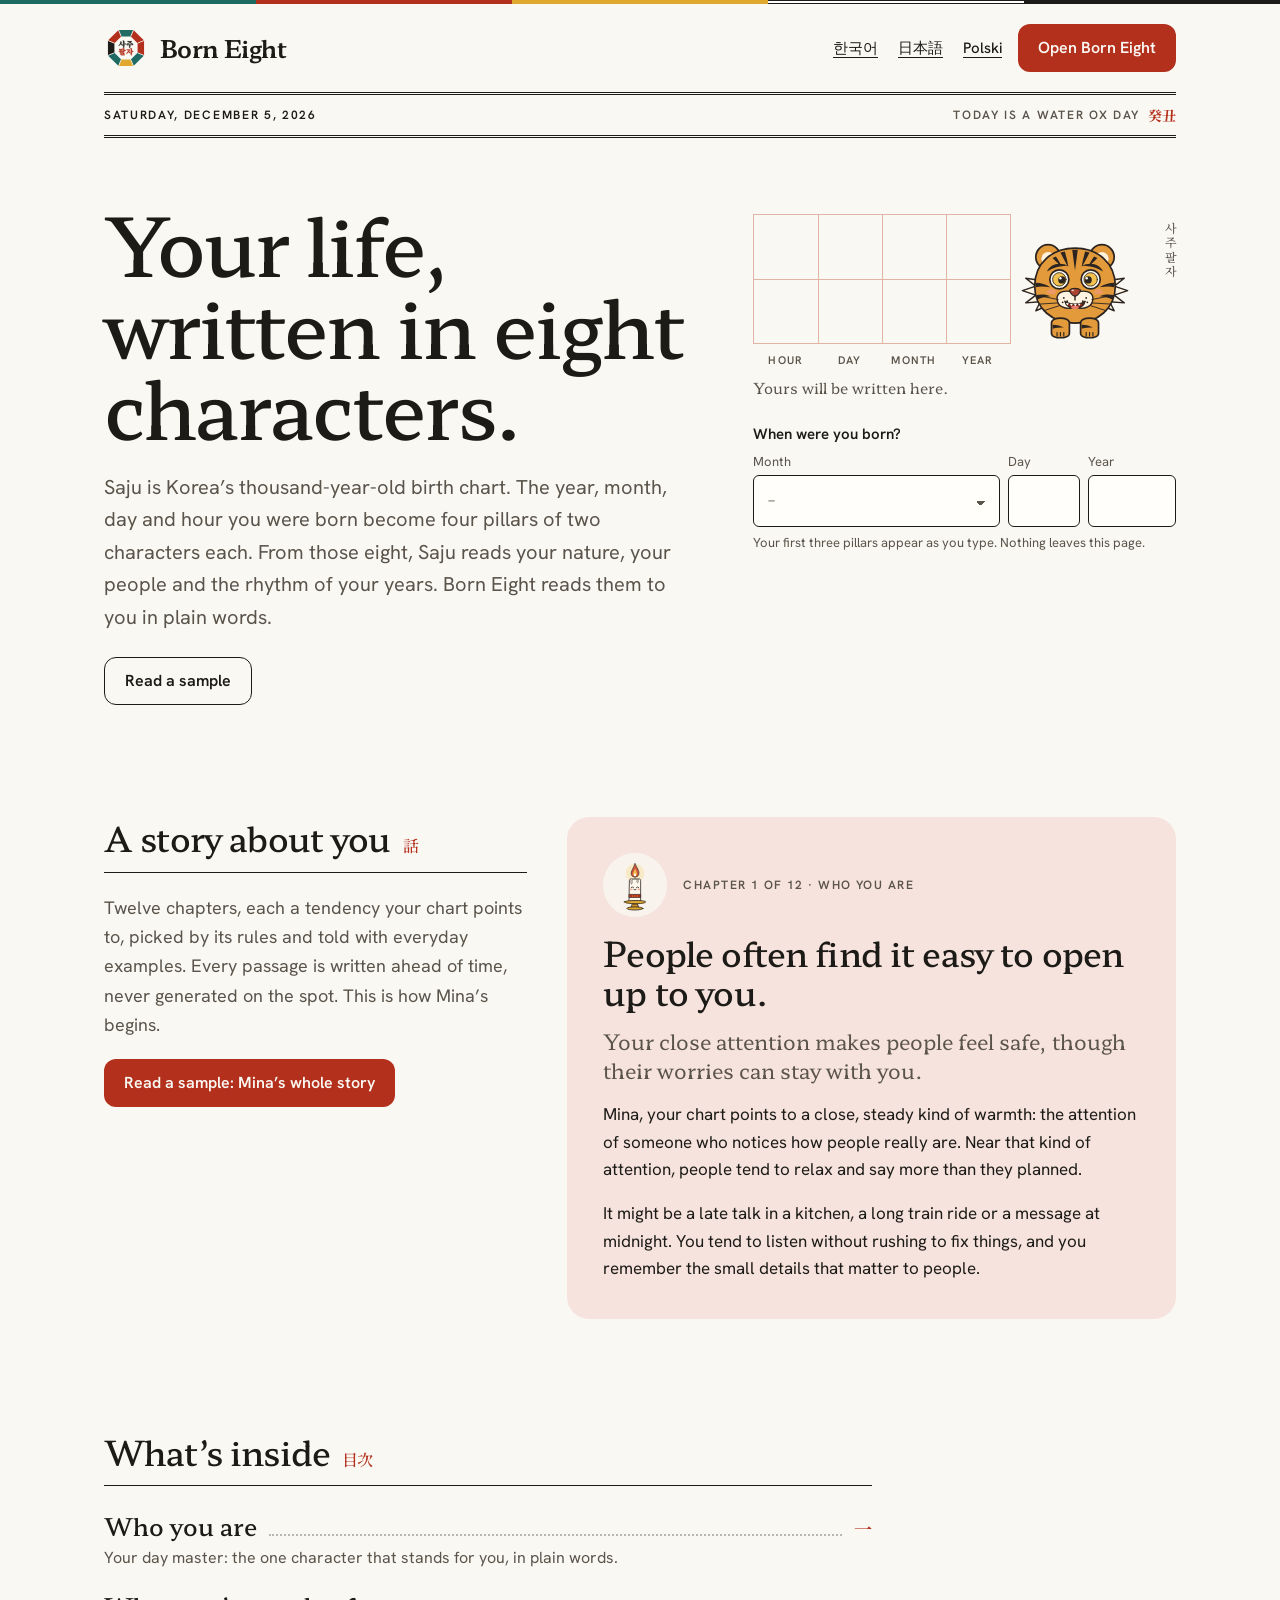
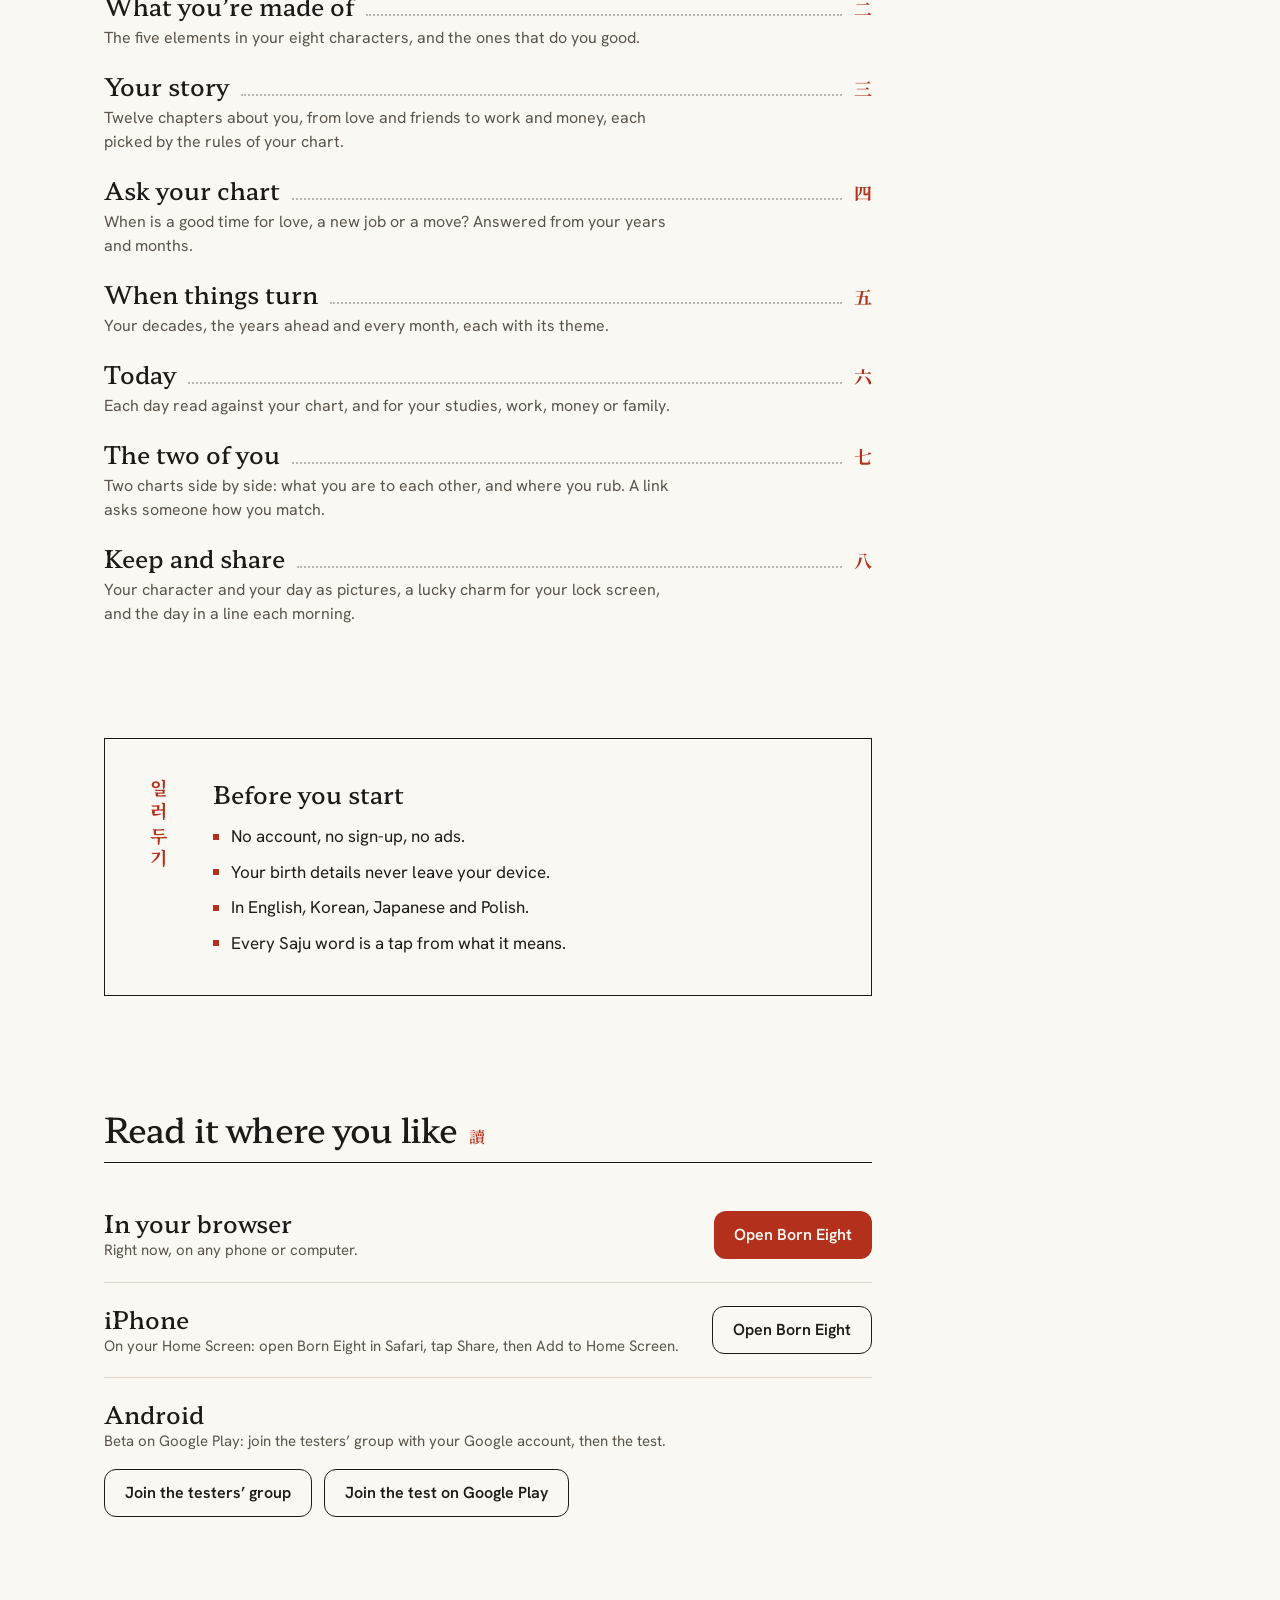
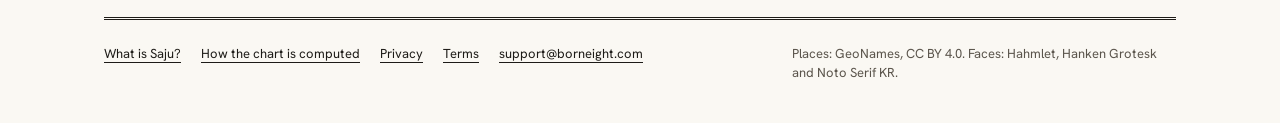
<file: index.html>
<!doctype html>
<html lang="en">
  <head>
    <meta charset="UTF-8" />
    <meta name="viewport" content="width=device-width, initial-scale=1.0, viewport-fit=cover" />
    <meta name="theme-color" content="#faf8f3" />
    <title>Born Eight · Your Korean birth chart, in plain words</title>
    <meta name="description" content="Born Eight reads Saju (사주), Korea’s traditional birth chart, in plain words. See your first pillars as you type your birthday, then read the whole chart in plain words, and a story about you in twelve chapters, in English, Korean, Japanese or Polish. No account; your birth details never leave your device." />
    <meta name="author" content="Vardius" />
    <meta property="og:title" content="Born Eight · Your life, written in eight characters" />
    <meta property="og:description" content="Korea’s traditional birth chart, read to you in plain words. No account; your birth details never leave your device." />
    <meta property="og:type" content="website" />
    <meta property="og:url" content="https://borneight.com/" />
    <link rel="icon" type="image/svg+xml" href="/icon.svg" />
    <link rel="apple-touch-icon" href="/apple-touch-icon.png" />
    <link rel="manifest" href="/manifest.json" />
    <script>
      // Old chart links (?d=…) and charts shared with a link (#chart…, #match…) open in the app.
      (function () {
        var q = location.search;
        var h = location.hash;
        if (/[?&]p?d=/.test(q) || /^#(chart|match)/.test(h)) location.replace('app/' + q + h);
      })();
    </script>
    <script type="module" crossorigin src="/assets/index-BvB__N6p.js"></script>
    <link rel="modulepreload" crossorigin href="/assets/index-ChXfZwgQ.js">
    <link rel="modulepreload" crossorigin href="/assets/textZoom-DqCVF7bj.js">
    <link rel="stylesheet" crossorigin href="/assets/index-DM0V3piI.css">
    <link rel="stylesheet" crossorigin href="/assets/textZoom-BVEE__nB.css">
  </head>
  <body>
    <div id="root"></div>
  </body>
</html>
</file>
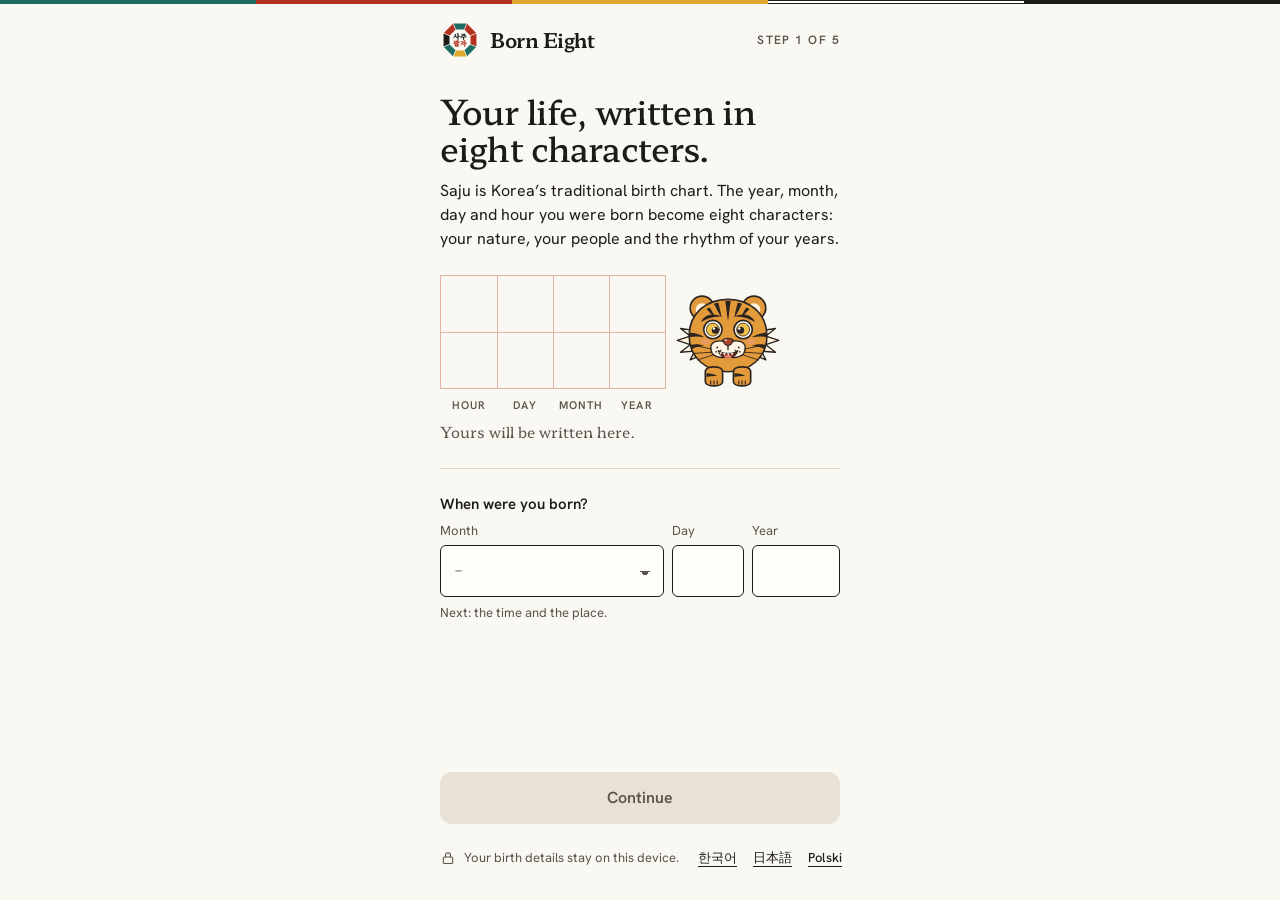
<file: app/index.html>
<!doctype html>
<html lang="en">
  <head>
    <meta charset="UTF-8" />
    <meta name="viewport" content="width=device-width, initial-scale=1.0, viewport-fit=cover" />
    <meta name="theme-color" content="#faf8f3" />
    <meta name="description" content="Your Korean four-pillar birth chart (사주), explained in plain words. Private: it never leaves your device." />
    <link rel="icon" type="image/svg+xml" href="/icon.svg" />
    <link rel="apple-touch-icon" href="/apple-touch-icon.png" />
    <link rel="manifest" href="/manifest.json" />
    <title>Born Eight</title>
    <script type="module" crossorigin src="/assets/app-DgrJyC-t.js"></script>
    <link rel="modulepreload" crossorigin href="/assets/index-ChXfZwgQ.js">
    <link rel="modulepreload" crossorigin href="/assets/textZoom-DqCVF7bj.js">
    <link rel="stylesheet" crossorigin href="/assets/index-DM0V3piI.css">
    <link rel="stylesheet" crossorigin href="/assets/textZoom-BVEE__nB.css">
  </head>
  <body>
    <div id="root"></div>
  </body>
</html>
</file>
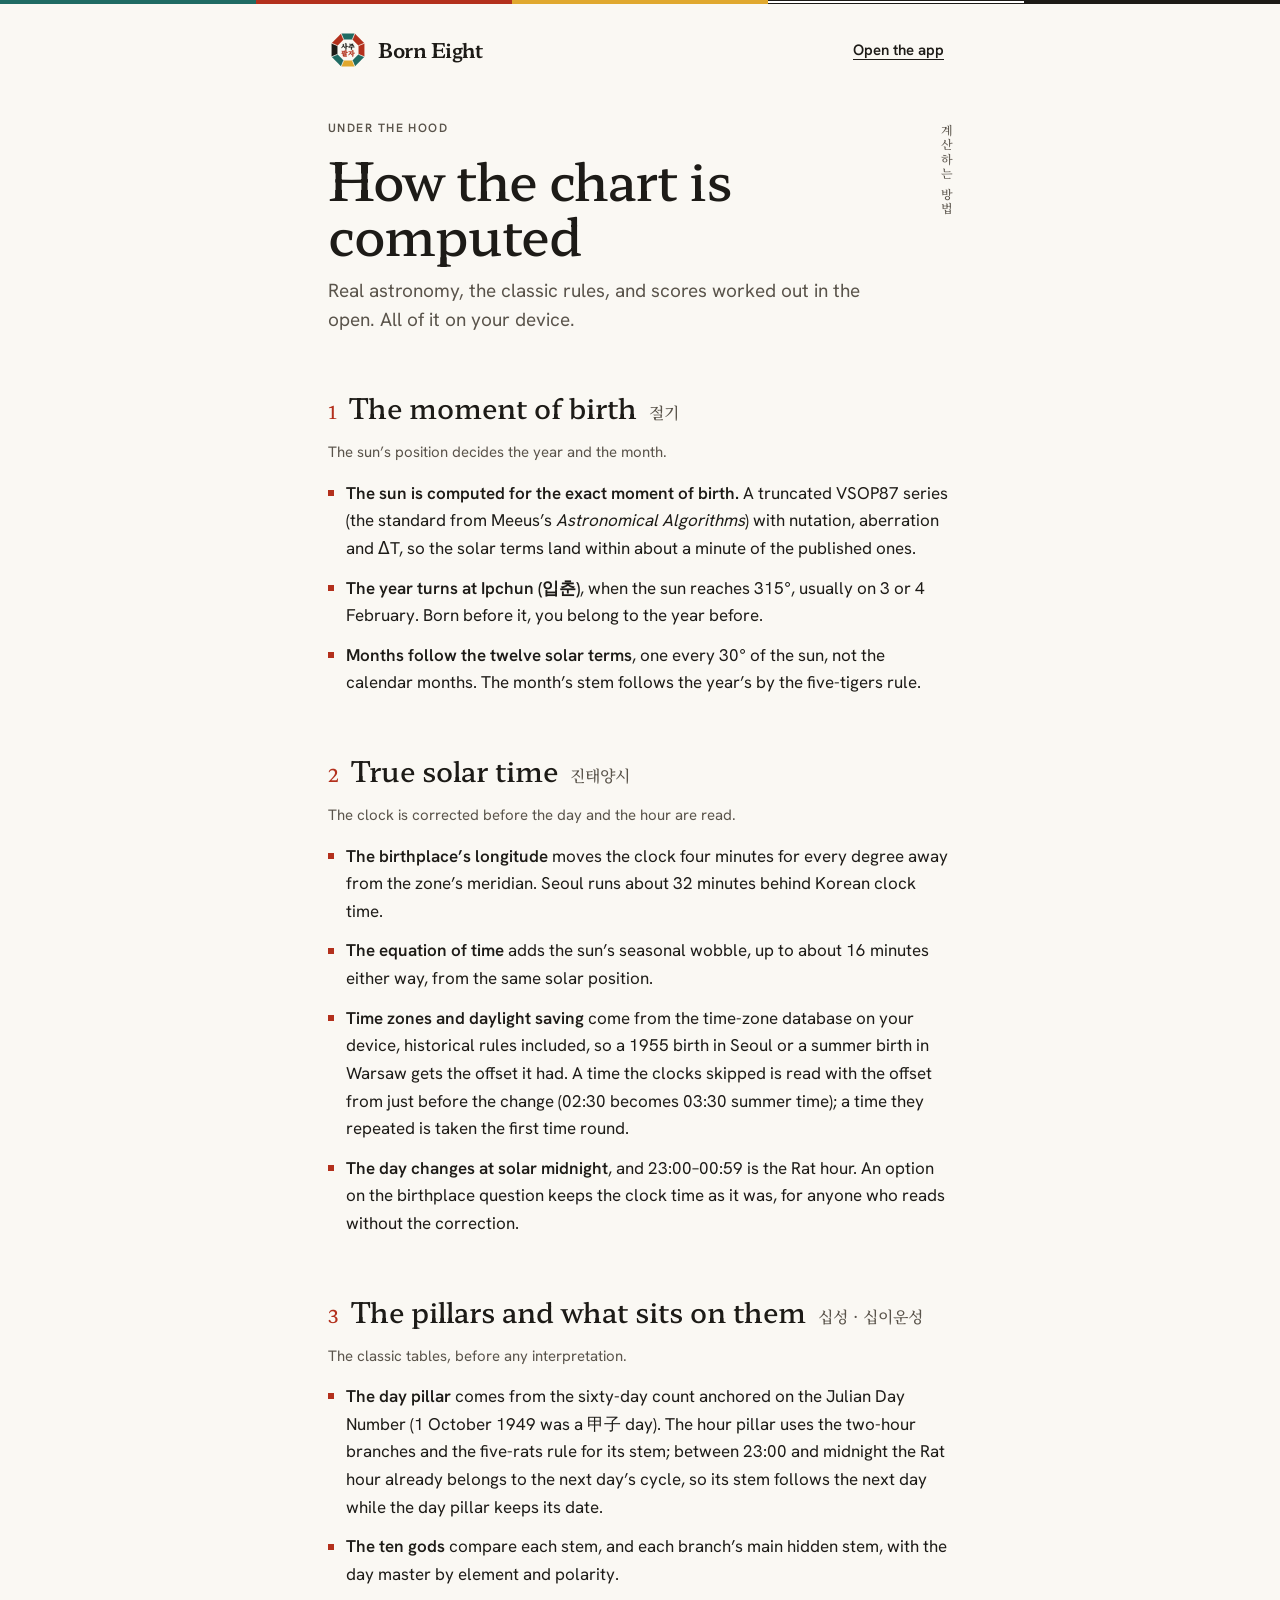
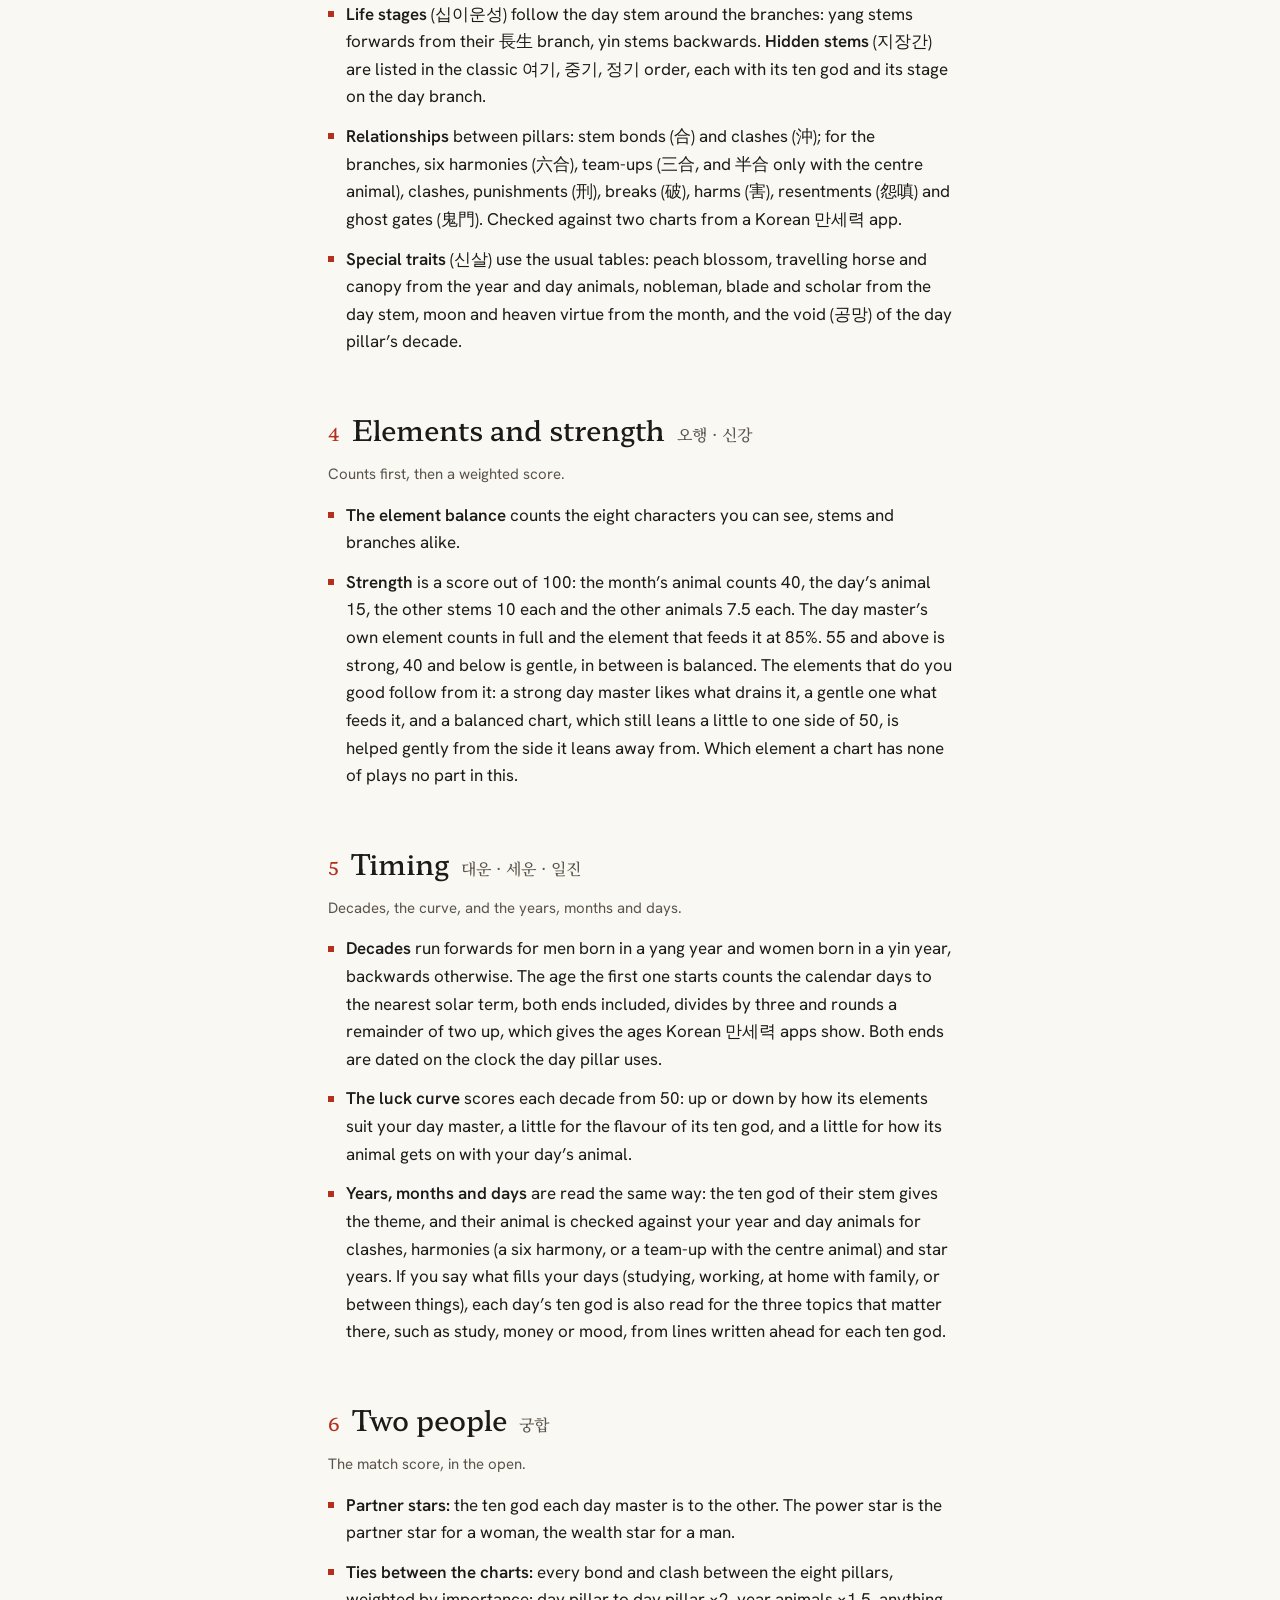
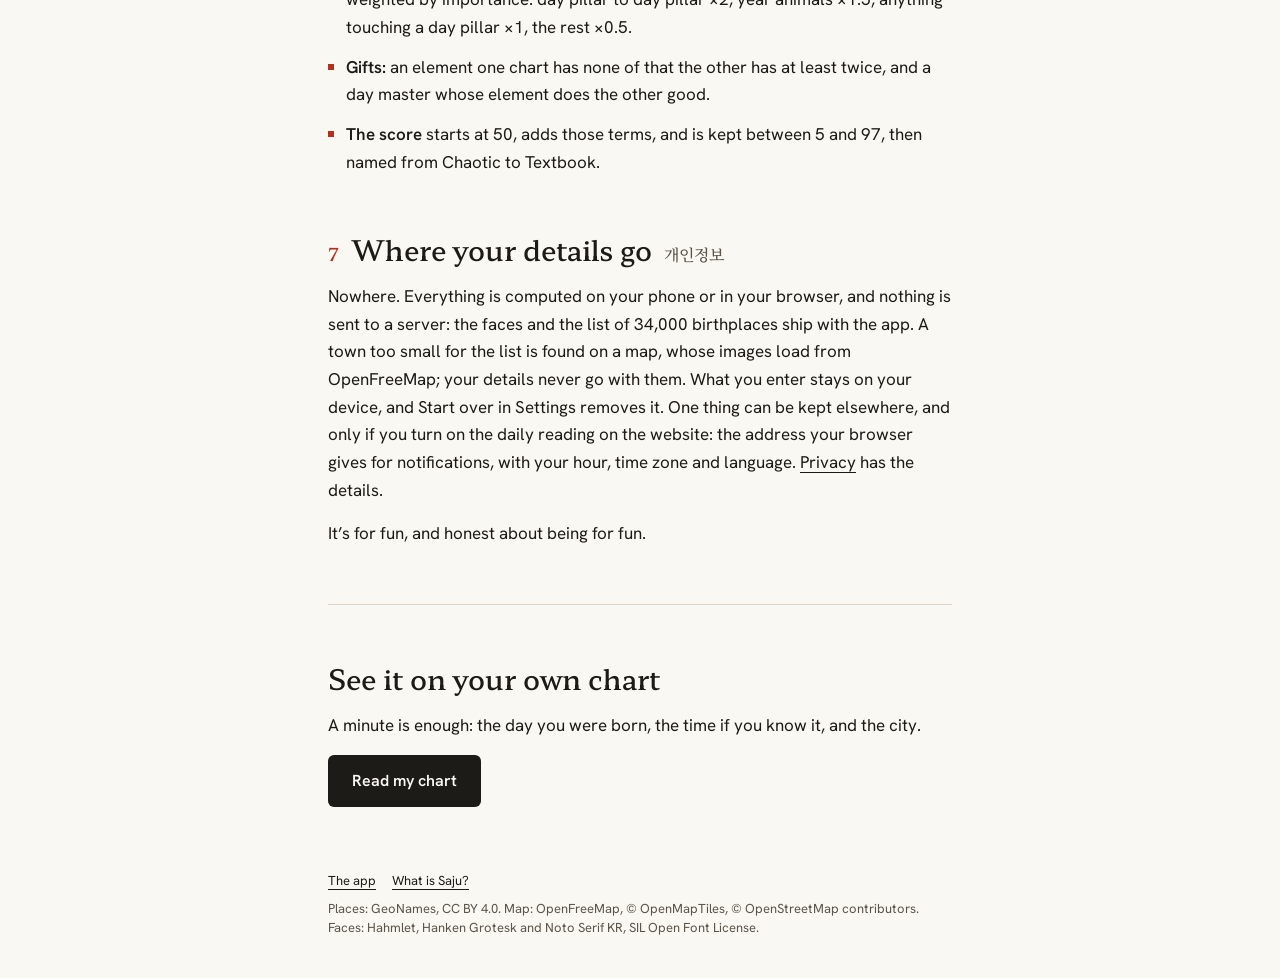
<file: how-it-works.html>
<!doctype html>
<html lang="en">
  <head>
    <meta charset="UTF-8" />
    <meta name="viewport" content="width=device-width, initial-scale=1.0, viewport-fit=cover" />
    <meta name="theme-color" content="#faf8f3" />
    <title>How the chart is computed · Born Eight</title>
    <meta name="description" content="How Born Eight computes a four-pillar chart: real solar terms, true solar time, the day count, the ten gods, strength, the decades, the luck curve and compatibility. All on your device." />
    <meta name="author" content="Vardius" />
    <meta property="og:title" content="How the chart is computed · Born Eight" />
    <meta property="og:description" content="Real astronomy, the classic rules, and scores worked out in the open. Your birth details never leave your device." />
    <meta property="og:type" content="article" />
    <meta property="og:url" content="https://borneight.com/how-it-works.html" />
    <link rel="icon" type="image/svg+xml" href="icon.svg" />
    <link rel="apple-touch-icon" href="apple-touch-icon.png" />
    <link rel="manifest" href="manifest.json" />
    <script type="module" crossorigin src="/assets/index-ChXfZwgQ.js"></script>
    <script type="module" crossorigin src="/assets/article-BxRd8bWj.js"></script>
    <link rel="stylesheet" crossorigin href="/assets/index-DM0V3piI.css">
  </head>
  <body>
    <div aria-hidden="true" class="pointer-events-none fixed inset-x-0 top-0 z-50 bg-paper" style="height: max(4px, var(--inset-top))">
      <div class="flex h-1 w-full"><span class="flex-1 bg-wood"></span><span class="flex-1 bg-fire"></span><span class="flex-1 bg-earth"></span><span class="box-border flex-1 border-y border-ink bg-metal"></span><span class="flex-1 bg-water"></span></div>
    </div>

    <header class="mx-auto flex max-w-2xl items-center justify-between gap-4 px-6 pt-[calc(var(--inset-top)+1.75rem)]">
      <a href="./" class="inline-flex items-center gap-2.5 rounded-md text-ink no-underline focus-visible:outline-2 focus-visible:outline-offset-4 focus-visible:outline-seal">
        <img src="/icon.svg" alt="" aria-hidden="true" width="40" height="40" class="shrink-0" />
        <span class="font-display text-xl font-semibold tracking-tight">Born Eight</span>
      </a>
      <a href="app/" class="inline-flex min-h-11 items-center gap-1 rounded-md px-2 text-[15px] font-semibold text-ink underline decoration-1 underline-offset-4 focus-visible:outline-2 focus-visible:outline-seal">Open the app</a>
    </header>

    <main class="mx-auto flex max-w-2xl flex-col gap-14 px-6 pt-12 pb-16">
      <div class="relative flex flex-col gap-4 pr-8">
        <p class="m-0 text-xs font-semibold tracking-[0.12em] text-ink-2 uppercase">Under the hood</p>
        <h1 class="m-0 font-display text-[40px] leading-[1.05] font-medium tracking-tight sm:text-[52px]">How the chart is computed</h1>
        <p class="m-0 max-w-[34rem] text-[19px] leading-normal text-ink-2">Real astronomy, the classic rules, and scores worked out in the open. All of it on your device.</p>
        <span aria-hidden="true" lang="ko" class="pointer-events-none absolute top-1 right-0 font-hanja text-xs leading-none font-medium tracking-[0.2em] text-ink-2 [writing-mode:vertical-rl]">계산하는 방법</span>
      </div>

      <section class="flex flex-col gap-4" aria-labelledby="moment">
        <h2 id="moment" class="m-0 flex flex-wrap items-baseline gap-x-3 font-display text-[28px] leading-tight font-medium"><span aria-hidden="true" class="text-lg text-seal">1</span>The moment of birth <span lang="ko" class="font-hanja text-base font-medium text-ink-2">절기</span></h2>
        <p class="m-0 text-[15px] text-ink-2">The sun’s position decides the year and the month.</p>
        <ul role="list" class="m-0 flex list-none flex-col gap-3 p-0">
          <li class="flex gap-3 text-[17px] leading-relaxed"><span aria-hidden="true" class="mt-[0.6em] size-1.5 shrink-0 bg-seal"></span><span><b class="font-semibold">The sun is computed for the exact moment of birth.</b> A truncated VSOP87 series (the standard from Meeus’s <em>Astronomical Algorithms</em>) with nutation, aberration and ΔT, so the solar terms land within about a minute of the published ones.</span></li>
          <li class="flex gap-3 text-[17px] leading-relaxed"><span aria-hidden="true" class="mt-[0.6em] size-1.5 shrink-0 bg-seal"></span><span><b class="font-semibold">The year turns at Ipchun (입춘)</b>, when the sun reaches 315°, usually on 3 or 4 February. Born before it, you belong to the year before.</span></li>
          <li class="flex gap-3 text-[17px] leading-relaxed"><span aria-hidden="true" class="mt-[0.6em] size-1.5 shrink-0 bg-seal"></span><span><b class="font-semibold">Months follow the twelve solar terms</b>, one every 30° of the sun, not the calendar months. The month’s stem follows the year’s by the five-tigers rule.</span></li>
        </ul>
      </section>

      <section class="flex flex-col gap-4" aria-labelledby="solar">
        <h2 id="solar" class="m-0 flex flex-wrap items-baseline gap-x-3 font-display text-[28px] leading-tight font-medium"><span aria-hidden="true" class="text-lg text-seal">2</span>True solar time <span lang="ko" class="font-hanja text-base font-medium text-ink-2">진태양시</span></h2>
        <p class="m-0 text-[15px] text-ink-2">The clock is corrected before the day and the hour are read.</p>
        <ul role="list" class="m-0 flex list-none flex-col gap-3 p-0">
          <li class="flex gap-3 text-[17px] leading-relaxed"><span aria-hidden="true" class="mt-[0.6em] size-1.5 shrink-0 bg-seal"></span><span><b class="font-semibold">The birthplace’s longitude</b> moves the clock four minutes for every degree away from the zone’s meridian. Seoul runs about 32 minutes behind Korean clock time.</span></li>
          <li class="flex gap-3 text-[17px] leading-relaxed"><span aria-hidden="true" class="mt-[0.6em] size-1.5 shrink-0 bg-seal"></span><span><b class="font-semibold">The equation of time</b> adds the sun’s seasonal wobble, up to about 16 minutes either way, from the same solar position.</span></li>
          <li class="flex gap-3 text-[17px] leading-relaxed"><span aria-hidden="true" class="mt-[0.6em] size-1.5 shrink-0 bg-seal"></span><span><b class="font-semibold">Time zones and daylight saving</b> come from the time-zone database on your device, historical rules included, so a 1955 birth in Seoul or a summer birth in Warsaw gets the offset it had. A time the clocks skipped is read with the offset from just before the change (02:30 becomes 03:30 summer time); a time they repeated is taken the first time round.</span></li>
          <li class="flex gap-3 text-[17px] leading-relaxed"><span aria-hidden="true" class="mt-[0.6em] size-1.5 shrink-0 bg-seal"></span><span><b class="font-semibold">The day changes at solar midnight</b>, and 23:00–00:59 is the Rat hour. An option on the birthplace question keeps the clock time as it was, for anyone who reads without the correction.</span></li>
        </ul>
      </section>

      <section class="flex flex-col gap-4" aria-labelledby="table">
        <h2 id="table" class="m-0 flex flex-wrap items-baseline gap-x-3 font-display text-[28px] leading-tight font-medium"><span aria-hidden="true" class="text-lg text-seal">3</span>The pillars and what sits on them <span lang="ko" class="font-hanja text-base font-medium text-ink-2">십성 · 십이운성</span></h2>
        <p class="m-0 text-[15px] text-ink-2">The classic tables, before any interpretation.</p>
        <ul role="list" class="m-0 flex list-none flex-col gap-3 p-0">
          <li class="flex gap-3 text-[17px] leading-relaxed"><span aria-hidden="true" class="mt-[0.6em] size-1.5 shrink-0 bg-seal"></span><span><b class="font-semibold">The day pillar</b> comes from the sixty-day count anchored on the Julian Day Number (1 October 1949 was a <span lang="ko">甲子</span> day). The hour pillar uses the two-hour branches and the five-rats rule for its stem; between 23:00 and midnight the Rat hour already belongs to the next day’s cycle, so its stem follows the next day while the day pillar keeps its date.</span></li>
          <li class="flex gap-3 text-[17px] leading-relaxed"><span aria-hidden="true" class="mt-[0.6em] size-1.5 shrink-0 bg-seal"></span><span><b class="font-semibold">The ten gods</b> compare each stem, and each branch’s main hidden stem, with the day master by element and polarity.</span></li>
          <li class="flex gap-3 text-[17px] leading-relaxed"><span aria-hidden="true" class="mt-[0.6em] size-1.5 shrink-0 bg-seal"></span><span><b class="font-semibold">Life stages</b> (십이운성) follow the day stem around the branches: yang stems forwards from their <span lang="ko">長生</span> branch, yin stems backwards. <b class="font-semibold">Hidden stems</b> (지장간) are listed in the classic 여기, 중기, 정기 order, each with its ten god and its stage on the day branch.</span></li>
          <li class="flex gap-3 text-[17px] leading-relaxed"><span aria-hidden="true" class="mt-[0.6em] size-1.5 shrink-0 bg-seal"></span><span><b class="font-semibold">Relationships</b> between pillars: stem bonds (<span lang="ko">合</span>) and clashes (<span lang="ko">沖</span>); for the branches, six harmonies (<span lang="ko">六合</span>), team-ups (<span lang="ko">三合</span>, and <span lang="ko">半合</span> only with the centre animal), clashes, punishments (<span lang="ko">刑</span>), breaks (<span lang="ko">破</span>), harms (<span lang="ko">害</span>), resentments (<span lang="ko">怨嗔</span>) and ghost gates (<span lang="ko">鬼門</span>). Checked against two charts from a Korean 만세력 app.</span></li>
          <li class="flex gap-3 text-[17px] leading-relaxed"><span aria-hidden="true" class="mt-[0.6em] size-1.5 shrink-0 bg-seal"></span><span><b class="font-semibold">Special traits</b> (신살) use the usual tables: peach blossom, travelling horse and canopy from the year and day animals, nobleman, blade and scholar from the day stem, moon and heaven virtue from the month, and the void (공망) of the day pillar’s decade.</span></li>
        </ul>
      </section>

      <section class="flex flex-col gap-4" aria-labelledby="strength">
        <h2 id="strength" class="m-0 flex flex-wrap items-baseline gap-x-3 font-display text-[28px] leading-tight font-medium"><span aria-hidden="true" class="text-lg text-seal">4</span>Elements and strength <span lang="ko" class="font-hanja text-base font-medium text-ink-2">오행 · 신강</span></h2>
        <p class="m-0 text-[15px] text-ink-2">Counts first, then a weighted score.</p>
        <ul role="list" class="m-0 flex list-none flex-col gap-3 p-0">
          <li class="flex gap-3 text-[17px] leading-relaxed"><span aria-hidden="true" class="mt-[0.6em] size-1.5 shrink-0 bg-seal"></span><span><b class="font-semibold">The element balance</b> counts the eight characters you can see, stems and branches alike.</span></li>
          <li class="flex gap-3 text-[17px] leading-relaxed"><span aria-hidden="true" class="mt-[0.6em] size-1.5 shrink-0 bg-seal"></span><span><b class="font-semibold">Strength</b> is a score out of 100: the month’s animal counts 40, the day’s animal 15, the other stems 10 each and the other animals 7.5 each. The day master’s own element counts in full and the element that feeds it at 85%. 55 and above is strong, 40 and below is gentle, in between is balanced. The elements that do you good follow from it: a strong day master likes what drains it, a gentle one what feeds it, and a balanced chart, which still leans a little to one side of 50, is helped gently from the side it leans away from. Which element a chart has none of plays no part in this.</span></li>
        </ul>
      </section>

      <section class="flex flex-col gap-4" aria-labelledby="timing">
        <h2 id="timing" class="m-0 flex flex-wrap items-baseline gap-x-3 font-display text-[28px] leading-tight font-medium"><span aria-hidden="true" class="text-lg text-seal">5</span>Timing <span lang="ko" class="font-hanja text-base font-medium text-ink-2">대운 · 세운 · 일진</span></h2>
        <p class="m-0 text-[15px] text-ink-2">Decades, the curve, and the years, months and days.</p>
        <ul role="list" class="m-0 flex list-none flex-col gap-3 p-0">
          <li class="flex gap-3 text-[17px] leading-relaxed"><span aria-hidden="true" class="mt-[0.6em] size-1.5 shrink-0 bg-seal"></span><span><b class="font-semibold">Decades</b> run forwards for men born in a yang year and women born in a yin year, backwards otherwise. The age the first one starts counts the calendar days to the nearest solar term, both ends included, divides by three and rounds a remainder of two up, which gives the ages Korean 만세력 apps show. Both ends are dated on the clock the day pillar uses.</span></li>
          <li class="flex gap-3 text-[17px] leading-relaxed"><span aria-hidden="true" class="mt-[0.6em] size-1.5 shrink-0 bg-seal"></span><span><b class="font-semibold">The luck curve</b> scores each decade from 50: up or down by how its elements suit your day master, a little for the flavour of its ten god, and a little for how its animal gets on with your day’s animal.</span></li>
          <li class="flex gap-3 text-[17px] leading-relaxed"><span aria-hidden="true" class="mt-[0.6em] size-1.5 shrink-0 bg-seal"></span><span><b class="font-semibold">Years, months and days</b> are read the same way: the ten god of their stem gives the theme, and their animal is checked against your year and day animals for clashes, harmonies (a six harmony, or a team-up with the centre animal) and star years. If you say what fills your days (studying, working, at home with family, or between things), each day’s ten god is also read for the three topics that matter there, such as study, money or mood, from lines written ahead for each ten god.</span></li>
        </ul>
      </section>

      <section class="flex flex-col gap-4" aria-labelledby="match">
        <h2 id="match" class="m-0 flex flex-wrap items-baseline gap-x-3 font-display text-[28px] leading-tight font-medium"><span aria-hidden="true" class="text-lg text-seal">6</span>Two people <span lang="ko" class="font-hanja text-base font-medium text-ink-2">궁합</span></h2>
        <p class="m-0 text-[15px] text-ink-2">The match score, in the open.</p>
        <ul role="list" class="m-0 flex list-none flex-col gap-3 p-0">
          <li class="flex gap-3 text-[17px] leading-relaxed"><span aria-hidden="true" class="mt-[0.6em] size-1.5 shrink-0 bg-seal"></span><span><b class="font-semibold">Partner stars:</b> the ten god each day master is to the other. The power star is the partner star for a woman, the wealth star for a man.</span></li>
          <li class="flex gap-3 text-[17px] leading-relaxed"><span aria-hidden="true" class="mt-[0.6em] size-1.5 shrink-0 bg-seal"></span><span><b class="font-semibold">Ties between the charts:</b> every bond and clash between the eight pillars, weighted by importance: day pillar to day pillar ×2, year animals ×1.5, anything touching a day pillar ×1, the rest ×0.5.</span></li>
          <li class="flex gap-3 text-[17px] leading-relaxed"><span aria-hidden="true" class="mt-[0.6em] size-1.5 shrink-0 bg-seal"></span><span><b class="font-semibold">Gifts:</b> an element one chart has none of that the other has at least twice, and a day master whose element does the other good.</span></li>
          <li class="flex gap-3 text-[17px] leading-relaxed"><span aria-hidden="true" class="mt-[0.6em] size-1.5 shrink-0 bg-seal"></span><span><b class="font-semibold">The score</b> starts at 50, adds those terms, and is kept between 5 and 97, then named from Chaotic to Textbook.</span></li>
        </ul>
      </section>

      <section class="flex flex-col gap-4" aria-labelledby="data">
        <h2 id="data" class="m-0 flex flex-wrap items-baseline gap-x-3 font-display text-[28px] leading-tight font-medium"><span aria-hidden="true" class="text-lg text-seal">7</span>Where your details go <span lang="ko" class="font-hanja text-base font-medium text-ink-2">개인정보</span></h2>
        <p class="m-0 text-[17px] leading-relaxed">Nowhere. Everything is computed on your phone or in your browser, and nothing is sent to a server: the faces and the list of 34,000 birthplaces ship with the app. A town too small for the list is found on a map, whose images load from OpenFreeMap; your details never go with them. What you enter stays on your device, and Start over in Settings removes it. One thing can be kept elsewhere, and only if you turn on the daily reading on the website: the address your browser gives for notifications, with your hour, time zone and language. <a href="privacy.html#daily" class="text-ink underline decoration-1 underline-offset-4">Privacy</a> has the details.</p>
        <p class="m-0 text-[17px] leading-relaxed">It’s for fun, and honest about being for fun.</p>
      </section>

      <hr class="m-0 border-0 border-t border-hairline" />

      <section class="flex flex-col items-start gap-4" aria-labelledby="yours">
        <h2 id="yours" class="m-0 font-display text-[28px] leading-tight font-medium">See it on your own chart</h2>
        <p class="m-0 text-[17px] leading-relaxed">A minute is enough: the day you were born, the time if you know it, and the city.</p>
        <a href="app/" class="inline-flex min-h-13 items-center justify-center rounded-md bg-ink px-6 text-base font-semibold text-paper no-underline active:bg-ink/85 focus-visible:outline-2 focus-visible:outline-offset-2 focus-visible:outline-seal">Read my chart</a>
      </section>
    </main>

    <footer class="mx-auto flex max-w-2xl flex-col gap-2 px-6 pb-[calc(var(--inset-bottom)+2.5rem)] text-[13px] leading-normal text-ink-2">
      <nav aria-label="Born Eight pages" class="flex flex-wrap gap-x-4 gap-y-1">
        <a href="app/" class="text-ink underline decoration-1 underline-offset-4">The app</a>
        <a href="what-is-saju.html" class="text-ink underline decoration-1 underline-offset-4">What is Saju?</a>
      </nav>
      <p class="m-0">Places: GeoNames, CC BY 4.0. Map: OpenFreeMap, © OpenMapTiles, © OpenStreetMap contributors. Faces: Hahmlet, Hanken Grotesk and Noto Serif KR, SIL Open Font License.</p>
    </footer>
  </body>
</html>
</file>
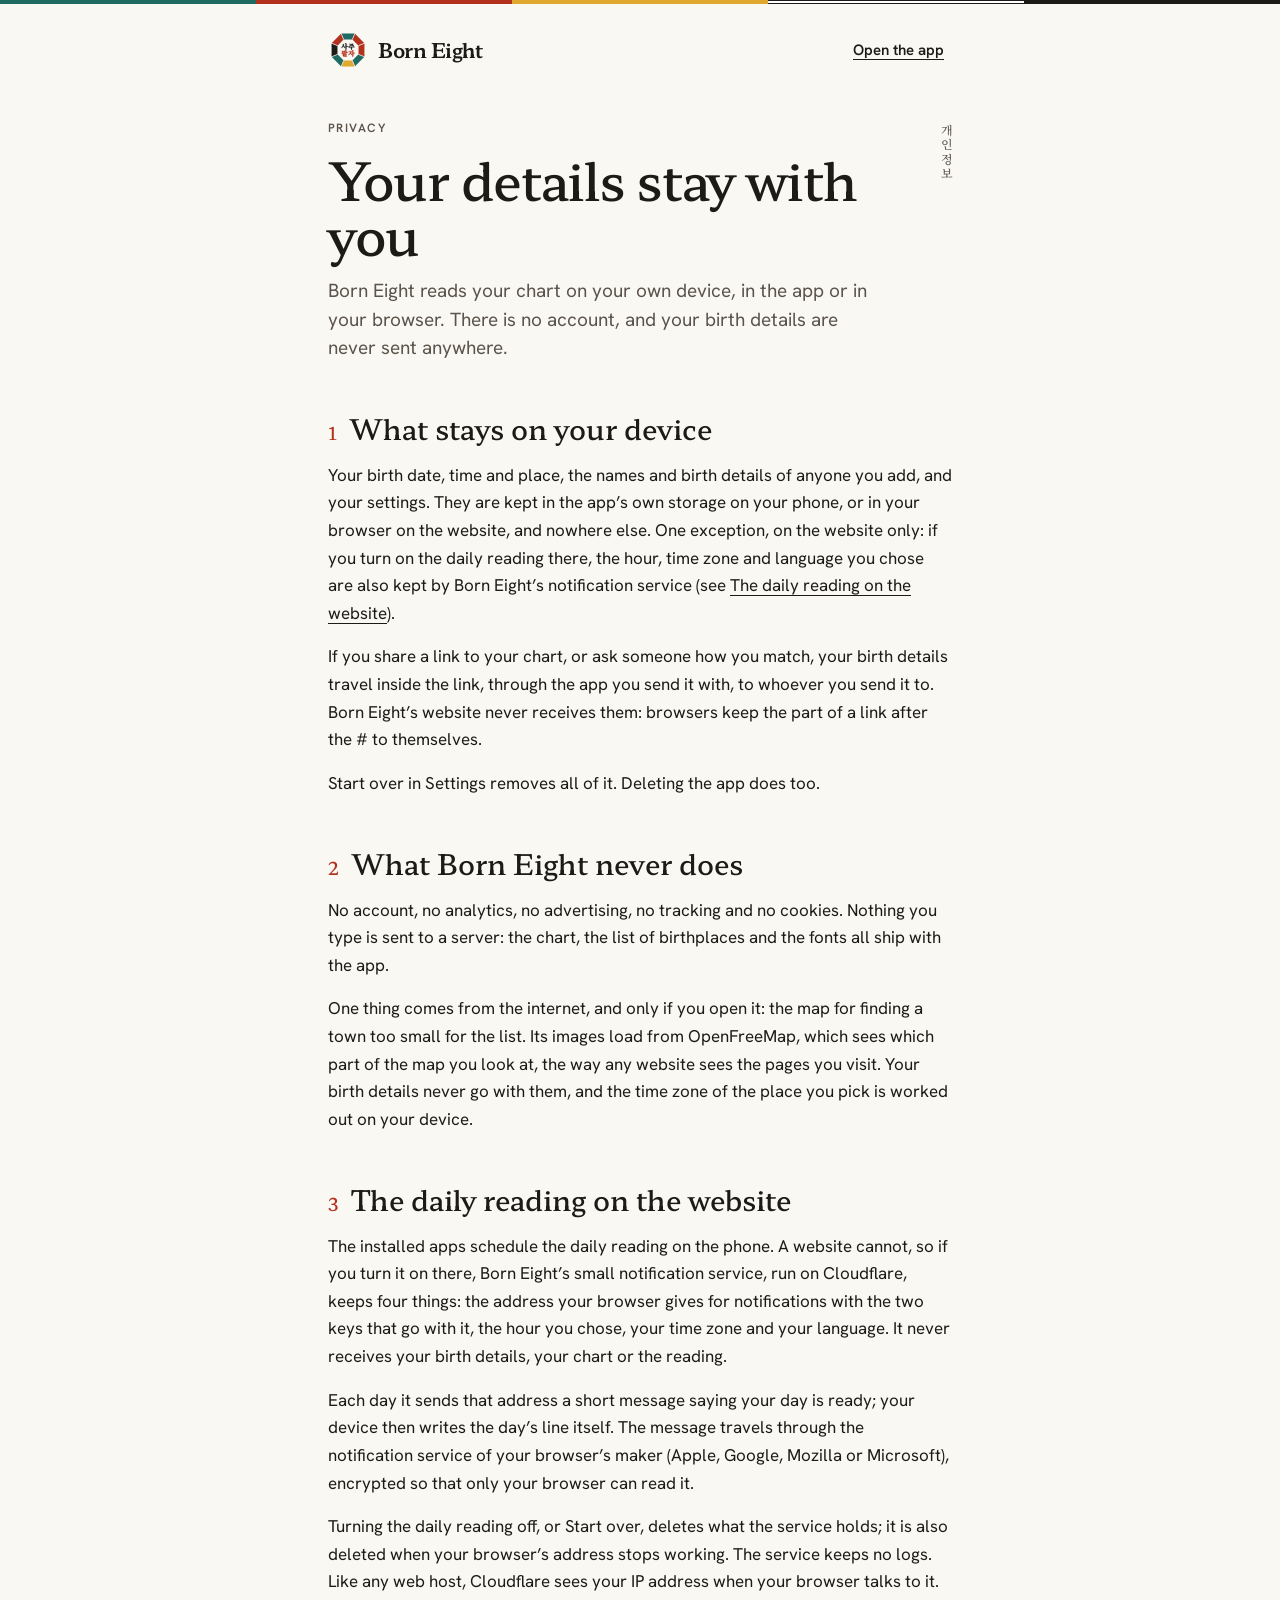
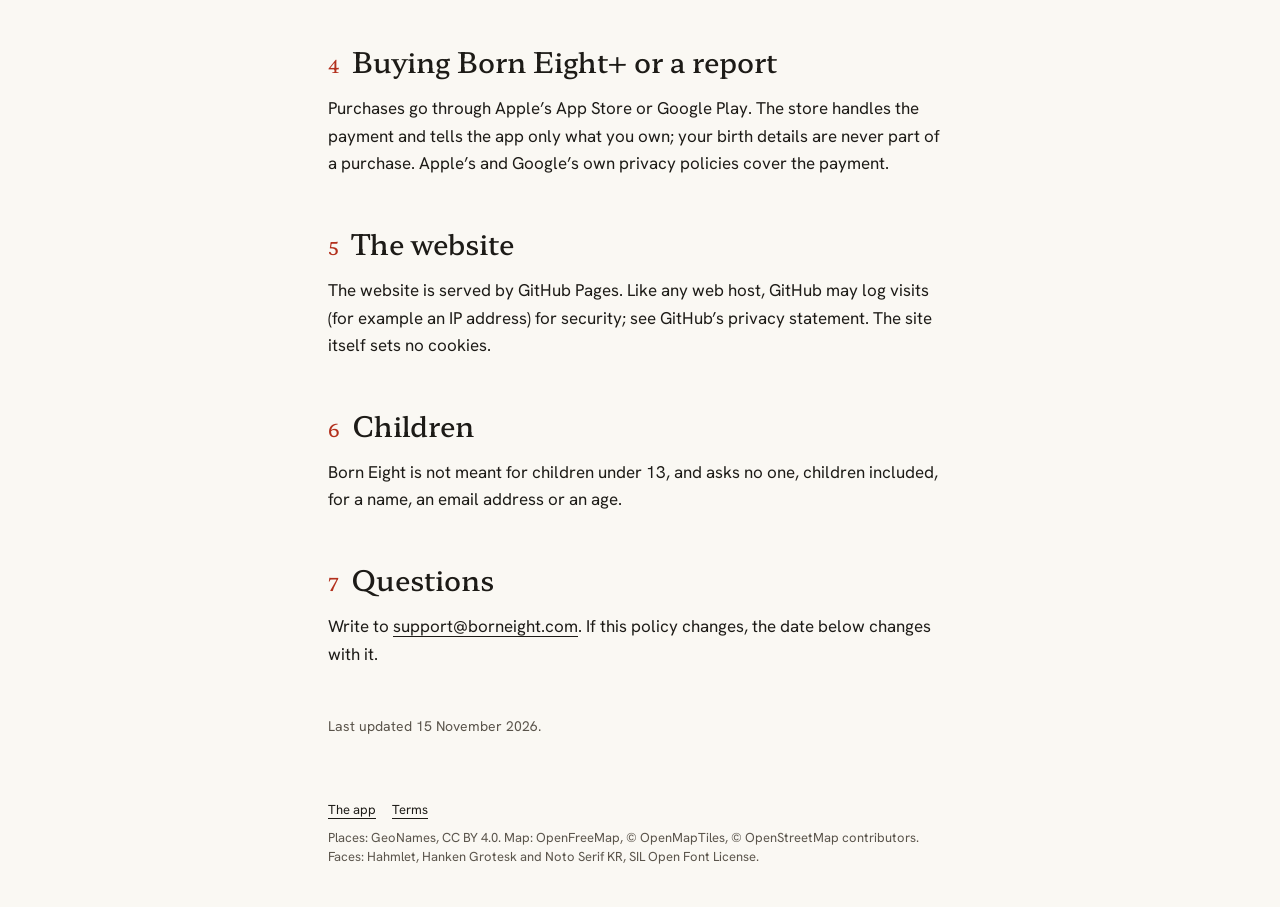
<file: privacy.html>
<!doctype html>
<html lang="en">
  <head>
    <meta charset="UTF-8" />
    <meta name="viewport" content="width=device-width, initial-scale=1.0, viewport-fit=cover" />
    <meta name="theme-color" content="#faf8f3" />
    <title>Privacy · Born Eight</title>
    <meta name="description" content="What Born Eight keeps, where, and what it never sends anywhere." />
    <meta name="author" content="Vardius" />
    <meta property="og:title" content="Privacy · Born Eight" />
    <meta property="og:description" content="What Born Eight keeps, where, and what it never sends anywhere." />
    <meta property="og:type" content="website" />
    <meta property="og:url" content="https://borneight.com/privacy.html" />
    <link rel="icon" type="image/svg+xml" href="icon.svg" />
    <link rel="apple-touch-icon" href="apple-touch-icon.png" />
    <link rel="manifest" href="manifest.json" />
    <script type="module" crossorigin src="/assets/index-ChXfZwgQ.js"></script>
    <script type="module" crossorigin src="/assets/article-BxRd8bWj.js"></script>
    <link rel="stylesheet" crossorigin href="/assets/index-DM0V3piI.css">
  </head>
  <body>
    <div aria-hidden="true" class="pointer-events-none fixed inset-x-0 top-0 z-50 bg-paper" style="height: max(4px, var(--inset-top))">
      <div class="flex h-1 w-full"><span class="flex-1 bg-wood"></span><span class="flex-1 bg-fire"></span><span class="flex-1 bg-earth"></span><span class="box-border flex-1 border-y border-ink bg-metal"></span><span class="flex-1 bg-water"></span></div>
    </div>

    <header class="mx-auto flex max-w-2xl items-center justify-between gap-4 px-6 pt-[calc(var(--inset-top)+1.75rem)]">
      <a href="./" class="inline-flex items-center gap-2.5 rounded-md text-ink no-underline focus-visible:outline-2 focus-visible:outline-offset-4 focus-visible:outline-seal">
        <img src="/icon.svg" alt="" aria-hidden="true" width="40" height="40" class="shrink-0" />
        <span class="font-display text-xl font-semibold tracking-tight">Born Eight</span>
      </a>
      <a href="app/" class="inline-flex min-h-11 items-center gap-1 rounded-md px-2 text-[15px] font-semibold text-ink underline decoration-1 underline-offset-4 focus-visible:outline-2 focus-visible:outline-seal">Open the app</a>
    </header>

    <main class="mx-auto flex max-w-2xl flex-col gap-12 px-6 pt-12 pb-16">
      <div class="relative flex flex-col gap-4 pr-8">
        <p class="m-0 text-xs font-semibold tracking-[0.12em] text-ink-2 uppercase">Privacy</p>
        <h1 class="m-0 font-display text-[40px] leading-[1.05] font-medium tracking-tight sm:text-[52px]">Your details stay with you</h1>
        <p class="m-0 max-w-[34rem] text-[19px] leading-normal text-ink-2">Born Eight reads your chart on your own device, in the app or in your browser. There is no account, and your birth details are never sent anywhere.</p>
        <span aria-hidden="true" lang="ko" class="pointer-events-none absolute top-1 right-0 font-hanja text-xs leading-none font-medium tracking-[0.2em] text-ink-2 [writing-mode:vertical-rl]">개인정보</span>
      </div>

      <section class="flex flex-col gap-4" aria-labelledby="device">
        <h2 id="device" class="m-0 flex flex-wrap items-baseline gap-x-3 font-display text-[28px] leading-tight font-medium"><span aria-hidden="true" class="text-lg text-seal">1</span>What stays on your device</h2>
        <p class="m-0 text-[17px] leading-relaxed">Your birth date, time and place, the names and birth details of anyone you add, and your settings. They are kept in the app’s own storage on your phone, or in your browser on the website, and nowhere else. One exception, on the website only: if you turn on the daily reading there, the hour, time zone and language you chose are also kept by Born Eight’s notification service (see <a href="#daily" class="text-ink underline decoration-1 underline-offset-4">The daily reading on the website</a>).</p>
        <p class="m-0 text-[17px] leading-relaxed">If you share a link to your chart, or ask someone how you match, your birth details travel inside the link, through the app you send it with, to whoever you send it to. Born Eight’s website never receives them: browsers keep the part of a link after the # to themselves.</p>
        <p class="m-0 text-[17px] leading-relaxed">Start over in Settings removes all of it. Deleting the app does too.</p>
      </section>

      <section class="flex flex-col gap-4" aria-labelledby="never">
        <h2 id="never" class="m-0 flex flex-wrap items-baseline gap-x-3 font-display text-[28px] leading-tight font-medium"><span aria-hidden="true" class="text-lg text-seal">2</span>What Born Eight never does</h2>
        <p class="m-0 text-[17px] leading-relaxed">No account, no analytics, no advertising, no tracking and no cookies. Nothing you type is sent to a server: the chart, the list of birthplaces and the fonts all ship with the app.</p>
        <p class="m-0 text-[17px] leading-relaxed">One thing comes from the internet, and only if you open it: the map for finding a town too small for the list. Its images load from OpenFreeMap, which sees which part of the map you look at, the way any website sees the pages you visit. Your birth details never go with them, and the time zone of the place you pick is worked out on your device.</p>
      </section>

      
      <section class="flex flex-col gap-4" aria-labelledby="daily">
        <h2 id="daily" class="m-0 flex flex-wrap items-baseline gap-x-3 font-display text-[28px] leading-tight font-medium"><span aria-hidden="true" class="text-lg text-seal">3</span>The daily reading on the website</h2>
        <p class="m-0 text-[17px] leading-relaxed">The installed apps schedule the daily reading on the phone. A website cannot, so if you turn it on there, Born Eight’s small notification service, run on Cloudflare, keeps four things: the address your browser gives for notifications with the two keys that go with it, the hour you chose, your time zone and your language. It never receives your birth details, your chart or the reading.</p>
        <p class="m-0 text-[17px] leading-relaxed">Each day it sends that address a short message saying your day is ready; your device then writes the day’s line itself. The message travels through the notification service of your browser’s maker (Apple, Google, Mozilla or Microsoft), encrypted so that only your browser can read it.</p>
        <p class="m-0 text-[17px] leading-relaxed">Turning the daily reading off, or Start over, deletes what the service holds; it is also deleted when your browser’s address stops working. The service keeps no logs. Like any web host, Cloudflare sees your IP address when your browser talks to it.</p>
      </section>
      

      <section class="flex flex-col gap-4" aria-labelledby="buying">
        <h2 id="buying" class="m-0 flex flex-wrap items-baseline gap-x-3 font-display text-[28px] leading-tight font-medium"><span aria-hidden="true" class="text-lg text-seal">4</span>Buying Born Eight+ or a report</h2>
        <p class="m-0 text-[17px] leading-relaxed">Purchases go through Apple’s App Store or Google Play. The store handles the payment and tells the app only what you own; your birth details are never part of a purchase. Apple’s and Google’s own privacy policies cover the payment.</p>
        </section>

      <section class="flex flex-col gap-4" aria-labelledby="site">
        <h2 id="site" class="m-0 flex flex-wrap items-baseline gap-x-3 font-display text-[28px] leading-tight font-medium"><span aria-hidden="true" class="text-lg text-seal">5</span>The website</h2>
        <p class="m-0 text-[17px] leading-relaxed">The website is served by GitHub Pages. Like any web host, GitHub may log visits (for example an IP address) for security; see GitHub’s privacy statement. The site itself sets no cookies.</p>
      </section>

      <section class="flex flex-col gap-4" aria-labelledby="children">
        <h2 id="children" class="m-0 flex flex-wrap items-baseline gap-x-3 font-display text-[28px] leading-tight font-medium"><span aria-hidden="true" class="text-lg text-seal">6</span>Children</h2>
        <p class="m-0 text-[17px] leading-relaxed">Born Eight is not meant for children under 13, and asks no one, children included, for a name, an email address or an age.</p>
      </section>

      <section class="flex flex-col gap-4" aria-labelledby="contact">
        <h2 id="contact" class="m-0 flex flex-wrap items-baseline gap-x-3 font-display text-[28px] leading-tight font-medium"><span aria-hidden="true" class="text-lg text-seal">7</span>Questions</h2>
        <p class="m-0 text-[17px] leading-relaxed">Write to <a href="mailto:support@borneight.com" class="text-ink underline decoration-1 underline-offset-4">support@borneight.com</a>. If this policy changes, the date below changes with it.</p>
      </section>

      <p class="m-0 text-sm text-ink-2">Last updated 15 November 2026.</p>
    </main>

    <footer class="mx-auto flex max-w-2xl flex-col gap-2 px-6 pb-[calc(var(--inset-bottom)+2.5rem)] text-[13px] leading-normal text-ink-2">
      <nav aria-label="Born Eight pages" class="flex flex-wrap gap-x-4 gap-y-1">
        <a href="app/" class="text-ink underline decoration-1 underline-offset-4">The app</a>
        <a href="terms.html" class="text-ink underline decoration-1 underline-offset-4">Terms</a></nav>
      <p class="m-0">Places: GeoNames, CC BY 4.0. Map: OpenFreeMap, © OpenMapTiles, © OpenStreetMap contributors. Faces: Hahmlet, Hanken Grotesk and Noto Serif KR, SIL Open Font License.</p>
    </footer>
  </body>
</html>
</file>
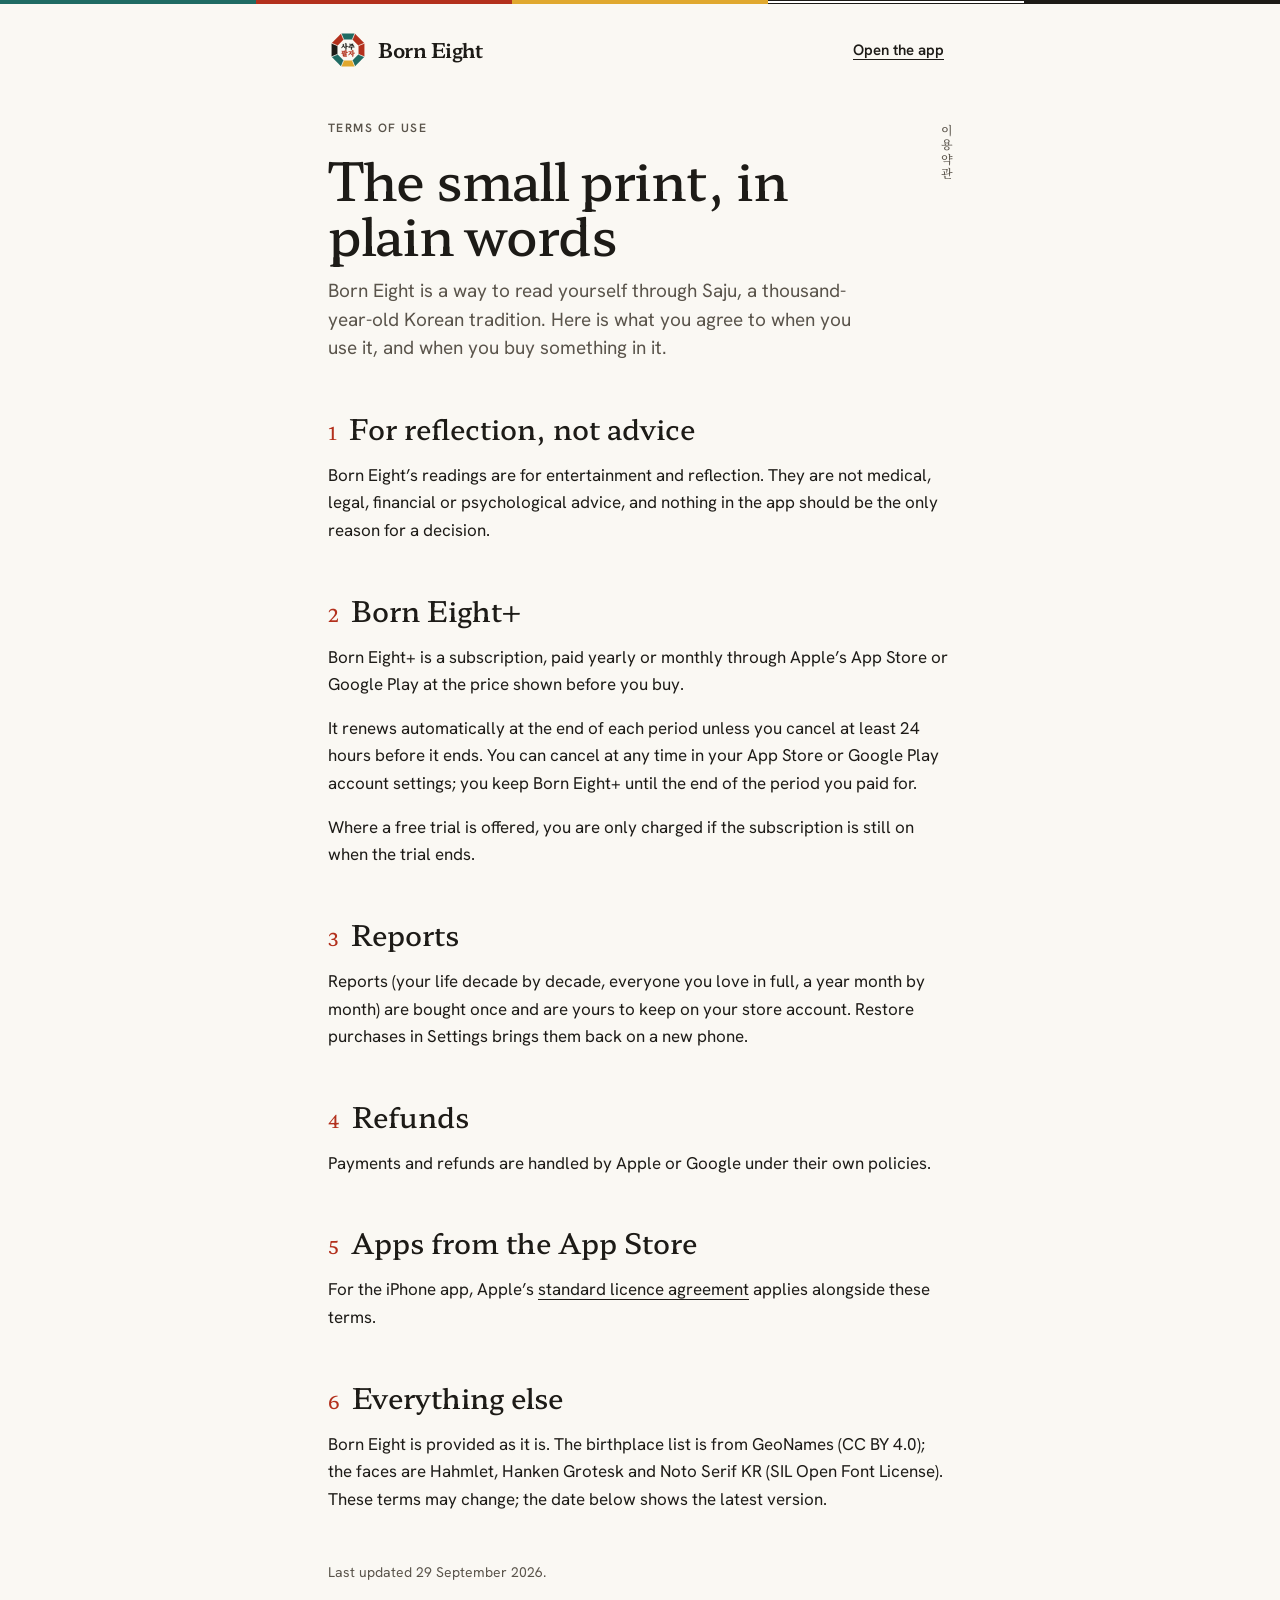
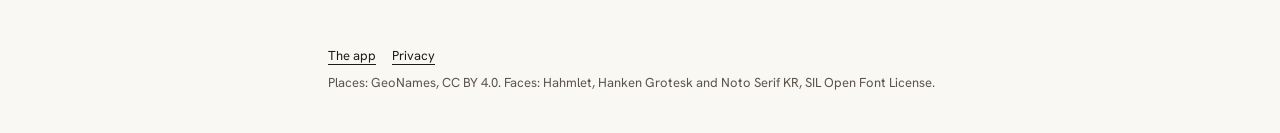
<file: terms.html>
<!doctype html>
<html lang="en">
  <head>
    <meta charset="UTF-8" />
    <meta name="viewport" content="width=device-width, initial-scale=1.0, viewport-fit=cover" />
    <meta name="theme-color" content="#faf8f3" />
    <title>Terms · Born Eight</title>
    <meta name="description" content="The terms for using Born Eight, Born Eight+ and the reports." />
    <meta name="author" content="Vardius" />
    <meta property="og:title" content="Terms · Born Eight" />
    <meta property="og:description" content="The terms for using Born Eight, Born Eight+ and the reports." />
    <meta property="og:type" content="website" />
    <meta property="og:url" content="https://borneight.com/terms.html" />
    <link rel="icon" type="image/svg+xml" href="icon.svg" />
    <link rel="apple-touch-icon" href="apple-touch-icon.png" />
    <link rel="manifest" href="manifest.json" />
    <script type="module" crossorigin src="/assets/index-ChXfZwgQ.js"></script>
    <script type="module" crossorigin src="/assets/article-BxRd8bWj.js"></script>
    <link rel="stylesheet" crossorigin href="/assets/index-DM0V3piI.css">
  </head>
  <body>
    <div aria-hidden="true" class="pointer-events-none fixed inset-x-0 top-0 z-50 bg-paper" style="height: max(4px, var(--inset-top))">
      <div class="flex h-1 w-full"><span class="flex-1 bg-wood"></span><span class="flex-1 bg-fire"></span><span class="flex-1 bg-earth"></span><span class="box-border flex-1 border-y border-ink bg-metal"></span><span class="flex-1 bg-water"></span></div>
    </div>

    <header class="mx-auto flex max-w-2xl items-center justify-between gap-4 px-6 pt-[calc(var(--inset-top)+1.75rem)]">
      <a href="./" class="inline-flex items-center gap-2.5 rounded-md text-ink no-underline focus-visible:outline-2 focus-visible:outline-offset-4 focus-visible:outline-seal">
        <img src="/icon.svg" alt="" aria-hidden="true" width="40" height="40" class="shrink-0" />
        <span class="font-display text-xl font-semibold tracking-tight">Born Eight</span>
      </a>
      <a href="app/" class="inline-flex min-h-11 items-center gap-1 rounded-md px-2 text-[15px] font-semibold text-ink underline decoration-1 underline-offset-4 focus-visible:outline-2 focus-visible:outline-seal">Open the app</a>
    </header>

    <main class="mx-auto flex max-w-2xl flex-col gap-12 px-6 pt-12 pb-16">
      <div class="relative flex flex-col gap-4 pr-8">
        <p class="m-0 text-xs font-semibold tracking-[0.12em] text-ink-2 uppercase">Terms of use</p>
        <h1 class="m-0 font-display text-[40px] leading-[1.05] font-medium tracking-tight sm:text-[52px]">The small print, in plain words</h1>
        <p class="m-0 max-w-[34rem] text-[19px] leading-normal text-ink-2">Born Eight is a way to read yourself through Saju, a thousand-year-old Korean tradition. Here is what you agree to when you use it, and when you buy something in it.</p>
        <span aria-hidden="true" lang="ko" class="pointer-events-none absolute top-1 right-0 font-hanja text-xs leading-none font-medium tracking-[0.2em] text-ink-2 [writing-mode:vertical-rl]">이용약관</span>
      </div>

      <section class="flex flex-col gap-4" aria-labelledby="fun">
        <h2 id="fun" class="m-0 flex flex-wrap items-baseline gap-x-3 font-display text-[28px] leading-tight font-medium"><span aria-hidden="true" class="text-lg text-seal">1</span>For reflection, not advice</h2>
        <p class="m-0 text-[17px] leading-relaxed">Born Eight’s readings are for entertainment and reflection. They are not medical, legal, financial or psychological advice, and nothing in the app should be the only reason for a decision.</p>
      </section>

      <section class="flex flex-col gap-4" aria-labelledby="plus">
        <h2 id="plus" class="m-0 flex flex-wrap items-baseline gap-x-3 font-display text-[28px] leading-tight font-medium"><span aria-hidden="true" class="text-lg text-seal">2</span>Born Eight+</h2>
        <p class="m-0 text-[17px] leading-relaxed">Born Eight+ is a subscription, paid yearly or monthly through Apple’s App Store or Google Play at the price shown before you buy.</p>
        <p class="m-0 text-[17px] leading-relaxed">It renews automatically at the end of each period unless you cancel at least 24 hours before it ends. You can cancel at any time in your App Store or Google Play account settings; you keep Born Eight+ until the end of the period you paid for.</p>
        <p class="m-0 text-[17px] leading-relaxed">Where a free trial is offered, you are only charged if the subscription is still on when the trial ends.</p>
        </section>

      <section class="flex flex-col gap-4" aria-labelledby="reports">
        <h2 id="reports" class="m-0 flex flex-wrap items-baseline gap-x-3 font-display text-[28px] leading-tight font-medium"><span aria-hidden="true" class="text-lg text-seal">3</span>Reports</h2>
        <p class="m-0 text-[17px] leading-relaxed">Reports (your life decade by decade, everyone you love in full, a year month by month) are bought once and are yours to keep on your store account. Restore purchases in Settings brings them back on a new phone.</p>
        </section>

      <section class="flex flex-col gap-4" aria-labelledby="refunds">
        <h2 id="refunds" class="m-0 flex flex-wrap items-baseline gap-x-3 font-display text-[28px] leading-tight font-medium"><span aria-hidden="true" class="text-lg text-seal">4</span>Refunds</h2>
        <p class="m-0 text-[17px] leading-relaxed">Payments and refunds are handled by Apple or Google under their own policies.</p>
        </section>

      <section class="flex flex-col gap-4" aria-labelledby="apple">
        <h2 id="apple" class="m-0 flex flex-wrap items-baseline gap-x-3 font-display text-[28px] leading-tight font-medium"><span aria-hidden="true" class="text-lg text-seal">5</span>Apps from the App Store</h2>
        <p class="m-0 text-[17px] leading-relaxed">For the iPhone app, Apple’s <a href="https://www.apple.com/legal/internet-services/itunes/dev/stdeula/" class="text-ink underline decoration-1 underline-offset-4">standard licence agreement</a> applies alongside these terms.</p>
      </section>

      <section class="flex flex-col gap-4" aria-labelledby="rest">
        <h2 id="rest" class="m-0 flex flex-wrap items-baseline gap-x-3 font-display text-[28px] leading-tight font-medium"><span aria-hidden="true" class="text-lg text-seal">6</span>Everything else</h2>
        <p class="m-0 text-[17px] leading-relaxed">Born Eight is provided as it is. The birthplace list is from GeoNames (CC BY 4.0); the faces are Hahmlet, Hanken Grotesk and Noto Serif KR (SIL Open Font License). These terms may change; the date below shows the latest version.</p>
      </section>

      <p class="m-0 text-sm text-ink-2">Last updated 29 September 2026.</p>
    </main>

    <footer class="mx-auto flex max-w-2xl flex-col gap-2 px-6 pb-[calc(var(--inset-bottom)+2.5rem)] text-[13px] leading-normal text-ink-2">
      <nav aria-label="Born Eight pages" class="flex flex-wrap gap-x-4 gap-y-1">
        <a href="app/" class="text-ink underline decoration-1 underline-offset-4">The app</a>
        <a href="privacy.html" class="text-ink underline decoration-1 underline-offset-4">Privacy</a></nav>
      <p class="m-0">Places: GeoNames, CC BY 4.0. Faces: Hahmlet, Hanken Grotesk and Noto Serif KR, SIL Open Font License.</p>
    </footer>
  </body>
</html>
</file>
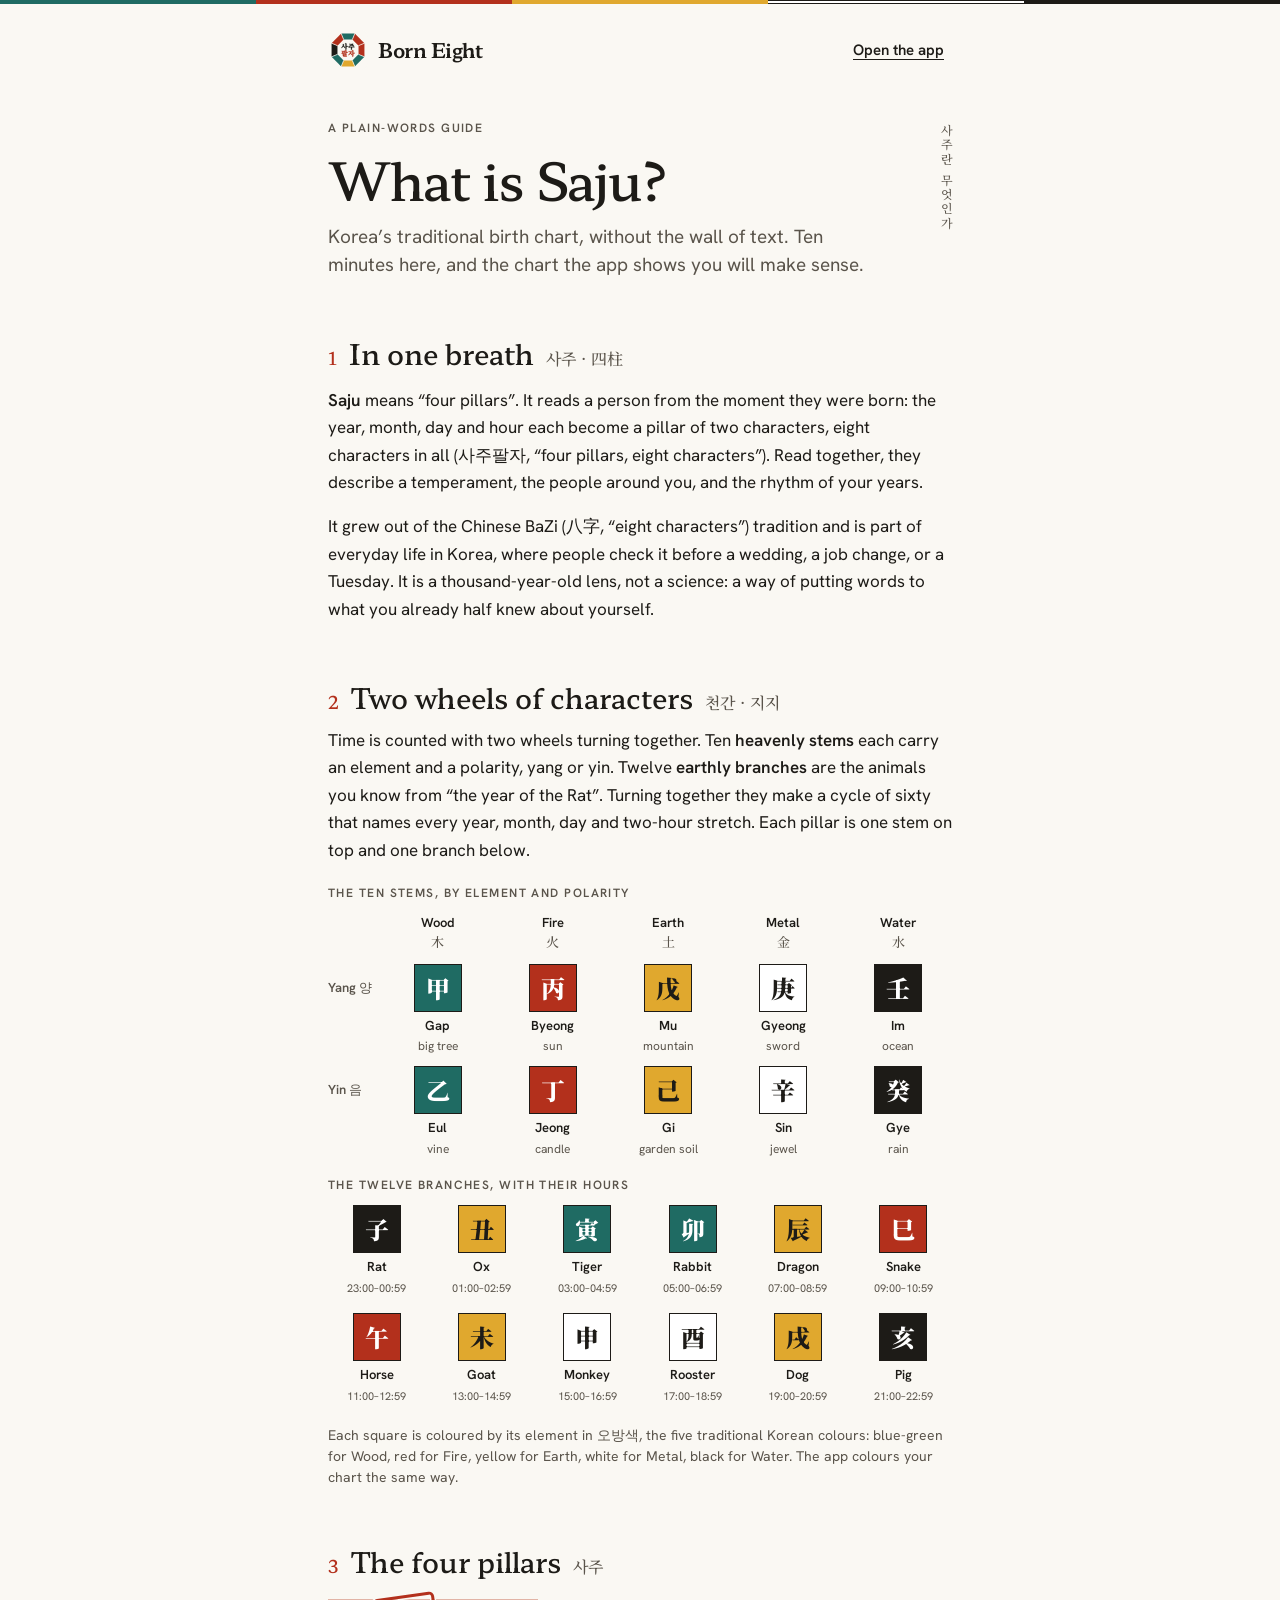
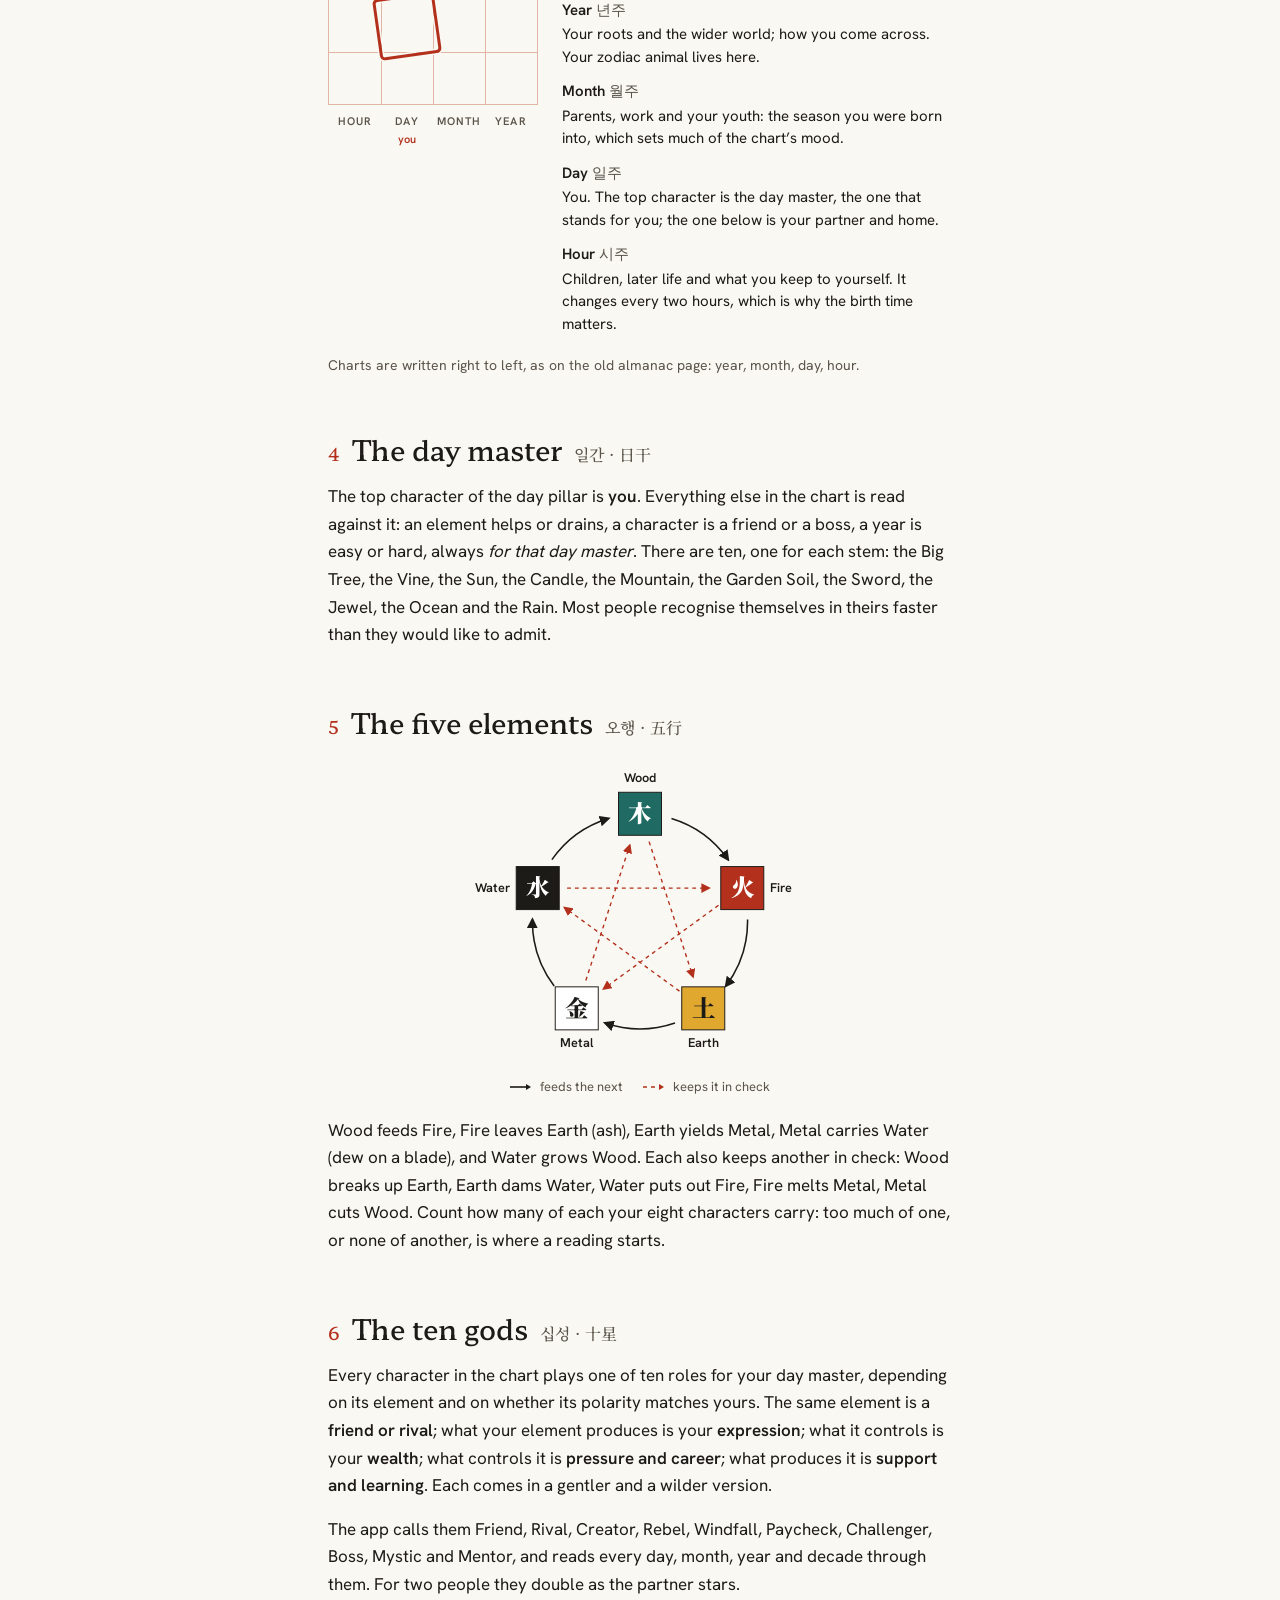
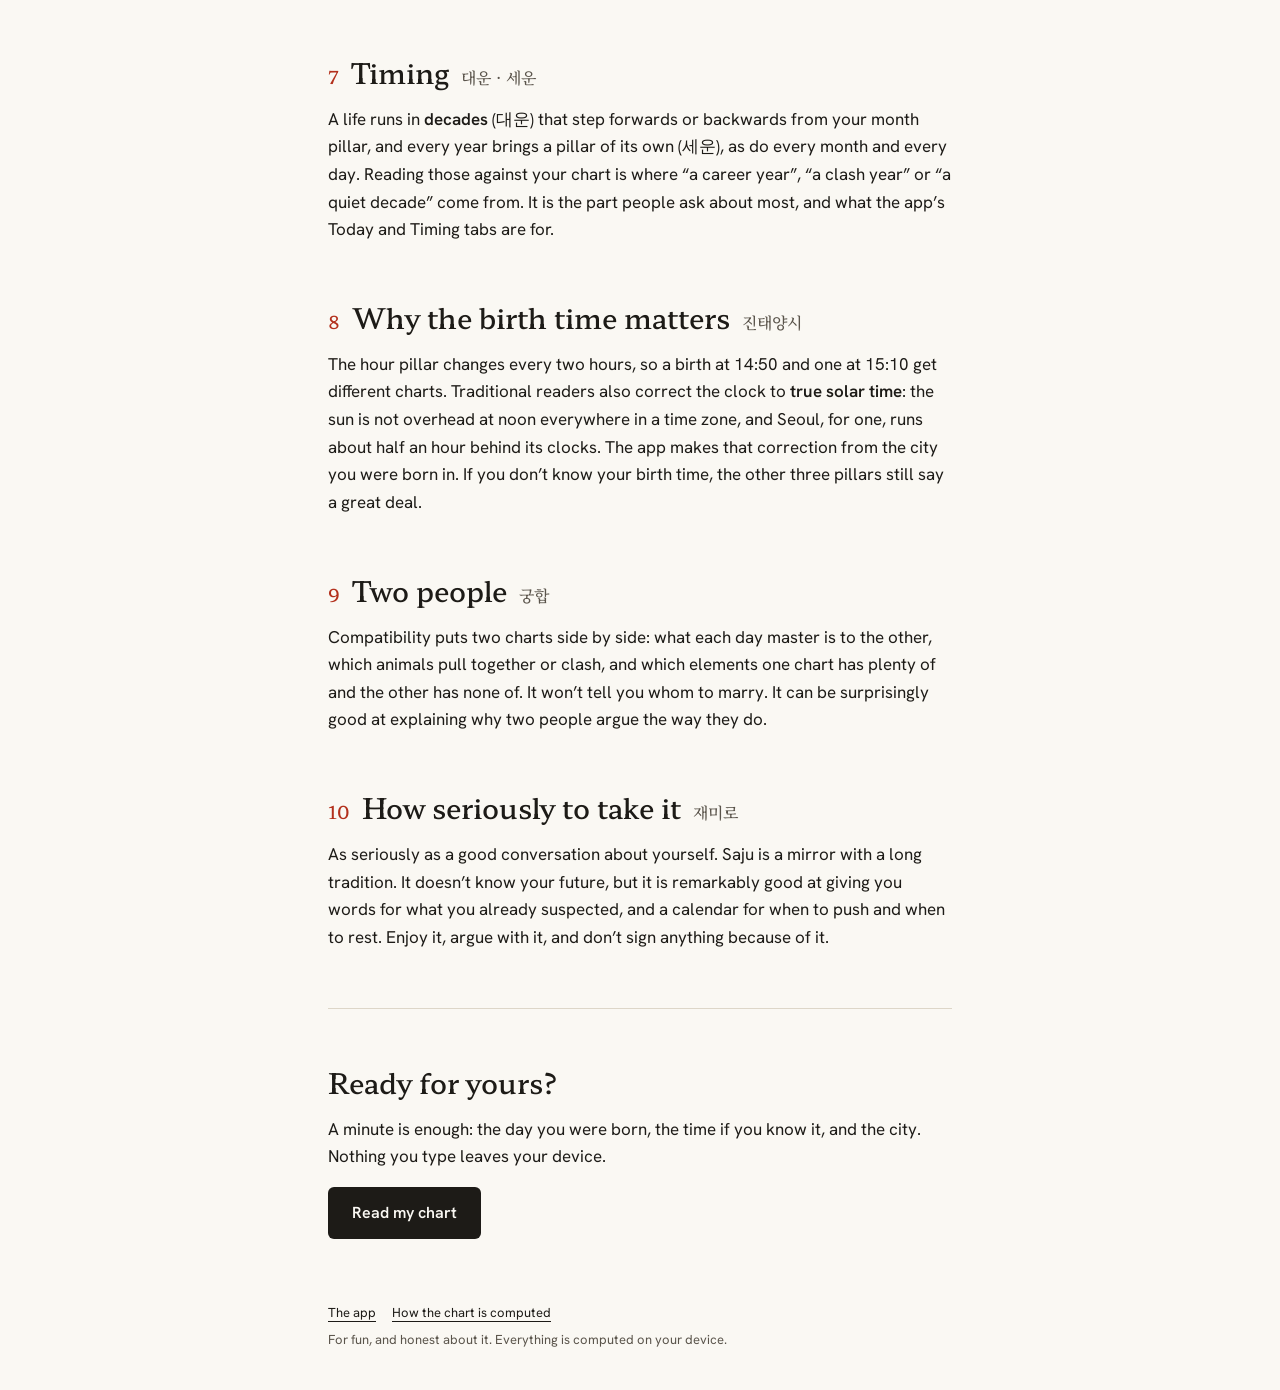
<file: what-is-saju.html>
<!doctype html>
<html lang="en">
  <head>
    <meta charset="UTF-8" />
    <meta name="viewport" content="width=device-width, initial-scale=1.0, viewport-fit=cover" />
    <meta name="theme-color" content="#faf8f3" />
    <title>What is Saju? · Born Eight</title>
    <meta name="description" content="Saju (사주, the four pillars) explained in plain words: the eight characters, the day master, the five elements, the ten gods, the decades, and why the birth hour matters." />
    <meta name="author" content="Vardius" />
    <meta property="og:title" content="What is Saju?" />
    <meta property="og:description" content="Korea's traditional birth chart, explained in plain words." />
    <meta property="og:type" content="article" />
    <meta property="og:url" content="https://borneight.com/what-is-saju.html" />
    <link rel="icon" type="image/svg+xml" href="icon.svg" />
    <link rel="apple-touch-icon" href="apple-touch-icon.png" />
    <link rel="manifest" href="manifest.json" />
    <script type="module" crossorigin src="/assets/index-ChXfZwgQ.js"></script>
    <script type="module" crossorigin src="/assets/article-BxRd8bWj.js"></script>
    <link rel="stylesheet" crossorigin href="/assets/index-DM0V3piI.css">
  </head>
  <body>
    <div aria-hidden="true" class="pointer-events-none fixed inset-x-0 top-0 z-50 bg-paper" style="height: max(4px, var(--inset-top))">
      <div class="flex h-1 w-full"><span class="flex-1 bg-wood"></span><span class="flex-1 bg-fire"></span><span class="flex-1 bg-earth"></span><span class="box-border flex-1 border-y border-ink bg-metal"></span><span class="flex-1 bg-water"></span></div>
    </div>

    <header class="mx-auto flex max-w-2xl items-center justify-between gap-4 px-6 pt-[calc(var(--inset-top)+1.75rem)]">
      <a href="./" class="inline-flex items-center gap-2.5 rounded-md text-ink no-underline focus-visible:outline-2 focus-visible:outline-offset-4 focus-visible:outline-seal">
        <img src="/icon.svg" alt="" aria-hidden="true" width="40" height="40" class="shrink-0" />
        <span class="font-display text-xl font-semibold tracking-tight">Born Eight</span>
      </a>
      <a href="app/" class="inline-flex min-h-11 items-center gap-1 rounded-md px-2 text-[15px] font-semibold text-ink underline decoration-1 underline-offset-4 focus-visible:outline-2 focus-visible:outline-seal">Open the app</a>
    </header>

    <main class="mx-auto flex max-w-2xl flex-col gap-14 px-6 pt-12 pb-16">
      <div class="relative flex flex-col gap-4 pr-8">
        <p class="m-0 text-xs font-semibold tracking-[0.12em] text-ink-2 uppercase">A plain-words guide</p>
        <h1 class="m-0 font-display text-[40px] leading-[1.05] font-medium tracking-tight sm:text-[52px]">What is Saju?</h1>
        <p class="m-0 max-w-[34rem] text-[19px] leading-normal text-ink-2">Korea’s traditional birth chart, without the wall of text. Ten minutes here, and the chart the app shows you will make sense.</p>
        <span aria-hidden="true" lang="ko" class="pointer-events-none absolute top-1 right-0 font-hanja text-xs leading-none font-medium tracking-[0.2em] text-ink-2 [writing-mode:vertical-rl]">사주란 무엇인가</span>
      </div>

      <section class="flex flex-col gap-4" aria-labelledby="breath">
        <h2 id="breath" class="m-0 flex flex-wrap items-baseline gap-x-3 font-display text-[28px] leading-tight font-medium"><span aria-hidden="true" class="text-lg text-seal">1</span>In one breath <span lang="ko" class="font-hanja text-base font-medium text-ink-2">사주 · 四柱</span></h2>
        <p class="m-0 text-[17px] leading-relaxed"><b class="font-semibold">Saju</b> means “four pillars”. It reads a person from the moment they were born: the year, month, day and hour each become a pillar of two characters, eight characters in all (사주팔자, “four pillars, eight characters”). Read together, they describe a temperament, the people around you, and the rhythm of your years.</p>
        <p class="m-0 text-[17px] leading-relaxed">It grew out of the Chinese BaZi (八字, “eight characters”) tradition and is part of everyday life in Korea, where people check it before a wedding, a job change, or a Tuesday. It is a thousand-year-old lens, not a science: a way of putting words to what you already half knew about yourself.</p>
      </section>

      <section class="flex flex-col gap-5" aria-labelledby="wheels">
        <div class="flex flex-col gap-3">
          <h2 id="wheels" class="m-0 flex flex-wrap items-baseline gap-x-3 font-display text-[28px] leading-tight font-medium"><span aria-hidden="true" class="text-lg text-seal">2</span>Two wheels of characters <span lang="ko" class="font-hanja text-base font-medium text-ink-2">천간 · 지지</span></h2>
          <p class="m-0 text-[17px] leading-relaxed">Time is counted with two wheels turning together. Ten <b class="font-semibold">heavenly stems</b> each carry an element and a polarity, yang or yin. Twelve <b class="font-semibold">earthly branches</b> are the animals you know from “the year of the Rat”. Turning together they make a cycle of sixty that names every year, month, day and two-hour stretch. Each pillar is one stem on top and one branch below.</p>
        </div>

        <figure class="m-0 flex flex-col gap-3">
          <figcaption class="text-xs font-semibold tracking-[0.12em] text-ink-2 uppercase">The ten stems, by element and polarity</figcaption>
          <div class="grid items-start gap-x-2 gap-y-3" style="grid-template-columns: auto repeat(5, minmax(0, 1fr))">
            <span></span>
            <span class="flex flex-col items-center text-[13px] font-semibold">Wood<span lang="ko" class="font-hanja font-medium text-ink-2">木</span></span>
            <span class="flex flex-col items-center text-[13px] font-semibold">Fire<span lang="ko" class="font-hanja font-medium text-ink-2">火</span></span>
            <span class="flex flex-col items-center text-[13px] font-semibold">Earth<span lang="ko" class="font-hanja font-medium text-ink-2">土</span></span>
            <span class="flex flex-col items-center text-[13px] font-semibold">Metal<span lang="ko" class="font-hanja font-medium text-ink-2">金</span></span>
            <span class="flex flex-col items-center text-[13px] font-semibold">Water<span lang="ko" class="font-hanja font-medium text-ink-2">水</span></span>

            <span class="pt-3.5 pr-1 text-[13px] font-semibold text-ink-2">Yang <span lang="ko" class="font-medium">양</span></span>
            <span class="flex flex-col items-center gap-1 text-center"><span lang="ko" class="grid size-12 place-items-center border border-ink bg-wood font-hanja text-2xl font-black text-white">甲</span><span class="text-[13px] font-semibold">Gap</span><span class="text-xs leading-tight text-ink-2">big tree</span></span>
            <span class="flex flex-col items-center gap-1 text-center"><span lang="ko" class="grid size-12 place-items-center border border-ink bg-fire font-hanja text-2xl font-black text-white">丙</span><span class="text-[13px] font-semibold">Byeong</span><span class="text-xs leading-tight text-ink-2">sun</span></span>
            <span class="flex flex-col items-center gap-1 text-center"><span lang="ko" class="grid size-12 place-items-center border border-ink bg-earth font-hanja text-2xl font-black text-ink">戊</span><span class="text-[13px] font-semibold">Mu</span><span class="text-xs leading-tight text-ink-2">mountain</span></span>
            <span class="flex flex-col items-center gap-1 text-center"><span lang="ko" class="grid size-12 place-items-center border border-ink bg-metal font-hanja text-2xl font-black text-ink">庚</span><span class="text-[13px] font-semibold">Gyeong</span><span class="text-xs leading-tight text-ink-2">sword</span></span>
            <span class="flex flex-col items-center gap-1 text-center"><span lang="ko" class="grid size-12 place-items-center border border-ink bg-water font-hanja text-2xl font-black text-white">壬</span><span class="text-[13px] font-semibold">Im</span><span class="text-xs leading-tight text-ink-2">ocean</span></span>

            <span class="pt-3.5 pr-1 text-[13px] font-semibold text-ink-2">Yin <span lang="ko" class="font-medium">음</span></span>
            <span class="flex flex-col items-center gap-1 text-center"><span lang="ko" class="grid size-12 place-items-center border border-ink bg-wood font-hanja text-2xl font-black text-white">乙</span><span class="text-[13px] font-semibold">Eul</span><span class="text-xs leading-tight text-ink-2">vine</span></span>
            <span class="flex flex-col items-center gap-1 text-center"><span lang="ko" class="grid size-12 place-items-center border border-ink bg-fire font-hanja text-2xl font-black text-white">丁</span><span class="text-[13px] font-semibold">Jeong</span><span class="text-xs leading-tight text-ink-2">candle</span></span>
            <span class="flex flex-col items-center gap-1 text-center"><span lang="ko" class="grid size-12 place-items-center border border-ink bg-earth font-hanja text-2xl font-black text-ink">己</span><span class="text-[13px] font-semibold">Gi</span><span class="text-xs leading-tight text-ink-2">garden soil</span></span>
            <span class="flex flex-col items-center gap-1 text-center"><span lang="ko" class="grid size-12 place-items-center border border-ink bg-metal font-hanja text-2xl font-black text-ink">辛</span><span class="text-[13px] font-semibold">Sin</span><span class="text-xs leading-tight text-ink-2">jewel</span></span>
            <span class="flex flex-col items-center gap-1 text-center"><span lang="ko" class="grid size-12 place-items-center border border-ink bg-water font-hanja text-2xl font-black text-white">癸</span><span class="text-[13px] font-semibold">Gye</span><span class="text-xs leading-tight text-ink-2">rain</span></span>
          </div>
        </figure>

        <figure class="m-0 flex flex-col gap-3">
          <figcaption class="text-xs font-semibold tracking-[0.12em] text-ink-2 uppercase">The twelve branches, with their hours</figcaption>
          <ul role="list" class="m-0 grid list-none grid-cols-4 gap-x-2 gap-y-4 p-0 sm:grid-cols-6">
            <li class="flex flex-col items-center gap-1 text-center"><span lang="ko" class="grid size-12 place-items-center border border-ink bg-water font-hanja text-2xl font-black text-white">子</span><span class="text-[13px] font-semibold">Rat</span><span class="text-[11px] text-ink-2 tabular-nums">23:00–00:59</span></li>
            <li class="flex flex-col items-center gap-1 text-center"><span lang="ko" class="grid size-12 place-items-center border border-ink bg-earth font-hanja text-2xl font-black text-ink">丑</span><span class="text-[13px] font-semibold">Ox</span><span class="text-[11px] text-ink-2 tabular-nums">01:00–02:59</span></li>
            <li class="flex flex-col items-center gap-1 text-center"><span lang="ko" class="grid size-12 place-items-center border border-ink bg-wood font-hanja text-2xl font-black text-white">寅</span><span class="text-[13px] font-semibold">Tiger</span><span class="text-[11px] text-ink-2 tabular-nums">03:00–04:59</span></li>
            <li class="flex flex-col items-center gap-1 text-center"><span lang="ko" class="grid size-12 place-items-center border border-ink bg-wood font-hanja text-2xl font-black text-white">卯</span><span class="text-[13px] font-semibold">Rabbit</span><span class="text-[11px] text-ink-2 tabular-nums">05:00–06:59</span></li>
            <li class="flex flex-col items-center gap-1 text-center"><span lang="ko" class="grid size-12 place-items-center border border-ink bg-earth font-hanja text-2xl font-black text-ink">辰</span><span class="text-[13px] font-semibold">Dragon</span><span class="text-[11px] text-ink-2 tabular-nums">07:00–08:59</span></li>
            <li class="flex flex-col items-center gap-1 text-center"><span lang="ko" class="grid size-12 place-items-center border border-ink bg-fire font-hanja text-2xl font-black text-white">巳</span><span class="text-[13px] font-semibold">Snake</span><span class="text-[11px] text-ink-2 tabular-nums">09:00–10:59</span></li>
            <li class="flex flex-col items-center gap-1 text-center"><span lang="ko" class="grid size-12 place-items-center border border-ink bg-fire font-hanja text-2xl font-black text-white">午</span><span class="text-[13px] font-semibold">Horse</span><span class="text-[11px] text-ink-2 tabular-nums">11:00–12:59</span></li>
            <li class="flex flex-col items-center gap-1 text-center"><span lang="ko" class="grid size-12 place-items-center border border-ink bg-earth font-hanja text-2xl font-black text-ink">未</span><span class="text-[13px] font-semibold">Goat</span><span class="text-[11px] text-ink-2 tabular-nums">13:00–14:59</span></li>
            <li class="flex flex-col items-center gap-1 text-center"><span lang="ko" class="grid size-12 place-items-center border border-ink bg-metal font-hanja text-2xl font-black text-ink">申</span><span class="text-[13px] font-semibold">Monkey</span><span class="text-[11px] text-ink-2 tabular-nums">15:00–16:59</span></li>
            <li class="flex flex-col items-center gap-1 text-center"><span lang="ko" class="grid size-12 place-items-center border border-ink bg-metal font-hanja text-2xl font-black text-ink">酉</span><span class="text-[13px] font-semibold">Rooster</span><span class="text-[11px] text-ink-2 tabular-nums">17:00–18:59</span></li>
            <li class="flex flex-col items-center gap-1 text-center"><span lang="ko" class="grid size-12 place-items-center border border-ink bg-earth font-hanja text-2xl font-black text-ink">戌</span><span class="text-[13px] font-semibold">Dog</span><span class="text-[11px] text-ink-2 tabular-nums">19:00–20:59</span></li>
            <li class="flex flex-col items-center gap-1 text-center"><span lang="ko" class="grid size-12 place-items-center border border-ink bg-water font-hanja text-2xl font-black text-white">亥</span><span class="text-[13px] font-semibold">Pig</span><span class="text-[11px] text-ink-2 tabular-nums">21:00–22:59</span></li>
          </ul>
        </figure>
        <p class="m-0 text-sm leading-normal text-ink-2">Each square is coloured by its element in <span lang="ko">오방색</span>, the five traditional Korean colours: blue-green for Wood, red for Fire, yellow for Earth, white for Metal, black for Water. The app colours your chart the same way.</p>
      </section>

      <section class="flex flex-col gap-5" aria-labelledby="pillars">
        <h2 id="pillars" class="m-0 flex flex-wrap items-baseline gap-x-3 font-display text-[28px] leading-tight font-medium"><span aria-hidden="true" class="text-lg text-seal">3</span>The four pillars <span lang="ko" class="font-hanja text-base font-medium text-ink-2">사주</span></h2>
        <div class="flex flex-col gap-6 sm:flex-row sm:items-start">
          <figure class="m-0 inline-flex shrink-0 flex-col gap-2 self-start" aria-label="A chart: four columns of two squares, hour, day, month and year, with the day's top square sealed as you.">
            <div aria-hidden="true" class="relative grid w-max border border-grid" style="grid-template-columns: repeat(4, 52px); grid-template-rows: repeat(2, 52px)">
              <span></span><span class="border-l border-grid"></span><span class="border-l border-grid"></span><span class="border-l border-grid"></span>
              <span class="border-t border-grid"></span><span class="border-t border-l border-grid"></span><span class="border-t border-l border-grid"></span><span class="border-t border-l border-grid"></span>
              <span class="pointer-events-none absolute -rotate-8 rounded-[5px] border-[3px] border-seal" style="width: 62px; height: 62px; left: 47px; top: -5px; box-shadow: 0 0 0 1.5px #faf8f3, inset 0 0 0 1.5px #faf8f3"></span>
            </div>
            <div aria-hidden="true" class="grid w-max" style="grid-template-columns: repeat(4, 52px); padding-left: 1px">
              <span class="text-center text-[11px] font-semibold tracking-[0.1em] text-ink-2 uppercase">Hour</span>
              <span class="flex flex-col items-center gap-0.5 text-center"><span class="text-[11px] font-semibold tracking-[0.1em] text-ink-2 uppercase">Day</span><span class="text-[11px] font-semibold text-seal">you</span></span>
              <span class="text-center text-[11px] font-semibold tracking-[0.1em] text-ink-2 uppercase">Month</span>
              <span class="text-center text-[11px] font-semibold tracking-[0.1em] text-ink-2 uppercase">Year</span>
            </div>
          </figure>
          <dl class="m-0 flex flex-col gap-3">
            <div class="flex flex-col gap-0.5"><dt class="text-[15px] font-semibold">Year <span lang="ko" class="font-medium text-ink-2">년주</span></dt><dd class="m-0 text-[15px] leading-normal">Your roots and the wider world; how you come across. Your zodiac animal lives here.</dd></div>
            <div class="flex flex-col gap-0.5"><dt class="text-[15px] font-semibold">Month <span lang="ko" class="font-medium text-ink-2">월주</span></dt><dd class="m-0 text-[15px] leading-normal">Parents, work and your youth: the season you were born into, which sets much of the chart’s mood.</dd></div>
            <div class="flex flex-col gap-0.5"><dt class="text-[15px] font-semibold">Day <span lang="ko" class="font-medium text-ink-2">일주</span></dt><dd class="m-0 text-[15px] leading-normal">You. The top character is the day master, the one that stands for you; the one below is your partner and home.</dd></div>
            <div class="flex flex-col gap-0.5"><dt class="text-[15px] font-semibold">Hour <span lang="ko" class="font-medium text-ink-2">시주</span></dt><dd class="m-0 text-[15px] leading-normal">Children, later life and what you keep to yourself. It changes every two hours, which is why the birth time matters.</dd></div>
          </dl>
        </div>
        <p class="m-0 text-sm leading-normal text-ink-2">Charts are written right to left, as on the old almanac page: year, month, day, hour.</p>
      </section>

      <section class="flex flex-col gap-4" aria-labelledby="daymaster">
        <h2 id="daymaster" class="m-0 flex flex-wrap items-baseline gap-x-3 font-display text-[28px] leading-tight font-medium"><span aria-hidden="true" class="text-lg text-seal">4</span>The day master <span lang="ko" class="font-hanja text-base font-medium text-ink-2">일간 · 日干</span></h2>
        <p class="m-0 text-[17px] leading-relaxed">The top character of the day pillar is <b class="font-semibold">you</b>. Everything else in the chart is read against it: an element helps or drains, a character is a friend or a boss, a year is easy or hard, always <em>for that day master</em>. There are ten, one for each stem: the Big Tree, the Vine, the Sun, the Candle, the Mountain, the Garden Soil, the Sword, the Jewel, the Ocean and the Rain. Most people recognise themselves in theirs faster than they would like to admit.</p>
      </section>

      <section class="flex flex-col gap-5" aria-labelledby="elements">
        <h2 id="elements" class="m-0 flex flex-wrap items-baseline gap-x-3 font-display text-[28px] leading-tight font-medium"><span aria-hidden="true" class="text-lg text-seal">5</span>The five elements <span lang="ko" class="font-hanja text-base font-medium text-ink-2">오행 · 五行</span></h2>
        <figure class="m-0 flex flex-col items-center gap-3">
          <svg viewBox="0 0 360 312" class="w-full max-w-[22rem]" role="img" aria-label="The five elements in a circle. Around the outside, each feeds the next: Wood feeds Fire, Fire feeds Earth, Earth feeds Metal, Metal feeds Water, Water feeds Wood. Across the middle, each keeps one in check: Wood checks Earth, Earth checks Water, Water checks Fire, Fire checks Metal, Metal checks Wood.">
            <defs>
              <marker id="feeds" viewBox="0 0 10 10" refX="8" refY="5" markerWidth="7" markerHeight="7" orient="auto"><path d="M0 0L10 5L0 10z" fill="#1d1b17" /></marker>
              <marker id="checks" viewBox="0 0 10 10" refX="8" refY="5" markerWidth="7" markerHeight="7" orient="auto"><path d="M0 0L10 5L0 10z" fill="#b3301c" /></marker>
            </defs>
            <g fill="none" stroke="#1d1b17" stroke-width="1.6" marker-end="url(#feeds)">
              <path d="M212.2 59.8A110 110 0 0 1 270.1 101.9" />
              <path d="M290 163.1A110 110 0 0 1 267.8 231.2" />
              <path d="M215.8 269A110 110 0 0 1 144.2 269" />
              <path d="M92.2 231.2A110 110 0 0 1 70 163.1" />
              <path d="M89.9 101.9A110 110 0 0 1 147.8 59.8" />
            </g>
            <g fill="none" stroke="#b3301c" stroke-width="1.4" stroke-dasharray="4 4" marker-end="url(#checks)">
              <path d="M189.3 83.5L234.2 221.7" />
              <path d="M220.4 236.4L102.9 151" />
              <path d="M105.4 131L250.6 131" />
              <path d="M260.3 148.6L142.8 234" />
              <path d="M124.6 225.5L169.5 87.3" />
            </g>
            <g class="font-hanja" font-weight="900" font-size="24" text-anchor="middle" lang="ko">
              <rect x="158" y="33" width="44" height="44" fill="#1f6b63" stroke="#1d1b17" /><text x="180" y="63.5" fill="#fff">木</text>
              <rect x="262.6" y="109" width="44" height="44" fill="#b3301c" stroke="#1d1b17" /><text x="284.6" y="139.5" fill="#fff">火</text>
              <rect x="222.7" y="232" width="44" height="44" fill="#e0a82e" stroke="#1d1b17" /><text x="244.7" y="262.5" fill="#1d1b17">土</text>
              <rect x="93.3" y="232" width="44" height="44" fill="#fff" stroke="#1d1b17" /><text x="115.3" y="262.5" fill="#1d1b17">金</text>
              <rect x="53.4" y="109" width="44" height="44" fill="#1d1b17" stroke="#1d1b17" /><text x="75.4" y="139.5" fill="#fff">水</text>
            </g>
            <g class="font-sans" font-size="13" font-weight="600" fill="#1d1b17">
              <text x="180" y="22" text-anchor="middle">Wood</text>
              <text x="313" y="135.5" text-anchor="start">Fire</text>
              <text x="244.7" y="294" text-anchor="middle">Earth</text>
              <text x="115.3" y="294" text-anchor="middle">Metal</text>
              <text x="47" y="135.5" text-anchor="end">Water</text>
            </g>
          </svg>
          <figcaption class="flex flex-wrap justify-center gap-x-5 gap-y-1 text-[13px] text-ink-2">
            <span class="inline-flex items-center gap-2"><svg aria-hidden="true" width="22" height="8" viewBox="0 0 22 8"><path d="M0 4H18" stroke="#1d1b17" stroke-width="1.6" /><path d="M16 1L21 4L16 7z" fill="#1d1b17" /></svg>feeds the next</span>
            <span class="inline-flex items-center gap-2"><svg aria-hidden="true" width="22" height="8" viewBox="0 0 22 8"><path d="M0 4H18" stroke="#b3301c" stroke-width="1.4" stroke-dasharray="4 4" /><path d="M16 1L21 4L16 7z" fill="#b3301c" /></svg>keeps it in check</span>
          </figcaption>
        </figure>
        <p class="m-0 text-[17px] leading-relaxed">Wood feeds Fire, Fire leaves Earth (ash), Earth yields Metal, Metal carries Water (dew on a blade), and Water grows Wood. Each also keeps another in check: Wood breaks up Earth, Earth dams Water, Water puts out Fire, Fire melts Metal, Metal cuts Wood. Count how many of each your eight characters carry: too much of one, or none of another, is where a reading starts.</p>
      </section>

      <section class="flex flex-col gap-4" aria-labelledby="gods">
        <h2 id="gods" class="m-0 flex flex-wrap items-baseline gap-x-3 font-display text-[28px] leading-tight font-medium"><span aria-hidden="true" class="text-lg text-seal">6</span>The ten gods <span lang="ko" class="font-hanja text-base font-medium text-ink-2">십성 · 十星</span></h2>
        <p class="m-0 text-[17px] leading-relaxed">Every character in the chart plays one of ten roles for your day master, depending on its element and on whether its polarity matches yours. The same element is a <b class="font-semibold">friend or rival</b>; what your element produces is your <b class="font-semibold">expression</b>; what it controls is your <b class="font-semibold">wealth</b>; what controls it is <b class="font-semibold">pressure and career</b>; what produces it is <b class="font-semibold">support and learning</b>. Each comes in a gentler and a wilder version.</p>
        <p class="m-0 text-[17px] leading-relaxed">The app calls them Friend, Rival, Creator, Rebel, Windfall, Paycheck, Challenger, Boss, Mystic and Mentor, and reads every day, month, year and decade through them. For two people they double as the partner stars.</p>
      </section>

      <section class="flex flex-col gap-4" aria-labelledby="timing">
        <h2 id="timing" class="m-0 flex flex-wrap items-baseline gap-x-3 font-display text-[28px] leading-tight font-medium"><span aria-hidden="true" class="text-lg text-seal">7</span>Timing <span lang="ko" class="font-hanja text-base font-medium text-ink-2">대운 · 세운</span></h2>
        <p class="m-0 text-[17px] leading-relaxed">A life runs in <b class="font-semibold">decades</b> (대운) that step forwards or backwards from your month pillar, and every year brings a pillar of its own (세운), as do every month and every day. Reading those against your chart is where “a career year”, “a clash year” or “a quiet decade” come from. It is the part people ask about most, and what the app’s Today and Timing tabs are for.</p>
      </section>

      <section class="flex flex-col gap-4" aria-labelledby="hour">
        <h2 id="hour" class="m-0 flex flex-wrap items-baseline gap-x-3 font-display text-[28px] leading-tight font-medium"><span aria-hidden="true" class="text-lg text-seal">8</span>Why the birth time matters <span lang="ko" class="font-hanja text-base font-medium text-ink-2">진태양시</span></h2>
        <p class="m-0 text-[17px] leading-relaxed">The hour pillar changes every two hours, so a birth at 14:50 and one at 15:10 get different charts. Traditional readers also correct the clock to <b class="font-semibold">true solar time</b>: the sun is not overhead at noon everywhere in a time zone, and Seoul, for one, runs about half an hour behind its clocks. The app makes that correction from the city you were born in. If you don’t know your birth time, the other three pillars still say a great deal.</p>
      </section>

      <section class="flex flex-col gap-4" aria-labelledby="two">
        <h2 id="two" class="m-0 flex flex-wrap items-baseline gap-x-3 font-display text-[28px] leading-tight font-medium"><span aria-hidden="true" class="text-lg text-seal">9</span>Two people <span lang="ko" class="font-hanja text-base font-medium text-ink-2">궁합</span></h2>
        <p class="m-0 text-[17px] leading-relaxed">Compatibility puts two charts side by side: what each day master is to the other, which animals pull together or clash, and which elements one chart has plenty of and the other has none of. It won’t tell you whom to marry. It can be surprisingly good at explaining why two people argue the way they do.</p>
      </section>

      <section class="flex flex-col gap-4" aria-labelledby="serious">
        <h2 id="serious" class="m-0 flex flex-wrap items-baseline gap-x-3 font-display text-[28px] leading-tight font-medium"><span aria-hidden="true" class="text-lg text-seal">10</span>How seriously to take it <span lang="ko" class="font-hanja text-base font-medium text-ink-2">재미로</span></h2>
        <p class="m-0 text-[17px] leading-relaxed">As seriously as a good conversation about yourself. Saju is a mirror with a long tradition. It doesn’t know your future, but it is remarkably good at giving you words for what you already suspected, and a calendar for when to push and when to rest. Enjoy it, argue with it, and don’t sign anything because of it.</p>
      </section>

      <hr class="m-0 border-0 border-t border-hairline" />

      <section class="flex flex-col items-start gap-4" aria-labelledby="yours">
        <h2 id="yours" class="m-0 font-display text-[28px] leading-tight font-medium">Ready for yours?</h2>
        <p class="m-0 text-[17px] leading-relaxed">A minute is enough: the day you were born, the time if you know it, and the city. Nothing you type leaves your device.</p>
        <a href="app/" class="inline-flex min-h-13 items-center justify-center rounded-md bg-ink px-6 text-base font-semibold text-paper no-underline active:bg-ink/85 focus-visible:outline-2 focus-visible:outline-offset-2 focus-visible:outline-seal">Read my chart</a>
      </section>
    </main>

    <footer class="mx-auto flex max-w-2xl flex-col gap-2 px-6 pb-[calc(var(--inset-bottom)+2.5rem)] text-[13px] leading-normal text-ink-2">
      <nav aria-label="Born Eight pages" class="flex flex-wrap gap-x-4 gap-y-1">
        <a href="app/" class="text-ink underline decoration-1 underline-offset-4">The app</a>
        <a href="how-it-works.html" class="text-ink underline decoration-1 underline-offset-4">How the chart is computed</a>
      </nav>
      <p class="m-0">For fun, and honest about it. Everything is computed on your device.</p>
    </footer>
  </body>
</html>
</file>
<file: assets/index-DM0V3piI.css>
@font-face{font-family:Hahmlet Variable;font-style:normal;font-display:swap;font-weight:100 900;src:url(/assets/hahmlet-2-wght-normal-dvwkzWsk.woff2) format("woff2-variations");unicode-range:U+d723-d728,U+d72a-d733,U+d735-d748,U+d74a-d74f,U+d752-d753,U+d755-d757,U+d75a-d75f,U+d762-d764,U+d766-d768,U+d76a-d76b,U+d76d-d76f,U+d771-d787,U+d789-d78b,U+d78d-d78f,U+d791-d797,U+d79a,U+d79c,U+d79e-d7a3,U+f900-f909,U+f90b-f92e}@font-face{font-family:Hahmlet Variable;font-style:normal;font-display:swap;font-weight:100 900;src:url(/assets/hahmlet-3-wght-normal-DerNkb9i.woff2) format("woff2-variations");unicode-range:U+d679-d68b,U+d68e-d69e,U+d6a0,U+d6a2-d6a7,U+d6a9-d6c3,U+d6c6-d6c7,U+d6c9-d6cb,U+d6cd-d6d3,U+d6d5-d6d6,U+d6d8-d6e3,U+d6e5-d6e7,U+d6e9-d6fb,U+d6fd-d717,U+d719-d71f,U+d721-d722}@font-face{font-family:Hahmlet Variable;font-style:normal;font-display:swap;font-weight:100 900;src:url(/assets/hahmlet-4-wght-normal-BKp5SRSY.woff2) format("woff2-variations");unicode-range:U+d5bc-d5c7,U+d5ca-d5cb,U+d5cd-d5cf,U+d5d1-d5d7,U+d5d9-d5da,U+d5dc,U+d5de-d5e3,U+d5e6-d5e7,U+d5e9-d5eb,U+d5ed-d5f6,U+d5f8,U+d5fa-d5ff,U+d602-d603,U+d605-d607,U+d609-d60f,U+d612-d613,U+d616-d61b,U+d61d-d637,U+d63a-d63b,U+d63d-d63f,U+d641-d647,U+d64a-d64c,U+d64e-d653,U+d656-d657,U+d659-d65b,U+d65d-d666,U+d668,U+d66a-d678}@font-face{font-family:Hahmlet Variable;font-style:normal;font-display:swap;font-weight:100 900;src:url(/assets/hahmlet-5-wght-normal-BYKsVG4a.woff2) format("woff2-variations");unicode-range:U+d507,U+d509-d50b,U+d50d-d513,U+d515-d53b,U+d53e-d53f,U+d541-d543,U+d545-d54c,U+d54e,U+d550,U+d552-d557,U+d55a-d55b,U+d55d-d55f,U+d561-d564,U+d566-d567,U+d56a,U+d56c,U+d56e-d573,U+d576-d577,U+d579-d583,U+d585-d586,U+d58a-d5a4,U+d5a6-d5bb}@font-face{font-family:Hahmlet Variable;font-style:normal;font-display:swap;font-weight:100 900;src:url(/assets/hahmlet-6-wght-normal-T-2DT_xF.woff2) format("woff2-variations");unicode-range:U+d464-d477,U+d47a-d47b,U+d47d-d47f,U+d481-d487,U+d489-d48a,U+d48c,U+d48e-d4e7,U+d4e9-d503,U+d505-d506}@font-face{font-family:Hahmlet Variable;font-style:normal;font-display:swap;font-weight:100 900;src:url(/assets/hahmlet-7-wght-normal-BNYW21md.woff2) format("woff2-variations");unicode-range:U+d3bf-d3c7,U+d3ca-d3cf,U+d3d1-d3eb,U+d3ee-d3ef,U+d3f1-d3f3,U+d3f5-d3fb,U+d3fd-d400,U+d402-d45b,U+d45d-d463}@font-face{font-family:Hahmlet Variable;font-style:normal;font-display:swap;font-weight:100 900;src:url(/assets/hahmlet-8-wght-normal-D4p2pwwk.woff2) format("woff2-variations");unicode-range:U+d2ff,U+d302-d304,U+d306-d30b,U+d30f,U+d311-d313,U+d315-d31b,U+d31e,U+d322-d324,U+d326-d327,U+d32a-d32b,U+d32d-d32f,U+d331-d337,U+d339-d33c,U+d33e-d37b,U+d37e-d37f,U+d381-d383,U+d385-d38b,U+d38e-d390,U+d392-d397,U+d39a-d39b,U+d39d-d39f,U+d3a1-d3a7,U+d3a9-d3aa,U+d3ac,U+d3ae-d3b3,U+d3b5-d3b7,U+d3b9-d3bb,U+d3bd-d3be}@font-face{font-family:Hahmlet Variable;font-style:normal;font-display:swap;font-weight:100 900;src:url(/assets/hahmlet-9-wght-normal-k_Z3DCe7.woff2) format("woff2-variations");unicode-range:U+d257-d27f,U+d281-d29b,U+d29d-d29f,U+d2a1-d2ab,U+d2ad-d2b7,U+d2ba-d2bb,U+d2bd-d2bf,U+d2c1-d2c7,U+d2c9-d2ef,U+d2f2-d2f3,U+d2f5-d2f7,U+d2f9-d2fe}@font-face{font-family:Hahmlet Variable;font-style:normal;font-display:swap;font-weight:100 900;src:url(/assets/hahmlet-10-wght-normal-ByguBLXH.woff2) format("woff2-variations");unicode-range:U+d1b4,U+d1b6-d1f3,U+d1f5-d22b,U+d22e-d22f,U+d231-d233,U+d235-d23b,U+d23d-d240,U+d242-d256}@font-face{font-family:Hahmlet Variable;font-style:normal;font-display:swap;font-weight:100 900;src:url(/assets/hahmlet-11-wght-normal-CjEj-vQC.woff2) format("woff2-variations");unicode-range:U+d105-d12f,U+d132-d133,U+d135-d137,U+d139-d13f,U+d141-d142,U+d144,U+d146-d14b,U+d14e-d14f,U+d151-d153,U+d155-d15b,U+d15e-d187,U+d189-d19f,U+d1a2-d1a3,U+d1a5-d1a7,U+d1a9-d1af,U+d1b2-d1b3}@font-face{font-family:Hahmlet Variable;font-style:normal;font-display:swap;font-weight:100 900;src:url(/assets/hahmlet-12-wght-normal-CMdc4vuV.woff2) format("woff2-variations");unicode-range:U+d04b-d04f,U+d051-d057,U+d059-d06b,U+d06d-d06f,U+d071-d073,U+d075-d07b,U+d07e-d0a3,U+d0a6-d0a7,U+d0a9-d0ab,U+d0ad-d0b3,U+d0b6,U+d0b8,U+d0ba-d0bf,U+d0c2-d0c3,U+d0c5-d0c7,U+d0c9-d0cf,U+d0d2,U+d0d6-d0db,U+d0de-d0df,U+d0e1-d0e3,U+d0e5-d0eb,U+d0ee-d0f0,U+d0f2-d104}@font-face{font-family:Hahmlet Variable;font-style:normal;font-display:swap;font-weight:100 900;src:url(/assets/hahmlet-13-wght-normal-DNAnLK2c.woff2) format("woff2-variations");unicode-range:U+cfa2-cfc3,U+cfc5-cfdf,U+cfe2-cfe3,U+cfe5-cfe7,U+cfe9-cff4,U+cff6-cffb,U+cffd-cfff,U+d001-d003,U+d005-d017,U+d019-d033,U+d036-d037,U+d039-d03b,U+d03d-d04a}@font-face{font-family:Hahmlet Variable;font-style:normal;font-display:swap;font-weight:100 900;src:url(/assets/hahmlet-14-wght-normal-EjstiYC_.woff2) format("woff2-variations");unicode-range:U+cef0-cef3,U+cef6,U+cef9-ceff,U+cf01-cf03,U+cf05-cf07,U+cf09-cf0f,U+cf11-cf12,U+cf14-cf1b,U+cf1d-cf1f,U+cf21-cf2f,U+cf31-cf53,U+cf56-cf57,U+cf59-cf5b,U+cf5d-cf63,U+cf66,U+cf68,U+cf6a-cf6f,U+cf71-cf84,U+cf86-cf8b,U+cf8d-cfa1}@font-face{font-family:Hahmlet Variable;font-style:normal;font-display:swap;font-weight:100 900;src:url(/assets/hahmlet-15-wght-normal-DP61H6Zq.woff2) format("woff2-variations");unicode-range:U+ce3c-ce57,U+ce5a-ce5b,U+ce5d-ce5f,U+ce61-ce67,U+ce6a,U+ce6c,U+ce6e-ce73,U+ce76-ce77,U+ce79-ce7b,U+ce7d-ce83,U+ce85-ce88,U+ce8a-ce8f,U+ce91-ce93,U+ce95-ce97,U+ce99-ce9f,U+cea2,U+cea4-ceab,U+cead-cee3,U+cee6-cee7,U+cee9-ceeb,U+ceed-ceef}@font-face{font-family:Hahmlet Variable;font-style:normal;font-display:swap;font-weight:100 900;src:url(/assets/hahmlet-16-wght-normal-CrYYoKYs.woff2) format("woff2-variations");unicode-range:U+cd92-cd93,U+cd96-cd97,U+cd99-cd9b,U+cd9d-cda3,U+cda6-cda8,U+cdaa-cdaf,U+cdb1-cdc3,U+cdc5-cdcb,U+cdcd-cde7,U+cde9-ce03,U+ce05-ce1f,U+ce22-ce34,U+ce36-ce3b}@font-face{font-family:Hahmlet Variable;font-style:normal;font-display:swap;font-weight:100 900;src:url(/assets/hahmlet-17-wght-normal-q_-CKcx6.woff2) format("woff2-variations");unicode-range:U+ccef-cd07,U+cd0a-cd0b,U+cd0d-cd1a,U+cd1c,U+cd1e-cd2b,U+cd2d-cd5b,U+cd5d-cd77,U+cd79-cd91}@font-face{font-family:Hahmlet Variable;font-style:normal;font-display:swap;font-weight:100 900;src:url(/assets/hahmlet-18-wght-normal-BLCbfjIf.woff2) format("woff2-variations");unicode-range:U+cc3f-cc43,U+cc46-cc47,U+cc49-cc4b,U+cc4d-cc53,U+cc55-cc58,U+cc5a-cc5f,U+cc61-cc97,U+cc9a-cc9b,U+cc9d-cc9f,U+cca1-cca7,U+ccaa,U+ccac,U+ccae-ccb3,U+ccb6-ccb7,U+ccb9-ccbb,U+ccbd-cccf,U+ccd1-cce3,U+cce5-ccee}@font-face{font-family:Hahmlet Variable;font-style:normal;font-display:swap;font-weight:100 900;src:url(/assets/hahmlet-19-wght-normal-DNss3m_s.woff2) format("woff2-variations");unicode-range:U+cb91-cbd3,U+cbd5-cbe3,U+cbe5-cc0b,U+cc0e-cc0f,U+cc11-cc13,U+cc15-cc1b,U+cc1d-cc20,U+cc23-cc27,U+cc2a-cc2b,U+cc2d,U+cc2f,U+cc31-cc37,U+cc3a,U+cc3c}@font-face{font-family:Hahmlet Variable;font-style:normal;font-display:swap;font-weight:100 900;src:url(/assets/hahmlet-20-wght-normal-BoeyyDt5.woff2) format("woff2-variations");unicode-range:U+caf4-cb47,U+cb4a-cb90}@font-face{font-family:Hahmlet Variable;font-style:normal;font-display:swap;font-weight:100 900;src:url(/assets/hahmlet-21-wght-normal-BmuxceT0.woff2) format("woff2-variations");unicode-range:U+ca4a-ca4b,U+ca4e-ca4f,U+ca51-ca53,U+ca55-ca5b,U+ca5d-ca60,U+ca62-ca83,U+ca85-cabb,U+cabe-cabf,U+cac1-cac3,U+cac5-cacb,U+cacd-cad0,U+cad2,U+cad4-cad8,U+cada-caf3}@font-face{font-family:Hahmlet Variable;font-style:normal;font-display:swap;font-weight:100 900;src:url(/assets/hahmlet-22-wght-normal-DK2iRHut.woff2) format("woff2-variations");unicode-range:U+c996-c997,U+c99a-c99c,U+c99e-c9bf,U+c9c2-c9c3,U+c9c5-c9c7,U+c9c9-c9cf,U+c9d2,U+c9d4,U+c9d7-c9d8,U+c9db,U+c9de-c9df,U+c9e1-c9e3,U+c9e5-c9e6,U+c9e8-c9eb,U+c9ee-c9f0,U+c9f2-c9f7,U+c9f9-ca0b,U+ca0d-ca28,U+ca2a-ca49}@font-face{font-family:Hahmlet Variable;font-style:normal;font-display:swap;font-weight:100 900;src:url(/assets/hahmlet-23-wght-normal-BndvK2bW.woff2) format("woff2-variations");unicode-range:U+c8e9-c8f4,U+c8f6-c8fb,U+c8fe-c8ff,U+c901-c903,U+c905-c90b,U+c90e-c910,U+c912-c917,U+c919-c92b,U+c92d-c94f,U+c951-c953,U+c955-c96b,U+c96d-c973,U+c975-c987,U+c98a-c98b,U+c98d-c98f,U+c991-c995}@font-face{font-family:Hahmlet Variable;font-style:normal;font-display:swap;font-weight:100 900;src:url(/assets/hahmlet-24-wght-normal-BQ8epJJo.woff2) format("woff2-variations");unicode-range:U+c841-c84b,U+c84d-c86f,U+c872-c873,U+c875-c877,U+c879-c87f,U+c882-c884,U+c887-c88a,U+c88d-c8c3,U+c8c5-c8df,U+c8e1-c8e8}@font-face{font-family:Hahmlet Variable;font-style:normal;font-display:swap;font-weight:100 900;src:url(/assets/hahmlet-25-wght-normal-CNAf6qbj.woff2) format("woff2-variations");unicode-range:U+c779-c77b,U+c77e-c782,U+c786,U+c78b,U+c78d,U+c78f,U+c792-c793,U+c795,U+c797,U+c799-c79f,U+c7a2,U+c7a7-c7ab,U+c7ae-c7bb,U+c7bd-c7c0,U+c7c2-c7c7,U+c7c9-c7dc,U+c7de-c7ff,U+c802-c803,U+c805-c807,U+c809,U+c80b-c80f,U+c812,U+c814,U+c817-c81b,U+c81e-c81f,U+c821-c823,U+c825-c82e,U+c830-c837,U+c839-c83b,U+c83d-c840}@font-face{font-family:Hahmlet Variable;font-style:normal;font-display:swap;font-weight:100 900;src:url(/assets/hahmlet-26-wght-normal-CSA0MQ0M.woff2) format("woff2-variations");unicode-range:U+c6bb-c6bf,U+c6c2,U+c6c4,U+c6c6-c6cb,U+c6ce-c6cf,U+c6d1-c6d3,U+c6d5-c6db,U+c6dd-c6df,U+c6e1-c6e7,U+c6e9-c6eb,U+c6ed-c6ef,U+c6f1-c6f8,U+c6fa-c703,U+c705-c707,U+c709-c70b,U+c70d-c716,U+c718,U+c71a-c71f,U+c722-c723,U+c725-c727,U+c729-c734,U+c736-c73b,U+c73e-c73f,U+c741-c743,U+c745-c74b,U+c74e-c750,U+c752-c757,U+c759-c773,U+c776-c777}@font-face{font-family:Hahmlet Variable;font-style:normal;font-display:swap;font-weight:100 900;src:url(/assets/hahmlet-27-wght-normal-e6T0NXEY.woff2) format("woff2-variations");unicode-range:U+c5f5-c5fb,U+c5fe,U+c602-c605,U+c607,U+c609-c60f,U+c611-c61a,U+c61c-c623,U+c626-c627,U+c629-c62b,U+c62d,U+c62f-c632,U+c636,U+c638,U+c63a-c63f,U+c642-c643,U+c645-c647,U+c649-c652,U+c656-c65b,U+c65d-c65f,U+c661-c663,U+c665-c677,U+c679-c67b,U+c67d-c693,U+c696-c697,U+c699-c69b,U+c69d-c6a3,U+c6a6,U+c6a8,U+c6aa-c6af,U+c6b2-c6b3,U+c6b5-c6b7,U+c6b9-c6ba}@font-face{font-family:Hahmlet Variable;font-style:normal;font-display:swap;font-weight:100 900;src:url(/assets/hahmlet-28-wght-normal-N0hS2Rna.woff2) format("woff2-variations");unicode-range:U+c517-c527,U+c52a-c52b,U+c52d-c52f,U+c531-c538,U+c53a,U+c53c,U+c53e-c543,U+c546-c547,U+c54b,U+c54d-c552,U+c556,U+c55a-c55b,U+c55d,U+c55f,U+c562-c563,U+c565-c567,U+c569-c56f,U+c572,U+c574,U+c576-c57b,U+c57e-c57f,U+c581-c583,U+c585-c586,U+c588-c58b,U+c58e,U+c590,U+c592-c596,U+c599-c5b3,U+c5b6-c5b7,U+c5ba,U+c5be-c5c3,U+c5ca-c5cb,U+c5cd,U+c5cf,U+c5d2-c5d3,U+c5d5-c5d7,U+c5d9-c5df,U+c5e1-c5e2,U+c5e4,U+c5e6-c5eb,U+c5ef,U+c5f1-c5f3}@font-face{font-family:Hahmlet Variable;font-style:normal;font-display:swap;font-weight:100 900;src:url(/assets/hahmlet-29-wght-normal-DylLelti.woff2) format("woff2-variations");unicode-range:U+c475-c4ef,U+c4f2-c4f3,U+c4f5-c4f7,U+c4f9-c4ff,U+c502-c50b,U+c50d-c516}@font-face{font-family:Hahmlet Variable;font-style:normal;font-display:swap;font-weight:100 900;src:url(/assets/hahmlet-30-wght-normal-BrB5DUXj.woff2) format("woff2-variations");unicode-range:U+c3d0-c3d7,U+c3da-c3db,U+c3dd-c3de,U+c3e1-c3ec,U+c3ee-c3f3,U+c3f5-c42b,U+c42d-c463,U+c466-c474}@font-face{font-family:Hahmlet Variable;font-style:normal;font-display:swap;font-weight:100 900;src:url(/assets/hahmlet-31-wght-normal-Bg0yKvEj.woff2) format("woff2-variations");unicode-range:U+c32b-c367,U+c36a-c36b,U+c36d-c36f,U+c371-c377,U+c37a-c37b,U+c37e-c383,U+c385-c387,U+c389-c3cf}@font-face{font-family:Hahmlet Variable;font-style:normal;font-display:swap;font-weight:100 900;src:url(/assets/hahmlet-32-wght-normal-b2_WM187.woff2) format("woff2-variations");unicode-range:U+c26a-c26b,U+c26d-c26f,U+c271-c273,U+c275-c27b,U+c27e-c287,U+c289-c28f,U+c291-c297,U+c299-c29a,U+c29c-c2a3,U+c2a5-c2a7,U+c2a9-c2ab,U+c2ad-c2b3,U+c2b6,U+c2b8,U+c2ba-c2bb,U+c2bd-c2db,U+c2de-c2df,U+c2e1-c2e2,U+c2e5-c2ea,U+c2ee,U+c2f0,U+c2f2-c2f5,U+c2f7,U+c2fa-c2fb,U+c2fd-c2ff,U+c301-c307,U+c309-c30c,U+c30e-c312,U+c315-c323,U+c325-c328,U+c32a}@font-face{font-family:Hahmlet Variable;font-style:normal;font-display:swap;font-weight:100 900;src:url(/assets/hahmlet-33-wght-normal-BIv3pFrf.woff2) format("woff2-variations");unicode-range:U+c1bc-c1c3,U+c1c5-c1df,U+c1e1-c1fb,U+c1fd-c203,U+c205-c20c,U+c20e,U+c210-c217,U+c21a-c21b,U+c21d-c21e,U+c221-c227,U+c229-c22a,U+c22c,U+c22e,U+c230,U+c233-c24f,U+c251-c257,U+c259-c269}@font-face{font-family:Hahmlet Variable;font-style:normal;font-display:swap;font-weight:100 900;src:url(/assets/hahmlet-34-wght-normal-zZwlEyRN.woff2) format("woff2-variations");unicode-range:U+c101-c11b,U+c11f,U+c121-c123,U+c125-c12b,U+c12e,U+c132-c137,U+c13a-c13b,U+c13d-c13f,U+c141-c147,U+c14a,U+c14c-c153,U+c155-c157,U+c159-c15b,U+c15d-c166,U+c169-c16f,U+c171-c177,U+c179-c18b,U+c18e-c18f,U+c191-c193,U+c195-c19b,U+c19d-c19e,U+c1a0,U+c1a2-c1a4,U+c1a6-c1bb}@font-face{font-family:Hahmlet Variable;font-style:normal;font-display:swap;font-weight:100 900;src:url(/assets/hahmlet-35-wght-normal-BJ5oj5Ee.woff2) format("woff2-variations");unicode-range:U+c049-c057,U+c059-c05b,U+c05d-c05f,U+c061-c067,U+c069-c08f,U+c091-c0ab,U+c0ae-c0af,U+c0b1-c0b3,U+c0b5,U+c0b7-c0bb,U+c0be,U+c0c2-c0c7,U+c0ca-c0cb,U+c0cd-c0cf,U+c0d1-c0d7,U+c0d9-c0da,U+c0dc,U+c0de-c0e3,U+c0e5-c0eb,U+c0ed-c0f3,U+c0f6,U+c0f8,U+c0fa-c0ff}@font-face{font-family:Hahmlet Variable;font-style:normal;font-display:swap;font-weight:100 900;src:url(/assets/hahmlet-36-wght-normal-B3AtvpEN.woff2) format("woff2-variations");unicode-range:U+bfa7-bfaf,U+bfb1-bfc4,U+bfc6-bfcb,U+bfce-bfcf,U+bfd1-bfd3,U+bfd5-bfdb,U+bfdd-c048}@font-face{font-family:Hahmlet Variable;font-style:normal;font-display:swap;font-weight:100 900;src:url(/assets/hahmlet-37-wght-normal-l-dyPZZv.woff2) format("woff2-variations");unicode-range:U+bf07,U+bf09-bf3f,U+bf41-bf4f,U+bf52-bf54,U+bf56-bfa6}@font-face{font-family:Hahmlet Variable;font-style:normal;font-display:swap;font-weight:100 900;src:url(/assets/hahmlet-38-wght-normal-Dwkcn5Cp.woff2) format("woff2-variations");unicode-range:U+be56,U+be58,U+be5c-be5f,U+be62-be63,U+be65-be67,U+be69-be74,U+be76-be7b,U+be7e-be7f,U+be81-be8e,U+be90,U+be92-bea7,U+bea9-becf,U+bed2-bed3,U+bed5-bed6,U+bed9-bee3,U+bee6-bf06}@font-face{font-family:Hahmlet Variable;font-style:normal;font-display:swap;font-weight:100 900;src:url(/assets/hahmlet-39-wght-normal-CGkgidyS.woff2) format("woff2-variations");unicode-range:U+bdb0-bdd3,U+bdd5-bdef,U+bdf1-be0b,U+be0d-be0f,U+be11-be13,U+be15-be43,U+be46-be47,U+be49-be4b,U+be4d-be53}@font-face{font-family:Hahmlet Variable;font-style:normal;font-display:swap;font-weight:100 900;src:url(/assets/hahmlet-40-wght-normal-BAqIE5B7.woff2) format("woff2-variations");unicode-range:U+bd03,U+bd06,U+bd08,U+bd0a-bd0f,U+bd11-bd22,U+bd25-bd47,U+bd49-bd58,U+bd5a-bd7f,U+bd82-bd83,U+bd85-bd87,U+bd8a-bd8f,U+bd91-bd92,U+bd94,U+bd96-bd98,U+bd9a-bdaf}@font-face{font-family:Hahmlet Variable;font-style:normal;font-display:swap;font-weight:100 900;src:url(/assets/hahmlet-41-wght-normal-YYDavDas.woff2) format("woff2-variations");unicode-range:U+bc4e-bc83,U+bc86-bc87,U+bc89-bc8b,U+bc8d-bc93,U+bc96,U+bc98,U+bc9b-bc9f,U+bca2-bca3,U+bca5-bca7,U+bca9-bcb2,U+bcb4-bcbb,U+bcbe-bcbf,U+bcc1-bcc3,U+bcc5-bccc,U+bcce-bcd0,U+bcd2-bcd4,U+bcd6-bcf3,U+bcf7,U+bcf9-bcfb,U+bcfd-bd02}@font-face{font-family:Hahmlet Variable;font-style:normal;font-display:swap;font-weight:100 900;src:url(/assets/hahmlet-42-wght-normal-CGUNtRdl.woff2) format("woff2-variations");unicode-range:U+bb90-bba3,U+bba5-bbab,U+bbad-bbbf,U+bbc1-bbf7,U+bbfa-bbfb,U+bbfd-bbfe,U+bc01-bc07,U+bc09-bc0a,U+bc0e,U+bc10,U+bc12-bc13,U+bc17,U+bc19-bc1a,U+bc1e,U+bc20-bc23,U+bc26,U+bc28,U+bc2a-bc2c,U+bc2e-bc2f,U+bc32-bc33,U+bc35-bc37,U+bc39-bc3f,U+bc41-bc42,U+bc44,U+bc46-bc48,U+bc4a-bc4d}@font-face{font-family:Hahmlet Variable;font-style:normal;font-display:swap;font-weight:100 900;src:url(/assets/hahmlet-43-wght-normal-BMDozne9.woff2) format("woff2-variations");unicode-range:U+bae6-bafb,U+bafd-bb17,U+bb19-bb33,U+bb37,U+bb39-bb3a,U+bb3d-bb43,U+bb45-bb46,U+bb48,U+bb4a-bb4f,U+bb51-bb53,U+bb55-bb57,U+bb59-bb62,U+bb64-bb8f}@font-face{font-family:Hahmlet Variable;font-style:normal;font-display:swap;font-weight:100 900;src:url(/assets/hahmlet-44-wght-normal-DzYH5GfT.woff2) format("woff2-variations");unicode-range:U+ba30-ba37,U+ba3a-ba3b,U+ba3d-ba3f,U+ba41-ba47,U+ba49-ba4a,U+ba4c,U+ba4e-ba53,U+ba56-ba57,U+ba59-ba5b,U+ba5d-ba63,U+ba65-ba66,U+ba68-ba6f,U+ba71-ba73,U+ba75-ba77,U+ba79-ba84,U+ba86,U+ba88-baa7,U+baaa,U+baad-baaf,U+bab1-bab7,U+baba,U+babc,U+babe-bae5}@font-face{font-family:Hahmlet Variable;font-style:normal;font-display:swap;font-weight:100 900;src:url(/assets/hahmlet-45-wght-normal-DG7HikrP.woff2) format("woff2-variations");unicode-range:U+b96e-b973,U+b976-b977,U+b979-b97b,U+b97d-b983,U+b986,U+b988,U+b98a-b98d,U+b98f-b9ab,U+b9ae-b9af,U+b9b1-b9b3,U+b9b5-b9bb,U+b9be,U+b9c0,U+b9c2-b9c7,U+b9ca-b9cb,U+b9cd,U+b9d2-b9d7,U+b9da,U+b9dc,U+b9df-b9e0,U+b9e2,U+b9e6-b9e7,U+b9e9-b9f3,U+b9f6,U+b9f8,U+b9fb-ba2f}@font-face{font-family:Hahmlet Variable;font-style:normal;font-display:swap;font-weight:100 900;src:url(/assets/hahmlet-46-wght-normal-DHGnex_8.woff2) format("woff2-variations");unicode-range:U+b8bf-b8cb,U+b8cd-b8e0,U+b8e2-b8e7,U+b8ea-b8eb,U+b8ed-b8ef,U+b8f1-b8f7,U+b8fa,U+b8fc,U+b8fe-b903,U+b905-b917,U+b919-b91f,U+b921-b93b,U+b93d-b957,U+b95a-b95b,U+b95d-b95f,U+b961-b967,U+b969-b96c}@font-face{font-family:Hahmlet Variable;font-style:normal;font-display:swap;font-weight:100 900;src:url(/assets/hahmlet-47-wght-normal-BKmuK3ka.woff2) format("woff2-variations");unicode-range:U+b80d-b80f,U+b811-b817,U+b81a,U+b81c-b823,U+b826-b827,U+b829-b82b,U+b82d-b833,U+b836,U+b83a-b83f,U+b841-b85b,U+b85e-b85f,U+b861-b863,U+b865-b86b,U+b86e,U+b870,U+b872-b8af,U+b8b1-b8be}@font-face{font-family:Hahmlet Variable;font-style:normal;font-display:swap;font-weight:100 900;src:url(/assets/hahmlet-48-wght-normal-w3rH95Sa.woff2) format("woff2-variations");unicode-range:U+b74d-b75f,U+b761-b763,U+b765-b774,U+b776-b77b,U+b77e-b77f,U+b781-b783,U+b785-b78b,U+b78e,U+b792-b796,U+b79a-b79b,U+b79d-b7a7,U+b7aa,U+b7ae-b7b3,U+b7b6-b7c8,U+b7ca-b7eb,U+b7ee-b7ef,U+b7f1-b7f3,U+b7f5-b7fb,U+b7fe,U+b802-b806,U+b80a-b80b}@font-face{font-family:Hahmlet Variable;font-style:normal;font-display:swap;font-weight:100 900;src:url(/assets/hahmlet-49-wght-normal-428PZnSa.woff2) format("woff2-variations");unicode-range:U+b6a7-b6aa,U+b6ac-b6b0,U+b6b2-b6ef,U+b6f1-b727,U+b72a-b72b,U+b72d-b72e,U+b731-b737,U+b739-b73a,U+b73c-b743,U+b745-b74c}@font-face{font-family:Hahmlet Variable;font-style:normal;font-display:swap;font-weight:100 900;src:url(/assets/hahmlet-50-wght-normal-gSQxxw0I.woff2) format("woff2-variations");unicode-range:U+b605-b60f,U+b612-b617,U+b619-b624,U+b626-b69b,U+b69e-b6a3,U+b6a5-b6a6}@font-face{font-family:Hahmlet Variable;font-style:normal;font-display:swap;font-weight:100 900;src:url(/assets/hahmlet-51-wght-normal-BG1P9LkE.woff2) format("woff2-variations");unicode-range:U+b55f,U+b562-b583,U+b585-b59f,U+b5a2-b5a3,U+b5a5-b5a7,U+b5a9-b5b2,U+b5b5-b5ba,U+b5bd-b604}@font-face{font-family:Hahmlet Variable;font-style:normal;font-display:swap;font-weight:100 900;src:url(/assets/hahmlet-52-wght-normal-DcVIWChE.woff2) format("woff2-variations");unicode-range:U+b4a5-b4b6,U+b4b8-b4bf,U+b4c1-b4c7,U+b4c9-b4db,U+b4de-b4df,U+b4e1-b4e2,U+b4e5-b4eb,U+b4ee,U+b4f0,U+b4f2-b513,U+b516-b517,U+b519-b51a,U+b51d-b523,U+b526,U+b528,U+b52b-b52f,U+b532-b533,U+b535-b537,U+b539-b53f,U+b541-b544,U+b546-b54b,U+b54d-b54f,U+b551-b55b,U+b55d-b55e}@font-face{font-family:Hahmlet Variable;font-style:normal;font-display:swap;font-weight:100 900;src:url(/assets/hahmlet-53-wght-normal-BIb8pOoO.woff2) format("woff2-variations");unicode-range:U+b3f8-b3fb,U+b3fd-b40f,U+b411-b417,U+b419-b41b,U+b41d-b41f,U+b421-b427,U+b42a-b42b,U+b42d-b44f,U+b452-b453,U+b455-b457,U+b459-b45f,U+b462-b464,U+b466-b46b,U+b46d-b47f,U+b481-b4a3}@font-face{font-family:Hahmlet Variable;font-style:normal;font-display:swap;font-weight:100 900;src:url(/assets/hahmlet-54-wght-normal-DW7-QG1U.woff2) format("woff2-variations");unicode-range:U+b342-b353,U+b356-b357,U+b359-b35b,U+b35d-b35e,U+b360-b363,U+b366,U+b368,U+b36a-b36d,U+b36f,U+b372-b373,U+b375-b377,U+b379-b37f,U+b381-b382,U+b384,U+b386-b38b,U+b38d-b3c3,U+b3c6-b3c7,U+b3c9-b3ca,U+b3cd-b3d3,U+b3d6,U+b3d8,U+b3da-b3f7}@font-face{font-family:Hahmlet Variable;font-style:normal;font-display:swap;font-weight:100 900;src:url(/assets/hahmlet-55-wght-normal-CwdkrpUd.woff2) format("woff2-variations");unicode-range:U+b27c-b283,U+b285-b28f,U+b292-b293,U+b295-b297,U+b29a-b29f,U+b2a1-b2a4,U+b2a7-b2a9,U+b2ab,U+b2ad-b2c7,U+b2ca-b2cb,U+b2cd-b2cf,U+b2d1-b2d7,U+b2da,U+b2dc,U+b2de-b2e3,U+b2e7,U+b2e9-b2ea,U+b2ef-b2f3,U+b2f6,U+b2f8,U+b2fa-b2fb,U+b2fd-b2fe,U+b302-b303,U+b305-b307,U+b309-b30f,U+b312,U+b316-b31b,U+b31d-b341}@font-face{font-family:Hahmlet Variable;font-style:normal;font-display:swap;font-weight:100 900;src:url(/assets/hahmlet-56-wght-normal-CG8i2wXG.woff2) format("woff2-variations");unicode-range:U+b1d6-b1e7,U+b1e9-b1fc,U+b1fe-b203,U+b206-b207,U+b209-b20b,U+b20d-b213,U+b216-b21f,U+b221-b257,U+b259-b273,U+b275-b27b}@font-face{font-family:Hahmlet Variable;font-style:normal;font-display:swap;font-weight:100 900;src:url(/assets/hahmlet-57-wght-normal-CknrACs1.woff2) format("woff2-variations");unicode-range:U+b120-b122,U+b126-b127,U+b129-b12b,U+b12d-b133,U+b136,U+b138,U+b13a-b13f,U+b142-b143,U+b145-b14f,U+b151-b153,U+b156-b157,U+b159-b177,U+b17a-b17b,U+b17d-b17f,U+b181-b187,U+b189-b18c,U+b18e-b191,U+b195-b1a7,U+b1a9-b1cb,U+b1cd-b1d5}@font-face{font-family:Hahmlet Variable;font-style:normal;font-display:swap;font-weight:100 900;src:url(/assets/hahmlet-58-wght-normal-CPBHmzEZ.woff2) format("woff2-variations");unicode-range:U+b05f-b07b,U+b07e-b07f,U+b081-b083,U+b085-b08b,U+b08d-b097,U+b09b,U+b09d-b09f,U+b0a2-b0a7,U+b0aa,U+b0b0,U+b0b2,U+b0b6-b0b7,U+b0b9-b0bb,U+b0bd-b0c3,U+b0c6-b0c7,U+b0ca-b0cf,U+b0d1-b0df,U+b0e1-b0e4,U+b0e6-b107,U+b10a-b10b,U+b10d-b10f,U+b111-b112,U+b114-b117,U+b119-b11a,U+b11c-b11f}@font-face{font-family:Hahmlet Variable;font-style:normal;font-display:swap;font-weight:100 900;src:url(/assets/hahmlet-59-wght-normal-ULTQbdBU.woff2) format("woff2-variations");unicode-range:U+afac-afb7,U+afba-afbb,U+afbd-afbf,U+afc1-afc6,U+afca-afcc,U+afce-afd3,U+afd5-afe7,U+afe9-afef,U+aff1-b00b,U+b00d-b00f,U+b011-b013,U+b015-b01b,U+b01d-b027,U+b029-b043,U+b045-b047,U+b049,U+b04b,U+b04d-b052,U+b055-b056,U+b058-b05c,U+b05e}@font-face{font-family:Hahmlet Variable;font-style:normal;font-display:swap;font-weight:100 900;src:url(/assets/hahmlet-60-wght-normal-BAXe02Jg.woff2) format("woff2-variations");unicode-range:U+af03-af07,U+af09-af2b,U+af2e-af33,U+af35-af3b,U+af3e-af40,U+af44-af47,U+af4a-af5c,U+af5e-af63,U+af65-af7f,U+af81-afab}@font-face{font-family:Hahmlet Variable;font-style:normal;font-display:swap;font-weight:100 900;src:url(/assets/hahmlet-61-wght-normal-DdBeIQ_Y.woff2) format("woff2-variations");unicode-range:U+ae56-ae5b,U+ae5e-ae60,U+ae62-ae64,U+ae66-ae67,U+ae69-ae6b,U+ae6d-ae83,U+ae85-aebb,U+aebf,U+aec1-aec3,U+aec5-aecb,U+aece,U+aed0,U+aed2-aed7,U+aed9-aef3,U+aef5-af02}@font-face{font-family:Hahmlet Variable;font-style:normal;font-display:swap;font-weight:100 900;src:url(/assets/hahmlet-62-wght-normal-CGWMlRoh.woff2) format("woff2-variations");unicode-range:U+ad9c-ada3,U+ada5-adbf,U+adc1-adc3,U+adc5-adc7,U+adc9-add2,U+add4-addb,U+addd-addf,U+ade1-ade3,U+ade5-adf7,U+adfa-adfb,U+adfd-adff,U+ae02-ae07,U+ae0a,U+ae0c,U+ae0e-ae13,U+ae15-ae2f,U+ae31-ae33,U+ae35-ae37,U+ae39-ae3f,U+ae42,U+ae44,U+ae46-ae49,U+ae4b,U+ae4f,U+ae51-ae53,U+ae55}@font-face{font-family:Hahmlet Variable;font-style:normal;font-display:swap;font-weight:100 900;src:url(/assets/hahmlet-63-wght-normal-C_nJmQxu.woff2) format("woff2-variations");unicode-range:U+ace2-ace3,U+ace5-ace6,U+ace9-acef,U+acf2,U+acf4,U+acf7-acfb,U+acfe-acff,U+ad01-ad03,U+ad05-ad0b,U+ad0d-ad10,U+ad12-ad1b,U+ad1d-ad33,U+ad35-ad48,U+ad4a-ad4f,U+ad51-ad6b,U+ad6e-ad6f,U+ad71-ad72,U+ad77-ad7c,U+ad7e,U+ad80,U+ad82-ad87,U+ad89-ad8b,U+ad8d-ad8f,U+ad91-ad9b}@font-face{font-family:Hahmlet Variable;font-style:normal;font-display:swap;font-weight:100 900;src:url(/assets/hahmlet-64-wght-normal-B97-Vdnv.woff2) format("woff2-variations");unicode-range:U+ac25-ac2c,U+ac2e,U+ac30,U+ac32-ac37,U+ac39-ac3f,U+ac41-ac4c,U+ac4e-ac6f,U+ac72-ac73,U+ac75-ac76,U+ac79-ac7f,U+ac82,U+ac84-ac88,U+ac8a-ac8b,U+ac8d-ac8f,U+ac91-ac93,U+ac95-ac9b,U+ac9d-ac9e,U+aca1-aca7,U+acab,U+acad-acaf,U+acb1-acb7,U+acba-acbb,U+acbe-acc0,U+acc2-acc3,U+acc5-acdf}@font-face{font-family:Hahmlet Variable;font-style:normal;font-display:swap;font-weight:100 900;src:url(/assets/hahmlet-65-wght-normal-pdvf8tol.woff2) format("woff2-variations");unicode-range:U+99df,U+99ed,U+99f1,U+99ff,U+9a01,U+9a08,U+9a0e-9a0f,U+9a19,U+9a2b,U+9a30,U+9a36-9a37,U+9a40,U+9a43,U+9a45,U+9a4d,U+9a55,U+9a57,U+9a5a-9a5b,U+9a5f,U+9a62,U+9a65,U+9a69-9a6a,U+9aa8,U+9ab8,U+9ad3,U+9ae5,U+9aee,U+9b1a,U+9b27,U+9b2a,U+9b31,U+9b3c,U+9b41-9b45,U+9b4f,U+9b54,U+9b5a,U+9b6f,U+9b8e,U+9b91,U+9b9f,U+9bab,U+9bae,U+9bc9,U+9bd6,U+9be4,U+9be8,U+9c0d,U+9c10,U+9c12,U+9c15,U+9c25,U+9c32,U+9c3b,U+9c47,U+9c49,U+9c57,U+9ce5,U+9ce7,U+9ce9,U+9cf3-9cf4,U+9cf6,U+9d09,U+9d1b,U+9d26,U+9d28,U+9d3b,U+9d51,U+9d5d,U+9d60-9d61,U+9d6c,U+9d72,U+9da9,U+9daf,U+9db4,U+9dc4,U+9dd7,U+9df2,U+9df8-9dfa,U+9e1a,U+9e1e,U+9e75,U+9e79,U+9e7d,U+9e7f,U+9e92-9e93,U+9e97,U+9e9d,U+9e9f,U+9ea5,U+9eb4-9eb5,U+9ebb,U+9ebe,U+9ec3,U+9ecd-9ece,U+9ed4,U+9ed8,U+9edb-9edc,U+9ede,U+9ee8,U+9ef4,U+9f07-9f08,U+9f0e,U+9f13,U+9f20,U+9f3b,U+9f4a-9f4b,U+9f4e,U+9f52,U+9f5f,U+9f61,U+9f67,U+9f6a,U+9f6c,U+9f77,U+9f8d,U+9f90,U+9f95,U+9f9c,U+ac02-ac03,U+ac05-ac06,U+ac09-ac0f,U+ac17-ac18,U+ac1b,U+ac1e-ac1f,U+ac21-ac23}@font-face{font-family:Hahmlet Variable;font-style:normal;font-display:swap;font-weight:100 900;src:url(/assets/hahmlet-94-wght-normal-Cm1YbUHc.woff2) format("woff2-variations");unicode-range:U+3136,U+3138,U+313a-3140,U+3143-3144,U+3150,U+3152,U+3154-3156,U+3158-315b,U+315d-315f,U+3162,U+3164-318c,U+318e,U+3200-321b,U+3231,U+3239,U+3251-325a,U+3260-327b,U+327e-327f,U+328a-3290,U+3294,U+329e,U+32a5,U+3380-3384,U+3388-338b}@font-face{font-family:Hahmlet Variable;font-style:normal;font-display:swap;font-weight:100 900;src:url([data-uri]) format("woff2-variations");unicode-range:U+2f7d,U+2f7f-2f8b,U+2f8e-2f90,U+2f92-2f97,U+2f99-2fa0,U+2fa2-2fa3,U+2fa5-2fa9,U+2fac-2fb1,U+2fb3-2fbc,U+2fc1-2fca,U+2fcd-2fd4,U+3003,U+3012-3019,U+301c,U+301e-3020,U+3036,U+3041,U+3043,U+3045,U+3047,U+3049,U+304e,U+3050,U+3052,U+3056,U+305a,U+305c,U+305e,U+3062,U+3065,U+306c,U+3070-307d,U+3080,U+3085,U+3087,U+308e,U+3090-3091,U+30a1,U+30a5,U+30a9,U+30ae,U+30b1-30b2,U+30b4,U+30b6,U+30bc-30be,U+30c2,U+30c5,U+30cc,U+30d2,U+30d4,U+30d8-30dd,U+30e4,U+30e6,U+30e8,U+30ee,U+30f0-30f2,U+30f4-30f6,U+3133,U+3135}@font-face{font-family:Hahmlet Variable;font-style:normal;font-display:swap;font-weight:100 900;src:url([data-uri]) format("woff2-variations");unicode-range:U+2541-254b,U+25a4-25a9,U+25b1,U+25b5,U+25b9,U+25bf,U+25c1,U+25c3,U+25c9-25ca,U+25cc,U+25ce,U+25d0-25d1,U+25e6,U+25ef,U+260f,U+261d,U+261f,U+262f,U+2660,U+2664,U+2667-2669,U+266d,U+266f,U+2716,U+271a,U+273d,U+2756,U+2776-277f,U+278a-2793,U+2963,U+2965,U+2ac5-2ac6,U+2acb-2acc,U+2f00,U+2f04,U+2f06,U+2f08,U+2f0a-2f0b,U+2f11-2f12,U+2f14,U+2f17-2f18,U+2f1c-2f1d,U+2f1f-2f20,U+2f23-2f26,U+2f28-2f29,U+2f2b,U+2f2d,U+2f2f-2f32,U+2f38,U+2f3c-2f40,U+2f42-2f4c,U+2f4f-2f52,U+2f54-2f58,U+2f5a-2f66,U+2f69-2f70,U+2f72-2f76,U+2f78,U+2f7a-2f7c}@font-face{font-family:Hahmlet Variable;font-style:normal;font-display:swap;font-weight:100 900;src:url(/assets/hahmlet-98-wght-normal-B0kPf6_M.woff2) format("woff2-variations");unicode-range:U+215b-215e,U+2162-2169,U+2170-2179,U+2195-2199,U+21b0-21b4,U+21bc,U+21c0,U+21c4-21c5,U+21cd,U+21cf-21d4,U+21e0-21e3,U+21e6-21e9,U+2200,U+2202-2203,U+2206-2209,U+220b-220c,U+220f,U+2211,U+2213,U+221a,U+221d-2220,U+2222,U+2225-2227,U+2229-222c,U+222e,U+2234-2237,U+223d,U+2243,U+2245,U+2248,U+2250-2253,U+225a,U+2260-2262,U+2264-2267,U+226a-226b,U+226e-2273,U+2276-2277,U+2279-227b,U+2280-2287,U+228a-228b,U+2295-2297,U+22a3-22a5,U+22bb-22bc,U+22ce-22cf,U+22da-22db,U+22ee-22ef,U+2306,U+2312,U+2314,U+2467-2478}@font-face{font-family:Hahmlet Variable;font-style:normal;font-display:swap;font-weight:100 900;src:url(/assets/hahmlet-99-wght-normal-Cz5hGCM4.woff2) format("woff2-variations");unicode-range:U+81-82,U+84,U+a2-a5,U+a7-a8,U+aa,U+ac-ad,U+b1-b3,U+b6,U+b8-ba,U+bc-be,U+c0,U+c2,U+c6-cb,U+ce-d0,U+d4,U+d8-d9,U+db-dc,U+de-df,U+e6,U+eb,U+ee-f0,U+f4,U+f7-f9,U+fb,U+fe-ff,U+111,U+126-127,U+132-133,U+138,U+13f-142,U+149-14b,U+152-153,U+166-167,U+2bc,U+2c7,U+2d0,U+2d8-2d9,U+2db-2dd,U+391-394,U+396-3a1,U+3a3-3a9,U+3b2-3b6,U+3b8,U+3bc,U+3be-3c1,U+3c3-3c9,U+2010,U+2015-2016,U+2018-2019,U+201b,U+201f-2021,U+2025,U+2030,U+2033-2036,U+203c,U+203e,U+2042,U+2074,U+207a-207f,U+2081-2084,U+2109,U+2113,U+2116,U+2121,U+2126,U+212b,U+2153-2154}@font-face{font-family:Hahmlet Variable;font-style:normal;font-display:swap;font-weight:100 900;src:url(/assets/hahmlet-100-wght-normal-BfXYqq7Q.woff2) format("woff2-variations");unicode-range:U+e8,U+2da,U+2160,U+2194,U+3054,U+3058,U+306d,U+3086,U+308d,U+30ac,U+30bb,U+30c4,U+30cd-30ce,U+30e2,U+3132,U+3146,U+3149,U+339d,U+4e3b,U+4f0a,U+4fdd,U+4fe1,U+5409,U+540c,U+5834,U+592a-592b,U+5b9a,U+5dde,U+5e0c,U+5e73,U+5f0f,U+60f3,U+653f,U+661f,U+662f,U+667a,U+683c,U+6b4c,U+6c11,U+767c,U+76ee,U+76f4,U+77f3,U+79d1,U+7a7a,U+7b2c,U+7d22,U+8207,U+8a00,U+8a71,U+9280,U+9580,U+958b,U+96c6,U+9762,U+98df,U+9ed1,U+ac2d,U+adc8,U+add3,U+af48,U+b014,U+b134-b135,U+b158,U+b2aa,U+b35f,U+b6a4,U+b9cf,U+bb63,U+bd23,U+be91,U+c29b,U+c3f4,U+c42c,U+c55c,U+c573,U+c58f,U+c78c,U+c7dd,U+c8f5,U+cad1,U+cc48,U+cf10,U+cf20,U+d03c,U+d07d,U+d2a0,U+d30e,U+d38d,U+d3a8,U+d3c8,U+d5e5,U+d5f9,U+d6e4,U+f90a,U+ff02,U+ff1c}@font-face{font-family:Hahmlet Variable;font-style:normal;font-display:swap;font-weight:100 900;src:url(/assets/hahmlet-101-wght-normal-BtOV3k-N.woff2) format("woff2-variations");unicode-range:U+3b1,U+2466,U+25a1,U+25a3,U+261c,U+3008-3009,U+305b,U+305d,U+3069,U+30a7,U+30ba,U+30cf,U+30ef,U+3151,U+3157,U+4e4b,U+4e5f,U+4e8c,U+4eca,U+4ed6,U+4f5b,U+50cf,U+5149,U+5165,U+5171,U+5229,U+529b,U+5316,U+539f,U+53f2,U+571f,U+5728,U+58eb,U+591c,U+5b78,U+5c11,U+5c55,U+5ddd,U+5e02,U+5fb7,U+60c5,U+610f,U+611f,U+6625,U+66f8,U+6797,U+679c,U+682a,U+6d2a,U+706b,U+7406,U+767b,U+76f8,U+77e5,U+7acb,U+898b,U+8a69,U+8def,U+8fd1,U+901a,U+90e8,U+91cd,U+975e,U+ae14,U+ae6c,U+aec0,U+afc7,U+afc9,U+b01c,U+b028,U+b308,U+b311,U+b314,U+b31c,U+b524,U+b560,U+b764,U+b920,U+b9e3,U+bd48,U+be7d,U+c0db,U+c231,U+c270,U+c2e3,U+c37d,U+c3ed,U+c530,U+c6a5,U+c6dc,U+c7a4,U+c954,U+c974,U+d000,U+d565,U+d667,U+d6c5,U+d79d,U+ff1e}@font-face{font-family:Hahmlet Variable;font-style:normal;font-display:swap;font-weight:100 900;src:url(/assets/hahmlet-102-wght-normal-DfbHKv1s.woff2) format("woff2-variations");unicode-range:U+131,U+2032,U+2465,U+2642,U+3048,U+3051,U+3083-3084,U+308f,U+30c0,U+30d1,U+30d3,U+30d6,U+30df,U+30e7,U+3153,U+4e16,U+4e8b,U+4ee5,U+5206,U+52a0,U+52d5,U+53e4,U+53ef,U+54c1,U+57ce,U+597d,U+5b8c,U+5ea6,U+5f8c,U+5f97,U+6210,U+6240,U+624b,U+6728,U+6bd4,U+7236,U+7269,U+7279,U+738b,U+7528,U+7530,U+767e,U+798f,U+8005,U+8a18,U+90fd,U+91cc,U+9577,U+9593,U+98a8,U+ac20,U+acf6,U+ad90,U+af5d,U+af80,U+afcd,U+aff0,U+b0a1,U+b0b5,U+b1fd,U+b2fc,U+b380,U+b51b,U+b584,U+b5b3,U+b8fd,U+b93c,U+b9f4,U+bb44,U+bc08,U+bc27,U+bc49,U+be55,U+be64,U+bfb0,U+bfc5,U+c178,U+c21f,U+c314,U+c4f1,U+c58d,U+c664,U+c698,U+c6a7,U+c6c1,U+c9ed,U+cac0,U+cacc,U+cad9,U+ccb5,U+cdcc,U+d0e4,U+d143,U+d320,U+d330,U+d54d,U+ff06,U+ff1f,U+ff5e}@font-face{font-family:Hahmlet Variable;font-style:normal;font-display:swap;font-weight:100 900;src:url(/assets/hahmlet-103-wght-normal-DEQfAPxJ.woff2) format("woff2-variations");unicode-range:U+b4,U+20a9,U+20ac,U+2190,U+24d8,U+2502,U+2514,U+2592,U+25c7-25c8,U+2663,U+3060,U+3064,U+3081,U+3088,U+30a3,U+30a6,U+30aa,U+30b5,U+30c7,U+30ca-30cb,U+30d0,U+30e3,U+30e5,U+339e,U+4e09,U+4eac,U+4f5c,U+5167-5168,U+516c,U+51fa,U+5408,U+540d,U+591a,U+5b57,U+6211,U+65b9,U+660e,U+6642,U+6700,U+6b63,U+6e2f,U+7063,U+7532,U+793e,U+81ea,U+8272,U+82b1,U+897f,U+8eca,U+91ce,U+ac38,U+ad76,U+ae84,U+aecc,U+b07d,U+b0b1,U+b215,U+b2a0,U+b310,U+b3d7,U+b52a,U+b618,U+b775,U+b797,U+bcd5,U+bd59,U+be80,U+bea8,U+bed1,U+bee4-bee5,U+c060,U+c2ef,U+c329,U+c3dc,U+c597,U+c5bd,U+c5e5,U+c69c,U+c9d6,U+ca29,U+ca5c,U+ca84,U+cc39,U+cc3b,U+ce89,U+cee5,U+cf65,U+cf85,U+d058,U+d145,U+d22d,U+d325,U+d37d,U+d3ad,U+d769,U+ff0c}@font-face{font-family:Hahmlet Variable;font-style:normal;font-display:swap;font-weight:100 900;src:url(/assets/hahmlet-104-wght-normal-BApTTYKX.woff2) format("woff2-variations");unicode-range:U+2161,U+2228,U+2299,U+2464,U+2517,U+2640,U+3042,U+304a,U+3053,U+3061,U+307f,U+3082,U+308c,U+3092,U+30a8,U+30ab,U+30ad,U+30b0,U+30b3,U+30b7,U+30c1,U+30c6,U+30c9,U+30d5,U+30d7,U+30de,U+30e0-30e1,U+30ec-30ed,U+4e0b,U+4e0d,U+4ee3,U+53f0,U+548c,U+5b89,U+5bb6,U+5c0f,U+611b,U+6771,U+6aa2,U+6bcd,U+6c34,U+6cd5,U+6d77,U+767d,U+795e,U+8ecd,U+9999,U+9ad8,U+ac07,U+ac1a,U+ac40,U+ad0c,U+ad88,U+ada4,U+ae01,U+ae65,U+aebd,U+aec4,U+afe8,U+b139,U+b205,U+b383,U+b38c,U+b42c,U+b461,U+b55c,U+b78f,U+b8fb,U+b9f7,U+bafc,U+bc99,U+bed8,U+bfcd,U+c0bf,U+c0f9,U+c167,U+c204,U+c20f,U+c22f,U+c258,U+c298,U+c2bc,U+c388,U+c501,U+c50c,U+c5b9,U+c5ce,U+c641,U+c648,U+c73d,U+ca50,U+ca61,U+cc4c,U+ceac,U+d0d4,U+d5f7,U+d6d7,U+ff1a}@font-face{font-family:Hahmlet Variable;font-style:normal;font-display:swap;font-weight:100 900;src:url(/assets/hahmlet-105-wght-normal-2l-cVJfD.woff2) format("woff2-variations");unicode-range:U+2103,U+2463,U+25c6,U+25cb,U+266c,U+3001,U+300a,U+3046,U+304c-304d,U+304f,U+3055,U+3059,U+3063,U+3066-3068,U+306f,U+3089,U+30b8,U+30bf,U+314f,U+4e0a,U+570b,U+5730,U+5916,U+5929,U+5c71,U+5e74,U+5fc3,U+601d,U+6027,U+63d0,U+6709,U+6734,U+751f,U+7684,U+82f1,U+9053,U+91d1,U+97f3,U+ac2f,U+ac4d,U+adc4,U+ade4,U+ae41,U+ae4d-ae4e,U+aed1,U+afb9,U+b0e0,U+b299,U+b365,U+b46c,U+b480,U+b4c8,U+b7b4,U+b819,U+b918,U+baab,U+bab9,U+be8f,U+bed7,U+c0ec,U+c19f,U+c1a5,U+c3d9,U+c464,U+c53d,U+c553,U+c570,U+c5cc,U+c633,U+c6a4,U+c7a3,U+c7a6,U+c886,U+c9d9-c9da,U+c9ec,U+ca0c,U+cc21,U+cd1b,U+cd78,U+cdc4,U+cef8,U+cfe4,U+d0a5,U+d0b5,U+d0ec,U+d15d,U+d188,U+d23c,U+d2ac,U+d729,U+d79b,U+ff01,U+ff08-ff09,U+ff5c}@font-face{font-family:Hahmlet Variable;font-style:normal;font-display:swap;font-weight:100 900;src:url(/assets/hahmlet-106-wght-normal-DNeRlpRw.woff2) format("woff2-variations");unicode-range:U+2039-203a,U+223c,U+25b3,U+25b7,U+25bd,U+25cf,U+266a,U+3002,U+300b,U+304b,U+3057,U+305f,U+306a-306b,U+307e,U+308a-308b,U+3093,U+30a2,U+30af,U+30b9,U+30c3,U+30c8,U+30e9-30eb,U+33a1,U+4e00,U+524d,U+5357,U+5b50,U+7121,U+884c,U+9751,U+ac94,U+aebe,U+aecd,U+af08,U+af41,U+af49,U+b010,U+b053,U+b109,U+b11b,U+b128,U+b154,U+b291,U+b2e6,U+b301,U+b385,U+b525,U+b5b4,U+b729,U+b72f,U+b738,U+b7ff,U+b837,U+b975,U+ba67,U+bb47,U+bc1f,U+bd90,U+bfd4,U+c27c,U+c324,U+c379,U+c3e0,U+c465,U+c53b,U+c58c,U+c610,U+c653,U+c6cd,U+c813,U+c82f,U+c999,U+c9e0,U+cac4,U+cad3,U+cbd4,U+cc10,U+cc22,U+ccb8,U+ccbc,U+cda5,U+ce84,U+cea3,U+cf67,U+cfe1,U+d241,U+d30d,U+d31c,U+d391,U+d401,U+d479,U+d5c9,U+d5db,U+d649,U+d6d4}@font-face{font-family:Hahmlet Variable;font-style:normal;font-display:swap;font-weight:100 900;src:url(/assets/hahmlet-107-wght-normal-Ddjne9y7.woff2) format("woff2-variations");unicode-range:U+b0,U+e9,U+2193,U+2462,U+260e,U+261e,U+300e-300f,U+3044,U+30a4,U+30fb-30fc,U+314d,U+5973,U+6545,U+6708,U+7537,U+ac89,U+ac9c,U+acc1,U+ad04,U+ad75,U+ad7d,U+ae45,U+ae61,U+af42,U+b0ab,U+b0af,U+b0b3,U+b12c,U+b194,U+b1a8,U+b220,U+b258,U+b284,U+b2ff,U+b315,U+b371,U+b3d4-b3d5,U+b460,U+b527,U+b534,U+b810,U+b818,U+b98e,U+ba55,U+bbac,U+bc0b,U+bc40,U+bca1,U+bccd,U+bd93,U+be54,U+be5a,U+bf08,U+bf50,U+bf55,U+bfdc,U+c0c0,U+c0d0,U+c0f4,U+c100,U+c11e,U+c170,U+c20d,U+c274,U+c290,U+c308,U+c369,U+c539,U+c587,U+c5ff,U+c6ec,U+c70c,U+c7ad,U+c7c8,U+c83c,U+c881,U+cb48,U+cc60,U+ce69,U+ce6b,U+ce75,U+cf04,U+cf08,U+cf55,U+cf70,U+cffc,U+d0b7,U+d1a8,U+d2c8,U+d384,U+d47c,U+d48b,U+d5dd,U+d5e8,U+d720,U+d759,U+f981}@font-face{font-family:Hahmlet Variable;font-style:normal;font-display:swap;font-weight:100 900;src:url(/assets/hahmlet-108-wght-normal-Bk1aWjrl.woff2) format("woff2-variations");unicode-range:U+e0,U+e2,U+395,U+3b7,U+3ba,U+2460-2461,U+25a0,U+3010-3011,U+306e,U+30f3,U+314a,U+314c,U+5927,U+65b0,U+7e41,U+97d3,U+9ad4,U+ad49,U+ae0b,U+ae0d,U+ae43,U+ae5d,U+aecf,U+af3c,U+af64,U+afd4,U+b080,U+b084,U+b0c5,U+b10c,U+b1e8,U+b2ac,U+b36e,U+b451,U+b515,U+b540,U+b561,U+b6ab,U+b6b1,U+b72c,U+b730,U+b744,U+b800,U+b8ec,U+b8f0,U+b904,U+b968,U+b96d,U+b987,U+b9d9,U+bb36,U+bb49,U+bc2d,U+bc43,U+bcf6,U+bd89,U+be57,U+be61,U+bed4,U+c090,U+c130,U+c148,U+c19c,U+c2f9,U+c36c,U+c37c,U+c384,U+c3df,U+c575,U+c584,U+c660,U+c719,U+c816,U+ca4d,U+ca54,U+cabc,U+cb49,U+cc14,U+cff5,U+d004,U+d038,U+d0b4,U+d0d3,U+d0e0,U+d0ed,U+d131,U+d1b0,U+d31f,U+d33d,U+d3a0,U+d3ab,U+d514,U+d584,U+d6a1,U+d6cc,U+d749,U+d760,U+d799}@font-face{font-family:Hahmlet Variable;font-style:normal;font-display:swap;font-weight:100 900;src:url(/assets/hahmlet-109-wght-normal-I47vCzcp.woff2) format("woff2-variations");unicode-range:U+24,U+60,U+3b9,U+3bb,U+3bd,U+2191,U+2606,U+300c-300d,U+3131,U+3134,U+3139,U+3141-3142,U+3148,U+3161,U+3163,U+321c,U+4eba,U+5317,U+ac31,U+ac77,U+ac9f,U+acb9,U+acf0-acf1,U+acfd,U+ad73,U+af3d,U+b00c,U+b04a,U+b057,U+b0c4,U+b188,U+b1cc,U+b214,U+b2db,U+b2ee,U+b304,U+b4ed,U+b518,U+b5bc,U+b625,U+b69c-b69d,U+b7ac,U+b801,U+b86c,U+b959,U+b95c,U+b985,U+ba48,U+bb58,U+bc0c,U+bc38,U+bc85,U+bc9a,U+bf40,U+c068,U+c0bd,U+c0cc,U+c12f,U+c149,U+c1e0,U+c22b,U+c22d,U+c250,U+c2fc,U+c300,U+c313,U+c370,U+c3d8,U+c557,U+c580,U+c5e3,U+c62e,U+c634,U+c6f0,U+c74d,U+c783,U+c78e,U+c796,U+c7bc,U+c92c,U+ca4c,U+cc1c,U+cc54,U+cc59,U+ce04,U+cf30,U+cfc4,U+d140,U+d321,U+d38c,U+d399,U+d54f,U+d587,U+d5d0,U+d6e8,U+d770}@font-face{font-family:Hahmlet Variable;font-style:normal;font-display:swap;font-weight:100 900;src:url(/assets/hahmlet-110-wght-normal-BIfAfjpu.woff2) format("woff2-variations");unicode-range:U+d7,U+ea,U+fc,U+2192,U+25bc,U+3000,U+3137,U+3145,U+315c,U+7f8e,U+ac13,U+ac71,U+ac90,U+acb8,U+ace7,U+ad7f,U+ae50,U+aef4,U+af34,U+afbc,U+b048,U+b09a,U+b0ad,U+b0bc,U+b113,U+b125,U+b141,U+b20c,U+b2d9,U+b2ed,U+b367,U+b369,U+b374,U+b3cb,U+b4ec,U+b611,U+b760,U+b81b,U+b834,U+b8b0,U+b8e1,U+b989,U+b9d1,U+b9e1,U+b9fa,U+ba4d,U+ba78,U+bb35,U+bb54,U+bbf9,U+bc11,U+bcb3,U+bd05,U+bd95,U+bdd4,U+be10,U+bed0,U+bf51,U+c0d8,U+c232,U+c2b7,U+c2eb,U+c378,U+c500,U+c52c,U+c549,U+c568,U+c598,U+c5c9,U+c61b,U+c639,U+c67c,U+c717,U+c78a,U+c80a,U+c90c-c90d,U+c950,U+c9e7,U+cbe4,U+cca9,U+cce4,U+cdb0,U+ce78,U+ce94,U+ce98,U+cf8c,U+d018,U+d034,U+d0f1,U+d1b1,U+d280,U+d2f8,U+d338,U+d380,U+d3b4,U+d610,U+d69f,U+d6fc,U+d758}@font-face{font-family:Hahmlet Variable;font-style:normal;font-display:swap;font-weight:100 900;src:url(/assets/hahmlet-111-wght-normal-BhTpaLkt.woff2) format("woff2-variations");unicode-range:U+e7,U+2022,U+203b,U+25c0,U+2605,U+2661,U+3147,U+318d,U+672c,U+8a9e,U+acaa,U+acbc,U+ad1c,U+ae4a,U+ae5c,U+b044,U+b054,U+b0c8-b0c9,U+b2a6,U+b2d0,U+b35c,U+b364,U+b428,U+b454,U+b465,U+b4b7,U+b4e3,U+b51c,U+b5a1,U+b784,U+b790,U+b7ab,U+b7f4,U+b82c,U+b835,U+b8e9,U+b8f8,U+b9d8,U+b9f9,U+ba5c,U+ba64,U+babd,U+bb18,U+bb3b,U+bbff,U+bc0d,U+bc45,U+bc97,U+bcbc,U+be45,U+be75,U+be7c,U+bfcc,U+c0b6,U+c0f7,U+c14b,U+c2b4,U+c30d,U+c4f8,U+c5bb,U+c5d1,U+c5e0,U+c5ee,U+c5fd,U+c606,U+c6c5,U+c6e0,U+c708,U+c81d,U+c820,U+c824,U+c878,U+c918,U+c96c,U+c9e4,U+c9f1,U+cc2e,U+cd09,U+cea1,U+cef5,U+cef7,U+cf64,U+cf69,U+cfe8,U+d035,U+d0ac,U+d230,U+d234,U+d2f4,U+d31d,U+d575,U+d578,U+d608,U+d614,U+d718,U+d751,U+d761,U+d78c,U+d790}@font-face{font-family:Hahmlet Variable;font-style:normal;font-display:swap;font-weight:100 900;src:url(/assets/hahmlet-112-wght-normal-DNFVjqFs.woff2) format("woff2-variations");unicode-range:U+2665,U+3160,U+4e2d,U+6587,U+65e5,U+ac12,U+ac14,U+ac16,U+ac81,U+ad34,U+ade0,U+ae54,U+aebc,U+af2c,U+afc0,U+afc8,U+b04c,U+b08c,U+b099,U+b0a9,U+b0ac,U+b0ae,U+b0b8,U+b123,U+b179,U+b2e5,U+b2f7,U+b4c0,U+b531,U+b538,U+b545,U+b550,U+b5a8,U+b6f0,U+b728,U+b73b,U+b7ad,U+b7ed,U+b809,U+b864,U+b86d,U+b871,U+b9bf,U+b9f5,U+ba40,U+ba4b,U+ba58,U+ba87,U+baac,U+bbc0,U+bc16,U+bc34,U+bd07,U+bd99,U+be59,U+bfd0,U+c058,U+c0e4,U+c0f5,U+c12d,U+c139,U+c228,U+c529,U+c5c7,U+c635,U+c637,U+c735,U+c77d,U+c787,U+c789,U+c8c4,U+c989,U+c98c,U+c9d0,U+c9d3,U+cc0c,U+cc99,U+cd0c,U+cd2c,U+cd98,U+cda4,U+ce59,U+ce60,U+ce6d,U+cea0,U+d0d0-d0d1,U+d0d5,U+d14d,U+d1a4,U+d29c,U+d2f1,U+d301,U+d39c,U+d3bc,U+d4e8,U+d540,U+d5ec,U+d640,U+d750}@font-face{font-family:Hahmlet Variable;font-style:normal;font-display:swap;font-weight:100 900;src:url(/assets/hahmlet-113-wght-normal-DD1hkxN8.woff2) format("woff2-variations");unicode-range:U+5e,U+25b2,U+25b6,U+314e,U+ac24,U+ace1,U+ace4,U+ae68,U+af2d,U+b0d0,U+b0e5,U+b150,U+b155,U+b193,U+b2c9,U+b2dd,U+b3c8,U+b3fc,U+b410,U+b458,U+b4dd,U+b5a0,U+b5a4,U+b5bb,U+b7b5,U+b838,U+b840,U+b86f,U+b8f9,U+b960,U+b9e5,U+bab8,U+bb50,U+bc1d,U+bc24-bc25,U+bca8,U+bcbd,U+bd04,U+bd10,U+bd24,U+be48,U+be5b,U+be68,U+c05c,U+c12c,U+c140,U+c15c,U+c168,U+c194,U+c219,U+c27d,U+c2a8,U+c2f1,U+c2f8,U+c368,U+c554-c555,U+c559,U+c564,U+c5d8,U+c5fc,U+c625,U+c65c,U+c6b1,U+c728,U+c794,U+c84c,U+c88c,U+c8e0,U+c8fd,U+c998,U+c9dd,U+cc0d,U+cc30,U+ceec,U+cf13,U+cf1c,U+cf5c,U+d050,U+d07c,U+d0a8,U+d134,U+d138,U+d154,U+d1f4,U+d2bc,U+d329,U+d32c,U+d3d0,U+d3f4,U+d3fc,U+d56b,U+d5cc,U+d600-d601,U+d639,U+d6c8,U+d754,U+d765}@font-face{font-family:Hahmlet Variable;font-style:normal;font-display:swap;font-weight:100 900;src:url(/assets/hahmlet-114-wght-normal-C7m8EPe2.woff2) format("woff2-variations");unicode-range:U+3c-3d,U+2026,U+24d2,U+314b,U+ac11,U+acf3,U+ad74,U+ad81,U+adf9,U+ae34,U+af43,U+afb8,U+b05d,U+b07c,U+b110,U+b118,U+b17c,U+b180,U+b18d,U+b192,U+b2cc,U+b355,U+b378,U+b4a4,U+b4ef,U+b78d,U+b799,U+b7a9,U+b7fd,U+b807,U+b80c,U+b839,U+b9b4,U+b9db,U+ba3c,U+bab0,U+bba4,U+bc94,U+be4c,U+c154,U+c1c4,U+c26c,U+c2ac,U+c2ed,U+c4f4,U+c55e,U+c561,U+c571,U+c5b5,U+c5c4,U+c654-c655,U+c695,U+c6e8,U+c6f9,U+c724,U+c751,U+c775,U+c7a0,U+c7c1,U+c874,U+c880,U+c9d5,U+c9f8,U+cabd,U+cc29,U+cc2c,U+cca8,U+ccab,U+ccd0,U+ce21,U+ce35,U+ce7c,U+ce90,U+cee8,U+cef4,U+cfe0,U+d070,U+d0b9,U+d0c1,U+d0c4,U+d0c8,U+d15c,U+d1a1,U+d2c0,U+d300,U+d314,U+d3ed,U+d478,U+d480,U+d48d,U+d508,U+d53d,U+d5e4,U+d611,U+d61c,U+d68d,U+d6a8,U+d798}@font-face{font-family:Hahmlet Variable;font-style:normal;font-display:swap;font-weight:100 900;src:url(/assets/hahmlet-115-wght-normal-h4Frdr0t.woff2) format("woff2-variations");unicode-range:U+23,U+25,U+5f,U+a9,U+ac08,U+ac78,U+aca8,U+acac,U+ace8,U+ad70,U+adc0,U+addc,U+b137,U+b140,U+b208,U+b290,U+b2f5,U+b3c5,U+b3cc,U+b420,U+b429,U+b529,U+b530,U+b77d,U+b79c,U+b7a8,U+b7c9,U+b7f0,U+b7fc,U+b828,U+b860,U+b9ad,U+b9c1,U+b9c9,U+b9dd-b9de,U+b9e8,U+ba38-ba39,U+babb,U+bc00,U+bc8c,U+bca0,U+bca4,U+bcd1,U+bcfc,U+bd09,U+bdf0,U+be60,U+c0ad,U+c0b4,U+c0bc,U+c190,U+c1fc,U+c220,U+c288,U+c2b9,U+c2f6,U+c528,U+c545,U+c558,U+c5bc,U+c5d4,U+c600,U+c644,U+c6c0,U+c6c3,U+c721,U+c798,U+c7a1,U+c811,U+c838,U+c871,U+c904,U+c990,U+c9dc,U+cc38,U+cc44,U+cca0,U+cd1d,U+cd95,U+cda9,U+ce5c,U+cf00,U+cf58,U+d150,U+d22c,U+d305,U+d328,U+d37c,U+d3f0,U+d551,U+d5a5,U+d5c8,U+d5d8,U+d63c,U+d64d,U+d669,U+d734,U+d76c}@font-face{font-family:Hahmlet Variable;font-style:normal;font-display:swap;font-weight:100 900;src:url(/assets/hahmlet-116-wght-normal-CfMS-4Iu.woff2) format("woff2-variations");unicode-range:U+26,U+2b,U+3e,U+40,U+7e,U+ac01,U+ac19,U+ac1d,U+aca0,U+aca9,U+acb0,U+ad8c,U+ae09,U+ae38,U+ae40,U+aed8,U+b09c,U+b0a0,U+b108,U+b204,U+b298,U+b2d8,U+b2eb-b2ec,U+b2f4,U+b313,U+b358,U+b450,U+b4e0,U+b54c,U+b610,U+b780,U+b78c,U+b791,U+b8e8,U+b958,U+b974,U+b984,U+b9b0,U+b9bc-b9bd,U+b9ce,U+ba70,U+bbfc,U+bc0f,U+bc15,U+bc1b,U+bc31,U+bc95,U+bcc0,U+bcc4,U+bd81,U+bd88,U+c0c8,U+c11d,U+c13c,U+c158,U+c18d,U+c1a1,U+c21c,U+c4f0,U+c54a,U+c560,U+c5b8,U+c5c8,U+c5f4,U+c628,U+c62c,U+c678,U+c6cc,U+c808,U+c810,U+c885,U+c88b,U+c900,U+c988,U+c99d,U+c9c8,U+cc3d-cc3e,U+cc45,U+cd08,U+ce20,U+cee4,U+d074,U+d0a4,U+d0dd,U+d2b9,U+d3b8,U+d3c9,U+d488,U+d544,U+d559,U+d56d,U+d588,U+d615,U+d648,U+d655,U+d658,U+d65c}@font-face{font-family:Hahmlet Variable;font-style:normal;font-display:swap;font-weight:100 900;src:url(/assets/hahmlet-117-wght-normal-Vurv3L75.woff2) format("woff2-variations");unicode-range:U+d,U+48,U+7c,U+ac10,U+ac15,U+ac74,U+ac80,U+ac83,U+acc4,U+ad11,U+ad50,U+ad6d,U+adfc,U+ae00,U+ae08,U+ae4c,U+b0a8,U+b124,U+b144,U+b178,U+b274,U+b2a5,U+b2e8,U+b2f9,U+b354,U+b370,U+b418,U+b41c,U+b4f1,U+b514,U+b798,U+b808,U+b824-b825,U+b8cc,U+b978,U+b9d0,U+b9e4,U+baa9,U+bb3c,U+bc18,U+bc1c,U+bc30,U+bc84,U+bcf5,U+bcf8,U+bd84,U+be0c,U+be14,U+c0b0,U+c0c9,U+c0dd,U+c124,U+c2dd,U+c2e4,U+c2ec,U+c54c,U+c57c-c57d,U+c591,U+c5c5-c5c6,U+c5ed,U+c608,U+c640,U+c6b8,U+c6d4,U+c784,U+c7ac,U+c800-c801,U+c9c1,U+c9d1,U+cc28,U+cc98,U+cc9c,U+ccad,U+cd5c,U+cd94,U+cd9c,U+cde8,U+ce68,U+cf54,U+d0dc,U+d14c,U+d1a0,U+d1b5,U+d2f0,U+d30c,U+d310,U+d398,U+d45c,U+d50c,U+d53c,U+d560,U+d568,U+d589,U+d604,U+d6c4,U+d788}@font-face{font-family:Hahmlet Variable;font-style:normal;font-display:swap;font-weight:100 900;src:url(/assets/hahmlet-118-wght-normal-CsEdSVwd.woff2) format("woff2-variations");unicode-range:U+39,U+49,U+4d-4e,U+a0,U+ac04,U+ac1c,U+ac70,U+ac8c,U+acbd,U+acf5,U+acfc,U+ad00,U+ad6c,U+adf8,U+b098,U+b0b4,U+b294,U+b2c8,U+b300,U+b3c4,U+b3d9,U+b4dc,U+b4e4,U+b77c,U+b7ec,U+b85d,U+b97c,U+b9c8,U+b9cc,U+ba54,U+ba74,U+ba85,U+baa8,U+bb34,U+bb38,U+bbf8,U+bc14,U+bc29,U+bc88,U+bcf4,U+bd80,U+be44,U+c0c1,U+c11c,U+c120,U+c131,U+c138,U+c18c,U+c218,U+c2b5,U+c2e0,U+c544,U+c548,U+c5b4,U+c5d0,U+c5ec,U+c5f0,U+c601,U+c624,U+c694,U+c6a9,U+c6b0,U+c6b4,U+c6d0,U+c704,U+c720,U+c73c,U+c740,U+c744,U+c74c,U+c758,U+c77c,U+c785,U+c788,U+c790-c791,U+c7a5,U+c804,U+c815,U+c81c,U+c870,U+c8fc,U+c911,U+c9c4,U+ccb4,U+ce58,U+ce74,U+d06c,U+d0c0,U+d130,U+d2b8,U+d3ec,U+d504,U+d55c,U+d569,U+d574,U+d638,U+d654,U+d68c}@font-face{font-family:Hahmlet Variable;font-style:normal;font-display:swap;font-weight:100 900;src:url(/assets/hahmlet-119-wght-normal-cnyROT3B.woff2) format("woff2-variations");unicode-range:U+20-22,U+27-2a,U+2c-38,U+3a-3b,U+3f,U+41-47,U+4a-4c,U+4f-5d,U+61-7b,U+7d,U+a1,U+ab,U+ae,U+b7,U+bb,U+bf,U+2013-2014,U+201c-201d,U+2122,U+ac00,U+ace0,U+ae30,U+b2e4,U+b85c,U+b9ac,U+c0ac,U+c2a4,U+c2dc,U+c774,U+c778,U+c9c0,U+d558}@font-face{font-family:Hahmlet Variable;font-style:normal;font-display:swap;font-weight:100 900;src:url(/assets/hahmlet-vietnamese-wght-normal-Ch4zzuln.woff2) format("woff2-variations");unicode-range:U+0102-0103,U+0110-0111,U+0128-0129,U+0168-0169,U+01A0-01A1,U+01AF-01B0,U+0300-0301,U+0303-0304,U+0308-0309,U+0323,U+0329,U+1EA0-1EF9,U+20AB}@font-face{font-family:Hahmlet Variable;font-style:normal;font-display:swap;font-weight:100 900;src:url(/assets/hahmlet-latin-ext-wght-normal-CGUhJPv6.woff2) format("woff2-variations");unicode-range:U+0100-02BA,U+02BD-02C5,U+02C7-02CC,U+02CE-02D7,U+02DD-02FF,U+0304,U+0308,U+0329,U+1D00-1DBF,U+1E00-1E9F,U+1EF2-1EFF,U+2020,U+20A0-20AB,U+20AD-20C0,U+2113,U+2C60-2C7F,U+A720-A7FF}@font-face{font-family:Hahmlet Variable;font-style:normal;font-display:swap;font-weight:100 900;src:url(/assets/hahmlet-latin-wght-normal-C4EdSHpc.woff2) format("woff2-variations");unicode-range:U+0000-00FF,U+0131,U+0152-0153,U+02BB-02BC,U+02C6,U+02DA,U+02DC,U+0304,U+0308,U+0329,U+2000-206F,U+20AC,U+2122,U+2191,U+2193,U+2212,U+2215,U+FEFF,U+FFFD}@font-face{font-family:Hanken Grotesk Variable;font-style:normal;font-display:swap;font-weight:100 900;src:url([data-uri]) format("woff2-variations");unicode-range:U+0460-052F,U+1C80-1C8A,U+20B4,U+2DE0-2DFF,U+A640-A69F,U+FE2E-FE2F}@font-face{font-family:Hanken Grotesk Variable;font-style:normal;font-display:swap;font-weight:100 900;src:url(/assets/hanken-grotesk-vietnamese-wght-normal-CHiFlh_0.woff2) format("woff2-variations");unicode-range:U+0102-0103,U+0110-0111,U+0128-0129,U+0168-0169,U+01A0-01A1,U+01AF-01B0,U+0300-0301,U+0303-0304,U+0308-0309,U+0323,U+0329,U+1EA0-1EF9,U+20AB}@font-face{font-family:Hanken Grotesk Variable;font-style:normal;font-display:swap;font-weight:100 900;src:url(/assets/hanken-grotesk-latin-ext-wght-normal-Dg-wlmqe.woff2) format("woff2-variations");unicode-range:U+0100-02BA,U+02BD-02C5,U+02C7-02CC,U+02CE-02D7,U+02DD-02FF,U+0304,U+0308,U+0329,U+1D00-1DBF,U+1E00-1E9F,U+1EF2-1EFF,U+2020,U+20A0-20AB,U+20AD-20C0,U+2113,U+2C60-2C7F,U+A720-A7FF}@font-face{font-family:Hanken Grotesk Variable;font-style:normal;font-display:swap;font-weight:100 900;src:url(/assets/hanken-grotesk-latin-wght-normal-CaVRRdDk.woff2) format("woff2-variations");unicode-range:U+0000-00FF,U+0131,U+0152-0153,U+02BB-02BC,U+02C6,U+02DA,U+02DC,U+0304,U+0308,U+0329,U+2000-206F,U+20AC,U+2122,U+2191,U+2193,U+2212,U+2215,U+FEFF,U+FFFD}@font-face{font-family:"Noto Serif KR";font-style:normal;font-display:swap;font-weight:500;src:url(/assets/noto-serif-kr-0-500-normal-CIgfWbzZ.woff2) format("woff2");unicode-range:U+f9ca-fa0b,U+ff03-ff05,U+ff07,U+ff0a-ff0b,U+ff0d-ff19,U+ff1b,U+ff1d,U+ff20-ff5b,U+ff5d,U+ffe0-ffe3,U+ffe5-ffe6}@font-face{font-family:"Noto Serif KR";font-style:normal;font-display:swap;font-weight:500;src:url(/assets/noto-serif-kr-5-500-normal-CGB5A4Ub.woff2) format("woff2");unicode-range:U+d507,U+d509-d50b,U+d50d-d513,U+d515-d53b,U+d53e-d53f,U+d541-d543,U+d545-d54c,U+d54e,U+d550,U+d552-d557,U+d55a-d55b,U+d55d-d55f,U+d561-d564,U+d566-d567,U+d56a,U+d56c,U+d56e-d573,U+d576-d577,U+d579-d583,U+d585-d586,U+d58a-d5a4,U+d5a6-d5bb}@font-face{font-family:"Noto Serif KR";font-style:normal;font-display:swap;font-weight:500;src:url(/assets/noto-serif-kr-14-500-normal-B1KjpMjd.woff2) format("woff2");unicode-range:U+cef0-cef3,U+cef6,U+cef9-ceff,U+cf01-cf03,U+cf05-cf07,U+cf09-cf0f,U+cf11-cf12,U+cf14-cf1b,U+cf1d-cf1f,U+cf21-cf2f,U+cf31-cf53,U+cf56-cf57,U+cf59-cf5b,U+cf5d-cf63,U+cf66,U+cf68,U+cf6a-cf6f,U+cf71-cf84,U+cf86-cf8b,U+cf8d-cfa1}@font-face{font-family:"Noto Serif KR";font-style:normal;font-display:swap;font-weight:500;src:url(/assets/noto-serif-kr-20-500-normal-BFm8vMdF.woff2) format("woff2");unicode-range:U+caf4-cb47,U+cb4a-cb90}@font-face{font-family:"Noto Serif KR";font-style:normal;font-display:swap;font-weight:500;src:url(/assets/noto-serif-kr-27-500-normal-CJ8eoojv.woff2) format("woff2");unicode-range:U+c5f5-c5fb,U+c5fe,U+c602-c605,U+c607,U+c609-c60f,U+c611-c61a,U+c61c-c623,U+c626-c627,U+c629-c62b,U+c62d,U+c62f-c632,U+c636,U+c638,U+c63a-c63f,U+c642-c643,U+c645-c647,U+c649-c652,U+c656-c65b,U+c65d-c65f,U+c661-c663,U+c665-c677,U+c679-c67b,U+c67d-c693,U+c696-c697,U+c699-c69b,U+c69d-c6a3,U+c6a6,U+c6a8,U+c6aa-c6af,U+c6b2-c6b3,U+c6b5-c6b7,U+c6b9-c6ba}@font-face{font-family:"Noto Serif KR";font-style:normal;font-display:swap;font-weight:500;src:url(/assets/noto-serif-kr-30-500-normal-CcCsKRae.woff2) format("woff2");unicode-range:U+c3d0-c3d7,U+c3da-c3db,U+c3dd-c3de,U+c3e1-c3ec,U+c3ee-c3f3,U+c3f5-c42b,U+c42d-c463,U+c466-c474}@font-face{font-family:"Noto Serif KR";font-style:normal;font-display:swap;font-weight:500;src:url(/assets/noto-serif-kr-60-500-normal--hK5qp7o.woff2) format("woff2");unicode-range:U+af03-af07,U+af09-af2b,U+af2e-af33,U+af35-af3b,U+af3e-af40,U+af44-af47,U+af4a-af5c,U+af5e-af63,U+af65-af7f,U+af81-afab}@font-face{font-family:"Noto Serif KR";font-style:normal;font-display:swap;font-weight:500;src:url(/assets/noto-serif-kr-65-500-normal-BzLu89wn.woff2) format("woff2");unicode-range:U+99df,U+99ed,U+99f1,U+99ff,U+9a01,U+9a08,U+9a0e-9a0f,U+9a19,U+9a2b,U+9a30,U+9a36-9a37,U+9a40,U+9a43,U+9a45,U+9a4d,U+9a55,U+9a57,U+9a5a-9a5b,U+9a5f,U+9a62,U+9a65,U+9a69-9a6a,U+9aa8,U+9ab8,U+9ad3,U+9ae5,U+9aee,U+9b1a,U+9b27,U+9b2a,U+9b31,U+9b3c,U+9b41-9b45,U+9b4f,U+9b54,U+9b5a,U+9b6f,U+9b8e,U+9b91,U+9b9f,U+9bab,U+9bae,U+9bc9,U+9bd6,U+9be4,U+9be8,U+9c0d,U+9c10,U+9c12,U+9c15,U+9c25,U+9c32,U+9c3b,U+9c47,U+9c49,U+9c57,U+9ce5,U+9ce7,U+9ce9,U+9cf3-9cf4,U+9cf6,U+9d09,U+9d1b,U+9d26,U+9d28,U+9d3b,U+9d51,U+9d5d,U+9d60-9d61,U+9d6c,U+9d72,U+9da9,U+9daf,U+9db4,U+9dc4,U+9dd7,U+9df2,U+9df8-9dfa,U+9e1a,U+9e1e,U+9e75,U+9e79,U+9e7d,U+9e7f,U+9e92-9e93,U+9e97,U+9e9d,U+9e9f,U+9ea5,U+9eb4-9eb5,U+9ebb,U+9ebe,U+9ec3,U+9ecd-9ece,U+9ed4,U+9ed8,U+9edb-9edc,U+9ede,U+9ee8,U+9ef4,U+9f07-9f08,U+9f0e,U+9f13,U+9f20,U+9f3b,U+9f4a-9f4b,U+9f4e,U+9f52,U+9f5f,U+9f61,U+9f67,U+9f6a,U+9f6c,U+9f77,U+9f8d,U+9f90,U+9f95,U+9f9c,U+ac02-ac03,U+ac05-ac06,U+ac09-ac0f,U+ac17-ac18,U+ac1b,U+ac1e-ac1f,U+ac21-ac23}@font-face{font-family:"Noto Serif KR";font-style:normal;font-display:swap;font-weight:500;src:url(/assets/noto-serif-kr-66-500-normal-C7-CQJWx.woff2) format("woff2");unicode-range:U+96a7-96a8,U+96aa,U+96b1,U+96b7,U+96bb,U+96c0-96c1,U+96c4-96c5,U+96c7,U+96c9,U+96cb-96ce,U+96d5-96d6,U+96d9,U+96db-96dc,U+96e2-96e3,U+96e8-96ea,U+96ef-96f0,U+96f2,U+96f6-96f7,U+96f9,U+96fb,U+9700,U+9706-9707,U+9711,U+9713,U+9716,U+9719,U+971c,U+971e,U+9727,U+9730,U+9732,U+9739,U+973d,U+9742,U+9744,U+9748,U+9756,U+975c,U+9761,U+9769,U+976d,U+9774,U+9777,U+977a,U+978b,U+978d,U+978f,U+97a0,U+97a8,U+97ab,U+97ad,U+97c6,U+97cb,U+97dc,U+97f6,U+97fb,U+97ff-9803,U+9805-9806,U+9808,U+980a,U+980c,U+9810-9813,U+9817-9818,U+982d,U+9830,U+9838-9839,U+983b,U+9846,U+984c-984e,U+9854,U+9858,U+985a,U+985e,U+9865,U+9867,U+986b,U+986f,U+98af,U+98b1,U+98c4,U+98c7,U+98db-98dc,U+98e1-98e2,U+98ed-98ef,U+98f4,U+98fc-98fe,U+9903,U+9909-990a,U+990c,U+9910,U+9913,U+9918,U+991e,U+9920,U+9928,U+9945,U+9949,U+994b-994d,U+9951-9952,U+9954,U+9957,U+9996,U+999d,U+99a5,U+99a8,U+99ac-99ae,U+99b1,U+99b3-99b4,U+99b9,U+99c1,U+99d0-99d2,U+99d5,U+99d9,U+99dd}@font-face{font-family:"Noto Serif KR";font-style:normal;font-display:swap;font-weight:500;src:url(/assets/noto-serif-kr-67-500-normal-BeWlQCFc.woff2) format("woff2");unicode-range:U+920d,U+9210-9212,U+9217,U+921e,U+9234,U+923a,U+923f-9240,U+9245,U+9249,U+9257,U+925b,U+925e,U+9262,U+9264-9266,U+9283,U+9285,U+9291,U+9293,U+9296,U+9298,U+929c,U+92b3,U+92b6-92b7,U+92b9,U+92cc,U+92cf,U+92d2,U+92e4,U+92ea,U+92f8,U+92fc,U+9304,U+9310,U+9318,U+931a,U+931e-9322,U+9324,U+9326,U+9328,U+932b,U+932e-932f,U+9348,U+934a-934b,U+934d,U+9354,U+935b,U+936e,U+9375,U+937c,U+937e,U+938c,U+9394,U+9396,U+939a,U+93a3,U+93a7,U+93ac-93ad,U+93b0,U+93c3,U+93d1,U+93de,U+93e1,U+93e4,U+93f6,U+9404,U+9418,U+9425,U+942b,U+9435,U+9438,U+9444,U+9451-9452,U+945b,U+947d,U+947f,U+9583,U+9589,U+958f,U+9591-9592,U+9594,U+9598,U+95a3-95a5,U+95a8,U+95ad,U+95b1,U+95bb-95bc,U+95c7,U+95ca,U+95d4-95d6,U+95dc,U+95e1-95e2,U+961c,U+9621,U+962a,U+962e,U+9632,U+963b,U+963f-9640,U+9642,U+9644,U+964b-964d,U+9650,U+965b-965f,U+9662-9664,U+966a,U+9670,U+9673,U+9675-9678,U+967d,U+9685-9686,U+968a-968b,U+968d-968e,U+9694-9695,U+9698-9699,U+969b-969c,U+96a3}@font-face{font-family:"Noto Serif KR";font-style:normal;font-display:swap;font-weight:500;src:url(/assets/noto-serif-kr-68-500-normal-8imh--NU.woff2) format("woff2");unicode-range:U+8fa8,U+8fad,U+8faf-8fb2,U+8fc2,U+8fc5,U+8fce,U+8fd4,U+8fe6,U+8fea-8feb,U+8fed,U+8ff0,U+8ff2,U+8ff7,U+8ff9,U+8ffd,U+9000-9003,U+9005-9006,U+9008,U+900b,U+900d,U+900f-9011,U+9014-9015,U+9017,U+9019,U+901d-9023,U+902e,U+9031-9032,U+9035,U+9038,U+903c,U+903e,U+9041-9042,U+9047,U+904a-904b,U+904d-904e,U+9050-9051,U+9054-9055,U+9059,U+905c-905e,U+9060-9061,U+9063,U+9069,U+906d-906f,U+9072,U+9075,U+9077-9078,U+907a,U+907c-907d,U+907f-9084,U+9087-9088,U+908a,U+908f,U+9091,U+9095,U+9099,U+90a2-90a3,U+90a6,U+90a8,U+90aa,U+90af-90b1,U+90b5,U+90b8,U+90c1,U+90ca,U+90de,U+90e1,U+90ed,U+90f5,U+9102,U+9112,U+9115,U+9119,U+9127,U+912d,U+9132,U+9149-914e,U+9152,U+9162,U+9169-916a,U+916c,U+9175,U+9177-9178,U+9187,U+9189,U+918b,U+918d,U+9192,U+919c,U+91ab-91ac,U+91ae-91af,U+91b1,U+91b4-91b5,U+91c0,U+91c7,U+91c9,U+91cb,U+91cf-91d0,U+91d7-91d8,U+91dc-91dd,U+91e3,U+91e7,U+91ea,U+91f5}@font-face{font-family:"Noto Serif KR";font-style:normal;font-display:swap;font-weight:500;src:url(/assets/noto-serif-kr-69-500-normal-CX30hhuc.woff2) format("woff2");unicode-range:U+8c6a-8c6b,U+8c79-8c7a,U+8c82,U+8c8a,U+8c8c,U+8c9d-8c9e,U+8ca0-8ca2,U+8ca7-8cac,U+8caf-8cb0,U+8cb3-8cb4,U+8cb6-8cb8,U+8cbb-8cbd,U+8cbf-8cc4,U+8cc7-8cc8,U+8cca,U+8cd1,U+8cd3,U+8cda,U+8cdc,U+8cde,U+8ce0,U+8ce2-8ce4,U+8ce6,U+8cea,U+8ced,U+8cf4,U+8cfb-8cfd,U+8d04-8d05,U+8d07-8d08,U+8d0a,U+8d0d,U+8d13,U+8d16,U+8d64,U+8d66,U+8d6b,U+8d70,U+8d73-8d74,U+8d77,U+8d85,U+8d8a,U+8d99,U+8da3,U+8da8,U+8db3,U+8dba,U+8dbe,U+8dc6,U+8dcb-8dcc,U+8dcf,U+8ddb,U+8ddd,U+8de1,U+8de3,U+8de8,U+8df3,U+8e0a,U+8e0f-8e10,U+8e1e,U+8e2a,U+8e30,U+8e35,U+8e42,U+8e44,U+8e47-8e4a,U+8e59,U+8e5f-8e60,U+8e74,U+8e76,U+8e81,U+8e87,U+8e8a,U+8e8d,U+8eaa-8eac,U+8ec0,U+8ecb-8ecc,U+8ed2,U+8edf,U+8eeb,U+8ef8,U+8efb,U+8efe,U+8f03,U+8f05,U+8f09,U+8f12-8f15,U+8f1b-8f1f,U+8f26-8f27,U+8f29-8f2a,U+8f2f,U+8f33,U+8f38-8f39,U+8f3b,U+8f3e-8f3f,U+8f44-8f45,U+8f49,U+8f4d-8f4e,U+8f5d,U+8f5f,U+8f62,U+8f9b-8f9c,U+8fa3,U+8fa6}@font-face{font-family:"Noto Serif KR";font-style:normal;font-display:swap;font-weight:500;src:url(/assets/noto-serif-kr-70-500-normal-D9-xHxr8.woff2) format("woff2");unicode-range:U+8941,U+8944,U+895f,U+8964,U+896a,U+8972,U+8981,U+8983,U+8986-8987,U+898f,U+8993,U+8996,U+89a1,U+89a9-89aa,U+89b2,U+89ba,U+89bd,U+89c0,U+89d2,U+89e3,U+89f4,U+89f8,U+8a02-8a03,U+8a08,U+8a0a,U+8a0c,U+8a0e,U+8a13,U+8a16-8a17,U+8a1b,U+8a1d,U+8a1f,U+8a23,U+8a25,U+8a2a,U+8a2d,U+8a31,U+8a34,U+8a36,U+8a3a-8a3b,U+8a50,U+8a54-8a55,U+8a5b,U+8a5e,U+8a60,U+8a62-8a63,U+8a66,U+8a6d-8a6e,U+8a70,U+8a72-8a73,U+8a75,U+8a79,U+8a85,U+8a87,U+8a8c-8a8d,U+8a93,U+8a95,U+8a98,U+8aa0-8aa1,U+8aa3-8aa6,U+8aa8,U+8aaa,U+8ab0,U+8ab2,U+8ab9,U+8abc,U+8abe-8abf,U+8ac2,U+8ac4,U+8ac7,U+8acb,U+8acd,U+8acf,U+8ad2,U+8ad6,U+8adb-8adc,U+8ae1,U+8ae6-8ae7,U+8aea-8aeb,U+8aed-8aee,U+8af1,U+8af6-8af8,U+8afa,U+8afe,U+8b00-8b02,U+8b04,U+8b0e,U+8b10,U+8b14,U+8b16-8b17,U+8b19-8b1b,U+8b1d,U+8b20,U+8b28,U+8b2b-8b2c,U+8b33,U+8b39,U+8b41,U+8b49,U+8b4e-8b4f,U+8b58,U+8b5a,U+8b5c,U+8b66,U+8b6c,U+8b6f-8b70,U+8b74,U+8b77,U+8b7d,U+8b80,U+8b8a,U+8b90,U+8b92-8b93,U+8b96,U+8b9a,U+8c37,U+8c3f,U+8c41,U+8c46,U+8c48,U+8c4a,U+8c4c,U+8c55,U+8c5a,U+8c61}@font-face{font-family:"Noto Serif KR";font-style:normal;font-display:swap;font-weight:500;src:url(/assets/noto-serif-kr-71-500-normal-CenZnRuR.woff2) format("woff2");unicode-range:U+858f,U+8591,U+8594,U+859b,U+85a6,U+85a8-85aa,U+85af-85b0,U+85ba,U+85c1,U+85c9,U+85cd-85cf,U+85d5,U+85dc-85dd,U+85e4-85e5,U+85e9-85ea,U+85f7,U+85fa-85fb,U+85ff,U+8602,U+8606-8607,U+860a,U+8616-8617,U+861a,U+862d,U+863f,U+864e,U+8650,U+8654-8655,U+865b-865c,U+865e-865f,U+8667,U+8679,U+868a,U+868c,U+8693,U+86a3-86a4,U+86a9,U+86c7,U+86cb,U+86d4,U+86d9,U+86db,U+86df,U+86e4,U+86ed,U+86fe,U+8700,U+8702-8703,U+8708,U+8718,U+871a,U+871c,U+874e,U+8755,U+8757,U+875f,U+8766,U+8768,U+8774,U+8776,U+8778,U+8782,U+878d,U+879f,U+87a2,U+87b3,U+87ba,U+87c4,U+87e0,U+87ec,U+87ef,U+87f2,U+87f9,U+87fb,U+87fe,U+8805,U+881f,U+8822-8823,U+8831,U+8836,U+883b,U+8840,U+8846,U+884d,U+8852-8853,U+8857,U+8859,U+885b,U+885d,U+8861-8863,U+8868,U+886b,U+8870,U+8872,U+8877,U+887e-887f,U+8881-8882,U+8888,U+888b,U+888d,U+8892,U+8896-8897,U+889e,U+88ab,U+88b4,U+88c1-88c2,U+88cf,U+88d4-88d5,U+88d9,U+88dc-88dd,U+88df,U+88e1,U+88e8,U+88f3-88f5,U+88f8,U+88fd,U+8907,U+8910,U+8912-8913,U+8918-8919,U+8925,U+892a,U+8936,U+8938,U+893b}@font-face{font-family:"Noto Serif KR";font-style:normal;font-display:swap;font-weight:500;src:url(/assets/noto-serif-kr-72-500-normal-DKm5msGX.woff2) format("woff2");unicode-range:U+82a6,U+82a9,U+82ac-82af,U+82b3,U+82b7-82b9,U+82bb-82bd,U+82bf,U+82d1-82d2,U+82d4-82d5,U+82d7,U+82db,U+82de-82df,U+82e1,U+82e5-82e7,U+82fd-82fe,U+8301-8305,U+8309,U+8317,U+8328,U+832b,U+832f,U+8331,U+8334-8336,U+8338-8339,U+8340,U+8347,U+8349-834a,U+834f,U+8351-8352,U+8373,U+8377,U+837b,U+8389-838a,U+838e,U+8396,U+8398,U+839e,U+83a2,U+83a9-83ab,U+83bd,U+83c1,U+83c5,U+83c9-83ca,U+83cc,U+83d3,U+83d6,U+83dc,U+83e9,U+83eb,U+83ef-83f2,U+83f4,U+83f9,U+83fd,U+8403-8404,U+840a,U+840c-840e,U+8429,U+842c,U+8431,U+8438,U+843d,U+8449,U+8457,U+845b,U+8461,U+8463,U+8466,U+846b-846c,U+846f,U+8475,U+847a,U+8490,U+8494,U+8499,U+849c,U+84a1,U+84b2,U+84b8,U+84bb-84bc,U+84bf-84c0,U+84c2,U+84c4,U+84c6,U+84c9,U+84cb,U+84cd,U+84d1,U+84da,U+84ec,U+84ee,U+84f4,U+84fc,U+8511,U+8513-8514,U+8517-8518,U+851a,U+851e,U+8521,U+8523,U+8525,U+852c-852d,U+852f,U+853d,U+853f,U+8541,U+8543,U+8549,U+854e,U+8553,U+8559,U+8563,U+8568-856a,U+856d,U+8584,U+8587}@font-face{font-family:"Noto Serif KR";font-style:normal;font-display:swap;font-weight:500;src:url(/assets/noto-serif-kr-73-500-normal-BbEWM8dA.woff2) format("woff2");unicode-range:U+8033,U+8036,U+803d,U+803f,U+8043,U+8046,U+804a,U+8056,U+8058,U+805a,U+805e,U+806f-8070,U+8072-8073,U+8077,U+807d-807f,U+8084-8087,U+8089,U+808b-808c,U+8096,U+809b,U+809d,U+80a1-80a2,U+80a5,U+80a9-80aa,U+80af,U+80b1-80b2,U+80b4,U+80ba,U+80c3-80c4,U+80cc,U+80ce,U+80da-80db,U+80de,U+80e1,U+80e4-80e5,U+80f1,U+80f4,U+80f8,U+80fd,U+8102,U+8105-8108,U+810a,U+8118,U+811a-811b,U+8123,U+8129,U+812b,U+812f,U+8139,U+813e,U+814b,U+814e,U+8150-8151,U+8154-8155,U+8165-8166,U+816b,U+8170-8171,U+8178-817a,U+817f-8180,U+8188,U+818a,U+818f,U+819a,U+819c-819d,U+81a0,U+81a3,U+81a8,U+81b3,U+81b5,U+81ba,U+81bd-81c0,U+81c2,U+81c6,U+81cd,U+81d8,U+81df,U+81e3,U+81e5,U+81e7-81e8,U+81ed,U+81f3-81f4,U+81fa-81fc,U+81fe,U+8205,U+8208,U+820a,U+820c-820d,U+8212,U+821b-821c,U+821e-821f,U+8221,U+822a-822c,U+8235-8237,U+8239,U+8240,U+8245,U+8247,U+8259,U+8264,U+8266,U+826e-826f,U+8271,U+8276,U+8278,U+827e,U+828b,U+828d-828e,U+8292,U+8299-829a,U+829d,U+829f,U+82a5}@font-face{font-family:"Noto Serif KR";font-style:normal;font-display:swap;font-weight:500;src:url(/assets/noto-serif-kr-74-500-normal-CpEjsW_1.woff2) format("woff2");unicode-range:U+7d2f-7d30,U+7d33,U+7d35,U+7d39-7d3a,U+7d42-7d46,U+7d50,U+7d5e,U+7d61-7d62,U+7d66,U+7d68,U+7d6a,U+7d6e,U+7d71-7d73,U+7d76,U+7d79,U+7d7f,U+7d8e-7d8f,U+7d93,U+7d9c,U+7da0,U+7da2,U+7dac-7dad,U+7db1-7db2,U+7db4-7db5,U+7db8,U+7dba-7dbb,U+7dbd-7dbf,U+7dc7,U+7dca-7dcb,U+7dd6,U+7dd8,U+7dda,U+7ddd-7dde,U+7de0-7de1,U+7de3,U+7de8-7de9,U+7dec,U+7def,U+7df4,U+7dfb,U+7e09-7e0a,U+7e15,U+7e1b,U+7e1d-7e1f,U+7e21,U+7e23,U+7e2b,U+7e2e-7e2f,U+7e31,U+7e37,U+7e3d-7e3e,U+7e43,U+7e46-7e47,U+7e52,U+7e54-7e55,U+7e5e,U+7e61,U+7e69-7e6b,U+7e6d,U+7e70,U+7e79,U+7e7c,U+7e82,U+7e8c,U+7e8f,U+7e93,U+7e96,U+7e98,U+7e9b-7e9c,U+7f36,U+7f38,U+7f3a,U+7f4c,U+7f50,U+7f54-7f55,U+7f6a-7f6b,U+7f6e,U+7f70,U+7f72,U+7f75,U+7f77,U+7f79,U+7f85,U+7f88,U+7f8a,U+7f8c,U+7f94,U+7f9a,U+7f9e,U+7fa4,U+7fa8-7fa9,U+7fb2,U+7fb8-7fb9,U+7fbd,U+7fc1,U+7fc5,U+7fca,U+7fcc,U+7fce,U+7fd2,U+7fd4-7fd5,U+7fdf-7fe1,U+7fe9,U+7feb,U+7ff0,U+7ff9,U+7ffc,U+8000-8001,U+8003,U+8006,U+8009,U+800c,U+8010,U+8015,U+8017-8018,U+802d}@font-face{font-family:"Noto Serif KR";font-style:normal;font-display:swap;font-weight:500;src:url(/assets/noto-serif-kr-75-500-normal-BQsSdeEl.woff2) format("woff2");unicode-range:U+7a49,U+7a4d-7a4e,U+7a57,U+7a61-7a62,U+7a69,U+7a6b,U+7a70,U+7a74,U+7a76,U+7a79,U+7a7d,U+7a7f,U+7a81,U+7a84,U+7a88,U+7a92-7a93,U+7a95,U+7a98,U+7a9f,U+7aa9-7aaa,U+7aae-7aaf,U+7aba,U+7ac4-7ac5,U+7ac7,U+7aca,U+7ad7,U+7ad9,U+7add,U+7adf-7ae0,U+7ae3,U+7ae5,U+7aea,U+7aed,U+7aef,U+7af6,U+7af9-7afa,U+7aff,U+7b0f,U+7b11,U+7b19,U+7b1b,U+7b1e,U+7b20,U+7b26,U+7b2d,U+7b39,U+7b46,U+7b49,U+7b4b-7b4d,U+7b4f-7b52,U+7b54,U+7b56,U+7b60,U+7b6c,U+7b6e,U+7b75,U+7b7d,U+7b87,U+7b8b,U+7b8f,U+7b94-7b95,U+7b97,U+7b9a,U+7b9d,U+7ba1,U+7bad,U+7bb1,U+7bb4,U+7bb8,U+7bc0-7bc1,U+7bc4,U+7bc6-7bc7,U+7bc9,U+7bd2,U+7be0,U+7be4,U+7be9,U+7c07,U+7c12,U+7c1e,U+7c21,U+7c27,U+7c2a-7c2b,U+7c3d-7c3f,U+7c43,U+7c4c-7c4d,U+7c60,U+7c64,U+7c6c,U+7c73,U+7c83,U+7c89,U+7c92,U+7c95,U+7c97-7c98,U+7c9f,U+7ca5,U+7ca7,U+7cae,U+7cb1-7cb3,U+7cb9,U+7cbe,U+7cca,U+7cd6,U+7cde-7ce0,U+7ce7,U+7cfb,U+7cfe,U+7d00,U+7d02,U+7d04-7d08,U+7d0a-7d0b,U+7d0d,U+7d10,U+7d14,U+7d17-7d1b,U+7d20-7d21,U+7d2b-7d2c,U+7d2e}@font-face{font-family:"Noto Serif KR";font-style:normal;font-display:swap;font-weight:500;src:url(/assets/noto-serif-kr-76-500-normal-GwStfkNK.woff2) format("woff2");unicode-range:U+7704,U+7708-7709,U+770b,U+771e,U+7720,U+7729,U+7737-7738,U+773a,U+773c,U+7740,U+774d,U+775b,U+7761,U+7763,U+7766,U+776b,U+7779,U+777e-777f,U+778b,U+7791,U+779e,U+77a5,U+77ac-77ad,U+77b0,U+77b3,U+77bb-77bc,U+77bf,U+77d7,U+77db-77dc,U+77e2-77e3,U+77e9,U+77ed-77ef,U+7802,U+7812,U+7825-7827,U+782c,U+7832,U+7834,U+7845,U+784f,U+785d,U+786b-786c,U+786f,U+787c,U+7881,U+7887,U+788c-788e,U+7891,U+7897,U+78a3,U+78a7,U+78a9,U+78ba-78bc,U+78c1,U+78c5,U+78ca-78cb,U+78ce,U+78d0,U+78e8,U+78ec,U+78ef,U+78f5,U+78fb,U+7901,U+790e,U+7916,U+792a-792c,U+793a,U+7940-7941,U+7947-7949,U+7950,U+7956-7957,U+795a-795d,U+7960,U+7965,U+7968,U+796d,U+797a,U+797f,U+7981,U+798d-798e,U+7991,U+79a6-79a7,U+79aa,U+79ae,U+79b1,U+79b3,U+79b9,U+79bd-79c1,U+79c9-79cb,U+79d2,U+79d5,U+79d8,U+79df,U+79e4,U+79e6-79e7,U+79e9,U+79fb,U+7a00,U+7a05,U+7a08,U+7a0b,U+7a0d,U+7a14,U+7a17,U+7a19-7a1a,U+7a1c,U+7a1f-7a20,U+7a2e,U+7a31,U+7a36-7a37,U+7a3b-7a3d,U+7a3f-7a40,U+7a46}@font-face{font-family:"Noto Serif KR";font-style:normal;font-display:swap;font-weight:500;src:url(/assets/noto-serif-kr-77-500-normal-CkZ7WuCX.woff2) format("woff2");unicode-range:U+7482-7483,U+7487,U+7489,U+748b,U+7498,U+749c,U+749e-749f,U+74a1,U+74a3,U+74a5,U+74a7-74a8,U+74aa,U+74b0,U+74b2,U+74b5,U+74b9,U+74bd,U+74bf,U+74c6,U+74ca,U+74cf,U+74d4,U+74d8,U+74da,U+74dc,U+74e0,U+74e2-74e3,U+74e6,U+74ee,U+74f7,U+7501,U+7504,U+7511,U+7515,U+7518,U+751a-751b,U+7523,U+7525-7526,U+752b-752c,U+7531,U+7533,U+7538,U+753a,U+7547,U+754c,U+754f,U+7551,U+7553-7554,U+7559,U+755b-755d,U+7562,U+7565-7566,U+756a,U+756f-7570,U+7575-7576,U+7578,U+757a,U+757f,U+7586-7587,U+758a-758b,U+758e-758f,U+7591,U+759d,U+75a5,U+75ab,U+75b1-75b3,U+75b5,U+75b8-75b9,U+75bc-75be,U+75c2,U+75c5,U+75c7,U+75cd,U+75d2,U+75d4-75d5,U+75d8-75d9,U+75db,U+75e2,U+75f0,U+75f2,U+75f4,U+75fa,U+75fc,U+7600,U+760d,U+7619,U+761f-7622,U+7624,U+7626,U+763b,U+7642,U+764c,U+764e,U+7652,U+7656,U+7661,U+7664,U+7669,U+766c,U+7670,U+7672,U+7678,U+7686-7687,U+768e,U+7690,U+7693,U+76ae,U+76ba,U+76bf,U+76c2-76c3,U+76c6,U+76c8,U+76ca,U+76d2,U+76d6,U+76db-76dc,U+76de-76df,U+76e1,U+76e3-76e4,U+76e7,U+76f2,U+76fc,U+76fe,U+7701}@font-face{font-family:"Noto Serif KR";font-style:normal;font-display:swap;font-weight:500;src:url(/assets/noto-serif-kr-80-500-normal-_LzPjERe.woff2) format("woff2");unicode-range:U+6d5a,U+6d5c,U+6d63,U+6d66,U+6d69-6d6a,U+6d6c,U+6d6e,U+6d74,U+6d78-6d79,U+6d7f,U+6d85,U+6d87-6d89,U+6d8c-6d8e,U+6d91,U+6d93,U+6d95,U+6daf,U+6db2,U+6db5,U+6dc0,U+6dc3-6dc7,U+6dcb,U+6dcf,U+6dd1,U+6dd8-6dda,U+6dde,U+6de1,U+6de8,U+6dea-6deb,U+6dee,U+6df1,U+6df3,U+6df5,U+6df7-6dfb,U+6e17,U+6e19-6e1b,U+6e1f-6e21,U+6e23-6e26,U+6e2b-6e2d,U+6e32,U+6e34,U+6e36,U+6e38,U+6e3a,U+6e3c-6e3e,U+6e43-6e44,U+6e4a,U+6e4d,U+6e56,U+6e58,U+6e5b-6e5c,U+6e5e-6e5f,U+6e67,U+6e6b,U+6e6e-6e6f,U+6e72-6e73,U+6e7a,U+6e90,U+6e96,U+6e9c-6e9d,U+6e9f,U+6ea2,U+6ea5,U+6eaa-6eab,U+6eaf,U+6eb1,U+6eb6,U+6eba,U+6ec2,U+6ec4-6ec5,U+6ec9,U+6ecb-6ecc,U+6ece,U+6ed1,U+6ed3-6ed4,U+6eef,U+6ef4,U+6ef8,U+6efe-6eff,U+6f01-6f02,U+6f06,U+6f0f,U+6f11,U+6f14-6f15,U+6f20,U+6f22-6f23,U+6f2b-6f2c,U+6f31-6f32,U+6f38,U+6f3f,U+6f41,U+6f51,U+6f54,U+6f57-6f58,U+6f5a-6f5b,U+6f5e-6f5f,U+6f62,U+6f64,U+6f6d-6f6e,U+6f70,U+6f7a,U+6f7c-6f7e,U+6f81,U+6f84,U+6f88}@font-face{font-family:"Noto Serif KR";font-style:normal;font-display:swap;font-weight:500;src:url(/assets/noto-serif-kr-81-500-normal-DQJNalOZ.woff2) format("woff2");unicode-range:U+6ada-6adb,U+6af6,U+6afb,U+6b04,U+6b0a,U+6b0c,U+6b12,U+6b16,U+6b20-6b21,U+6b23,U+6b32,U+6b3a,U+6b3d-6b3e,U+6b46-6b47,U+6b4e,U+6b50,U+6b5f,U+6b61-6b62,U+6b64-6b66,U+6b6a,U+6b72,U+6b77-6b78,U+6b7b,U+6b7f,U+6b83-6b84,U+6b86,U+6b89-6b8a,U+6b96,U+6b98,U+6b9e,U+6bae-6baf,U+6bb2,U+6bb5,U+6bb7,U+6bba,U+6bbc,U+6bbf,U+6bc1,U+6bc5-6bc6,U+6bcb,U+6bcf,U+6bd2-6bd3,U+6bd6-6bd8,U+6bdb,U+6beb-6bec,U+6c08,U+6c0f,U+6c13,U+6c23,U+6c37-6c38,U+6c3e,U+6c40-6c42,U+6c4e,U+6c50,U+6c55,U+6c57,U+6c5a,U+6c5d-6c60,U+6c68,U+6c6a,U+6c6d,U+6c70,U+6c72,U+6c76,U+6c7a,U+6c7d-6c7e,U+6c81-6c83,U+6c85-6c88,U+6c8c,U+6c90,U+6c92-6c96,U+6c99-6c9b,U+6cab,U+6cae,U+6cb3,U+6cb8-6cb9,U+6cbb-6cbf,U+6cc1-6cc2,U+6cc4,U+6cc9-6cca,U+6ccc,U+6cd3,U+6cd7,U+6cdb,U+6ce1-6ce3,U+6ce5,U+6ce8,U+6ceb,U+6cee-6cf0,U+6cf3,U+6d0b-6d0c,U+6d11,U+6d17,U+6d19,U+6d1b,U+6d1e,U+6d25,U+6d27,U+6d29,U+6d32,U+6d35-6d36,U+6d38-6d39,U+6d3b,U+6d3d-6d3e,U+6d41,U+6d59}@font-face{font-family:"Noto Serif KR";font-style:normal;font-display:swap;font-weight:500;src:url(/assets/noto-serif-kr-82-500-normal-C3EYKj5r.woff2) format("woff2");unicode-range:U+67f0-67f1,U+67f3-67f6,U+67fb,U+67fe,U+6812-6813,U+6816-6817,U+6821-6822,U+682f,U+6838-6839,U+683d,U+6840-6843,U+6848,U+684e,U+6850-6851,U+6853-6854,U+686d,U+6876,U+687f,U+6881,U+6885,U+688f,U+6893-6894,U+6897,U+689d,U+689f,U+68a1-68a2,U+68a7-68a8,U+68ad,U+68af-68b1,U+68b3,U+68b5-68b6,U+68c4-68c5,U+68c9,U+68cb,U+68cd,U+68d2,U+68d5,U+68d7-68d8,U+68da,U+68df-68e0,U+68e7-68e8,U+68ee,U+68f2,U+68f9-68fa,U+6900,U+6905,U+690d-690e,U+6912,U+6927,U+6930,U+693d,U+693f,U+694a,U+6953-6955,U+6957,U+6959-695a,U+695e,U+6960-6963,U+6968,U+696b,U+696d-696f,U+6975,U+6977-6979,U+6995,U+699b-699c,U+69a5,U+69a7,U+69ae,U+69b4,U+69bb,U+69c1,U+69c3,U+69cb-69cd,U+69d0,U+69e8,U+69ea,U+69fb,U+69fd,U+69ff,U+6a02,U+6a0a,U+6a11,U+6a13,U+6a17,U+6a19,U+6a1e-6a1f,U+6a21,U+6a23,U+6a35,U+6a38-6a3a,U+6a3d,U+6a44,U+6a48,U+6a4b,U+6a52-6a53,U+6a58-6a59,U+6a5f,U+6a61,U+6a6b,U+6a80,U+6a84,U+6a89,U+6a8d-6a8e,U+6a97,U+6a9c,U+6aa3,U+6ab3,U+6abb,U+6ac2-6ac3,U+6ad3}@font-face{font-family:"Noto Serif KR";font-style:normal;font-display:swap;font-weight:500;src:url(/assets/noto-serif-kr-83-500-normal-wZTnSDWx.woff2) format("woff2");unicode-range:U+6607,U+6609-660a,U+660c,U+660f-6611,U+6613-6615,U+661e,U+6620,U+6627-6628,U+662d,U+6630-6631,U+6634,U+6636,U+663a-663b,U+6641,U+6643-6644,U+6649,U+664b,U+664f,U+6659,U+665b,U+665d-665f,U+6664-6669,U+666b,U+666e-666f,U+6673-6674,U+6676-6678,U+6684,U+6687-6689,U+668e,U+6690-6691,U+6696-6698,U+669d,U+66a0,U+66a2,U+66ab,U+66ae,U+66b2-66b4,U+66b9,U+66bb,U+66be,U+66c4,U+66c6-66c7,U+66c9,U+66d6,U+66d9,U+66dc-66dd,U+66e0,U+66e6,U+66f0,U+66f2-66f4,U+66f7,U+66f9-66fa,U+66fc,U+66fe-66ff,U+6703,U+670b,U+670d,U+6714-6715,U+6717,U+671b,U+671d-671f,U+6726-6727,U+672a-672b,U+672d-672e,U+6731,U+6736,U+673a,U+673d,U+6746,U+6749,U+674e-6751,U+6753,U+6756,U+675c,U+675e-675f,U+676d,U+676f-6770,U+6773,U+6775,U+6777,U+677b,U+677e-677f,U+6787,U+6789,U+678b,U+678f-6790,U+6793,U+6795,U+679a,U+679d,U+67af-67b0,U+67b3,U+67b6-67b8,U+67be,U+67c4,U+67cf-67d4,U+67da,U+67dd,U+67e9,U+67ec,U+67ef}@font-face{font-family:"Noto Serif KR";font-style:normal;font-display:swap;font-weight:500;src:url(/assets/noto-serif-kr-84-500-normal-lE3Pt-Xt.woff2) format("woff2");unicode-range:U+6392,U+6396,U+6398,U+639b,U+63a0-63a2,U+63a5,U+63a7-63aa,U+63c0,U+63c4,U+63c6,U+63cf,U+63d6,U+63da-63db,U+63e1,U+63ed-63ee,U+63f4,U+63f6-63f7,U+640d,U+640f,U+6414,U+6416-6417,U+641c,U+6422,U+642c-642d,U+643a,U+643e,U+6458,U+6460,U+6469,U+646f,U+6478-647a,U+6488,U+6491-6493,U+649a,U+649e,U+64a4-64a5,U+64ab,U+64ad-64ae,U+64b0,U+64b2,U+64bb,U+64c1,U+64c4-64c5,U+64c7,U+64ca,U+64cd-64ce,U+64d2,U+64d4,U+64d8,U+64da,U+64e1-64e2,U+64e5-64e7,U+64ec,U+64f2,U+64f4,U+64fa,U+64fe,U+6500,U+6504,U+6518,U+651d,U+6523,U+652a-652c,U+652f,U+6536-6539,U+653b,U+653e,U+6548,U+654d-654f,U+6551,U+6556-6557,U+655e,U+6562-6563,U+6566,U+656c-656d,U+6572,U+6574-6575,U+6577-6578,U+657e,U+6582-6583,U+6585,U+658c,U+6590-6591,U+6597,U+6599,U+659b-659c,U+659f,U+65a1,U+65a4-65a5,U+65a7,U+65ab-65ac,U+65af,U+65b7,U+65bc-65bd,U+65c1,U+65c5,U+65cb-65cc,U+65cf,U+65d2,U+65d7,U+65e0,U+65e3,U+65e6,U+65e8-65e9,U+65ec-65ed,U+65f1,U+65f4,U+65fa-65fd,U+65ff,U+6606}@font-face{font-family:"Noto Serif KR";font-style:normal;font-display:swap;font-weight:500;src:url(/assets/noto-serif-kr-85-500-normal-SZVN4LXQ.woff2) format("woff2");unicode-range:U+614c,U+6153,U+6155,U+6158-6159,U+615d,U+615f,U+6162-6164,U+6167-6168,U+616b,U+616e,U+6170,U+6176-6177,U+617d-617e,U+6181-6182,U+618a,U+618e,U+6190-6191,U+6194,U+6198-619a,U+61a4,U+61a7,U+61a9,U+61ab-61ac,U+61ae,U+61b2,U+61b6,U+61ba,U+61be,U+61c3,U+61c7-61cb,U+61e6,U+61f2,U+61f6-61f8,U+61fa,U+61fc,U+61ff-6200,U+6207-6208,U+620a,U+620c-620e,U+6212,U+6216,U+621a,U+621f,U+6221,U+622a,U+622e,U+6230-6231,U+6234,U+6236,U+623e-623f,U+6241,U+6247-6249,U+624d,U+6253,U+6258,U+626e,U+6271,U+6276,U+6279,U+627c,U+627f-6280,U+6284,U+6289-628a,U+6291-6292,U+6295,U+6297-6298,U+629b,U+62ab,U+62b1,U+62b5,U+62b9,U+62bc-62bd,U+62c2,U+62c7-62c9,U+62cc-62cd,U+62cf-62d0,U+62d2-62d4,U+62d6-62d9,U+62db-62dc,U+62ec-62ef,U+62f1,U+62f3,U+62f7,U+62fe-62ff,U+6301,U+6307,U+6309,U+6311,U+632b,U+632f,U+633a-633b,U+633d-633e,U+6349,U+634c,U+634f-6350,U+6355,U+6367-6368,U+636e,U+6372,U+6377,U+637a-637b,U+637f,U+6383,U+6388-6389,U+638c}@font-face{font-family:"Noto Serif KR";font-style:normal;font-display:swap;font-weight:500;src:url(/assets/noto-serif-kr-86-500-normal-a4ckyScw.woff2) format("woff2");unicode-range:U+5f11,U+5f13-5f15,U+5f17-5f18,U+5f1b,U+5f1f,U+5f26-5f27,U+5f29,U+5f31,U+5f35,U+5f3a,U+5f3c,U+5f48,U+5f4a,U+5f4c,U+5f4e,U+5f56-5f57,U+5f59,U+5f5b,U+5f62,U+5f66-5f67,U+5f69-5f6d,U+5f70-5f71,U+5f77,U+5f79,U+5f7c,U+5f7f-5f81,U+5f85,U+5f87,U+5f8a-5f8b,U+5f90-5f92,U+5f98-5f99,U+5f9e,U+5fa0-5fa1,U+5fa8-5faa,U+5fae,U+5fb5,U+5fb9,U+5fbd,U+5fc5,U+5fcc-5fcd,U+5fd6-5fd9,U+5fe0,U+5feb,U+5ff5,U+5ffd,U+5fff,U+600f,U+6012,U+6016,U+601c,U+6020-6021,U+6025,U+6028,U+602a,U+602f,U+6041-6043,U+604d,U+6050,U+6052,U+6055,U+6059,U+605d,U+6062-6065,U+6068-606a,U+606c-606d,U+606f-6070,U+6085,U+6089,U+608c-608d,U+6094,U+6096,U+609a-609b,U+609f-60a0,U+60a3-60a4,U+60a7,U+60b0,U+60b2-60b4,U+60b6,U+60b8,U+60bc-60bd,U+60c7,U+60d1,U+60da,U+60dc,U+60df-60e1,U+60f0-60f1,U+60f6,U+60f9-60fb,U+6101,U+6106,U+6108-6109,U+610d-610e,U+6115,U+611a,U+6127,U+6130,U+6134,U+6137,U+613c,U+613e-613f,U+6142,U+6144,U+6147-6148,U+614a-614b}@font-face{font-family:"Noto Serif KR";font-style:normal;font-display:swap;font-weight:500;src:url(/assets/noto-serif-kr-87-500-normal-meeOnJQU.woff2) format("woff2");unicode-range:U+5c40,U+5c45-5c46,U+5c48,U+5c4b,U+5c4d-5c4e,U+5c51,U+5c5b,U+5c60,U+5c62,U+5c64-5c65,U+5c6c,U+5c6f,U+5c79,U+5c90-5c91,U+5ca1,U+5ca9,U+5cab-5cac,U+5cb1,U+5cb3,U+5cb5,U+5cb7-5cb8,U+5cba,U+5cbe,U+5cc0,U+5cd9,U+5ce0,U+5ce8,U+5cef-5cf0,U+5cf4,U+5cf6,U+5cfb,U+5cfd,U+5d07,U+5d0d-5d0e,U+5d11,U+5d14,U+5d16-5d17,U+5d19,U+5d27,U+5d29,U+5d4b-5d4c,U+5d50,U+5d69,U+5d6c,U+5d6f,U+5d87,U+5d8b,U+5d9d,U+5da0,U+5da2,U+5daa,U+5db8,U+5dba,U+5dbc-5dbd,U+5dcd,U+5dd2,U+5dd6,U+5de1-5de2,U+5de5-5de8,U+5deb,U+5dee,U+5df1-5df4,U+5df7,U+5dfd-5dfe,U+5e03,U+5e06,U+5e11,U+5e16,U+5e19,U+5e1b,U+5e1d,U+5e25,U+5e2b,U+5e2d,U+5e33,U+5e36,U+5e38,U+5e3d,U+5e3f-5e40,U+5e44-5e45,U+5e47,U+5e4c,U+5e55,U+5e5f,U+5e61-5e63,U+5e72,U+5e77-5e79,U+5e7b-5e7e,U+5e84,U+5e87,U+5e8a,U+5e8f,U+5e95,U+5e97,U+5e9a,U+5e9c,U+5ea0,U+5ea7,U+5eab,U+5ead,U+5eb5-5eb8,U+5ebe,U+5ec2,U+5ec8-5eca,U+5ed0,U+5ed3,U+5ed6,U+5eda-5edb,U+5edf-5ee0,U+5ee2-5ee3,U+5eec,U+5ef3,U+5ef6-5ef7,U+5efa-5efb,U+5f01,U+5f04,U+5f0a}@font-face{font-family:"Noto Serif KR";font-style:normal;font-display:swap;font-weight:500;src:url(/assets/noto-serif-kr-88-500-normal-DLN9h8uI.woff2) format("woff2");unicode-range:U+59be,U+59c3,U+59c6,U+59c9,U+59cb,U+59d0-59d1,U+59d3-59d4,U+59d9-59da,U+59dc-59dd,U+59e6,U+59e8,U+59ea,U+59ec,U+59ee,U+59f8,U+59fb,U+59ff,U+5a01,U+5a03,U+5a11,U+5a18,U+5a1b-5a1c,U+5a1f-5a20,U+5a25,U+5a29,U+5a36,U+5a3c,U+5a41,U+5a46,U+5a49,U+5a5a,U+5a62,U+5a66,U+5a92,U+5a9a-5a9b,U+5aa4,U+5ac1-5ac2,U+5ac4,U+5ac9,U+5acc,U+5ae1,U+5ae6,U+5ae9,U+5b05,U+5b09,U+5b0b-5b0c,U+5b16,U+5b2a,U+5b40,U+5b43,U+5b51,U+5b54-5b55,U+5b58,U+5b5a,U+5b5c-5b5d,U+5b5f,U+5b63-5b64,U+5b69,U+5b6b,U+5b70-5b71,U+5b75,U+5b7a,U+5b7c,U+5b85,U+5b87-5b88,U+5b8b,U+5b8f,U+5b93,U+5b95-5b99,U+5b9b-5b9c,U+5ba2-5ba6,U+5bac,U+5bae,U+5bb0,U+5bb3-5bb5,U+5bb8-5bb9,U+5bbf-5bc0,U+5bc2-5bc7,U+5bcc,U+5bd0,U+5bd2-5bd4,U+5bd7,U+5bde-5bdf,U+5be1-5be2,U+5be4-5be9,U+5beb-5bec,U+5bee-5bef,U+5bf5-5bf6,U+5bf8,U+5bfa,U+5c01,U+5c04,U+5c07-5c0b,U+5c0d-5c0e,U+5c16,U+5c19,U+5c24,U+5c28,U+5c31,U+5c38-5c3c,U+5c3e-5c3f}@font-face{font-family:"Noto Serif KR";font-style:normal;font-display:swap;font-weight:500;src:url(/assets/noto-serif-kr-89-500-normal-Ds9gz2jQ.woff2) format("woff2");unicode-range:U+5703-5704,U+5708,U+570d,U+5712-5713,U+5716,U+5718,U+572d,U+573b,U+5740,U+5742,U+5747,U+574a,U+574d-574e,U+5750-5751,U+5761,U+5764,U+5766,U+576a,U+576e,U+5770,U+5775,U+577c,U+5782,U+5788,U+578b,U+5793,U+57a0,U+57a2-57a3,U+57c3,U+57c7-57c8,U+57cb,U+57df-57e0,U+57f0,U+57f4,U+57f7,U+57f9-57fa,U+57fc,U+5800,U+5802,U+5805-5806,U+5808-580a,U+581e,U+5821,U+5824,U+5827,U+582a,U+582f-5831,U+5835,U+583a,U+584a-584b,U+584f,U+5851,U+5854,U+5857-5858,U+585a,U+585e,U+5861-5862,U+5864,U+5875,U+5879,U+587c,U+587e,U+5883,U+5885,U+5889,U+5893,U+589c,U+589e-589f,U+58a8-58a9,U+58ae,U+58b3,U+58ba-58bb,U+58be,U+58c1,U+58c5,U+58c7,U+58ce,U+58d1,U+58d3,U+58d5,U+58d8-58d9,U+58de-58df,U+58e4,U+58ec,U+58ef,U+58f9-58fb,U+58fd,U+590f,U+5914-5915,U+5919,U+5922,U+592d-592e,U+5931,U+5937,U+593e,U+5944,U+5947-5949,U+594e-5951,U+5954-5955,U+5957,U+595a,U+5960,U+5962,U+5967,U+596a-596e,U+5974,U+5978,U+5982-5984,U+598a,U+5993,U+5996-5997,U+5999,U+59a5,U+59a8,U+59ac,U+59b9,U+59bb}@font-face{font-family:"Noto Serif KR";font-style:normal;font-display:swap;font-weight:500;src:url(/assets/noto-serif-kr-90-500-normal-BJUnYxOc.woff2) format("woff2");unicode-range:U+539a,U+53a0,U+53a5-53a6,U+53ad,U+53bb,U+53c3,U+53c8-53cb,U+53cd,U+53d4,U+53d6-53d7,U+53db,U+53e1-53e3,U+53e5,U+53e9-53ed,U+53f1,U+53f3,U+53f8,U+5403-5404,U+540a,U+540e-5411,U+541b,U+541d,U+541f-5420,U+5426,U+5429,U+542b,U+5433,U+5438-5439,U+543b-543c,U+543e,U+5442,U+5448,U+544a,U+5451,U+5468,U+546a,U+5471,U+5473,U+5475,U+547b-547d,U+5480,U+5486,U+548e,U+5490,U+54a4,U+54a8,U+54ab-54ac,U+54b3,U+54b8,U+54bd,U+54c0,U+54c4,U+54c8-54c9,U+54e1,U+54e5,U+54e8,U+54ed-54ee,U+54f2,U+54fa,U+5504,U+5506-5507,U+550e,U+5510,U+551c,U+552f,U+5531,U+5535,U+553e,U+5544,U+5546,U+554f,U+5553,U+5556,U+555e,U+5563,U+557c,U+5580,U+5584,U+5586-5587,U+5589-558a,U+5598-559a,U+559c-559d,U+55a7,U+55a9-55ac,U+55ae,U+55c5,U+55c7,U+55d4,U+55da,U+55dc,U+55df,U+55e3-55e4,U+55fd-55fe,U+5606,U+5609,U+5614,U+5617,U+562f,U+5632,U+5634,U+5636,U+5653,U+5668,U+566b,U+5674,U+5686,U+56a5,U+56ac,U+56ae,U+56b4,U+56bc,U+56ca,U+56cd,U+56d1,U+56da-56db,U+56de,U+56e0,U+56f0,U+56f9-56fa}@font-face{font-family:"Noto Serif KR";font-style:normal;font-display:swap;font-weight:500;src:url(/assets/noto-serif-kr-91-500-normal-D4iTVDS1.woff2) format("woff2");unicode-range:U+516e,U+5175-5178,U+517c,U+5180,U+5186,U+518a,U+518d,U+5192,U+5195,U+5197,U+51a0,U+51a5,U+51aa,U+51ac,U+51b6-51b7,U+51bd,U+51c4,U+51c6,U+51c9,U+51cb-51cd,U+51dc-51de,U+51e1,U+51f0-51f1,U+51f6,U+51f8-51f9,U+51fd,U+5200,U+5203,U+5207-5208,U+520a,U+520e,U+5211,U+5217,U+521d,U+5224-5225,U+522a,U+522e,U+5230,U+5236-523b,U+5243,U+5247,U+524a-524c,U+5254,U+5256,U+525b,U+525d,U+5261,U+5269-526a,U+526f,U+5272,U+5275,U+527d,U+527f,U+5283,U+5287-5289,U+528d,U+5291-5292,U+529f,U+52a3-52a4,U+52a9-52ab,U+52be,U+52c1,U+52c3,U+52c5,U+52c7,U+52c9,U+52cd,U+52d2,U+52d6,U+52d8-52d9,U+52db,U+52dd-52df,U+52e2-52e4,U+52f3,U+52f5,U+52f8,U+52fa-52fb,U+52fe-52ff,U+5305,U+5308,U+530d,U+530f-5310,U+5315,U+5319,U+5320-5321,U+5323,U+532a,U+532f,U+5339,U+533f-5341,U+5343-5344,U+5347-534a,U+534d,U+5351-5354,U+535a,U+535c,U+535e,U+5360,U+5366,U+5368,U+536f-5371,U+5374-5375,U+5377,U+537d,U+537f,U+5384,U+5393,U+5398}@font-face{font-family:"Noto Serif KR";font-style:normal;font-display:swap;font-weight:500;src:url(/assets/noto-serif-kr-92-500-normal-DSD8wajc.woff2) format("woff2");unicode-range:U+4f43,U+4f46-4f48,U+4f4d-4f51,U+4f55,U+4f59-4f5a,U+4f69,U+4f6f-4f70,U+4f73,U+4f76,U+4f7a,U+4f7e-4f7f,U+4f81,U+4f83-4f84,U+4f86,U+4f88,U+4f8a-4f8b,U+4f8d,U+4f8f,U+4f91,U+4f96,U+4f98,U+4f9b,U+4f9d,U+4fae-4faf,U+4fb5-4fb6,U+4fbf,U+4fc2-4fc4,U+4fc9-4fca,U+4fce,U+4fd1,U+4fd3-4fd4,U+4fd7,U+4fda,U+4fdf-4fe0,U+4fee-4fef,U+4ff1,U+4ff3,U+4ff5,U+4ff8,U+4ffa,U+5002,U+5006,U+5009,U+500b,U+500d,U+5011-5012,U+5016,U+5019-501a,U+501c,U+501e-501f,U+5021,U+5023-5024,U+5026-5028,U+502a-502d,U+503b,U+5043,U+5047-5049,U+504f,U+5055,U+505a,U+505c,U+5065,U+5074-5076,U+5078,U+5080,U+5085,U+508d,U+5091,U+5098-5099,U+50ac-50ad,U+50b2-50b3,U+50b5,U+50b7,U+50be,U+50c5,U+50c9-50ca,U+50d1,U+50d5-50d6,U+50da,U+50de,U+50e5,U+50e7,U+50ed,U+50f9,U+50fb,U+50ff-5101,U+5104,U+5106,U+5109,U+5112,U+511f,U+5121,U+512a,U+5132,U+5137,U+513a,U+513c,U+5140-5141,U+5143-5148,U+514b-514e,U+5152,U+515c,U+5162,U+5169-516b,U+516d}@font-face{font-family:"Noto Serif KR";font-style:normal;font-display:swap;font-weight:500;src:url(/assets/noto-serif-kr-93-500-normal-BKDMegdT.woff2) format("woff2");unicode-range:U+338c-339c,U+339f-33a0,U+33a2-33cb,U+33cf-33d0,U+33d3,U+33d6,U+33d8,U+33db-33dd,U+4e01,U+4e03,U+4e07-4e08,U+4e11,U+4e14-4e15,U+4e18-4e19,U+4e1e,U+4e32,U+4e38-4e39,U+4e42-4e43,U+4e45,U+4e4d-4e4f,U+4e56,U+4e58-4e59,U+4e5d-4e5e,U+4e6b,U+4e6d,U+4e73,U+4e76-4e77,U+4e7e,U+4e82,U+4e86,U+4e88,U+4e8e,U+4e90-4e92,U+4e94-4e95,U+4e98,U+4e9b,U+4e9e,U+4ea1-4ea2,U+4ea4-4ea6,U+4ea8,U+4eab,U+4ead-4eae,U+4eb6,U+4ec0-4ec1,U+4ec4,U+4ec7,U+4ecb,U+4ecd,U+4ed4-4ed5,U+4ed7-4ed9,U+4edd,U+4edf,U+4ee4,U+4ef0,U+4ef2,U+4ef6-4ef7,U+4efb,U+4f01,U+4f09,U+4f0b,U+4f0d-4f11,U+4f2f,U+4f34,U+4f36,U+4f38,U+4f3a,U+4f3c-4f3d}@font-face{font-family:"Noto Serif KR";font-style:normal;font-display:swap;font-weight:500;src:url(/assets/noto-serif-kr-94-500-normal-DqNcbUOU.woff2) format("woff2");unicode-range:U+3136,U+3138,U+313a-3140,U+3143-3144,U+3150,U+3152,U+3154-3156,U+3158-315b,U+315d-315f,U+3162,U+3164-318c,U+318e,U+3200-321b,U+3231,U+3239,U+3251-325a,U+3260-327b,U+327e-327f,U+328a-3290,U+3294,U+329e,U+32a5,U+3380-3384,U+3388-338b}@font-face{font-family:"Noto Serif KR";font-style:normal;font-display:swap;font-weight:500;src:url(/assets/noto-serif-kr-95-500-normal-CY8ATVht.woff2) format("woff2");unicode-range:U+2f7d,U+2f7f-2f8b,U+2f8e-2f90,U+2f92-2f97,U+2f99-2fa0,U+2fa2-2fa3,U+2fa5-2fa9,U+2fac-2fb1,U+2fb3-2fbc,U+2fc1-2fca,U+2fcd-2fd4,U+3003,U+3012-3019,U+301c,U+301e-3020,U+3036,U+3041,U+3043,U+3045,U+3047,U+3049,U+304e,U+3050,U+3052,U+3056,U+305a,U+305c,U+305e,U+3062,U+3065,U+306c,U+3070-307d,U+3080,U+3085,U+3087,U+308e,U+3090-3091,U+30a1,U+30a5,U+30a9,U+30ae,U+30b1-30b2,U+30b4,U+30b6,U+30bc-30be,U+30c2,U+30c5,U+30cc,U+30d2,U+30d4,U+30d8-30dd,U+30e4,U+30e6,U+30e8,U+30ee,U+30f0-30f2,U+30f4-30f6,U+3133,U+3135}@font-face{font-family:"Noto Serif KR";font-style:normal;font-display:swap;font-weight:500;src:url(/assets/noto-serif-kr-96-500-normal-D6PIFzQ7.woff2) format("woff2");unicode-range:U+2541-254b,U+25a4-25a9,U+25b1,U+25b5,U+25b9,U+25bf,U+25c1,U+25c3,U+25c9-25ca,U+25cc,U+25ce,U+25d0-25d1,U+25e6,U+25ef,U+260f,U+261d,U+261f,U+262f,U+2660,U+2664,U+2667-2669,U+266d,U+266f,U+2716,U+271a,U+273d,U+2756,U+2776-277f,U+278a-2793,U+2963,U+2965,U+2ac5-2ac6,U+2acb-2acc,U+2f00,U+2f04,U+2f06,U+2f08,U+2f0a-2f0b,U+2f11-2f12,U+2f14,U+2f17-2f18,U+2f1c-2f1d,U+2f1f-2f20,U+2f23-2f26,U+2f28-2f29,U+2f2b,U+2f2d,U+2f2f-2f32,U+2f38,U+2f3c-2f40,U+2f42-2f4c,U+2f4f-2f52,U+2f54-2f58,U+2f5a-2f66,U+2f69-2f70,U+2f72-2f76,U+2f78,U+2f7a-2f7c}@font-face{font-family:"Noto Serif KR";font-style:normal;font-display:swap;font-weight:500;src:url(/assets/noto-serif-kr-97-500-normal-C91COc0w.woff2) format("woff2");unicode-range:U+2479-2487,U+249c-24d1,U+24d3-24d7,U+24d9-24e9,U+24eb-24f4,U+2500-2501,U+2503,U+250c-2513,U+2515-2516,U+2518-2540}@font-face{font-family:"Noto Serif KR";font-style:normal;font-display:swap;font-weight:500;src:url(/assets/noto-serif-kr-98-500-normal-TknZB6ul.woff2) format("woff2");unicode-range:U+215b-215e,U+2162-2169,U+2170-2179,U+2195-2199,U+21b0-21b4,U+21bc,U+21c0,U+21c4-21c5,U+21cd,U+21cf-21d4,U+21e0-21e3,U+21e6-21e9,U+2200,U+2202-2203,U+2206-2209,U+220b-220c,U+220f,U+2211,U+2213,U+221a,U+221d-2220,U+2222,U+2225-2227,U+2229-222c,U+222e,U+2234-2237,U+223d,U+2243,U+2245,U+2248,U+2250-2253,U+225a,U+2260-2262,U+2264-2267,U+226a-226b,U+226e-2273,U+2276-2277,U+2279-227b,U+2280-2287,U+228a-228b,U+2295-2297,U+22a3-22a5,U+22bb-22bc,U+22ce-22cf,U+22da-22db,U+22ee-22ef,U+2306,U+2312,U+2314,U+2467-2478}@font-face{font-family:"Noto Serif KR";font-style:normal;font-display:swap;font-weight:500;src:url(/assets/noto-serif-kr-99-500-normal-BsDhM3tb.woff2) format("woff2");unicode-range:U+81-82,U+84,U+a2-a5,U+a7-a8,U+aa,U+ac-ad,U+b1-b3,U+b6,U+b8-ba,U+bc-be,U+c0,U+c2,U+c6-cb,U+ce-d0,U+d4,U+d8-d9,U+db-dc,U+de-df,U+e6,U+eb,U+ee-f0,U+f4,U+f7-f9,U+fb,U+fe-ff,U+111,U+126-127,U+132-133,U+138,U+13f-142,U+149-14b,U+152-153,U+166-167,U+2bc,U+2c7,U+2d0,U+2d8-2d9,U+2db-2dd,U+391-394,U+396-3a1,U+3a3-3a9,U+3b2-3b6,U+3b8,U+3bc,U+3be-3c1,U+3c3-3c9,U+2010,U+2015-2016,U+2018-2019,U+201b,U+201f-2021,U+2025,U+2030,U+2033-2036,U+203c,U+203e,U+2042,U+2074,U+207a-207f,U+2081-2084,U+2109,U+2113,U+2116,U+2121,U+2126,U+212b,U+2153-2154}@font-face{font-family:"Noto Serif KR";font-style:normal;font-display:swap;font-weight:500;src:url(/assets/noto-serif-kr-100-500-normal-xguFCeoQ.woff2) format("woff2");unicode-range:U+e8,U+2da,U+2160,U+2194,U+3054,U+3058,U+306d,U+3086,U+308d,U+30ac,U+30bb,U+30c4,U+30cd-30ce,U+30e2,U+3132,U+3146,U+3149,U+339d,U+4e3b,U+4f0a,U+4fdd,U+4fe1,U+5409,U+540c,U+5834,U+592a-592b,U+5b9a,U+5dde,U+5e0c,U+5e73,U+5f0f,U+60f3,U+653f,U+661f,U+662f,U+667a,U+683c,U+6b4c,U+6c11,U+767c,U+76ee,U+76f4,U+77f3,U+79d1,U+7a7a,U+7b2c,U+7d22,U+8207,U+8a00,U+8a71,U+9280,U+9580,U+958b,U+96c6,U+9762,U+98df,U+9ed1,U+ac2d,U+adc8,U+add3,U+af48,U+b014,U+b134-b135,U+b158,U+b2aa,U+b35f,U+b6a4,U+b9cf,U+bb63,U+bd23,U+be91,U+c29b,U+c3f4,U+c42c,U+c55c,U+c573,U+c58f,U+c78c,U+c7dd,U+c8f5,U+cad1,U+cc48,U+cf10,U+cf20,U+d03c,U+d07d,U+d2a0,U+d30e,U+d38d,U+d3a8,U+d3c8,U+d5e5,U+d5f9,U+d6e4,U+f90a,U+ff02,U+ff1c}@font-face{font-family:"Noto Serif KR";font-style:normal;font-display:swap;font-weight:500;src:url(/assets/noto-serif-kr-101-500-normal-CKyDKc2W.woff2) format("woff2");unicode-range:U+3b1,U+2466,U+25a1,U+25a3,U+261c,U+3008-3009,U+305b,U+305d,U+3069,U+30a7,U+30ba,U+30cf,U+30ef,U+3151,U+3157,U+4e4b,U+4e5f,U+4e8c,U+4eca,U+4ed6,U+4f5b,U+50cf,U+5149,U+5165,U+5171,U+5229,U+529b,U+5316,U+539f,U+53f2,U+571f,U+5728,U+58eb,U+591c,U+5b78,U+5c11,U+5c55,U+5ddd,U+5e02,U+5fb7,U+60c5,U+610f,U+611f,U+6625,U+66f8,U+6797,U+679c,U+682a,U+6d2a,U+706b,U+7406,U+767b,U+76f8,U+77e5,U+7acb,U+898b,U+8a69,U+8def,U+8fd1,U+901a,U+90e8,U+91cd,U+975e,U+ae14,U+ae6c,U+aec0,U+afc7,U+afc9,U+b01c,U+b028,U+b308,U+b311,U+b314,U+b31c,U+b524,U+b560,U+b764,U+b920,U+b9e3,U+bd48,U+be7d,U+c0db,U+c231,U+c270,U+c2e3,U+c37d,U+c3ed,U+c530,U+c6a5,U+c6dc,U+c7a4,U+c954,U+c974,U+d000,U+d565,U+d667,U+d6c5,U+d79d,U+ff1e}@font-face{font-family:"Noto Serif KR";font-style:normal;font-display:swap;font-weight:500;src:url(/assets/noto-serif-kr-102-500-normal-D-B_zgzh.woff2) format("woff2");unicode-range:U+131,U+2032,U+2465,U+2642,U+3048,U+3051,U+3083-3084,U+308f,U+30c0,U+30d1,U+30d3,U+30d6,U+30df,U+30e7,U+3153,U+4e16,U+4e8b,U+4ee5,U+5206,U+52a0,U+52d5,U+53e4,U+53ef,U+54c1,U+57ce,U+597d,U+5b8c,U+5ea6,U+5f8c,U+5f97,U+6210,U+6240,U+624b,U+6728,U+6bd4,U+7236,U+7269,U+7279,U+738b,U+7528,U+7530,U+767e,U+798f,U+8005,U+8a18,U+90fd,U+91cc,U+9577,U+9593,U+98a8,U+ac20,U+acf6,U+ad90,U+af5d,U+af80,U+afcd,U+aff0,U+b0a1,U+b0b5,U+b1fd,U+b2fc,U+b380,U+b51b,U+b584,U+b5b3,U+b8fd,U+b93c,U+b9f4,U+bb44,U+bc08,U+bc27,U+bc49,U+be55,U+be64,U+bfb0,U+bfc5,U+c178,U+c21f,U+c314,U+c4f1,U+c58d,U+c664,U+c698,U+c6a7,U+c6c1,U+c9ed,U+cac0,U+cacc,U+cad9,U+ccb5,U+cdcc,U+d0e4,U+d143,U+d320,U+d330,U+d54d,U+ff06,U+ff1f,U+ff5e}@font-face{font-family:"Noto Serif KR";font-style:normal;font-display:swap;font-weight:500;src:url(/assets/noto-serif-kr-103-500-normal-N9xzxSox.woff2) format("woff2");unicode-range:U+b4,U+20a9,U+20ac,U+2190,U+24d8,U+2502,U+2514,U+2592,U+25c7-25c8,U+2663,U+3060,U+3064,U+3081,U+3088,U+30a3,U+30a6,U+30aa,U+30b5,U+30c7,U+30ca-30cb,U+30d0,U+30e3,U+30e5,U+339e,U+4e09,U+4eac,U+4f5c,U+5167-5168,U+516c,U+51fa,U+5408,U+540d,U+591a,U+5b57,U+6211,U+65b9,U+660e,U+6642,U+6700,U+6b63,U+6e2f,U+7063,U+7532,U+793e,U+81ea,U+8272,U+82b1,U+897f,U+8eca,U+91ce,U+ac38,U+ad76,U+ae84,U+aecc,U+b07d,U+b0b1,U+b215,U+b2a0,U+b310,U+b3d7,U+b52a,U+b618,U+b775,U+b797,U+bcd5,U+bd59,U+be80,U+bea8,U+bed1,U+bee4-bee5,U+c060,U+c2ef,U+c329,U+c3dc,U+c597,U+c5bd,U+c5e5,U+c69c,U+c9d6,U+ca29,U+ca5c,U+ca84,U+cc39,U+cc3b,U+ce89,U+cee5,U+cf65,U+cf85,U+d058,U+d145,U+d22d,U+d325,U+d37d,U+d3ad,U+d769,U+ff0c}@font-face{font-family:"Noto Serif KR";font-style:normal;font-display:swap;font-weight:500;src:url(/assets/noto-serif-kr-104-500-normal-DYNUYO7x.woff2) format("woff2");unicode-range:U+2161,U+2228,U+2299,U+2464,U+2517,U+2640,U+3042,U+304a,U+3053,U+3061,U+307f,U+3082,U+308c,U+3092,U+30a8,U+30ab,U+30ad,U+30b0,U+30b3,U+30b7,U+30c1,U+30c6,U+30c9,U+30d5,U+30d7,U+30de,U+30e0-30e1,U+30ec-30ed,U+4e0b,U+4e0d,U+4ee3,U+53f0,U+548c,U+5b89,U+5bb6,U+5c0f,U+611b,U+6771,U+6aa2,U+6bcd,U+6c34,U+6cd5,U+6d77,U+767d,U+795e,U+8ecd,U+9999,U+9ad8,U+ac07,U+ac1a,U+ac40,U+ad0c,U+ad88,U+ada4,U+ae01,U+ae65,U+aebd,U+aec4,U+afe8,U+b139,U+b205,U+b383,U+b38c,U+b42c,U+b461,U+b55c,U+b78f,U+b8fb,U+b9f7,U+bafc,U+bc99,U+bed8,U+bfcd,U+c0bf,U+c0f9,U+c167,U+c204,U+c20f,U+c22f,U+c258,U+c298,U+c2bc,U+c388,U+c501,U+c50c,U+c5b9,U+c5ce,U+c641,U+c648,U+c73d,U+ca50,U+ca61,U+cc4c,U+ceac,U+d0d4,U+d5f7,U+d6d7,U+ff1a}@font-face{font-family:"Noto Serif KR";font-style:normal;font-display:swap;font-weight:500;src:url(/assets/noto-serif-kr-105-500-normal-D1xk9fMU.woff2) format("woff2");unicode-range:U+2103,U+2463,U+25c6,U+25cb,U+266c,U+3001,U+300a,U+3046,U+304c-304d,U+304f,U+3055,U+3059,U+3063,U+3066-3068,U+306f,U+3089,U+30b8,U+30bf,U+314f,U+4e0a,U+570b,U+5730,U+5916,U+5929,U+5c71,U+5e74,U+5fc3,U+601d,U+6027,U+63d0,U+6709,U+6734,U+751f,U+7684,U+82f1,U+9053,U+91d1,U+97f3,U+ac2f,U+ac4d,U+adc4,U+ade4,U+ae41,U+ae4d-ae4e,U+aed1,U+afb9,U+b0e0,U+b299,U+b365,U+b46c,U+b480,U+b4c8,U+b7b4,U+b819,U+b918,U+baab,U+bab9,U+be8f,U+bed7,U+c0ec,U+c19f,U+c1a5,U+c3d9,U+c464,U+c53d,U+c553,U+c570,U+c5cc,U+c633,U+c6a4,U+c7a3,U+c7a6,U+c886,U+c9d9-c9da,U+c9ec,U+ca0c,U+cc21,U+cd1b,U+cd78,U+cdc4,U+cef8,U+cfe4,U+d0a5,U+d0b5,U+d0ec,U+d15d,U+d188,U+d23c,U+d2ac,U+d729,U+d79b,U+ff01,U+ff08-ff09,U+ff5c}@font-face{font-family:"Noto Serif KR";font-style:normal;font-display:swap;font-weight:500;src:url(/assets/noto-serif-kr-106-500-normal-k6CoNw_1.woff2) format("woff2");unicode-range:U+2039-203a,U+223c,U+25b3,U+25b7,U+25bd,U+25cf,U+266a,U+3002,U+300b,U+304b,U+3057,U+305f,U+306a-306b,U+307e,U+308a-308b,U+3093,U+30a2,U+30af,U+30b9,U+30c3,U+30c8,U+30e9-30eb,U+33a1,U+4e00,U+524d,U+5357,U+5b50,U+7121,U+884c,U+9751,U+ac94,U+aebe,U+aecd,U+af08,U+af41,U+af49,U+b010,U+b053,U+b109,U+b11b,U+b128,U+b154,U+b291,U+b2e6,U+b301,U+b385,U+b525,U+b5b4,U+b729,U+b72f,U+b738,U+b7ff,U+b837,U+b975,U+ba67,U+bb47,U+bc1f,U+bd90,U+bfd4,U+c27c,U+c324,U+c379,U+c3e0,U+c465,U+c53b,U+c58c,U+c610,U+c653,U+c6cd,U+c813,U+c82f,U+c999,U+c9e0,U+cac4,U+cad3,U+cbd4,U+cc10,U+cc22,U+ccb8,U+ccbc,U+cda5,U+ce84,U+cea3,U+cf67,U+cfe1,U+d241,U+d30d,U+d31c,U+d391,U+d401,U+d479,U+d5c9,U+d5db,U+d649,U+d6d4}@font-face{font-family:"Noto Serif KR";font-style:normal;font-display:swap;font-weight:500;src:url(/assets/noto-serif-kr-107-500-normal-B0SEJZX8.woff2) format("woff2");unicode-range:U+b0,U+e9,U+2193,U+2462,U+260e,U+261e,U+300e-300f,U+3044,U+30a4,U+30fb-30fc,U+314d,U+5973,U+6545,U+6708,U+7537,U+ac89,U+ac9c,U+acc1,U+ad04,U+ad75,U+ad7d,U+ae45,U+ae61,U+af42,U+b0ab,U+b0af,U+b0b3,U+b12c,U+b194,U+b1a8,U+b220,U+b258,U+b284,U+b2ff,U+b315,U+b371,U+b3d4-b3d5,U+b460,U+b527,U+b534,U+b810,U+b818,U+b98e,U+ba55,U+bbac,U+bc0b,U+bc40,U+bca1,U+bccd,U+bd93,U+be54,U+be5a,U+bf08,U+bf50,U+bf55,U+bfdc,U+c0c0,U+c0d0,U+c0f4,U+c100,U+c11e,U+c170,U+c20d,U+c274,U+c290,U+c308,U+c369,U+c539,U+c587,U+c5ff,U+c6ec,U+c70c,U+c7ad,U+c7c8,U+c83c,U+c881,U+cb48,U+cc60,U+ce69,U+ce6b,U+ce75,U+cf04,U+cf08,U+cf55,U+cf70,U+cffc,U+d0b7,U+d1a8,U+d2c8,U+d384,U+d47c,U+d48b,U+d5dd,U+d5e8,U+d720,U+d759,U+f981}@font-face{font-family:"Noto Serif KR";font-style:normal;font-display:swap;font-weight:500;src:url(/assets/noto-serif-kr-108-500-normal-Bif6tEsG.woff2) format("woff2");unicode-range:U+e0,U+e2,U+395,U+3b7,U+3ba,U+2460-2461,U+25a0,U+3010-3011,U+306e,U+30f3,U+314a,U+314c,U+5927,U+65b0,U+7e41,U+97d3,U+9ad4,U+ad49,U+ae0b,U+ae0d,U+ae43,U+ae5d,U+aecf,U+af3c,U+af64,U+afd4,U+b080,U+b084,U+b0c5,U+b10c,U+b1e8,U+b2ac,U+b36e,U+b451,U+b515,U+b540,U+b561,U+b6ab,U+b6b1,U+b72c,U+b730,U+b744,U+b800,U+b8ec,U+b8f0,U+b904,U+b968,U+b96d,U+b987,U+b9d9,U+bb36,U+bb49,U+bc2d,U+bc43,U+bcf6,U+bd89,U+be57,U+be61,U+bed4,U+c090,U+c130,U+c148,U+c19c,U+c2f9,U+c36c,U+c37c,U+c384,U+c3df,U+c575,U+c584,U+c660,U+c719,U+c816,U+ca4d,U+ca54,U+cabc,U+cb49,U+cc14,U+cff5,U+d004,U+d038,U+d0b4,U+d0d3,U+d0e0,U+d0ed,U+d131,U+d1b0,U+d31f,U+d33d,U+d3a0,U+d3ab,U+d514,U+d584,U+d6a1,U+d6cc,U+d749,U+d760,U+d799}@font-face{font-family:"Noto Serif KR";font-style:normal;font-display:swap;font-weight:500;src:url(/assets/noto-serif-kr-109-500-normal-C4MUfKAe.woff2) format("woff2");unicode-range:U+24,U+60,U+3b9,U+3bb,U+3bd,U+2191,U+2606,U+300c-300d,U+3131,U+3134,U+3139,U+3141-3142,U+3148,U+3161,U+3163,U+321c,U+4eba,U+5317,U+ac31,U+ac77,U+ac9f,U+acb9,U+acf0-acf1,U+acfd,U+ad73,U+af3d,U+b00c,U+b04a,U+b057,U+b0c4,U+b188,U+b1cc,U+b214,U+b2db,U+b2ee,U+b304,U+b4ed,U+b518,U+b5bc,U+b625,U+b69c-b69d,U+b7ac,U+b801,U+b86c,U+b959,U+b95c,U+b985,U+ba48,U+bb58,U+bc0c,U+bc38,U+bc85,U+bc9a,U+bf40,U+c068,U+c0bd,U+c0cc,U+c12f,U+c149,U+c1e0,U+c22b,U+c22d,U+c250,U+c2fc,U+c300,U+c313,U+c370,U+c3d8,U+c557,U+c580,U+c5e3,U+c62e,U+c634,U+c6f0,U+c74d,U+c783,U+c78e,U+c796,U+c7bc,U+c92c,U+ca4c,U+cc1c,U+cc54,U+cc59,U+ce04,U+cf30,U+cfc4,U+d140,U+d321,U+d38c,U+d399,U+d54f,U+d587,U+d5d0,U+d6e8,U+d770}@font-face{font-family:"Noto Serif KR";font-style:normal;font-display:swap;font-weight:500;src:url(/assets/noto-serif-kr-110-500-normal-B3B36ddr.woff2) format("woff2");unicode-range:U+d7,U+ea,U+fc,U+2192,U+25bc,U+3000,U+3137,U+3145,U+315c,U+7f8e,U+ac13,U+ac71,U+ac90,U+acb8,U+ace7,U+ad7f,U+ae50,U+aef4,U+af34,U+afbc,U+b048,U+b09a,U+b0ad,U+b0bc,U+b113,U+b125,U+b141,U+b20c,U+b2d9,U+b2ed,U+b367,U+b369,U+b374,U+b3cb,U+b4ec,U+b611,U+b760,U+b81b,U+b834,U+b8b0,U+b8e1,U+b989,U+b9d1,U+b9e1,U+b9fa,U+ba4d,U+ba78,U+bb35,U+bb54,U+bbf9,U+bc11,U+bcb3,U+bd05,U+bd95,U+bdd4,U+be10,U+bed0,U+bf51,U+c0d8,U+c232,U+c2b7,U+c2eb,U+c378,U+c500,U+c52c,U+c549,U+c568,U+c598,U+c5c9,U+c61b,U+c639,U+c67c,U+c717,U+c78a,U+c80a,U+c90c-c90d,U+c950,U+c9e7,U+cbe4,U+cca9,U+cce4,U+cdb0,U+ce78,U+ce94,U+ce98,U+cf8c,U+d018,U+d034,U+d0f1,U+d1b1,U+d280,U+d2f8,U+d338,U+d380,U+d3b4,U+d610,U+d69f,U+d6fc,U+d758}@font-face{font-family:"Noto Serif KR";font-style:normal;font-display:swap;font-weight:500;src:url(/assets/noto-serif-kr-111-500-normal--Knj8DnJ.woff2) format("woff2");unicode-range:U+e7,U+2022,U+203b,U+25c0,U+2605,U+2661,U+3147,U+318d,U+672c,U+8a9e,U+acaa,U+acbc,U+ad1c,U+ae4a,U+ae5c,U+b044,U+b054,U+b0c8-b0c9,U+b2a6,U+b2d0,U+b35c,U+b364,U+b428,U+b454,U+b465,U+b4b7,U+b4e3,U+b51c,U+b5a1,U+b784,U+b790,U+b7ab,U+b7f4,U+b82c,U+b835,U+b8e9,U+b8f8,U+b9d8,U+b9f9,U+ba5c,U+ba64,U+babd,U+bb18,U+bb3b,U+bbff,U+bc0d,U+bc45,U+bc97,U+bcbc,U+be45,U+be75,U+be7c,U+bfcc,U+c0b6,U+c0f7,U+c14b,U+c2b4,U+c30d,U+c4f8,U+c5bb,U+c5d1,U+c5e0,U+c5ee,U+c5fd,U+c606,U+c6c5,U+c6e0,U+c708,U+c81d,U+c820,U+c824,U+c878,U+c918,U+c96c,U+c9e4,U+c9f1,U+cc2e,U+cd09,U+cea1,U+cef5,U+cef7,U+cf64,U+cf69,U+cfe8,U+d035,U+d0ac,U+d230,U+d234,U+d2f4,U+d31d,U+d575,U+d578,U+d608,U+d614,U+d718,U+d751,U+d761,U+d78c,U+d790}@font-face{font-family:"Noto Serif KR";font-style:normal;font-display:swap;font-weight:500;src:url(/assets/noto-serif-kr-112-500-normal-DJZFjwh-.woff2) format("woff2");unicode-range:U+2665,U+3160,U+4e2d,U+6587,U+65e5,U+ac12,U+ac14,U+ac16,U+ac81,U+ad34,U+ade0,U+ae54,U+aebc,U+af2c,U+afc0,U+afc8,U+b04c,U+b08c,U+b099,U+b0a9,U+b0ac,U+b0ae,U+b0b8,U+b123,U+b179,U+b2e5,U+b2f7,U+b4c0,U+b531,U+b538,U+b545,U+b550,U+b5a8,U+b6f0,U+b728,U+b73b,U+b7ad,U+b7ed,U+b809,U+b864,U+b86d,U+b871,U+b9bf,U+b9f5,U+ba40,U+ba4b,U+ba58,U+ba87,U+baac,U+bbc0,U+bc16,U+bc34,U+bd07,U+bd99,U+be59,U+bfd0,U+c058,U+c0e4,U+c0f5,U+c12d,U+c139,U+c228,U+c529,U+c5c7,U+c635,U+c637,U+c735,U+c77d,U+c787,U+c789,U+c8c4,U+c989,U+c98c,U+c9d0,U+c9d3,U+cc0c,U+cc99,U+cd0c,U+cd2c,U+cd98,U+cda4,U+ce59,U+ce60,U+ce6d,U+cea0,U+d0d0-d0d1,U+d0d5,U+d14d,U+d1a4,U+d29c,U+d2f1,U+d301,U+d39c,U+d3bc,U+d4e8,U+d540,U+d5ec,U+d640,U+d750}@font-face{font-family:"Noto Serif KR";font-style:normal;font-display:swap;font-weight:500;src:url(/assets/noto-serif-kr-113-500-normal-DaIiXtGk.woff2) format("woff2");unicode-range:U+5e,U+25b2,U+25b6,U+314e,U+ac24,U+ace1,U+ace4,U+ae68,U+af2d,U+b0d0,U+b0e5,U+b150,U+b155,U+b193,U+b2c9,U+b2dd,U+b3c8,U+b3fc,U+b410,U+b458,U+b4dd,U+b5a0,U+b5a4,U+b5bb,U+b7b5,U+b838,U+b840,U+b86f,U+b8f9,U+b960,U+b9e5,U+bab8,U+bb50,U+bc1d,U+bc24-bc25,U+bca8,U+bcbd,U+bd04,U+bd10,U+bd24,U+be48,U+be5b,U+be68,U+c05c,U+c12c,U+c140,U+c15c,U+c168,U+c194,U+c219,U+c27d,U+c2a8,U+c2f1,U+c2f8,U+c368,U+c554-c555,U+c559,U+c564,U+c5d8,U+c5fc,U+c625,U+c65c,U+c6b1,U+c728,U+c794,U+c84c,U+c88c,U+c8e0,U+c8fd,U+c998,U+c9dd,U+cc0d,U+cc30,U+ceec,U+cf13,U+cf1c,U+cf5c,U+d050,U+d07c,U+d0a8,U+d134,U+d138,U+d154,U+d1f4,U+d2bc,U+d329,U+d32c,U+d3d0,U+d3f4,U+d3fc,U+d56b,U+d5cc,U+d600-d601,U+d639,U+d6c8,U+d754,U+d765}@font-face{font-family:"Noto Serif KR";font-style:normal;font-display:swap;font-weight:500;src:url(/assets/noto-serif-kr-114-500-normal-CDOuwyj6.woff2) format("woff2");unicode-range:U+3c-3d,U+2026,U+24d2,U+314b,U+ac11,U+acf3,U+ad74,U+ad81,U+adf9,U+ae34,U+af43,U+afb8,U+b05d,U+b07c,U+b110,U+b118,U+b17c,U+b180,U+b18d,U+b192,U+b2cc,U+b355,U+b378,U+b4a4,U+b4ef,U+b78d,U+b799,U+b7a9,U+b7fd,U+b807,U+b80c,U+b839,U+b9b4,U+b9db,U+ba3c,U+bab0,U+bba4,U+bc94,U+be4c,U+c154,U+c1c4,U+c26c,U+c2ac,U+c2ed,U+c4f4,U+c55e,U+c561,U+c571,U+c5b5,U+c5c4,U+c654-c655,U+c695,U+c6e8,U+c6f9,U+c724,U+c751,U+c775,U+c7a0,U+c7c1,U+c874,U+c880,U+c9d5,U+c9f8,U+cabd,U+cc29,U+cc2c,U+cca8,U+ccab,U+ccd0,U+ce21,U+ce35,U+ce7c,U+ce90,U+cee8,U+cef4,U+cfe0,U+d070,U+d0b9,U+d0c1,U+d0c4,U+d0c8,U+d15c,U+d1a1,U+d2c0,U+d300,U+d314,U+d3ed,U+d478,U+d480,U+d48d,U+d508,U+d53d,U+d5e4,U+d611,U+d61c,U+d68d,U+d6a8,U+d798}@font-face{font-family:"Noto Serif KR";font-style:normal;font-display:swap;font-weight:500;src:url(/assets/noto-serif-kr-115-500-normal-BXtaBH6x.woff2) format("woff2");unicode-range:U+23,U+25,U+5f,U+a9,U+ac08,U+ac78,U+aca8,U+acac,U+ace8,U+ad70,U+adc0,U+addc,U+b137,U+b140,U+b208,U+b290,U+b2f5,U+b3c5,U+b3cc,U+b420,U+b429,U+b529,U+b530,U+b77d,U+b79c,U+b7a8,U+b7c9,U+b7f0,U+b7fc,U+b828,U+b860,U+b9ad,U+b9c1,U+b9c9,U+b9dd-b9de,U+b9e8,U+ba38-ba39,U+babb,U+bc00,U+bc8c,U+bca0,U+bca4,U+bcd1,U+bcfc,U+bd09,U+bdf0,U+be60,U+c0ad,U+c0b4,U+c0bc,U+c190,U+c1fc,U+c220,U+c288,U+c2b9,U+c2f6,U+c528,U+c545,U+c558,U+c5bc,U+c5d4,U+c600,U+c644,U+c6c0,U+c6c3,U+c721,U+c798,U+c7a1,U+c811,U+c838,U+c871,U+c904,U+c990,U+c9dc,U+cc38,U+cc44,U+cca0,U+cd1d,U+cd95,U+cda9,U+ce5c,U+cf00,U+cf58,U+d150,U+d22c,U+d305,U+d328,U+d37c,U+d3f0,U+d551,U+d5a5,U+d5c8,U+d5d8,U+d63c,U+d64d,U+d669,U+d734,U+d76c}@font-face{font-family:"Noto Serif KR";font-style:normal;font-display:swap;font-weight:500;src:url(/assets/noto-serif-kr-116-500-normal-BgCdckvX.woff2) format("woff2");unicode-range:U+26,U+2b,U+3e,U+40,U+7e,U+ac01,U+ac19,U+ac1d,U+aca0,U+aca9,U+acb0,U+ad8c,U+ae09,U+ae38,U+ae40,U+aed8,U+b09c,U+b0a0,U+b108,U+b204,U+b298,U+b2d8,U+b2eb-b2ec,U+b2f4,U+b313,U+b358,U+b450,U+b4e0,U+b54c,U+b610,U+b780,U+b78c,U+b791,U+b8e8,U+b958,U+b974,U+b984,U+b9b0,U+b9bc-b9bd,U+b9ce,U+ba70,U+bbfc,U+bc0f,U+bc15,U+bc1b,U+bc31,U+bc95,U+bcc0,U+bcc4,U+bd81,U+bd88,U+c0c8,U+c11d,U+c13c,U+c158,U+c18d,U+c1a1,U+c21c,U+c4f0,U+c54a,U+c560,U+c5b8,U+c5c8,U+c5f4,U+c628,U+c62c,U+c678,U+c6cc,U+c808,U+c810,U+c885,U+c88b,U+c900,U+c988,U+c99d,U+c9c8,U+cc3d-cc3e,U+cc45,U+cd08,U+ce20,U+cee4,U+d074,U+d0a4,U+d0dd,U+d2b9,U+d3b8,U+d3c9,U+d488,U+d544,U+d559,U+d56d,U+d588,U+d615,U+d648,U+d655,U+d658,U+d65c}@font-face{font-family:"Noto Serif KR";font-style:normal;font-display:swap;font-weight:500;src:url(/assets/noto-serif-kr-117-500-normal-Dy4HapQ2.woff2) format("woff2");unicode-range:U+d,U+48,U+7c,U+ac10,U+ac15,U+ac74,U+ac80,U+ac83,U+acc4,U+ad11,U+ad50,U+ad6d,U+adfc,U+ae00,U+ae08,U+ae4c,U+b0a8,U+b124,U+b144,U+b178,U+b274,U+b2a5,U+b2e8,U+b2f9,U+b354,U+b370,U+b418,U+b41c,U+b4f1,U+b514,U+b798,U+b808,U+b824-b825,U+b8cc,U+b978,U+b9d0,U+b9e4,U+baa9,U+bb3c,U+bc18,U+bc1c,U+bc30,U+bc84,U+bcf5,U+bcf8,U+bd84,U+be0c,U+be14,U+c0b0,U+c0c9,U+c0dd,U+c124,U+c2dd,U+c2e4,U+c2ec,U+c54c,U+c57c-c57d,U+c591,U+c5c5-c5c6,U+c5ed,U+c608,U+c640,U+c6b8,U+c6d4,U+c784,U+c7ac,U+c800-c801,U+c9c1,U+c9d1,U+cc28,U+cc98,U+cc9c,U+ccad,U+cd5c,U+cd94,U+cd9c,U+cde8,U+ce68,U+cf54,U+d0dc,U+d14c,U+d1a0,U+d1b5,U+d2f0,U+d30c,U+d310,U+d398,U+d45c,U+d50c,U+d53c,U+d560,U+d568,U+d589,U+d604,U+d6c4,U+d788}@font-face{font-family:"Noto Serif KR";font-style:normal;font-display:swap;font-weight:500;src:url(/assets/noto-serif-kr-118-500-normal-CzVu35wo.woff2) format("woff2");unicode-range:U+39,U+49,U+4d-4e,U+a0,U+ac04,U+ac1c,U+ac70,U+ac8c,U+acbd,U+acf5,U+acfc,U+ad00,U+ad6c,U+adf8,U+b098,U+b0b4,U+b294,U+b2c8,U+b300,U+b3c4,U+b3d9,U+b4dc,U+b4e4,U+b77c,U+b7ec,U+b85d,U+b97c,U+b9c8,U+b9cc,U+ba54,U+ba74,U+ba85,U+baa8,U+bb34,U+bb38,U+bbf8,U+bc14,U+bc29,U+bc88,U+bcf4,U+bd80,U+be44,U+c0c1,U+c11c,U+c120,U+c131,U+c138,U+c18c,U+c218,U+c2b5,U+c2e0,U+c544,U+c548,U+c5b4,U+c5d0,U+c5ec,U+c5f0,U+c601,U+c624,U+c694,U+c6a9,U+c6b0,U+c6b4,U+c6d0,U+c704,U+c720,U+c73c,U+c740,U+c744,U+c74c,U+c758,U+c77c,U+c785,U+c788,U+c790-c791,U+c7a5,U+c804,U+c815,U+c81c,U+c870,U+c8fc,U+c911,U+c9c4,U+ccb4,U+ce58,U+ce74,U+d06c,U+d0c0,U+d130,U+d2b8,U+d3ec,U+d504,U+d55c,U+d569,U+d574,U+d638,U+d654,U+d68c}@font-face{font-family:"Noto Serif KR";font-style:normal;font-display:swap;font-weight:500;src:url(/assets/noto-serif-kr-119-500-normal-BItxIWpU.woff2) format("woff2");unicode-range:U+20-22,U+27-2a,U+2c-38,U+3a-3b,U+3f,U+41-47,U+4a-4c,U+4f-5d,U+61-7b,U+7d,U+a1,U+ab,U+ae,U+b7,U+bb,U+bf,U+2013-2014,U+201c-201d,U+2122,U+ac00,U+ace0,U+ae30,U+b2e4,U+b85c,U+b9ac,U+c0ac,U+c2a4,U+c2dc,U+c774,U+c778,U+c9c0,U+d558}@font-face{font-family:"Noto Serif KR";font-style:normal;font-display:swap;font-weight:500;src:url(/assets/noto-serif-kr-cyrillic-500-normal-BaLRy35o.woff2) format("woff2");unicode-range:U+0301,U+0400-045F,U+0490-0491,U+04B0-04B1,U+2116}@font-face{font-family:"Noto Serif KR";font-style:normal;font-display:swap;font-weight:500;src:url(/assets/noto-serif-kr-vietnamese-500-normal-DEwLFQMH.woff2) format("woff2");unicode-range:U+0102-0103,U+0110-0111,U+0128-0129,U+0168-0169,U+01A0-01A1,U+01AF-01B0,U+0300-0301,U+0303-0304,U+0308-0309,U+0323,U+0329,U+1EA0-1EF9,U+20AB}@font-face{font-family:"Noto Serif KR";font-style:normal;font-display:swap;font-weight:500;src:url(/assets/noto-serif-kr-latin-ext-500-normal-Byx0bT3I.woff2) format("woff2");unicode-range:U+0100-02BA,U+02BD-02C5,U+02C7-02CC,U+02CE-02D7,U+02DD-02FF,U+0304,U+0308,U+0329,U+1D00-1DBF,U+1E00-1E9F,U+1EF2-1EFF,U+2020,U+20A0-20AB,U+20AD-20C0,U+2113,U+2C60-2C7F,U+A720-A7FF}@font-face{font-family:"Noto Serif KR";font-style:normal;font-display:swap;font-weight:500;src:url(/assets/noto-serif-kr-latin-500-normal-dra8f4za.woff2) format("woff2");unicode-range:U+0000-00FF,U+0131,U+0152-0153,U+02BB-02BC,U+02C6,U+02DA,U+02DC,U+0304,U+0308,U+0329,U+2000-206F,U+20AC,U+2122,U+2191,U+2193,U+2212,U+2215,U+FEFF,U+FFFD}@font-face{font-family:"Noto Serif KR";font-style:normal;font-display:swap;font-weight:900;src:url(/assets/noto-serif-kr-0-900-normal-xY87OuIl.woff2) format("woff2");unicode-range:U+f9ca-fa0b,U+ff03-ff05,U+ff07,U+ff0a-ff0b,U+ff0d-ff19,U+ff1b,U+ff1d,U+ff20-ff5b,U+ff5d,U+ffe0-ffe3,U+ffe5-ffe6}@font-face{font-family:"Noto Serif KR";font-style:normal;font-display:swap;font-weight:900;src:url(/assets/noto-serif-kr-5-900-normal-co44XSmc.woff2) format("woff2");unicode-range:U+d507,U+d509-d50b,U+d50d-d513,U+d515-d53b,U+d53e-d53f,U+d541-d543,U+d545-d54c,U+d54e,U+d550,U+d552-d557,U+d55a-d55b,U+d55d-d55f,U+d561-d564,U+d566-d567,U+d56a,U+d56c,U+d56e-d573,U+d576-d577,U+d579-d583,U+d585-d586,U+d58a-d5a4,U+d5a6-d5bb}@font-face{font-family:"Noto Serif KR";font-style:normal;font-display:swap;font-weight:900;src:url(/assets/noto-serif-kr-14-900-normal-DLbHqw6b.woff2) format("woff2");unicode-range:U+cef0-cef3,U+cef6,U+cef9-ceff,U+cf01-cf03,U+cf05-cf07,U+cf09-cf0f,U+cf11-cf12,U+cf14-cf1b,U+cf1d-cf1f,U+cf21-cf2f,U+cf31-cf53,U+cf56-cf57,U+cf59-cf5b,U+cf5d-cf63,U+cf66,U+cf68,U+cf6a-cf6f,U+cf71-cf84,U+cf86-cf8b,U+cf8d-cfa1}@font-face{font-family:"Noto Serif KR";font-style:normal;font-display:swap;font-weight:900;src:url(/assets/noto-serif-kr-20-900-normal-DbV_5Aba.woff2) format("woff2");unicode-range:U+caf4-cb47,U+cb4a-cb90}@font-face{font-family:"Noto Serif KR";font-style:normal;font-display:swap;font-weight:900;src:url(/assets/noto-serif-kr-27-900-normal-eMJuh6oO.woff2) format("woff2");unicode-range:U+c5f5-c5fb,U+c5fe,U+c602-c605,U+c607,U+c609-c60f,U+c611-c61a,U+c61c-c623,U+c626-c627,U+c629-c62b,U+c62d,U+c62f-c632,U+c636,U+c638,U+c63a-c63f,U+c642-c643,U+c645-c647,U+c649-c652,U+c656-c65b,U+c65d-c65f,U+c661-c663,U+c665-c677,U+c679-c67b,U+c67d-c693,U+c696-c697,U+c699-c69b,U+c69d-c6a3,U+c6a6,U+c6a8,U+c6aa-c6af,U+c6b2-c6b3,U+c6b5-c6b7,U+c6b9-c6ba}@font-face{font-family:"Noto Serif KR";font-style:normal;font-display:swap;font-weight:900;src:url(/assets/noto-serif-kr-30-900-normal-B6pOGtay.woff2) format("woff2");unicode-range:U+c3d0-c3d7,U+c3da-c3db,U+c3dd-c3de,U+c3e1-c3ec,U+c3ee-c3f3,U+c3f5-c42b,U+c42d-c463,U+c466-c474}@font-face{font-family:"Noto Serif KR";font-style:normal;font-display:swap;font-weight:900;src:url(/assets/noto-serif-kr-60-900-normal-B0g0EvIY.woff2) format("woff2");unicode-range:U+af03-af07,U+af09-af2b,U+af2e-af33,U+af35-af3b,U+af3e-af40,U+af44-af47,U+af4a-af5c,U+af5e-af63,U+af65-af7f,U+af81-afab}@font-face{font-family:"Noto Serif KR";font-style:normal;font-display:swap;font-weight:900;src:url(/assets/noto-serif-kr-65-900-normal-LOHaCSKr.woff2) format("woff2");unicode-range:U+99df,U+99ed,U+99f1,U+99ff,U+9a01,U+9a08,U+9a0e-9a0f,U+9a19,U+9a2b,U+9a30,U+9a36-9a37,U+9a40,U+9a43,U+9a45,U+9a4d,U+9a55,U+9a57,U+9a5a-9a5b,U+9a5f,U+9a62,U+9a65,U+9a69-9a6a,U+9aa8,U+9ab8,U+9ad3,U+9ae5,U+9aee,U+9b1a,U+9b27,U+9b2a,U+9b31,U+9b3c,U+9b41-9b45,U+9b4f,U+9b54,U+9b5a,U+9b6f,U+9b8e,U+9b91,U+9b9f,U+9bab,U+9bae,U+9bc9,U+9bd6,U+9be4,U+9be8,U+9c0d,U+9c10,U+9c12,U+9c15,U+9c25,U+9c32,U+9c3b,U+9c47,U+9c49,U+9c57,U+9ce5,U+9ce7,U+9ce9,U+9cf3-9cf4,U+9cf6,U+9d09,U+9d1b,U+9d26,U+9d28,U+9d3b,U+9d51,U+9d5d,U+9d60-9d61,U+9d6c,U+9d72,U+9da9,U+9daf,U+9db4,U+9dc4,U+9dd7,U+9df2,U+9df8-9dfa,U+9e1a,U+9e1e,U+9e75,U+9e79,U+9e7d,U+9e7f,U+9e92-9e93,U+9e97,U+9e9d,U+9e9f,U+9ea5,U+9eb4-9eb5,U+9ebb,U+9ebe,U+9ec3,U+9ecd-9ece,U+9ed4,U+9ed8,U+9edb-9edc,U+9ede,U+9ee8,U+9ef4,U+9f07-9f08,U+9f0e,U+9f13,U+9f20,U+9f3b,U+9f4a-9f4b,U+9f4e,U+9f52,U+9f5f,U+9f61,U+9f67,U+9f6a,U+9f6c,U+9f77,U+9f8d,U+9f90,U+9f95,U+9f9c,U+ac02-ac03,U+ac05-ac06,U+ac09-ac0f,U+ac17-ac18,U+ac1b,U+ac1e-ac1f,U+ac21-ac23}@font-face{font-family:"Noto Serif KR";font-style:normal;font-display:swap;font-weight:900;src:url(/assets/noto-serif-kr-66-900-normal-umOc4Uvf.woff2) format("woff2");unicode-range:U+96a7-96a8,U+96aa,U+96b1,U+96b7,U+96bb,U+96c0-96c1,U+96c4-96c5,U+96c7,U+96c9,U+96cb-96ce,U+96d5-96d6,U+96d9,U+96db-96dc,U+96e2-96e3,U+96e8-96ea,U+96ef-96f0,U+96f2,U+96f6-96f7,U+96f9,U+96fb,U+9700,U+9706-9707,U+9711,U+9713,U+9716,U+9719,U+971c,U+971e,U+9727,U+9730,U+9732,U+9739,U+973d,U+9742,U+9744,U+9748,U+9756,U+975c,U+9761,U+9769,U+976d,U+9774,U+9777,U+977a,U+978b,U+978d,U+978f,U+97a0,U+97a8,U+97ab,U+97ad,U+97c6,U+97cb,U+97dc,U+97f6,U+97fb,U+97ff-9803,U+9805-9806,U+9808,U+980a,U+980c,U+9810-9813,U+9817-9818,U+982d,U+9830,U+9838-9839,U+983b,U+9846,U+984c-984e,U+9854,U+9858,U+985a,U+985e,U+9865,U+9867,U+986b,U+986f,U+98af,U+98b1,U+98c4,U+98c7,U+98db-98dc,U+98e1-98e2,U+98ed-98ef,U+98f4,U+98fc-98fe,U+9903,U+9909-990a,U+990c,U+9910,U+9913,U+9918,U+991e,U+9920,U+9928,U+9945,U+9949,U+994b-994d,U+9951-9952,U+9954,U+9957,U+9996,U+999d,U+99a5,U+99a8,U+99ac-99ae,U+99b1,U+99b3-99b4,U+99b9,U+99c1,U+99d0-99d2,U+99d5,U+99d9,U+99dd}@font-face{font-family:"Noto Serif KR";font-style:normal;font-display:swap;font-weight:900;src:url(/assets/noto-serif-kr-67-900-normal-CUiwseaz.woff2) format("woff2");unicode-range:U+920d,U+9210-9212,U+9217,U+921e,U+9234,U+923a,U+923f-9240,U+9245,U+9249,U+9257,U+925b,U+925e,U+9262,U+9264-9266,U+9283,U+9285,U+9291,U+9293,U+9296,U+9298,U+929c,U+92b3,U+92b6-92b7,U+92b9,U+92cc,U+92cf,U+92d2,U+92e4,U+92ea,U+92f8,U+92fc,U+9304,U+9310,U+9318,U+931a,U+931e-9322,U+9324,U+9326,U+9328,U+932b,U+932e-932f,U+9348,U+934a-934b,U+934d,U+9354,U+935b,U+936e,U+9375,U+937c,U+937e,U+938c,U+9394,U+9396,U+939a,U+93a3,U+93a7,U+93ac-93ad,U+93b0,U+93c3,U+93d1,U+93de,U+93e1,U+93e4,U+93f6,U+9404,U+9418,U+9425,U+942b,U+9435,U+9438,U+9444,U+9451-9452,U+945b,U+947d,U+947f,U+9583,U+9589,U+958f,U+9591-9592,U+9594,U+9598,U+95a3-95a5,U+95a8,U+95ad,U+95b1,U+95bb-95bc,U+95c7,U+95ca,U+95d4-95d6,U+95dc,U+95e1-95e2,U+961c,U+9621,U+962a,U+962e,U+9632,U+963b,U+963f-9640,U+9642,U+9644,U+964b-964d,U+9650,U+965b-965f,U+9662-9664,U+966a,U+9670,U+9673,U+9675-9678,U+967d,U+9685-9686,U+968a-968b,U+968d-968e,U+9694-9695,U+9698-9699,U+969b-969c,U+96a3}@font-face{font-family:"Noto Serif KR";font-style:normal;font-display:swap;font-weight:900;src:url(/assets/noto-serif-kr-68-900-normal-Cfyn4ccA.woff2) format("woff2");unicode-range:U+8fa8,U+8fad,U+8faf-8fb2,U+8fc2,U+8fc5,U+8fce,U+8fd4,U+8fe6,U+8fea-8feb,U+8fed,U+8ff0,U+8ff2,U+8ff7,U+8ff9,U+8ffd,U+9000-9003,U+9005-9006,U+9008,U+900b,U+900d,U+900f-9011,U+9014-9015,U+9017,U+9019,U+901d-9023,U+902e,U+9031-9032,U+9035,U+9038,U+903c,U+903e,U+9041-9042,U+9047,U+904a-904b,U+904d-904e,U+9050-9051,U+9054-9055,U+9059,U+905c-905e,U+9060-9061,U+9063,U+9069,U+906d-906f,U+9072,U+9075,U+9077-9078,U+907a,U+907c-907d,U+907f-9084,U+9087-9088,U+908a,U+908f,U+9091,U+9095,U+9099,U+90a2-90a3,U+90a6,U+90a8,U+90aa,U+90af-90b1,U+90b5,U+90b8,U+90c1,U+90ca,U+90de,U+90e1,U+90ed,U+90f5,U+9102,U+9112,U+9115,U+9119,U+9127,U+912d,U+9132,U+9149-914e,U+9152,U+9162,U+9169-916a,U+916c,U+9175,U+9177-9178,U+9187,U+9189,U+918b,U+918d,U+9192,U+919c,U+91ab-91ac,U+91ae-91af,U+91b1,U+91b4-91b5,U+91c0,U+91c7,U+91c9,U+91cb,U+91cf-91d0,U+91d7-91d8,U+91dc-91dd,U+91e3,U+91e7,U+91ea,U+91f5}@font-face{font-family:"Noto Serif KR";font-style:normal;font-display:swap;font-weight:900;src:url(/assets/noto-serif-kr-69-900-normal-DNqp4zI_.woff2) format("woff2");unicode-range:U+8c6a-8c6b,U+8c79-8c7a,U+8c82,U+8c8a,U+8c8c,U+8c9d-8c9e,U+8ca0-8ca2,U+8ca7-8cac,U+8caf-8cb0,U+8cb3-8cb4,U+8cb6-8cb8,U+8cbb-8cbd,U+8cbf-8cc4,U+8cc7-8cc8,U+8cca,U+8cd1,U+8cd3,U+8cda,U+8cdc,U+8cde,U+8ce0,U+8ce2-8ce4,U+8ce6,U+8cea,U+8ced,U+8cf4,U+8cfb-8cfd,U+8d04-8d05,U+8d07-8d08,U+8d0a,U+8d0d,U+8d13,U+8d16,U+8d64,U+8d66,U+8d6b,U+8d70,U+8d73-8d74,U+8d77,U+8d85,U+8d8a,U+8d99,U+8da3,U+8da8,U+8db3,U+8dba,U+8dbe,U+8dc6,U+8dcb-8dcc,U+8dcf,U+8ddb,U+8ddd,U+8de1,U+8de3,U+8de8,U+8df3,U+8e0a,U+8e0f-8e10,U+8e1e,U+8e2a,U+8e30,U+8e35,U+8e42,U+8e44,U+8e47-8e4a,U+8e59,U+8e5f-8e60,U+8e74,U+8e76,U+8e81,U+8e87,U+8e8a,U+8e8d,U+8eaa-8eac,U+8ec0,U+8ecb-8ecc,U+8ed2,U+8edf,U+8eeb,U+8ef8,U+8efb,U+8efe,U+8f03,U+8f05,U+8f09,U+8f12-8f15,U+8f1b-8f1f,U+8f26-8f27,U+8f29-8f2a,U+8f2f,U+8f33,U+8f38-8f39,U+8f3b,U+8f3e-8f3f,U+8f44-8f45,U+8f49,U+8f4d-8f4e,U+8f5d,U+8f5f,U+8f62,U+8f9b-8f9c,U+8fa3,U+8fa6}@font-face{font-family:"Noto Serif KR";font-style:normal;font-display:swap;font-weight:900;src:url(/assets/noto-serif-kr-70-900-normal-BjTD5buH.woff2) format("woff2");unicode-range:U+8941,U+8944,U+895f,U+8964,U+896a,U+8972,U+8981,U+8983,U+8986-8987,U+898f,U+8993,U+8996,U+89a1,U+89a9-89aa,U+89b2,U+89ba,U+89bd,U+89c0,U+89d2,U+89e3,U+89f4,U+89f8,U+8a02-8a03,U+8a08,U+8a0a,U+8a0c,U+8a0e,U+8a13,U+8a16-8a17,U+8a1b,U+8a1d,U+8a1f,U+8a23,U+8a25,U+8a2a,U+8a2d,U+8a31,U+8a34,U+8a36,U+8a3a-8a3b,U+8a50,U+8a54-8a55,U+8a5b,U+8a5e,U+8a60,U+8a62-8a63,U+8a66,U+8a6d-8a6e,U+8a70,U+8a72-8a73,U+8a75,U+8a79,U+8a85,U+8a87,U+8a8c-8a8d,U+8a93,U+8a95,U+8a98,U+8aa0-8aa1,U+8aa3-8aa6,U+8aa8,U+8aaa,U+8ab0,U+8ab2,U+8ab9,U+8abc,U+8abe-8abf,U+8ac2,U+8ac4,U+8ac7,U+8acb,U+8acd,U+8acf,U+8ad2,U+8ad6,U+8adb-8adc,U+8ae1,U+8ae6-8ae7,U+8aea-8aeb,U+8aed-8aee,U+8af1,U+8af6-8af8,U+8afa,U+8afe,U+8b00-8b02,U+8b04,U+8b0e,U+8b10,U+8b14,U+8b16-8b17,U+8b19-8b1b,U+8b1d,U+8b20,U+8b28,U+8b2b-8b2c,U+8b33,U+8b39,U+8b41,U+8b49,U+8b4e-8b4f,U+8b58,U+8b5a,U+8b5c,U+8b66,U+8b6c,U+8b6f-8b70,U+8b74,U+8b77,U+8b7d,U+8b80,U+8b8a,U+8b90,U+8b92-8b93,U+8b96,U+8b9a,U+8c37,U+8c3f,U+8c41,U+8c46,U+8c48,U+8c4a,U+8c4c,U+8c55,U+8c5a,U+8c61}@font-face{font-family:"Noto Serif KR";font-style:normal;font-display:swap;font-weight:900;src:url(/assets/noto-serif-kr-71-900-normal-CN1ysZpV.woff2) format("woff2");unicode-range:U+858f,U+8591,U+8594,U+859b,U+85a6,U+85a8-85aa,U+85af-85b0,U+85ba,U+85c1,U+85c9,U+85cd-85cf,U+85d5,U+85dc-85dd,U+85e4-85e5,U+85e9-85ea,U+85f7,U+85fa-85fb,U+85ff,U+8602,U+8606-8607,U+860a,U+8616-8617,U+861a,U+862d,U+863f,U+864e,U+8650,U+8654-8655,U+865b-865c,U+865e-865f,U+8667,U+8679,U+868a,U+868c,U+8693,U+86a3-86a4,U+86a9,U+86c7,U+86cb,U+86d4,U+86d9,U+86db,U+86df,U+86e4,U+86ed,U+86fe,U+8700,U+8702-8703,U+8708,U+8718,U+871a,U+871c,U+874e,U+8755,U+8757,U+875f,U+8766,U+8768,U+8774,U+8776,U+8778,U+8782,U+878d,U+879f,U+87a2,U+87b3,U+87ba,U+87c4,U+87e0,U+87ec,U+87ef,U+87f2,U+87f9,U+87fb,U+87fe,U+8805,U+881f,U+8822-8823,U+8831,U+8836,U+883b,U+8840,U+8846,U+884d,U+8852-8853,U+8857,U+8859,U+885b,U+885d,U+8861-8863,U+8868,U+886b,U+8870,U+8872,U+8877,U+887e-887f,U+8881-8882,U+8888,U+888b,U+888d,U+8892,U+8896-8897,U+889e,U+88ab,U+88b4,U+88c1-88c2,U+88cf,U+88d4-88d5,U+88d9,U+88dc-88dd,U+88df,U+88e1,U+88e8,U+88f3-88f5,U+88f8,U+88fd,U+8907,U+8910,U+8912-8913,U+8918-8919,U+8925,U+892a,U+8936,U+8938,U+893b}@font-face{font-family:"Noto Serif KR";font-style:normal;font-display:swap;font-weight:900;src:url(/assets/noto-serif-kr-72-900-normal-lVd4Q5jJ.woff2) format("woff2");unicode-range:U+82a6,U+82a9,U+82ac-82af,U+82b3,U+82b7-82b9,U+82bb-82bd,U+82bf,U+82d1-82d2,U+82d4-82d5,U+82d7,U+82db,U+82de-82df,U+82e1,U+82e5-82e7,U+82fd-82fe,U+8301-8305,U+8309,U+8317,U+8328,U+832b,U+832f,U+8331,U+8334-8336,U+8338-8339,U+8340,U+8347,U+8349-834a,U+834f,U+8351-8352,U+8373,U+8377,U+837b,U+8389-838a,U+838e,U+8396,U+8398,U+839e,U+83a2,U+83a9-83ab,U+83bd,U+83c1,U+83c5,U+83c9-83ca,U+83cc,U+83d3,U+83d6,U+83dc,U+83e9,U+83eb,U+83ef-83f2,U+83f4,U+83f9,U+83fd,U+8403-8404,U+840a,U+840c-840e,U+8429,U+842c,U+8431,U+8438,U+843d,U+8449,U+8457,U+845b,U+8461,U+8463,U+8466,U+846b-846c,U+846f,U+8475,U+847a,U+8490,U+8494,U+8499,U+849c,U+84a1,U+84b2,U+84b8,U+84bb-84bc,U+84bf-84c0,U+84c2,U+84c4,U+84c6,U+84c9,U+84cb,U+84cd,U+84d1,U+84da,U+84ec,U+84ee,U+84f4,U+84fc,U+8511,U+8513-8514,U+8517-8518,U+851a,U+851e,U+8521,U+8523,U+8525,U+852c-852d,U+852f,U+853d,U+853f,U+8541,U+8543,U+8549,U+854e,U+8553,U+8559,U+8563,U+8568-856a,U+856d,U+8584,U+8587}@font-face{font-family:"Noto Serif KR";font-style:normal;font-display:swap;font-weight:900;src:url(/assets/noto-serif-kr-73-900-normal-DLbiVCTI.woff2) format("woff2");unicode-range:U+8033,U+8036,U+803d,U+803f,U+8043,U+8046,U+804a,U+8056,U+8058,U+805a,U+805e,U+806f-8070,U+8072-8073,U+8077,U+807d-807f,U+8084-8087,U+8089,U+808b-808c,U+8096,U+809b,U+809d,U+80a1-80a2,U+80a5,U+80a9-80aa,U+80af,U+80b1-80b2,U+80b4,U+80ba,U+80c3-80c4,U+80cc,U+80ce,U+80da-80db,U+80de,U+80e1,U+80e4-80e5,U+80f1,U+80f4,U+80f8,U+80fd,U+8102,U+8105-8108,U+810a,U+8118,U+811a-811b,U+8123,U+8129,U+812b,U+812f,U+8139,U+813e,U+814b,U+814e,U+8150-8151,U+8154-8155,U+8165-8166,U+816b,U+8170-8171,U+8178-817a,U+817f-8180,U+8188,U+818a,U+818f,U+819a,U+819c-819d,U+81a0,U+81a3,U+81a8,U+81b3,U+81b5,U+81ba,U+81bd-81c0,U+81c2,U+81c6,U+81cd,U+81d8,U+81df,U+81e3,U+81e5,U+81e7-81e8,U+81ed,U+81f3-81f4,U+81fa-81fc,U+81fe,U+8205,U+8208,U+820a,U+820c-820d,U+8212,U+821b-821c,U+821e-821f,U+8221,U+822a-822c,U+8235-8237,U+8239,U+8240,U+8245,U+8247,U+8259,U+8264,U+8266,U+826e-826f,U+8271,U+8276,U+8278,U+827e,U+828b,U+828d-828e,U+8292,U+8299-829a,U+829d,U+829f,U+82a5}@font-face{font-family:"Noto Serif KR";font-style:normal;font-display:swap;font-weight:900;src:url(/assets/noto-serif-kr-74-900-normal-BWuqhmZv.woff2) format("woff2");unicode-range:U+7d2f-7d30,U+7d33,U+7d35,U+7d39-7d3a,U+7d42-7d46,U+7d50,U+7d5e,U+7d61-7d62,U+7d66,U+7d68,U+7d6a,U+7d6e,U+7d71-7d73,U+7d76,U+7d79,U+7d7f,U+7d8e-7d8f,U+7d93,U+7d9c,U+7da0,U+7da2,U+7dac-7dad,U+7db1-7db2,U+7db4-7db5,U+7db8,U+7dba-7dbb,U+7dbd-7dbf,U+7dc7,U+7dca-7dcb,U+7dd6,U+7dd8,U+7dda,U+7ddd-7dde,U+7de0-7de1,U+7de3,U+7de8-7de9,U+7dec,U+7def,U+7df4,U+7dfb,U+7e09-7e0a,U+7e15,U+7e1b,U+7e1d-7e1f,U+7e21,U+7e23,U+7e2b,U+7e2e-7e2f,U+7e31,U+7e37,U+7e3d-7e3e,U+7e43,U+7e46-7e47,U+7e52,U+7e54-7e55,U+7e5e,U+7e61,U+7e69-7e6b,U+7e6d,U+7e70,U+7e79,U+7e7c,U+7e82,U+7e8c,U+7e8f,U+7e93,U+7e96,U+7e98,U+7e9b-7e9c,U+7f36,U+7f38,U+7f3a,U+7f4c,U+7f50,U+7f54-7f55,U+7f6a-7f6b,U+7f6e,U+7f70,U+7f72,U+7f75,U+7f77,U+7f79,U+7f85,U+7f88,U+7f8a,U+7f8c,U+7f94,U+7f9a,U+7f9e,U+7fa4,U+7fa8-7fa9,U+7fb2,U+7fb8-7fb9,U+7fbd,U+7fc1,U+7fc5,U+7fca,U+7fcc,U+7fce,U+7fd2,U+7fd4-7fd5,U+7fdf-7fe1,U+7fe9,U+7feb,U+7ff0,U+7ff9,U+7ffc,U+8000-8001,U+8003,U+8006,U+8009,U+800c,U+8010,U+8015,U+8017-8018,U+802d}@font-face{font-family:"Noto Serif KR";font-style:normal;font-display:swap;font-weight:900;src:url(/assets/noto-serif-kr-75-900-normal-DZCA0D20.woff2) format("woff2");unicode-range:U+7a49,U+7a4d-7a4e,U+7a57,U+7a61-7a62,U+7a69,U+7a6b,U+7a70,U+7a74,U+7a76,U+7a79,U+7a7d,U+7a7f,U+7a81,U+7a84,U+7a88,U+7a92-7a93,U+7a95,U+7a98,U+7a9f,U+7aa9-7aaa,U+7aae-7aaf,U+7aba,U+7ac4-7ac5,U+7ac7,U+7aca,U+7ad7,U+7ad9,U+7add,U+7adf-7ae0,U+7ae3,U+7ae5,U+7aea,U+7aed,U+7aef,U+7af6,U+7af9-7afa,U+7aff,U+7b0f,U+7b11,U+7b19,U+7b1b,U+7b1e,U+7b20,U+7b26,U+7b2d,U+7b39,U+7b46,U+7b49,U+7b4b-7b4d,U+7b4f-7b52,U+7b54,U+7b56,U+7b60,U+7b6c,U+7b6e,U+7b75,U+7b7d,U+7b87,U+7b8b,U+7b8f,U+7b94-7b95,U+7b97,U+7b9a,U+7b9d,U+7ba1,U+7bad,U+7bb1,U+7bb4,U+7bb8,U+7bc0-7bc1,U+7bc4,U+7bc6-7bc7,U+7bc9,U+7bd2,U+7be0,U+7be4,U+7be9,U+7c07,U+7c12,U+7c1e,U+7c21,U+7c27,U+7c2a-7c2b,U+7c3d-7c3f,U+7c43,U+7c4c-7c4d,U+7c60,U+7c64,U+7c6c,U+7c73,U+7c83,U+7c89,U+7c92,U+7c95,U+7c97-7c98,U+7c9f,U+7ca5,U+7ca7,U+7cae,U+7cb1-7cb3,U+7cb9,U+7cbe,U+7cca,U+7cd6,U+7cde-7ce0,U+7ce7,U+7cfb,U+7cfe,U+7d00,U+7d02,U+7d04-7d08,U+7d0a-7d0b,U+7d0d,U+7d10,U+7d14,U+7d17-7d1b,U+7d20-7d21,U+7d2b-7d2c,U+7d2e}@font-face{font-family:"Noto Serif KR";font-style:normal;font-display:swap;font-weight:900;src:url(/assets/noto-serif-kr-76-900-normal-ChSjxS97.woff2) format("woff2");unicode-range:U+7704,U+7708-7709,U+770b,U+771e,U+7720,U+7729,U+7737-7738,U+773a,U+773c,U+7740,U+774d,U+775b,U+7761,U+7763,U+7766,U+776b,U+7779,U+777e-777f,U+778b,U+7791,U+779e,U+77a5,U+77ac-77ad,U+77b0,U+77b3,U+77bb-77bc,U+77bf,U+77d7,U+77db-77dc,U+77e2-77e3,U+77e9,U+77ed-77ef,U+7802,U+7812,U+7825-7827,U+782c,U+7832,U+7834,U+7845,U+784f,U+785d,U+786b-786c,U+786f,U+787c,U+7881,U+7887,U+788c-788e,U+7891,U+7897,U+78a3,U+78a7,U+78a9,U+78ba-78bc,U+78c1,U+78c5,U+78ca-78cb,U+78ce,U+78d0,U+78e8,U+78ec,U+78ef,U+78f5,U+78fb,U+7901,U+790e,U+7916,U+792a-792c,U+793a,U+7940-7941,U+7947-7949,U+7950,U+7956-7957,U+795a-795d,U+7960,U+7965,U+7968,U+796d,U+797a,U+797f,U+7981,U+798d-798e,U+7991,U+79a6-79a7,U+79aa,U+79ae,U+79b1,U+79b3,U+79b9,U+79bd-79c1,U+79c9-79cb,U+79d2,U+79d5,U+79d8,U+79df,U+79e4,U+79e6-79e7,U+79e9,U+79fb,U+7a00,U+7a05,U+7a08,U+7a0b,U+7a0d,U+7a14,U+7a17,U+7a19-7a1a,U+7a1c,U+7a1f-7a20,U+7a2e,U+7a31,U+7a36-7a37,U+7a3b-7a3d,U+7a3f-7a40,U+7a46}@font-face{font-family:"Noto Serif KR";font-style:normal;font-display:swap;font-weight:900;src:url(/assets/noto-serif-kr-77-900-normal-Cv4TOwCT.woff2) format("woff2");unicode-range:U+7482-7483,U+7487,U+7489,U+748b,U+7498,U+749c,U+749e-749f,U+74a1,U+74a3,U+74a5,U+74a7-74a8,U+74aa,U+74b0,U+74b2,U+74b5,U+74b9,U+74bd,U+74bf,U+74c6,U+74ca,U+74cf,U+74d4,U+74d8,U+74da,U+74dc,U+74e0,U+74e2-74e3,U+74e6,U+74ee,U+74f7,U+7501,U+7504,U+7511,U+7515,U+7518,U+751a-751b,U+7523,U+7525-7526,U+752b-752c,U+7531,U+7533,U+7538,U+753a,U+7547,U+754c,U+754f,U+7551,U+7553-7554,U+7559,U+755b-755d,U+7562,U+7565-7566,U+756a,U+756f-7570,U+7575-7576,U+7578,U+757a,U+757f,U+7586-7587,U+758a-758b,U+758e-758f,U+7591,U+759d,U+75a5,U+75ab,U+75b1-75b3,U+75b5,U+75b8-75b9,U+75bc-75be,U+75c2,U+75c5,U+75c7,U+75cd,U+75d2,U+75d4-75d5,U+75d8-75d9,U+75db,U+75e2,U+75f0,U+75f2,U+75f4,U+75fa,U+75fc,U+7600,U+760d,U+7619,U+761f-7622,U+7624,U+7626,U+763b,U+7642,U+764c,U+764e,U+7652,U+7656,U+7661,U+7664,U+7669,U+766c,U+7670,U+7672,U+7678,U+7686-7687,U+768e,U+7690,U+7693,U+76ae,U+76ba,U+76bf,U+76c2-76c3,U+76c6,U+76c8,U+76ca,U+76d2,U+76d6,U+76db-76dc,U+76de-76df,U+76e1,U+76e3-76e4,U+76e7,U+76f2,U+76fc,U+76fe,U+7701}@font-face{font-family:"Noto Serif KR";font-style:normal;font-display:swap;font-weight:900;src:url(/assets/noto-serif-kr-80-900-normal-DaczJ5Dg.woff2) format("woff2");unicode-range:U+6d5a,U+6d5c,U+6d63,U+6d66,U+6d69-6d6a,U+6d6c,U+6d6e,U+6d74,U+6d78-6d79,U+6d7f,U+6d85,U+6d87-6d89,U+6d8c-6d8e,U+6d91,U+6d93,U+6d95,U+6daf,U+6db2,U+6db5,U+6dc0,U+6dc3-6dc7,U+6dcb,U+6dcf,U+6dd1,U+6dd8-6dda,U+6dde,U+6de1,U+6de8,U+6dea-6deb,U+6dee,U+6df1,U+6df3,U+6df5,U+6df7-6dfb,U+6e17,U+6e19-6e1b,U+6e1f-6e21,U+6e23-6e26,U+6e2b-6e2d,U+6e32,U+6e34,U+6e36,U+6e38,U+6e3a,U+6e3c-6e3e,U+6e43-6e44,U+6e4a,U+6e4d,U+6e56,U+6e58,U+6e5b-6e5c,U+6e5e-6e5f,U+6e67,U+6e6b,U+6e6e-6e6f,U+6e72-6e73,U+6e7a,U+6e90,U+6e96,U+6e9c-6e9d,U+6e9f,U+6ea2,U+6ea5,U+6eaa-6eab,U+6eaf,U+6eb1,U+6eb6,U+6eba,U+6ec2,U+6ec4-6ec5,U+6ec9,U+6ecb-6ecc,U+6ece,U+6ed1,U+6ed3-6ed4,U+6eef,U+6ef4,U+6ef8,U+6efe-6eff,U+6f01-6f02,U+6f06,U+6f0f,U+6f11,U+6f14-6f15,U+6f20,U+6f22-6f23,U+6f2b-6f2c,U+6f31-6f32,U+6f38,U+6f3f,U+6f41,U+6f51,U+6f54,U+6f57-6f58,U+6f5a-6f5b,U+6f5e-6f5f,U+6f62,U+6f64,U+6f6d-6f6e,U+6f70,U+6f7a,U+6f7c-6f7e,U+6f81,U+6f84,U+6f88}@font-face{font-family:"Noto Serif KR";font-style:normal;font-display:swap;font-weight:900;src:url(/assets/noto-serif-kr-81-900-normal-6uIJDkgX.woff2) format("woff2");unicode-range:U+6ada-6adb,U+6af6,U+6afb,U+6b04,U+6b0a,U+6b0c,U+6b12,U+6b16,U+6b20-6b21,U+6b23,U+6b32,U+6b3a,U+6b3d-6b3e,U+6b46-6b47,U+6b4e,U+6b50,U+6b5f,U+6b61-6b62,U+6b64-6b66,U+6b6a,U+6b72,U+6b77-6b78,U+6b7b,U+6b7f,U+6b83-6b84,U+6b86,U+6b89-6b8a,U+6b96,U+6b98,U+6b9e,U+6bae-6baf,U+6bb2,U+6bb5,U+6bb7,U+6bba,U+6bbc,U+6bbf,U+6bc1,U+6bc5-6bc6,U+6bcb,U+6bcf,U+6bd2-6bd3,U+6bd6-6bd8,U+6bdb,U+6beb-6bec,U+6c08,U+6c0f,U+6c13,U+6c23,U+6c37-6c38,U+6c3e,U+6c40-6c42,U+6c4e,U+6c50,U+6c55,U+6c57,U+6c5a,U+6c5d-6c60,U+6c68,U+6c6a,U+6c6d,U+6c70,U+6c72,U+6c76,U+6c7a,U+6c7d-6c7e,U+6c81-6c83,U+6c85-6c88,U+6c8c,U+6c90,U+6c92-6c96,U+6c99-6c9b,U+6cab,U+6cae,U+6cb3,U+6cb8-6cb9,U+6cbb-6cbf,U+6cc1-6cc2,U+6cc4,U+6cc9-6cca,U+6ccc,U+6cd3,U+6cd7,U+6cdb,U+6ce1-6ce3,U+6ce5,U+6ce8,U+6ceb,U+6cee-6cf0,U+6cf3,U+6d0b-6d0c,U+6d11,U+6d17,U+6d19,U+6d1b,U+6d1e,U+6d25,U+6d27,U+6d29,U+6d32,U+6d35-6d36,U+6d38-6d39,U+6d3b,U+6d3d-6d3e,U+6d41,U+6d59}@font-face{font-family:"Noto Serif KR";font-style:normal;font-display:swap;font-weight:900;src:url(/assets/noto-serif-kr-82-900-normal-pBTQI9fh.woff2) format("woff2");unicode-range:U+67f0-67f1,U+67f3-67f6,U+67fb,U+67fe,U+6812-6813,U+6816-6817,U+6821-6822,U+682f,U+6838-6839,U+683d,U+6840-6843,U+6848,U+684e,U+6850-6851,U+6853-6854,U+686d,U+6876,U+687f,U+6881,U+6885,U+688f,U+6893-6894,U+6897,U+689d,U+689f,U+68a1-68a2,U+68a7-68a8,U+68ad,U+68af-68b1,U+68b3,U+68b5-68b6,U+68c4-68c5,U+68c9,U+68cb,U+68cd,U+68d2,U+68d5,U+68d7-68d8,U+68da,U+68df-68e0,U+68e7-68e8,U+68ee,U+68f2,U+68f9-68fa,U+6900,U+6905,U+690d-690e,U+6912,U+6927,U+6930,U+693d,U+693f,U+694a,U+6953-6955,U+6957,U+6959-695a,U+695e,U+6960-6963,U+6968,U+696b,U+696d-696f,U+6975,U+6977-6979,U+6995,U+699b-699c,U+69a5,U+69a7,U+69ae,U+69b4,U+69bb,U+69c1,U+69c3,U+69cb-69cd,U+69d0,U+69e8,U+69ea,U+69fb,U+69fd,U+69ff,U+6a02,U+6a0a,U+6a11,U+6a13,U+6a17,U+6a19,U+6a1e-6a1f,U+6a21,U+6a23,U+6a35,U+6a38-6a3a,U+6a3d,U+6a44,U+6a48,U+6a4b,U+6a52-6a53,U+6a58-6a59,U+6a5f,U+6a61,U+6a6b,U+6a80,U+6a84,U+6a89,U+6a8d-6a8e,U+6a97,U+6a9c,U+6aa3,U+6ab3,U+6abb,U+6ac2-6ac3,U+6ad3}@font-face{font-family:"Noto Serif KR";font-style:normal;font-display:swap;font-weight:900;src:url(/assets/noto-serif-kr-83-900-normal-IeT4kv3W.woff2) format("woff2");unicode-range:U+6607,U+6609-660a,U+660c,U+660f-6611,U+6613-6615,U+661e,U+6620,U+6627-6628,U+662d,U+6630-6631,U+6634,U+6636,U+663a-663b,U+6641,U+6643-6644,U+6649,U+664b,U+664f,U+6659,U+665b,U+665d-665f,U+6664-6669,U+666b,U+666e-666f,U+6673-6674,U+6676-6678,U+6684,U+6687-6689,U+668e,U+6690-6691,U+6696-6698,U+669d,U+66a0,U+66a2,U+66ab,U+66ae,U+66b2-66b4,U+66b9,U+66bb,U+66be,U+66c4,U+66c6-66c7,U+66c9,U+66d6,U+66d9,U+66dc-66dd,U+66e0,U+66e6,U+66f0,U+66f2-66f4,U+66f7,U+66f9-66fa,U+66fc,U+66fe-66ff,U+6703,U+670b,U+670d,U+6714-6715,U+6717,U+671b,U+671d-671f,U+6726-6727,U+672a-672b,U+672d-672e,U+6731,U+6736,U+673a,U+673d,U+6746,U+6749,U+674e-6751,U+6753,U+6756,U+675c,U+675e-675f,U+676d,U+676f-6770,U+6773,U+6775,U+6777,U+677b,U+677e-677f,U+6787,U+6789,U+678b,U+678f-6790,U+6793,U+6795,U+679a,U+679d,U+67af-67b0,U+67b3,U+67b6-67b8,U+67be,U+67c4,U+67cf-67d4,U+67da,U+67dd,U+67e9,U+67ec,U+67ef}@font-face{font-family:"Noto Serif KR";font-style:normal;font-display:swap;font-weight:900;src:url(/assets/noto-serif-kr-84-900-normal-DQC_0E67.woff2) format("woff2");unicode-range:U+6392,U+6396,U+6398,U+639b,U+63a0-63a2,U+63a5,U+63a7-63aa,U+63c0,U+63c4,U+63c6,U+63cf,U+63d6,U+63da-63db,U+63e1,U+63ed-63ee,U+63f4,U+63f6-63f7,U+640d,U+640f,U+6414,U+6416-6417,U+641c,U+6422,U+642c-642d,U+643a,U+643e,U+6458,U+6460,U+6469,U+646f,U+6478-647a,U+6488,U+6491-6493,U+649a,U+649e,U+64a4-64a5,U+64ab,U+64ad-64ae,U+64b0,U+64b2,U+64bb,U+64c1,U+64c4-64c5,U+64c7,U+64ca,U+64cd-64ce,U+64d2,U+64d4,U+64d8,U+64da,U+64e1-64e2,U+64e5-64e7,U+64ec,U+64f2,U+64f4,U+64fa,U+64fe,U+6500,U+6504,U+6518,U+651d,U+6523,U+652a-652c,U+652f,U+6536-6539,U+653b,U+653e,U+6548,U+654d-654f,U+6551,U+6556-6557,U+655e,U+6562-6563,U+6566,U+656c-656d,U+6572,U+6574-6575,U+6577-6578,U+657e,U+6582-6583,U+6585,U+658c,U+6590-6591,U+6597,U+6599,U+659b-659c,U+659f,U+65a1,U+65a4-65a5,U+65a7,U+65ab-65ac,U+65af,U+65b7,U+65bc-65bd,U+65c1,U+65c5,U+65cb-65cc,U+65cf,U+65d2,U+65d7,U+65e0,U+65e3,U+65e6,U+65e8-65e9,U+65ec-65ed,U+65f1,U+65f4,U+65fa-65fd,U+65ff,U+6606}@font-face{font-family:"Noto Serif KR";font-style:normal;font-display:swap;font-weight:900;src:url(/assets/noto-serif-kr-85-900-normal-CC72Vgh3.woff2) format("woff2");unicode-range:U+614c,U+6153,U+6155,U+6158-6159,U+615d,U+615f,U+6162-6164,U+6167-6168,U+616b,U+616e,U+6170,U+6176-6177,U+617d-617e,U+6181-6182,U+618a,U+618e,U+6190-6191,U+6194,U+6198-619a,U+61a4,U+61a7,U+61a9,U+61ab-61ac,U+61ae,U+61b2,U+61b6,U+61ba,U+61be,U+61c3,U+61c7-61cb,U+61e6,U+61f2,U+61f6-61f8,U+61fa,U+61fc,U+61ff-6200,U+6207-6208,U+620a,U+620c-620e,U+6212,U+6216,U+621a,U+621f,U+6221,U+622a,U+622e,U+6230-6231,U+6234,U+6236,U+623e-623f,U+6241,U+6247-6249,U+624d,U+6253,U+6258,U+626e,U+6271,U+6276,U+6279,U+627c,U+627f-6280,U+6284,U+6289-628a,U+6291-6292,U+6295,U+6297-6298,U+629b,U+62ab,U+62b1,U+62b5,U+62b9,U+62bc-62bd,U+62c2,U+62c7-62c9,U+62cc-62cd,U+62cf-62d0,U+62d2-62d4,U+62d6-62d9,U+62db-62dc,U+62ec-62ef,U+62f1,U+62f3,U+62f7,U+62fe-62ff,U+6301,U+6307,U+6309,U+6311,U+632b,U+632f,U+633a-633b,U+633d-633e,U+6349,U+634c,U+634f-6350,U+6355,U+6367-6368,U+636e,U+6372,U+6377,U+637a-637b,U+637f,U+6383,U+6388-6389,U+638c}@font-face{font-family:"Noto Serif KR";font-style:normal;font-display:swap;font-weight:900;src:url(/assets/noto-serif-kr-86-900-normal-hjIvdVZe.woff2) format("woff2");unicode-range:U+5f11,U+5f13-5f15,U+5f17-5f18,U+5f1b,U+5f1f,U+5f26-5f27,U+5f29,U+5f31,U+5f35,U+5f3a,U+5f3c,U+5f48,U+5f4a,U+5f4c,U+5f4e,U+5f56-5f57,U+5f59,U+5f5b,U+5f62,U+5f66-5f67,U+5f69-5f6d,U+5f70-5f71,U+5f77,U+5f79,U+5f7c,U+5f7f-5f81,U+5f85,U+5f87,U+5f8a-5f8b,U+5f90-5f92,U+5f98-5f99,U+5f9e,U+5fa0-5fa1,U+5fa8-5faa,U+5fae,U+5fb5,U+5fb9,U+5fbd,U+5fc5,U+5fcc-5fcd,U+5fd6-5fd9,U+5fe0,U+5feb,U+5ff5,U+5ffd,U+5fff,U+600f,U+6012,U+6016,U+601c,U+6020-6021,U+6025,U+6028,U+602a,U+602f,U+6041-6043,U+604d,U+6050,U+6052,U+6055,U+6059,U+605d,U+6062-6065,U+6068-606a,U+606c-606d,U+606f-6070,U+6085,U+6089,U+608c-608d,U+6094,U+6096,U+609a-609b,U+609f-60a0,U+60a3-60a4,U+60a7,U+60b0,U+60b2-60b4,U+60b6,U+60b8,U+60bc-60bd,U+60c7,U+60d1,U+60da,U+60dc,U+60df-60e1,U+60f0-60f1,U+60f6,U+60f9-60fb,U+6101,U+6106,U+6108-6109,U+610d-610e,U+6115,U+611a,U+6127,U+6130,U+6134,U+6137,U+613c,U+613e-613f,U+6142,U+6144,U+6147-6148,U+614a-614b}@font-face{font-family:"Noto Serif KR";font-style:normal;font-display:swap;font-weight:900;src:url(/assets/noto-serif-kr-87-900-normal-CIvQd3qY.woff2) format("woff2");unicode-range:U+5c40,U+5c45-5c46,U+5c48,U+5c4b,U+5c4d-5c4e,U+5c51,U+5c5b,U+5c60,U+5c62,U+5c64-5c65,U+5c6c,U+5c6f,U+5c79,U+5c90-5c91,U+5ca1,U+5ca9,U+5cab-5cac,U+5cb1,U+5cb3,U+5cb5,U+5cb7-5cb8,U+5cba,U+5cbe,U+5cc0,U+5cd9,U+5ce0,U+5ce8,U+5cef-5cf0,U+5cf4,U+5cf6,U+5cfb,U+5cfd,U+5d07,U+5d0d-5d0e,U+5d11,U+5d14,U+5d16-5d17,U+5d19,U+5d27,U+5d29,U+5d4b-5d4c,U+5d50,U+5d69,U+5d6c,U+5d6f,U+5d87,U+5d8b,U+5d9d,U+5da0,U+5da2,U+5daa,U+5db8,U+5dba,U+5dbc-5dbd,U+5dcd,U+5dd2,U+5dd6,U+5de1-5de2,U+5de5-5de8,U+5deb,U+5dee,U+5df1-5df4,U+5df7,U+5dfd-5dfe,U+5e03,U+5e06,U+5e11,U+5e16,U+5e19,U+5e1b,U+5e1d,U+5e25,U+5e2b,U+5e2d,U+5e33,U+5e36,U+5e38,U+5e3d,U+5e3f-5e40,U+5e44-5e45,U+5e47,U+5e4c,U+5e55,U+5e5f,U+5e61-5e63,U+5e72,U+5e77-5e79,U+5e7b-5e7e,U+5e84,U+5e87,U+5e8a,U+5e8f,U+5e95,U+5e97,U+5e9a,U+5e9c,U+5ea0,U+5ea7,U+5eab,U+5ead,U+5eb5-5eb8,U+5ebe,U+5ec2,U+5ec8-5eca,U+5ed0,U+5ed3,U+5ed6,U+5eda-5edb,U+5edf-5ee0,U+5ee2-5ee3,U+5eec,U+5ef3,U+5ef6-5ef7,U+5efa-5efb,U+5f01,U+5f04,U+5f0a}@font-face{font-family:"Noto Serif KR";font-style:normal;font-display:swap;font-weight:900;src:url(/assets/noto-serif-kr-88-900-normal-BDIZ7XEq.woff2) format("woff2");unicode-range:U+59be,U+59c3,U+59c6,U+59c9,U+59cb,U+59d0-59d1,U+59d3-59d4,U+59d9-59da,U+59dc-59dd,U+59e6,U+59e8,U+59ea,U+59ec,U+59ee,U+59f8,U+59fb,U+59ff,U+5a01,U+5a03,U+5a11,U+5a18,U+5a1b-5a1c,U+5a1f-5a20,U+5a25,U+5a29,U+5a36,U+5a3c,U+5a41,U+5a46,U+5a49,U+5a5a,U+5a62,U+5a66,U+5a92,U+5a9a-5a9b,U+5aa4,U+5ac1-5ac2,U+5ac4,U+5ac9,U+5acc,U+5ae1,U+5ae6,U+5ae9,U+5b05,U+5b09,U+5b0b-5b0c,U+5b16,U+5b2a,U+5b40,U+5b43,U+5b51,U+5b54-5b55,U+5b58,U+5b5a,U+5b5c-5b5d,U+5b5f,U+5b63-5b64,U+5b69,U+5b6b,U+5b70-5b71,U+5b75,U+5b7a,U+5b7c,U+5b85,U+5b87-5b88,U+5b8b,U+5b8f,U+5b93,U+5b95-5b99,U+5b9b-5b9c,U+5ba2-5ba6,U+5bac,U+5bae,U+5bb0,U+5bb3-5bb5,U+5bb8-5bb9,U+5bbf-5bc0,U+5bc2-5bc7,U+5bcc,U+5bd0,U+5bd2-5bd4,U+5bd7,U+5bde-5bdf,U+5be1-5be2,U+5be4-5be9,U+5beb-5bec,U+5bee-5bef,U+5bf5-5bf6,U+5bf8,U+5bfa,U+5c01,U+5c04,U+5c07-5c0b,U+5c0d-5c0e,U+5c16,U+5c19,U+5c24,U+5c28,U+5c31,U+5c38-5c3c,U+5c3e-5c3f}@font-face{font-family:"Noto Serif KR";font-style:normal;font-display:swap;font-weight:900;src:url(/assets/noto-serif-kr-89-900-normal-DwumV9tE.woff2) format("woff2");unicode-range:U+5703-5704,U+5708,U+570d,U+5712-5713,U+5716,U+5718,U+572d,U+573b,U+5740,U+5742,U+5747,U+574a,U+574d-574e,U+5750-5751,U+5761,U+5764,U+5766,U+576a,U+576e,U+5770,U+5775,U+577c,U+5782,U+5788,U+578b,U+5793,U+57a0,U+57a2-57a3,U+57c3,U+57c7-57c8,U+57cb,U+57df-57e0,U+57f0,U+57f4,U+57f7,U+57f9-57fa,U+57fc,U+5800,U+5802,U+5805-5806,U+5808-580a,U+581e,U+5821,U+5824,U+5827,U+582a,U+582f-5831,U+5835,U+583a,U+584a-584b,U+584f,U+5851,U+5854,U+5857-5858,U+585a,U+585e,U+5861-5862,U+5864,U+5875,U+5879,U+587c,U+587e,U+5883,U+5885,U+5889,U+5893,U+589c,U+589e-589f,U+58a8-58a9,U+58ae,U+58b3,U+58ba-58bb,U+58be,U+58c1,U+58c5,U+58c7,U+58ce,U+58d1,U+58d3,U+58d5,U+58d8-58d9,U+58de-58df,U+58e4,U+58ec,U+58ef,U+58f9-58fb,U+58fd,U+590f,U+5914-5915,U+5919,U+5922,U+592d-592e,U+5931,U+5937,U+593e,U+5944,U+5947-5949,U+594e-5951,U+5954-5955,U+5957,U+595a,U+5960,U+5962,U+5967,U+596a-596e,U+5974,U+5978,U+5982-5984,U+598a,U+5993,U+5996-5997,U+5999,U+59a5,U+59a8,U+59ac,U+59b9,U+59bb}@font-face{font-family:"Noto Serif KR";font-style:normal;font-display:swap;font-weight:900;src:url(/assets/noto-serif-kr-90-900-normal-DT0mOzL7.woff2) format("woff2");unicode-range:U+539a,U+53a0,U+53a5-53a6,U+53ad,U+53bb,U+53c3,U+53c8-53cb,U+53cd,U+53d4,U+53d6-53d7,U+53db,U+53e1-53e3,U+53e5,U+53e9-53ed,U+53f1,U+53f3,U+53f8,U+5403-5404,U+540a,U+540e-5411,U+541b,U+541d,U+541f-5420,U+5426,U+5429,U+542b,U+5433,U+5438-5439,U+543b-543c,U+543e,U+5442,U+5448,U+544a,U+5451,U+5468,U+546a,U+5471,U+5473,U+5475,U+547b-547d,U+5480,U+5486,U+548e,U+5490,U+54a4,U+54a8,U+54ab-54ac,U+54b3,U+54b8,U+54bd,U+54c0,U+54c4,U+54c8-54c9,U+54e1,U+54e5,U+54e8,U+54ed-54ee,U+54f2,U+54fa,U+5504,U+5506-5507,U+550e,U+5510,U+551c,U+552f,U+5531,U+5535,U+553e,U+5544,U+5546,U+554f,U+5553,U+5556,U+555e,U+5563,U+557c,U+5580,U+5584,U+5586-5587,U+5589-558a,U+5598-559a,U+559c-559d,U+55a7,U+55a9-55ac,U+55ae,U+55c5,U+55c7,U+55d4,U+55da,U+55dc,U+55df,U+55e3-55e4,U+55fd-55fe,U+5606,U+5609,U+5614,U+5617,U+562f,U+5632,U+5634,U+5636,U+5653,U+5668,U+566b,U+5674,U+5686,U+56a5,U+56ac,U+56ae,U+56b4,U+56bc,U+56ca,U+56cd,U+56d1,U+56da-56db,U+56de,U+56e0,U+56f0,U+56f9-56fa}@font-face{font-family:"Noto Serif KR";font-style:normal;font-display:swap;font-weight:900;src:url(/assets/noto-serif-kr-91-900-normal-CVRQscQs.woff2) format("woff2");unicode-range:U+516e,U+5175-5178,U+517c,U+5180,U+5186,U+518a,U+518d,U+5192,U+5195,U+5197,U+51a0,U+51a5,U+51aa,U+51ac,U+51b6-51b7,U+51bd,U+51c4,U+51c6,U+51c9,U+51cb-51cd,U+51dc-51de,U+51e1,U+51f0-51f1,U+51f6,U+51f8-51f9,U+51fd,U+5200,U+5203,U+5207-5208,U+520a,U+520e,U+5211,U+5217,U+521d,U+5224-5225,U+522a,U+522e,U+5230,U+5236-523b,U+5243,U+5247,U+524a-524c,U+5254,U+5256,U+525b,U+525d,U+5261,U+5269-526a,U+526f,U+5272,U+5275,U+527d,U+527f,U+5283,U+5287-5289,U+528d,U+5291-5292,U+529f,U+52a3-52a4,U+52a9-52ab,U+52be,U+52c1,U+52c3,U+52c5,U+52c7,U+52c9,U+52cd,U+52d2,U+52d6,U+52d8-52d9,U+52db,U+52dd-52df,U+52e2-52e4,U+52f3,U+52f5,U+52f8,U+52fa-52fb,U+52fe-52ff,U+5305,U+5308,U+530d,U+530f-5310,U+5315,U+5319,U+5320-5321,U+5323,U+532a,U+532f,U+5339,U+533f-5341,U+5343-5344,U+5347-534a,U+534d,U+5351-5354,U+535a,U+535c,U+535e,U+5360,U+5366,U+5368,U+536f-5371,U+5374-5375,U+5377,U+537d,U+537f,U+5384,U+5393,U+5398}@font-face{font-family:"Noto Serif KR";font-style:normal;font-display:swap;font-weight:900;src:url(/assets/noto-serif-kr-92-900-normal-DVtTHWRZ.woff2) format("woff2");unicode-range:U+4f43,U+4f46-4f48,U+4f4d-4f51,U+4f55,U+4f59-4f5a,U+4f69,U+4f6f-4f70,U+4f73,U+4f76,U+4f7a,U+4f7e-4f7f,U+4f81,U+4f83-4f84,U+4f86,U+4f88,U+4f8a-4f8b,U+4f8d,U+4f8f,U+4f91,U+4f96,U+4f98,U+4f9b,U+4f9d,U+4fae-4faf,U+4fb5-4fb6,U+4fbf,U+4fc2-4fc4,U+4fc9-4fca,U+4fce,U+4fd1,U+4fd3-4fd4,U+4fd7,U+4fda,U+4fdf-4fe0,U+4fee-4fef,U+4ff1,U+4ff3,U+4ff5,U+4ff8,U+4ffa,U+5002,U+5006,U+5009,U+500b,U+500d,U+5011-5012,U+5016,U+5019-501a,U+501c,U+501e-501f,U+5021,U+5023-5024,U+5026-5028,U+502a-502d,U+503b,U+5043,U+5047-5049,U+504f,U+5055,U+505a,U+505c,U+5065,U+5074-5076,U+5078,U+5080,U+5085,U+508d,U+5091,U+5098-5099,U+50ac-50ad,U+50b2-50b3,U+50b5,U+50b7,U+50be,U+50c5,U+50c9-50ca,U+50d1,U+50d5-50d6,U+50da,U+50de,U+50e5,U+50e7,U+50ed,U+50f9,U+50fb,U+50ff-5101,U+5104,U+5106,U+5109,U+5112,U+511f,U+5121,U+512a,U+5132,U+5137,U+513a,U+513c,U+5140-5141,U+5143-5148,U+514b-514e,U+5152,U+515c,U+5162,U+5169-516b,U+516d}@font-face{font-family:"Noto Serif KR";font-style:normal;font-display:swap;font-weight:900;src:url(/assets/noto-serif-kr-93-900-normal-Dl0KH9kq.woff2) format("woff2");unicode-range:U+338c-339c,U+339f-33a0,U+33a2-33cb,U+33cf-33d0,U+33d3,U+33d6,U+33d8,U+33db-33dd,U+4e01,U+4e03,U+4e07-4e08,U+4e11,U+4e14-4e15,U+4e18-4e19,U+4e1e,U+4e32,U+4e38-4e39,U+4e42-4e43,U+4e45,U+4e4d-4e4f,U+4e56,U+4e58-4e59,U+4e5d-4e5e,U+4e6b,U+4e6d,U+4e73,U+4e76-4e77,U+4e7e,U+4e82,U+4e86,U+4e88,U+4e8e,U+4e90-4e92,U+4e94-4e95,U+4e98,U+4e9b,U+4e9e,U+4ea1-4ea2,U+4ea4-4ea6,U+4ea8,U+4eab,U+4ead-4eae,U+4eb6,U+4ec0-4ec1,U+4ec4,U+4ec7,U+4ecb,U+4ecd,U+4ed4-4ed5,U+4ed7-4ed9,U+4edd,U+4edf,U+4ee4,U+4ef0,U+4ef2,U+4ef6-4ef7,U+4efb,U+4f01,U+4f09,U+4f0b,U+4f0d-4f11,U+4f2f,U+4f34,U+4f36,U+4f38,U+4f3a,U+4f3c-4f3d}@font-face{font-family:"Noto Serif KR";font-style:normal;font-display:swap;font-weight:900;src:url(/assets/noto-serif-kr-94-900-normal-CyoWeTIm.woff2) format("woff2");unicode-range:U+3136,U+3138,U+313a-3140,U+3143-3144,U+3150,U+3152,U+3154-3156,U+3158-315b,U+315d-315f,U+3162,U+3164-318c,U+318e,U+3200-321b,U+3231,U+3239,U+3251-325a,U+3260-327b,U+327e-327f,U+328a-3290,U+3294,U+329e,U+32a5,U+3380-3384,U+3388-338b}@font-face{font-family:"Noto Serif KR";font-style:normal;font-display:swap;font-weight:900;src:url(/assets/noto-serif-kr-95-900-normal-9-MsfCMh.woff2) format("woff2");unicode-range:U+2f7d,U+2f7f-2f8b,U+2f8e-2f90,U+2f92-2f97,U+2f99-2fa0,U+2fa2-2fa3,U+2fa5-2fa9,U+2fac-2fb1,U+2fb3-2fbc,U+2fc1-2fca,U+2fcd-2fd4,U+3003,U+3012-3019,U+301c,U+301e-3020,U+3036,U+3041,U+3043,U+3045,U+3047,U+3049,U+304e,U+3050,U+3052,U+3056,U+305a,U+305c,U+305e,U+3062,U+3065,U+306c,U+3070-307d,U+3080,U+3085,U+3087,U+308e,U+3090-3091,U+30a1,U+30a5,U+30a9,U+30ae,U+30b1-30b2,U+30b4,U+30b6,U+30bc-30be,U+30c2,U+30c5,U+30cc,U+30d2,U+30d4,U+30d8-30dd,U+30e4,U+30e6,U+30e8,U+30ee,U+30f0-30f2,U+30f4-30f6,U+3133,U+3135}@font-face{font-family:"Noto Serif KR";font-style:normal;font-display:swap;font-weight:900;src:url(/assets/noto-serif-kr-96-900-normal-CigDdFIT.woff2) format("woff2");unicode-range:U+2541-254b,U+25a4-25a9,U+25b1,U+25b5,U+25b9,U+25bf,U+25c1,U+25c3,U+25c9-25ca,U+25cc,U+25ce,U+25d0-25d1,U+25e6,U+25ef,U+260f,U+261d,U+261f,U+262f,U+2660,U+2664,U+2667-2669,U+266d,U+266f,U+2716,U+271a,U+273d,U+2756,U+2776-277f,U+278a-2793,U+2963,U+2965,U+2ac5-2ac6,U+2acb-2acc,U+2f00,U+2f04,U+2f06,U+2f08,U+2f0a-2f0b,U+2f11-2f12,U+2f14,U+2f17-2f18,U+2f1c-2f1d,U+2f1f-2f20,U+2f23-2f26,U+2f28-2f29,U+2f2b,U+2f2d,U+2f2f-2f32,U+2f38,U+2f3c-2f40,U+2f42-2f4c,U+2f4f-2f52,U+2f54-2f58,U+2f5a-2f66,U+2f69-2f70,U+2f72-2f76,U+2f78,U+2f7a-2f7c}@font-face{font-family:"Noto Serif KR";font-style:normal;font-display:swap;font-weight:900;src:url(/assets/noto-serif-kr-97-900-normal-BxAXg6v6.woff2) format("woff2");unicode-range:U+2479-2487,U+249c-24d1,U+24d3-24d7,U+24d9-24e9,U+24eb-24f4,U+2500-2501,U+2503,U+250c-2513,U+2515-2516,U+2518-2540}@font-face{font-family:"Noto Serif KR";font-style:normal;font-display:swap;font-weight:900;src:url(/assets/noto-serif-kr-98-900-normal-1ywwJQbM.woff2) format("woff2");unicode-range:U+215b-215e,U+2162-2169,U+2170-2179,U+2195-2199,U+21b0-21b4,U+21bc,U+21c0,U+21c4-21c5,U+21cd,U+21cf-21d4,U+21e0-21e3,U+21e6-21e9,U+2200,U+2202-2203,U+2206-2209,U+220b-220c,U+220f,U+2211,U+2213,U+221a,U+221d-2220,U+2222,U+2225-2227,U+2229-222c,U+222e,U+2234-2237,U+223d,U+2243,U+2245,U+2248,U+2250-2253,U+225a,U+2260-2262,U+2264-2267,U+226a-226b,U+226e-2273,U+2276-2277,U+2279-227b,U+2280-2287,U+228a-228b,U+2295-2297,U+22a3-22a5,U+22bb-22bc,U+22ce-22cf,U+22da-22db,U+22ee-22ef,U+2306,U+2312,U+2314,U+2467-2478}@font-face{font-family:"Noto Serif KR";font-style:normal;font-display:swap;font-weight:900;src:url(/assets/noto-serif-kr-99-900-normal-DcaO8LnF.woff2) format("woff2");unicode-range:U+81-82,U+84,U+a2-a5,U+a7-a8,U+aa,U+ac-ad,U+b1-b3,U+b6,U+b8-ba,U+bc-be,U+c0,U+c2,U+c6-cb,U+ce-d0,U+d4,U+d8-d9,U+db-dc,U+de-df,U+e6,U+eb,U+ee-f0,U+f4,U+f7-f9,U+fb,U+fe-ff,U+111,U+126-127,U+132-133,U+138,U+13f-142,U+149-14b,U+152-153,U+166-167,U+2bc,U+2c7,U+2d0,U+2d8-2d9,U+2db-2dd,U+391-394,U+396-3a1,U+3a3-3a9,U+3b2-3b6,U+3b8,U+3bc,U+3be-3c1,U+3c3-3c9,U+2010,U+2015-2016,U+2018-2019,U+201b,U+201f-2021,U+2025,U+2030,U+2033-2036,U+203c,U+203e,U+2042,U+2074,U+207a-207f,U+2081-2084,U+2109,U+2113,U+2116,U+2121,U+2126,U+212b,U+2153-2154}@font-face{font-family:"Noto Serif KR";font-style:normal;font-display:swap;font-weight:900;src:url(/assets/noto-serif-kr-100-900-normal-WUyDRMXv.woff2) format("woff2");unicode-range:U+e8,U+2da,U+2160,U+2194,U+3054,U+3058,U+306d,U+3086,U+308d,U+30ac,U+30bb,U+30c4,U+30cd-30ce,U+30e2,U+3132,U+3146,U+3149,U+339d,U+4e3b,U+4f0a,U+4fdd,U+4fe1,U+5409,U+540c,U+5834,U+592a-592b,U+5b9a,U+5dde,U+5e0c,U+5e73,U+5f0f,U+60f3,U+653f,U+661f,U+662f,U+667a,U+683c,U+6b4c,U+6c11,U+767c,U+76ee,U+76f4,U+77f3,U+79d1,U+7a7a,U+7b2c,U+7d22,U+8207,U+8a00,U+8a71,U+9280,U+9580,U+958b,U+96c6,U+9762,U+98df,U+9ed1,U+ac2d,U+adc8,U+add3,U+af48,U+b014,U+b134-b135,U+b158,U+b2aa,U+b35f,U+b6a4,U+b9cf,U+bb63,U+bd23,U+be91,U+c29b,U+c3f4,U+c42c,U+c55c,U+c573,U+c58f,U+c78c,U+c7dd,U+c8f5,U+cad1,U+cc48,U+cf10,U+cf20,U+d03c,U+d07d,U+d2a0,U+d30e,U+d38d,U+d3a8,U+d3c8,U+d5e5,U+d5f9,U+d6e4,U+f90a,U+ff02,U+ff1c}@font-face{font-family:"Noto Serif KR";font-style:normal;font-display:swap;font-weight:900;src:url(/assets/noto-serif-kr-101-900-normal-DSBjzcYw.woff2) format("woff2");unicode-range:U+3b1,U+2466,U+25a1,U+25a3,U+261c,U+3008-3009,U+305b,U+305d,U+3069,U+30a7,U+30ba,U+30cf,U+30ef,U+3151,U+3157,U+4e4b,U+4e5f,U+4e8c,U+4eca,U+4ed6,U+4f5b,U+50cf,U+5149,U+5165,U+5171,U+5229,U+529b,U+5316,U+539f,U+53f2,U+571f,U+5728,U+58eb,U+591c,U+5b78,U+5c11,U+5c55,U+5ddd,U+5e02,U+5fb7,U+60c5,U+610f,U+611f,U+6625,U+66f8,U+6797,U+679c,U+682a,U+6d2a,U+706b,U+7406,U+767b,U+76f8,U+77e5,U+7acb,U+898b,U+8a69,U+8def,U+8fd1,U+901a,U+90e8,U+91cd,U+975e,U+ae14,U+ae6c,U+aec0,U+afc7,U+afc9,U+b01c,U+b028,U+b308,U+b311,U+b314,U+b31c,U+b524,U+b560,U+b764,U+b920,U+b9e3,U+bd48,U+be7d,U+c0db,U+c231,U+c270,U+c2e3,U+c37d,U+c3ed,U+c530,U+c6a5,U+c6dc,U+c7a4,U+c954,U+c974,U+d000,U+d565,U+d667,U+d6c5,U+d79d,U+ff1e}@font-face{font-family:"Noto Serif KR";font-style:normal;font-display:swap;font-weight:900;src:url(/assets/noto-serif-kr-102-900-normal-BUWp63Fb.woff2) format("woff2");unicode-range:U+131,U+2032,U+2465,U+2642,U+3048,U+3051,U+3083-3084,U+308f,U+30c0,U+30d1,U+30d3,U+30d6,U+30df,U+30e7,U+3153,U+4e16,U+4e8b,U+4ee5,U+5206,U+52a0,U+52d5,U+53e4,U+53ef,U+54c1,U+57ce,U+597d,U+5b8c,U+5ea6,U+5f8c,U+5f97,U+6210,U+6240,U+624b,U+6728,U+6bd4,U+7236,U+7269,U+7279,U+738b,U+7528,U+7530,U+767e,U+798f,U+8005,U+8a18,U+90fd,U+91cc,U+9577,U+9593,U+98a8,U+ac20,U+acf6,U+ad90,U+af5d,U+af80,U+afcd,U+aff0,U+b0a1,U+b0b5,U+b1fd,U+b2fc,U+b380,U+b51b,U+b584,U+b5b3,U+b8fd,U+b93c,U+b9f4,U+bb44,U+bc08,U+bc27,U+bc49,U+be55,U+be64,U+bfb0,U+bfc5,U+c178,U+c21f,U+c314,U+c4f1,U+c58d,U+c664,U+c698,U+c6a7,U+c6c1,U+c9ed,U+cac0,U+cacc,U+cad9,U+ccb5,U+cdcc,U+d0e4,U+d143,U+d320,U+d330,U+d54d,U+ff06,U+ff1f,U+ff5e}@font-face{font-family:"Noto Serif KR";font-style:normal;font-display:swap;font-weight:900;src:url(/assets/noto-serif-kr-103-900-normal-CMw16cgY.woff2) format("woff2");unicode-range:U+b4,U+20a9,U+20ac,U+2190,U+24d8,U+2502,U+2514,U+2592,U+25c7-25c8,U+2663,U+3060,U+3064,U+3081,U+3088,U+30a3,U+30a6,U+30aa,U+30b5,U+30c7,U+30ca-30cb,U+30d0,U+30e3,U+30e5,U+339e,U+4e09,U+4eac,U+4f5c,U+5167-5168,U+516c,U+51fa,U+5408,U+540d,U+591a,U+5b57,U+6211,U+65b9,U+660e,U+6642,U+6700,U+6b63,U+6e2f,U+7063,U+7532,U+793e,U+81ea,U+8272,U+82b1,U+897f,U+8eca,U+91ce,U+ac38,U+ad76,U+ae84,U+aecc,U+b07d,U+b0b1,U+b215,U+b2a0,U+b310,U+b3d7,U+b52a,U+b618,U+b775,U+b797,U+bcd5,U+bd59,U+be80,U+bea8,U+bed1,U+bee4-bee5,U+c060,U+c2ef,U+c329,U+c3dc,U+c597,U+c5bd,U+c5e5,U+c69c,U+c9d6,U+ca29,U+ca5c,U+ca84,U+cc39,U+cc3b,U+ce89,U+cee5,U+cf65,U+cf85,U+d058,U+d145,U+d22d,U+d325,U+d37d,U+d3ad,U+d769,U+ff0c}@font-face{font-family:"Noto Serif KR";font-style:normal;font-display:swap;font-weight:900;src:url(/assets/noto-serif-kr-104-900-normal-KVSui3fu.woff2) format("woff2");unicode-range:U+2161,U+2228,U+2299,U+2464,U+2517,U+2640,U+3042,U+304a,U+3053,U+3061,U+307f,U+3082,U+308c,U+3092,U+30a8,U+30ab,U+30ad,U+30b0,U+30b3,U+30b7,U+30c1,U+30c6,U+30c9,U+30d5,U+30d7,U+30de,U+30e0-30e1,U+30ec-30ed,U+4e0b,U+4e0d,U+4ee3,U+53f0,U+548c,U+5b89,U+5bb6,U+5c0f,U+611b,U+6771,U+6aa2,U+6bcd,U+6c34,U+6cd5,U+6d77,U+767d,U+795e,U+8ecd,U+9999,U+9ad8,U+ac07,U+ac1a,U+ac40,U+ad0c,U+ad88,U+ada4,U+ae01,U+ae65,U+aebd,U+aec4,U+afe8,U+b139,U+b205,U+b383,U+b38c,U+b42c,U+b461,U+b55c,U+b78f,U+b8fb,U+b9f7,U+bafc,U+bc99,U+bed8,U+bfcd,U+c0bf,U+c0f9,U+c167,U+c204,U+c20f,U+c22f,U+c258,U+c298,U+c2bc,U+c388,U+c501,U+c50c,U+c5b9,U+c5ce,U+c641,U+c648,U+c73d,U+ca50,U+ca61,U+cc4c,U+ceac,U+d0d4,U+d5f7,U+d6d7,U+ff1a}@font-face{font-family:"Noto Serif KR";font-style:normal;font-display:swap;font-weight:900;src:url(/assets/noto-serif-kr-105-900-normal-Bm7C45KG.woff2) format("woff2");unicode-range:U+2103,U+2463,U+25c6,U+25cb,U+266c,U+3001,U+300a,U+3046,U+304c-304d,U+304f,U+3055,U+3059,U+3063,U+3066-3068,U+306f,U+3089,U+30b8,U+30bf,U+314f,U+4e0a,U+570b,U+5730,U+5916,U+5929,U+5c71,U+5e74,U+5fc3,U+601d,U+6027,U+63d0,U+6709,U+6734,U+751f,U+7684,U+82f1,U+9053,U+91d1,U+97f3,U+ac2f,U+ac4d,U+adc4,U+ade4,U+ae41,U+ae4d-ae4e,U+aed1,U+afb9,U+b0e0,U+b299,U+b365,U+b46c,U+b480,U+b4c8,U+b7b4,U+b819,U+b918,U+baab,U+bab9,U+be8f,U+bed7,U+c0ec,U+c19f,U+c1a5,U+c3d9,U+c464,U+c53d,U+c553,U+c570,U+c5cc,U+c633,U+c6a4,U+c7a3,U+c7a6,U+c886,U+c9d9-c9da,U+c9ec,U+ca0c,U+cc21,U+cd1b,U+cd78,U+cdc4,U+cef8,U+cfe4,U+d0a5,U+d0b5,U+d0ec,U+d15d,U+d188,U+d23c,U+d2ac,U+d729,U+d79b,U+ff01,U+ff08-ff09,U+ff5c}@font-face{font-family:"Noto Serif KR";font-style:normal;font-display:swap;font-weight:900;src:url(/assets/noto-serif-kr-106-900-normal-BpOhEV2r.woff2) format("woff2");unicode-range:U+2039-203a,U+223c,U+25b3,U+25b7,U+25bd,U+25cf,U+266a,U+3002,U+300b,U+304b,U+3057,U+305f,U+306a-306b,U+307e,U+308a-308b,U+3093,U+30a2,U+30af,U+30b9,U+30c3,U+30c8,U+30e9-30eb,U+33a1,U+4e00,U+524d,U+5357,U+5b50,U+7121,U+884c,U+9751,U+ac94,U+aebe,U+aecd,U+af08,U+af41,U+af49,U+b010,U+b053,U+b109,U+b11b,U+b128,U+b154,U+b291,U+b2e6,U+b301,U+b385,U+b525,U+b5b4,U+b729,U+b72f,U+b738,U+b7ff,U+b837,U+b975,U+ba67,U+bb47,U+bc1f,U+bd90,U+bfd4,U+c27c,U+c324,U+c379,U+c3e0,U+c465,U+c53b,U+c58c,U+c610,U+c653,U+c6cd,U+c813,U+c82f,U+c999,U+c9e0,U+cac4,U+cad3,U+cbd4,U+cc10,U+cc22,U+ccb8,U+ccbc,U+cda5,U+ce84,U+cea3,U+cf67,U+cfe1,U+d241,U+d30d,U+d31c,U+d391,U+d401,U+d479,U+d5c9,U+d5db,U+d649,U+d6d4}@font-face{font-family:"Noto Serif KR";font-style:normal;font-display:swap;font-weight:900;src:url(/assets/noto-serif-kr-107-900-normal-CZhgqlXZ.woff2) format("woff2");unicode-range:U+b0,U+e9,U+2193,U+2462,U+260e,U+261e,U+300e-300f,U+3044,U+30a4,U+30fb-30fc,U+314d,U+5973,U+6545,U+6708,U+7537,U+ac89,U+ac9c,U+acc1,U+ad04,U+ad75,U+ad7d,U+ae45,U+ae61,U+af42,U+b0ab,U+b0af,U+b0b3,U+b12c,U+b194,U+b1a8,U+b220,U+b258,U+b284,U+b2ff,U+b315,U+b371,U+b3d4-b3d5,U+b460,U+b527,U+b534,U+b810,U+b818,U+b98e,U+ba55,U+bbac,U+bc0b,U+bc40,U+bca1,U+bccd,U+bd93,U+be54,U+be5a,U+bf08,U+bf50,U+bf55,U+bfdc,U+c0c0,U+c0d0,U+c0f4,U+c100,U+c11e,U+c170,U+c20d,U+c274,U+c290,U+c308,U+c369,U+c539,U+c587,U+c5ff,U+c6ec,U+c70c,U+c7ad,U+c7c8,U+c83c,U+c881,U+cb48,U+cc60,U+ce69,U+ce6b,U+ce75,U+cf04,U+cf08,U+cf55,U+cf70,U+cffc,U+d0b7,U+d1a8,U+d2c8,U+d384,U+d47c,U+d48b,U+d5dd,U+d5e8,U+d720,U+d759,U+f981}@font-face{font-family:"Noto Serif KR";font-style:normal;font-display:swap;font-weight:900;src:url(/assets/noto-serif-kr-108-900-normal-Gcj4jdQv.woff2) format("woff2");unicode-range:U+e0,U+e2,U+395,U+3b7,U+3ba,U+2460-2461,U+25a0,U+3010-3011,U+306e,U+30f3,U+314a,U+314c,U+5927,U+65b0,U+7e41,U+97d3,U+9ad4,U+ad49,U+ae0b,U+ae0d,U+ae43,U+ae5d,U+aecf,U+af3c,U+af64,U+afd4,U+b080,U+b084,U+b0c5,U+b10c,U+b1e8,U+b2ac,U+b36e,U+b451,U+b515,U+b540,U+b561,U+b6ab,U+b6b1,U+b72c,U+b730,U+b744,U+b800,U+b8ec,U+b8f0,U+b904,U+b968,U+b96d,U+b987,U+b9d9,U+bb36,U+bb49,U+bc2d,U+bc43,U+bcf6,U+bd89,U+be57,U+be61,U+bed4,U+c090,U+c130,U+c148,U+c19c,U+c2f9,U+c36c,U+c37c,U+c384,U+c3df,U+c575,U+c584,U+c660,U+c719,U+c816,U+ca4d,U+ca54,U+cabc,U+cb49,U+cc14,U+cff5,U+d004,U+d038,U+d0b4,U+d0d3,U+d0e0,U+d0ed,U+d131,U+d1b0,U+d31f,U+d33d,U+d3a0,U+d3ab,U+d514,U+d584,U+d6a1,U+d6cc,U+d749,U+d760,U+d799}@font-face{font-family:"Noto Serif KR";font-style:normal;font-display:swap;font-weight:900;src:url(/assets/noto-serif-kr-109-900-normal-Dy3g6ia9.woff2) format("woff2");unicode-range:U+24,U+60,U+3b9,U+3bb,U+3bd,U+2191,U+2606,U+300c-300d,U+3131,U+3134,U+3139,U+3141-3142,U+3148,U+3161,U+3163,U+321c,U+4eba,U+5317,U+ac31,U+ac77,U+ac9f,U+acb9,U+acf0-acf1,U+acfd,U+ad73,U+af3d,U+b00c,U+b04a,U+b057,U+b0c4,U+b188,U+b1cc,U+b214,U+b2db,U+b2ee,U+b304,U+b4ed,U+b518,U+b5bc,U+b625,U+b69c-b69d,U+b7ac,U+b801,U+b86c,U+b959,U+b95c,U+b985,U+ba48,U+bb58,U+bc0c,U+bc38,U+bc85,U+bc9a,U+bf40,U+c068,U+c0bd,U+c0cc,U+c12f,U+c149,U+c1e0,U+c22b,U+c22d,U+c250,U+c2fc,U+c300,U+c313,U+c370,U+c3d8,U+c557,U+c580,U+c5e3,U+c62e,U+c634,U+c6f0,U+c74d,U+c783,U+c78e,U+c796,U+c7bc,U+c92c,U+ca4c,U+cc1c,U+cc54,U+cc59,U+ce04,U+cf30,U+cfc4,U+d140,U+d321,U+d38c,U+d399,U+d54f,U+d587,U+d5d0,U+d6e8,U+d770}@font-face{font-family:"Noto Serif KR";font-style:normal;font-display:swap;font-weight:900;src:url(/assets/noto-serif-kr-110-900-normal-Cx_W13v_.woff2) format("woff2");unicode-range:U+d7,U+ea,U+fc,U+2192,U+25bc,U+3000,U+3137,U+3145,U+315c,U+7f8e,U+ac13,U+ac71,U+ac90,U+acb8,U+ace7,U+ad7f,U+ae50,U+aef4,U+af34,U+afbc,U+b048,U+b09a,U+b0ad,U+b0bc,U+b113,U+b125,U+b141,U+b20c,U+b2d9,U+b2ed,U+b367,U+b369,U+b374,U+b3cb,U+b4ec,U+b611,U+b760,U+b81b,U+b834,U+b8b0,U+b8e1,U+b989,U+b9d1,U+b9e1,U+b9fa,U+ba4d,U+ba78,U+bb35,U+bb54,U+bbf9,U+bc11,U+bcb3,U+bd05,U+bd95,U+bdd4,U+be10,U+bed0,U+bf51,U+c0d8,U+c232,U+c2b7,U+c2eb,U+c378,U+c500,U+c52c,U+c549,U+c568,U+c598,U+c5c9,U+c61b,U+c639,U+c67c,U+c717,U+c78a,U+c80a,U+c90c-c90d,U+c950,U+c9e7,U+cbe4,U+cca9,U+cce4,U+cdb0,U+ce78,U+ce94,U+ce98,U+cf8c,U+d018,U+d034,U+d0f1,U+d1b1,U+d280,U+d2f8,U+d338,U+d380,U+d3b4,U+d610,U+d69f,U+d6fc,U+d758}@font-face{font-family:"Noto Serif KR";font-style:normal;font-display:swap;font-weight:900;src:url(/assets/noto-serif-kr-111-900-normal-Cl74AuuY.woff2) format("woff2");unicode-range:U+e7,U+2022,U+203b,U+25c0,U+2605,U+2661,U+3147,U+318d,U+672c,U+8a9e,U+acaa,U+acbc,U+ad1c,U+ae4a,U+ae5c,U+b044,U+b054,U+b0c8-b0c9,U+b2a6,U+b2d0,U+b35c,U+b364,U+b428,U+b454,U+b465,U+b4b7,U+b4e3,U+b51c,U+b5a1,U+b784,U+b790,U+b7ab,U+b7f4,U+b82c,U+b835,U+b8e9,U+b8f8,U+b9d8,U+b9f9,U+ba5c,U+ba64,U+babd,U+bb18,U+bb3b,U+bbff,U+bc0d,U+bc45,U+bc97,U+bcbc,U+be45,U+be75,U+be7c,U+bfcc,U+c0b6,U+c0f7,U+c14b,U+c2b4,U+c30d,U+c4f8,U+c5bb,U+c5d1,U+c5e0,U+c5ee,U+c5fd,U+c606,U+c6c5,U+c6e0,U+c708,U+c81d,U+c820,U+c824,U+c878,U+c918,U+c96c,U+c9e4,U+c9f1,U+cc2e,U+cd09,U+cea1,U+cef5,U+cef7,U+cf64,U+cf69,U+cfe8,U+d035,U+d0ac,U+d230,U+d234,U+d2f4,U+d31d,U+d575,U+d578,U+d608,U+d614,U+d718,U+d751,U+d761,U+d78c,U+d790}@font-face{font-family:"Noto Serif KR";font-style:normal;font-display:swap;font-weight:900;src:url(/assets/noto-serif-kr-112-900-normal-ClkpJe8V.woff2) format("woff2");unicode-range:U+2665,U+3160,U+4e2d,U+6587,U+65e5,U+ac12,U+ac14,U+ac16,U+ac81,U+ad34,U+ade0,U+ae54,U+aebc,U+af2c,U+afc0,U+afc8,U+b04c,U+b08c,U+b099,U+b0a9,U+b0ac,U+b0ae,U+b0b8,U+b123,U+b179,U+b2e5,U+b2f7,U+b4c0,U+b531,U+b538,U+b545,U+b550,U+b5a8,U+b6f0,U+b728,U+b73b,U+b7ad,U+b7ed,U+b809,U+b864,U+b86d,U+b871,U+b9bf,U+b9f5,U+ba40,U+ba4b,U+ba58,U+ba87,U+baac,U+bbc0,U+bc16,U+bc34,U+bd07,U+bd99,U+be59,U+bfd0,U+c058,U+c0e4,U+c0f5,U+c12d,U+c139,U+c228,U+c529,U+c5c7,U+c635,U+c637,U+c735,U+c77d,U+c787,U+c789,U+c8c4,U+c989,U+c98c,U+c9d0,U+c9d3,U+cc0c,U+cc99,U+cd0c,U+cd2c,U+cd98,U+cda4,U+ce59,U+ce60,U+ce6d,U+cea0,U+d0d0-d0d1,U+d0d5,U+d14d,U+d1a4,U+d29c,U+d2f1,U+d301,U+d39c,U+d3bc,U+d4e8,U+d540,U+d5ec,U+d640,U+d750}@font-face{font-family:"Noto Serif KR";font-style:normal;font-display:swap;font-weight:900;src:url(/assets/noto-serif-kr-113-900-normal-Dz2z_K9Y.woff2) format("woff2");unicode-range:U+5e,U+25b2,U+25b6,U+314e,U+ac24,U+ace1,U+ace4,U+ae68,U+af2d,U+b0d0,U+b0e5,U+b150,U+b155,U+b193,U+b2c9,U+b2dd,U+b3c8,U+b3fc,U+b410,U+b458,U+b4dd,U+b5a0,U+b5a4,U+b5bb,U+b7b5,U+b838,U+b840,U+b86f,U+b8f9,U+b960,U+b9e5,U+bab8,U+bb50,U+bc1d,U+bc24-bc25,U+bca8,U+bcbd,U+bd04,U+bd10,U+bd24,U+be48,U+be5b,U+be68,U+c05c,U+c12c,U+c140,U+c15c,U+c168,U+c194,U+c219,U+c27d,U+c2a8,U+c2f1,U+c2f8,U+c368,U+c554-c555,U+c559,U+c564,U+c5d8,U+c5fc,U+c625,U+c65c,U+c6b1,U+c728,U+c794,U+c84c,U+c88c,U+c8e0,U+c8fd,U+c998,U+c9dd,U+cc0d,U+cc30,U+ceec,U+cf13,U+cf1c,U+cf5c,U+d050,U+d07c,U+d0a8,U+d134,U+d138,U+d154,U+d1f4,U+d2bc,U+d329,U+d32c,U+d3d0,U+d3f4,U+d3fc,U+d56b,U+d5cc,U+d600-d601,U+d639,U+d6c8,U+d754,U+d765}@font-face{font-family:"Noto Serif KR";font-style:normal;font-display:swap;font-weight:900;src:url(/assets/noto-serif-kr-114-900-normal-CQMPa_sn.woff2) format("woff2");unicode-range:U+3c-3d,U+2026,U+24d2,U+314b,U+ac11,U+acf3,U+ad74,U+ad81,U+adf9,U+ae34,U+af43,U+afb8,U+b05d,U+b07c,U+b110,U+b118,U+b17c,U+b180,U+b18d,U+b192,U+b2cc,U+b355,U+b378,U+b4a4,U+b4ef,U+b78d,U+b799,U+b7a9,U+b7fd,U+b807,U+b80c,U+b839,U+b9b4,U+b9db,U+ba3c,U+bab0,U+bba4,U+bc94,U+be4c,U+c154,U+c1c4,U+c26c,U+c2ac,U+c2ed,U+c4f4,U+c55e,U+c561,U+c571,U+c5b5,U+c5c4,U+c654-c655,U+c695,U+c6e8,U+c6f9,U+c724,U+c751,U+c775,U+c7a0,U+c7c1,U+c874,U+c880,U+c9d5,U+c9f8,U+cabd,U+cc29,U+cc2c,U+cca8,U+ccab,U+ccd0,U+ce21,U+ce35,U+ce7c,U+ce90,U+cee8,U+cef4,U+cfe0,U+d070,U+d0b9,U+d0c1,U+d0c4,U+d0c8,U+d15c,U+d1a1,U+d2c0,U+d300,U+d314,U+d3ed,U+d478,U+d480,U+d48d,U+d508,U+d53d,U+d5e4,U+d611,U+d61c,U+d68d,U+d6a8,U+d798}@font-face{font-family:"Noto Serif KR";font-style:normal;font-display:swap;font-weight:900;src:url(/assets/noto-serif-kr-115-900-normal-yqQNl0SK.woff2) format("woff2");unicode-range:U+23,U+25,U+5f,U+a9,U+ac08,U+ac78,U+aca8,U+acac,U+ace8,U+ad70,U+adc0,U+addc,U+b137,U+b140,U+b208,U+b290,U+b2f5,U+b3c5,U+b3cc,U+b420,U+b429,U+b529,U+b530,U+b77d,U+b79c,U+b7a8,U+b7c9,U+b7f0,U+b7fc,U+b828,U+b860,U+b9ad,U+b9c1,U+b9c9,U+b9dd-b9de,U+b9e8,U+ba38-ba39,U+babb,U+bc00,U+bc8c,U+bca0,U+bca4,U+bcd1,U+bcfc,U+bd09,U+bdf0,U+be60,U+c0ad,U+c0b4,U+c0bc,U+c190,U+c1fc,U+c220,U+c288,U+c2b9,U+c2f6,U+c528,U+c545,U+c558,U+c5bc,U+c5d4,U+c600,U+c644,U+c6c0,U+c6c3,U+c721,U+c798,U+c7a1,U+c811,U+c838,U+c871,U+c904,U+c990,U+c9dc,U+cc38,U+cc44,U+cca0,U+cd1d,U+cd95,U+cda9,U+ce5c,U+cf00,U+cf58,U+d150,U+d22c,U+d305,U+d328,U+d37c,U+d3f0,U+d551,U+d5a5,U+d5c8,U+d5d8,U+d63c,U+d64d,U+d669,U+d734,U+d76c}@font-face{font-family:"Noto Serif KR";font-style:normal;font-display:swap;font-weight:900;src:url(/assets/noto-serif-kr-116-900-normal--gPo6c3b.woff2) format("woff2");unicode-range:U+26,U+2b,U+3e,U+40,U+7e,U+ac01,U+ac19,U+ac1d,U+aca0,U+aca9,U+acb0,U+ad8c,U+ae09,U+ae38,U+ae40,U+aed8,U+b09c,U+b0a0,U+b108,U+b204,U+b298,U+b2d8,U+b2eb-b2ec,U+b2f4,U+b313,U+b358,U+b450,U+b4e0,U+b54c,U+b610,U+b780,U+b78c,U+b791,U+b8e8,U+b958,U+b974,U+b984,U+b9b0,U+b9bc-b9bd,U+b9ce,U+ba70,U+bbfc,U+bc0f,U+bc15,U+bc1b,U+bc31,U+bc95,U+bcc0,U+bcc4,U+bd81,U+bd88,U+c0c8,U+c11d,U+c13c,U+c158,U+c18d,U+c1a1,U+c21c,U+c4f0,U+c54a,U+c560,U+c5b8,U+c5c8,U+c5f4,U+c628,U+c62c,U+c678,U+c6cc,U+c808,U+c810,U+c885,U+c88b,U+c900,U+c988,U+c99d,U+c9c8,U+cc3d-cc3e,U+cc45,U+cd08,U+ce20,U+cee4,U+d074,U+d0a4,U+d0dd,U+d2b9,U+d3b8,U+d3c9,U+d488,U+d544,U+d559,U+d56d,U+d588,U+d615,U+d648,U+d655,U+d658,U+d65c}@font-face{font-family:"Noto Serif KR";font-style:normal;font-display:swap;font-weight:900;src:url(/assets/noto-serif-kr-117-900-normal-nWXMN_X3.woff2) format("woff2");unicode-range:U+d,U+48,U+7c,U+ac10,U+ac15,U+ac74,U+ac80,U+ac83,U+acc4,U+ad11,U+ad50,U+ad6d,U+adfc,U+ae00,U+ae08,U+ae4c,U+b0a8,U+b124,U+b144,U+b178,U+b274,U+b2a5,U+b2e8,U+b2f9,U+b354,U+b370,U+b418,U+b41c,U+b4f1,U+b514,U+b798,U+b808,U+b824-b825,U+b8cc,U+b978,U+b9d0,U+b9e4,U+baa9,U+bb3c,U+bc18,U+bc1c,U+bc30,U+bc84,U+bcf5,U+bcf8,U+bd84,U+be0c,U+be14,U+c0b0,U+c0c9,U+c0dd,U+c124,U+c2dd,U+c2e4,U+c2ec,U+c54c,U+c57c-c57d,U+c591,U+c5c5-c5c6,U+c5ed,U+c608,U+c640,U+c6b8,U+c6d4,U+c784,U+c7ac,U+c800-c801,U+c9c1,U+c9d1,U+cc28,U+cc98,U+cc9c,U+ccad,U+cd5c,U+cd94,U+cd9c,U+cde8,U+ce68,U+cf54,U+d0dc,U+d14c,U+d1a0,U+d1b5,U+d2f0,U+d30c,U+d310,U+d398,U+d45c,U+d50c,U+d53c,U+d560,U+d568,U+d589,U+d604,U+d6c4,U+d788}@font-face{font-family:"Noto Serif KR";font-style:normal;font-display:swap;font-weight:900;src:url(/assets/noto-serif-kr-118-900-normal-CF6Ll_Qn.woff2) format("woff2");unicode-range:U+39,U+49,U+4d-4e,U+a0,U+ac04,U+ac1c,U+ac70,U+ac8c,U+acbd,U+acf5,U+acfc,U+ad00,U+ad6c,U+adf8,U+b098,U+b0b4,U+b294,U+b2c8,U+b300,U+b3c4,U+b3d9,U+b4dc,U+b4e4,U+b77c,U+b7ec,U+b85d,U+b97c,U+b9c8,U+b9cc,U+ba54,U+ba74,U+ba85,U+baa8,U+bb34,U+bb38,U+bbf8,U+bc14,U+bc29,U+bc88,U+bcf4,U+bd80,U+be44,U+c0c1,U+c11c,U+c120,U+c131,U+c138,U+c18c,U+c218,U+c2b5,U+c2e0,U+c544,U+c548,U+c5b4,U+c5d0,U+c5ec,U+c5f0,U+c601,U+c624,U+c694,U+c6a9,U+c6b0,U+c6b4,U+c6d0,U+c704,U+c720,U+c73c,U+c740,U+c744,U+c74c,U+c758,U+c77c,U+c785,U+c788,U+c790-c791,U+c7a5,U+c804,U+c815,U+c81c,U+c870,U+c8fc,U+c911,U+c9c4,U+ccb4,U+ce58,U+ce74,U+d06c,U+d0c0,U+d130,U+d2b8,U+d3ec,U+d504,U+d55c,U+d569,U+d574,U+d638,U+d654,U+d68c}@font-face{font-family:"Noto Serif KR";font-style:normal;font-display:swap;font-weight:900;src:url(/assets/noto-serif-kr-119-900-normal-hSt9byuc.woff2) format("woff2");unicode-range:U+20-22,U+27-2a,U+2c-38,U+3a-3b,U+3f,U+41-47,U+4a-4c,U+4f-5d,U+61-7b,U+7d,U+a1,U+ab,U+ae,U+b7,U+bb,U+bf,U+2013-2014,U+201c-201d,U+2122,U+ac00,U+ace0,U+ae30,U+b2e4,U+b85c,U+b9ac,U+c0ac,U+c2a4,U+c2dc,U+c774,U+c778,U+c9c0,U+d558}@font-face{font-family:"Noto Serif KR";font-style:normal;font-display:swap;font-weight:900;src:url(/assets/noto-serif-kr-cyrillic-900-normal-CGgZLQYv.woff2) format("woff2");unicode-range:U+0301,U+0400-045F,U+0490-0491,U+04B0-04B1,U+2116}@font-face{font-family:"Noto Serif KR";font-style:normal;font-display:swap;font-weight:900;src:url(/assets/noto-serif-kr-vietnamese-900-normal-D_jc6_e1.woff2) format("woff2");unicode-range:U+0102-0103,U+0110-0111,U+0128-0129,U+0168-0169,U+01A0-01A1,U+01AF-01B0,U+0300-0301,U+0303-0304,U+0308-0309,U+0323,U+0329,U+1EA0-1EF9,U+20AB}@font-face{font-family:"Noto Serif KR";font-style:normal;font-display:swap;font-weight:900;src:url(/assets/noto-serif-kr-latin-ext-900-normal-B-1PyQGl.woff2) format("woff2");unicode-range:U+0100-02BA,U+02BD-02C5,U+02C7-02CC,U+02CE-02D7,U+02DD-02FF,U+0304,U+0308,U+0329,U+1D00-1DBF,U+1E00-1E9F,U+1EF2-1EFF,U+2020,U+20A0-20AB,U+20AD-20C0,U+2113,U+2C60-2C7F,U+A720-A7FF}@font-face{font-family:"Noto Serif KR";font-style:normal;font-display:swap;font-weight:900;src:url(/assets/noto-serif-kr-latin-900-normal-4XFTLF5e.woff2) format("woff2");unicode-range:U+0000-00FF,U+0131,U+0152-0153,U+02BB-02BC,U+02C6,U+02DA,U+02DC,U+0304,U+0308,U+0329,U+2000-206F,U+20AC,U+2122,U+2191,U+2193,U+2212,U+2215,U+FEFF,U+FFFD}/*! tailwindcss v4.3.3 | MIT License | https://tailwindcss.com */@layer properties{@supports (((-webkit-hyphens:none)) and (not (margin-trim:inline))) or ((-moz-orient:inline) and (not (color:rgb(from red r g b)))){*,:before,:after,::backdrop{--tw-translate-x:0;--tw-translate-y:0;--tw-translate-z:0;--tw-rotate-x:initial;--tw-rotate-y:initial;--tw-rotate-z:initial;--tw-skew-x:initial;--tw-skew-y:initial;--tw-divide-y-reverse:0;--tw-border-style:solid;--tw-gradient-position:initial;--tw-gradient-from:#0000;--tw-gradient-via:#0000;--tw-gradient-to:#0000;--tw-gradient-stops:initial;--tw-gradient-via-stops:initial;--tw-gradient-from-position:0%;--tw-gradient-via-position:50%;--tw-gradient-to-position:100%;--tw-leading:initial;--tw-font-weight:initial;--tw-tracking:initial;--tw-ordinal:initial;--tw-slashed-zero:initial;--tw-numeric-figure:initial;--tw-numeric-spacing:initial;--tw-numeric-fraction:initial;--tw-shadow:0 0 #0000;--tw-shadow-color:initial;--tw-shadow-alpha:100%;--tw-inset-shadow:0 0 #0000;--tw-inset-shadow-color:initial;--tw-inset-shadow-alpha:100%;--tw-ring-color:initial;--tw-ring-shadow:0 0 #0000;--tw-inset-ring-color:initial;--tw-inset-ring-shadow:0 0 #0000;--tw-ring-inset:initial;--tw-ring-offset-width:0px;--tw-ring-offset-color:#fff;--tw-ring-offset-shadow:0 0 #0000;--tw-outline-style:solid;--tw-blur:initial;--tw-brightness:initial;--tw-contrast:initial;--tw-grayscale:initial;--tw-hue-rotate:initial;--tw-invert:initial;--tw-opacity:initial;--tw-saturate:initial;--tw-sepia:initial;--tw-drop-shadow:initial;--tw-drop-shadow-color:initial;--tw-drop-shadow-alpha:100%;--tw-drop-shadow-size:initial;--tw-backdrop-blur:initial;--tw-backdrop-brightness:initial;--tw-backdrop-contrast:initial;--tw-backdrop-grayscale:initial;--tw-backdrop-hue-rotate:initial;--tw-backdrop-invert:initial;--tw-backdrop-opacity:initial;--tw-backdrop-saturate:initial;--tw-backdrop-sepia:initial;--tw-content:""}}}@layer theme{:root,:host{--font-sans:"Hanken Grotesk Variable", system-ui, -apple-system, "Apple SD Gothic Neo", "Noto Sans KR", sans-serif;--font-mono:ui-monospace, SFMono-Regular, Menlo, Monaco, Consolas, "Liberation Mono", "Courier New", monospace;--color-white:#fff;--spacing:.25rem;--container-xs:20rem;--container-sm:24rem;--container-md:28rem;--container-2xl:42rem;--container-3xl:48rem;--container-6xl:72rem;--text-xs:.75rem;--text-xs--line-height:calc(1 / .75);--text-sm:.875rem;--text-sm--line-height:calc(1.25 / .875);--text-base:1rem;--text-base--line-height: 1.5 ;--text-lg:1.125rem;--text-lg--line-height:calc(1.75 / 1.125);--text-xl:1.25rem;--text-xl--line-height:calc(1.75 / 1.25);--text-2xl:1.5rem;--text-2xl--line-height:calc(2 / 1.5);--text-3xl:1.875rem;--text-3xl--line-height: 1.2 ;--font-weight-normal:400;--font-weight-medium:500;--font-weight-semibold:600;--font-weight-bold:700;--font-weight-black:900;--tracking-tight:-.025em;--tracking-normal:0em;--leading-tight:1.25;--leading-snug:1.375;--leading-normal:1.5;--leading-relaxed:1.625;--radius-sm:.25rem;--radius-md:.375rem;--radius-lg:.5rem;--radius-xl:.75rem;--radius-2xl:1rem;--drop-shadow-md:0 3px 3px #0000001f;--default-transition-duration:.15s;--default-transition-timing-function:cubic-bezier(.4, 0, .2, 1);--default-font-family:var(--font-sans);--default-mono-font-family:var(--font-mono);--color-paper:#faf8f3;--color-sheet:#fffefb;--color-ink:#1d1b17;--color-ink-2:#5a544b;--color-hairline:#ddd6c8;--color-grid:#e2b4a6;--color-seal:#b3301c;--color-seal-soft:#f6e3dd;--color-wood:#1f6b63;--color-fire:#b3301c;--color-earth:#e0a82e;--color-metal:#fff;--color-water:#1d1b17;--color-tint-wood:#e1ece8;--color-tint-fire:#f6e3dd;--color-tint-earth:#f7edd6;--color-tint-metal:#f1efea;--color-tint-water:#e6e9f0;--color-tint-rose:#fbe6e1;--font-display:"Hahmlet Variable", Georgia, serif;--font-hanja:"Noto Serif KR", "Apple SD Gothic Neo", serif;--animate-rise:rise .5s cubic-bezier(.2, .8, .2, 1) both;--animate-stamp:stamp .45s cubic-bezier(.3, 1.4, .5, 1) both;--animate-sheet:sheet .28s cubic-bezier(.2, .8, .2, 1) both;--animate-fade:fade .2s ease-out both}}@layer base{*,:after,:before,::backdrop{box-sizing:border-box;border:0 solid;margin:0;padding:0}::file-selector-button{box-sizing:border-box;border:0 solid;margin:0;padding:0}html,:host{-webkit-text-size-adjust:100%;-moz-tab-size:4;tab-size:4;line-height:1.5;font-family:var(--default-font-family,-apple-system, BlinkMacSystemFont, "Segoe UI", Roboto, "Helvetica Neue", "Noto Sans", Arial, sans-serif, "Apple Color Emoji", "Segoe UI Emoji", "Segoe UI Symbol", "Noto Color Emoji");font-feature-settings:var(--default-font-feature-settings,normal);font-variation-settings:var(--default-font-variation-settings,normal);-webkit-tap-highlight-color:transparent}hr{height:0;color:inherit;border-top-width:1px}abbr:where([title]){-webkit-text-decoration:underline dotted;text-decoration:underline dotted}h1,h2,h3,h4,h5,h6{font-size:inherit;font-weight:inherit}a{color:inherit;-webkit-text-decoration:inherit;text-decoration:inherit}b,strong{font-weight:bolder}code,kbd,samp,pre{font-family:var(--default-mono-font-family,ui-monospace, SFMono-Regular, Menlo, Monaco, Consolas, "Liberation Mono", "Courier New", monospace);font-feature-settings:var(--default-mono-font-feature-settings,normal);font-variation-settings:var(--default-mono-font-variation-settings,normal);font-size:1em}small{font-size:80%}sub,sup{vertical-align:baseline;font-size:75%;line-height:0;position:relative}sub{bottom:-.25em}sup{top:-.5em}table{text-indent:0;border-color:inherit;border-collapse:collapse}:-moz-focusring:where(:not(iframe)){outline:auto}progress{vertical-align:baseline}summary{display:list-item}ol,ul,menu{list-style:none}img,svg,video,canvas,audio,iframe,embed,object{vertical-align:middle;display:block}img,video{max-width:100%;height:auto}button,input,select,optgroup,textarea{font:inherit;font-feature-settings:inherit;font-variation-settings:inherit;letter-spacing:inherit;color:inherit;opacity:1;background-color:#0000;border-radius:0}::file-selector-button{font:inherit;font-feature-settings:inherit;font-variation-settings:inherit;letter-spacing:inherit;color:inherit;opacity:1;background-color:#0000;border-radius:0}:where(select:is([multiple],[size])) optgroup{font-weight:bolder}:where(select:is([multiple],[size])) optgroup option{padding-inline-start:20px}::file-selector-button{margin-inline-end:4px}::placeholder{opacity:1}@supports (not ((-webkit-appearance:-apple-pay-button))) or (contain-intrinsic-size:1px){::placeholder{color:currentColor}@supports (color:color-mix(in lab,red,red)){::placeholder{color:color-mix(in oklab,currentcolor 50%,transparent)}}}textarea{resize:vertical}::-webkit-search-decoration{-webkit-appearance:none}::-webkit-date-and-time-value{min-height:1lh;text-align:inherit}::-webkit-datetime-edit{display:inline-flex}::-webkit-datetime-edit-fields-wrapper{padding:0}::-webkit-datetime-edit{padding-block:0}::-webkit-datetime-edit-year-field{padding-block:0}::-webkit-datetime-edit-month-field{padding-block:0}::-webkit-datetime-edit-day-field{padding-block:0}::-webkit-datetime-edit-hour-field{padding-block:0}::-webkit-datetime-edit-minute-field{padding-block:0}::-webkit-datetime-edit-second-field{padding-block:0}::-webkit-datetime-edit-millisecond-field{padding-block:0}::-webkit-datetime-edit-meridiem-field{padding-block:0}::-webkit-calendar-picker-indicator{line-height:1}:-moz-ui-invalid{box-shadow:none}button,input:where([type=button],[type=reset],[type=submit]){-webkit-appearance:button;-moz-appearance:button;appearance:button}::file-selector-button{-webkit-appearance:button;-moz-appearance:button;appearance:button}::-webkit-inner-spin-button{height:auto}::-webkit-outer-spin-button{height:auto}[hidden]:where(:not([hidden=until-found])){display:none!important}}@layer components;@layer utilities{.pointer-events-none{pointer-events:none}.collapse{visibility:collapse}.invisible{visibility:hidden}.visible{visibility:visible}.sr-only{clip-path:inset(50%);white-space:nowrap;border-width:0;width:1px;height:1px;margin:-1px;padding:0;position:absolute;overflow:hidden}.absolute{position:absolute}.fixed{position:fixed}.relative{position:relative}.static{position:static}.sticky{position:sticky}.inset-0{top:0;right:0;bottom:0;left:0}.inset-2{inset:calc(var(--spacing) * 2)}.inset-x-0{inset-inline:0}.inset-y-0{inset-block:0}.-top-\[72px\]{top:-72px}.top-0{top:0}.top-1{top:var(--spacing)}.top-1\/2{top:50%}.top-2{top:calc(var(--spacing) * 2)}.top-3{top:calc(var(--spacing) * 3)}.top-5{top:calc(var(--spacing) * 5)}.top-\[132px\]{top:132px}.-right-3{right:calc(var(--spacing) * -3)}.right-0{right:0}.right-2{right:calc(var(--spacing) * 2)}.right-3{right:calc(var(--spacing) * 3)}.bottom-0{bottom:0}.bottom-1{bottom:var(--spacing)}.bottom-3{bottom:calc(var(--spacing) * 3)}.-left-5{left:calc(var(--spacing) * -5)}.left-1{left:var(--spacing)}.left-1\.5{left:calc(var(--spacing) * 1.5)}.left-1\/2{left:50%}.left-2{left:calc(var(--spacing) * 2)}.z-20{z-index:20}.z-30{z-index:30}.z-40{z-index:40}.z-50{z-index:50}.z-60{z-index:60}.col-span-2{grid-column:span 2/span 2}.container{width:100%}@media(min-width:40rem){.container{max-width:40rem}}@media(min-width:48rem){.container{max-width:48rem}}@media(min-width:64rem){.container{max-width:64rem}}@media(min-width:80rem){.container{max-width:80rem}}@media(min-width:96rem){.container{max-width:96rem}}.m-0{margin:0}.-mx-2{margin-inline:calc(var(--spacing) * -2)}.-mx-2\.5{margin-inline:calc(var(--spacing) * -2.5)}.-mx-6{margin-inline:calc(var(--spacing) * -6)}.mx-auto{margin-inline:auto}.-my-1{margin-block:calc(var(--spacing) * -1)}.-my-2\.5{margin-block:calc(var(--spacing) * -2.5)}.my-2{margin-block:calc(var(--spacing) * 2)}.my-5{margin-block:calc(var(--spacing) * 5)}.my-6{margin-block:calc(var(--spacing) * 6)}.-mt-1{margin-top:calc(var(--spacing) * -1)}.-mt-1\.5{margin-top:calc(var(--spacing) * -1.5)}.-mt-2{margin-top:calc(var(--spacing) * -2)}.-mt-3{margin-top:calc(var(--spacing) * -3)}.mt-1{margin-top:var(--spacing)}.mt-2{margin-top:calc(var(--spacing) * 2)}.mt-6{margin-top:calc(var(--spacing) * 6)}.mt-\[0\.5em\]{margin-top:.5em}.mt-\[0\.6em\]{margin-top:.6em}.mt-\[0\.45em\]{margin-top:.45em}.mt-\[72px\]{margin-top:72px}.-mr-2{margin-right:calc(var(--spacing) * -2)}.-mr-2\.5{margin-right:calc(var(--spacing) * -2.5)}.mb-1{margin-bottom:var(--spacing)}.mb-1\.5{margin-bottom:calc(var(--spacing) * 1.5)}.mb-3{margin-bottom:calc(var(--spacing) * 3)}.mb-6{margin-bottom:calc(var(--spacing) * 6)}.mb-7{margin-bottom:calc(var(--spacing) * 7)}.mb-\[0\.3em\]{margin-bottom:.3em}.-ml-2{margin-left:calc(var(--spacing) * -2)}.-ml-2\.5{margin-left:calc(var(--spacing) * -2.5)}.-ml-\[1\.1em\]{margin-left:-1.1em}.ml-auto{margin-left:auto}.box-border{box-sizing:border-box}.line-clamp-2{-webkit-line-clamp:2;-webkit-box-orient:vertical;display:-webkit-box;overflow:hidden}.block{display:block}.contents{display:contents}.flex{display:flex}.grid{display:grid}.hidden{display:none}.inline{display:inline}.inline-block{display:inline-block}.inline-flex{display:inline-flex}.table{display:table}.aspect-\[9\/16\]{aspect-ratio:9/16}.size-1{width:var(--spacing);height:var(--spacing)}.size-1\.5{width:calc(var(--spacing) * 1.5);height:calc(var(--spacing) * 1.5)}.size-2\.5{width:calc(var(--spacing) * 2.5);height:calc(var(--spacing) * 2.5)}.size-4{width:calc(var(--spacing) * 4);height:calc(var(--spacing) * 4)}.size-5{width:calc(var(--spacing) * 5);height:calc(var(--spacing) * 5)}.size-7{width:calc(var(--spacing) * 7);height:calc(var(--spacing) * 7)}.size-9{width:calc(var(--spacing) * 9);height:calc(var(--spacing) * 9)}.size-10{width:calc(var(--spacing) * 10);height:calc(var(--spacing) * 10)}.size-11{width:calc(var(--spacing) * 11);height:calc(var(--spacing) * 11)}.size-12{width:calc(var(--spacing) * 12);height:calc(var(--spacing) * 12)}.size-16{width:calc(var(--spacing) * 16);height:calc(var(--spacing) * 16)}.size-24{width:calc(var(--spacing) * 24);height:calc(var(--spacing) * 24)}.size-52{width:calc(var(--spacing) * 52);height:calc(var(--spacing) * 52)}.size-\[18px\]{width:18px;height:18px}.size-\[76px\]{width:76px;height:76px}.size-full{width:100%;height:100%}.h-1{height:var(--spacing)}.h-2\.5{height:calc(var(--spacing) * 2.5)}.h-6{height:calc(var(--spacing) * 6)}.h-14{height:calc(var(--spacing) * 14)}.h-20{height:calc(var(--spacing) * 20)}.h-22{height:calc(var(--spacing) * 22)}.h-\[3px\]{height:3px}.h-\[100px\]{height:100px}.h-\[112px\]{height:112px}.h-auto{height:auto}.h-full{height:100%}.h-px{height:1px}.max-h-40{max-height:calc(var(--spacing) * 40)}.max-h-\[85dvh\]{max-height:85dvh}.min-h-0{min-height:0}.min-h-8{min-height:calc(var(--spacing) * 8)}.min-h-9{min-height:calc(var(--spacing) * 9)}.min-h-10{min-height:calc(var(--spacing) * 10)}.min-h-11{min-height:calc(var(--spacing) * 11)}.min-h-12{min-height:calc(var(--spacing) * 12)}.min-h-13{min-height:calc(var(--spacing) * 13)}.min-h-14{min-height:calc(var(--spacing) * 14)}.min-h-16{min-height:calc(var(--spacing) * 16)}.min-h-18{min-height:calc(var(--spacing) * 18)}.min-h-28{min-height:calc(var(--spacing) * 28)}.min-h-\[18rem\]{min-height:18rem}.min-h-\[60dvh\]{min-height:60dvh}.min-h-dvh{min-height:100dvh}.w-2\.5{width:calc(var(--spacing) * 2.5)}.w-6{width:calc(var(--spacing) * 6)}.w-8{width:calc(var(--spacing) * 8)}.w-9{width:calc(var(--spacing) * 9)}.w-12{width:calc(var(--spacing) * 12)}.w-14{width:calc(var(--spacing) * 14)}.w-24{width:calc(var(--spacing) * 24)}.w-28{width:calc(var(--spacing) * 28)}.w-32{width:calc(var(--spacing) * 32)}.w-\[244px\]{width:244px}.w-\[calc\(100\%\+1rem\)\]{width:calc(100% + 1rem)}.w-\[max\(8\.5rem\,7\.5em\)\]{width:max(8.5rem,7.5em)}.w-full{width:100%}.w-max{width:max-content}.max-w-2xl{max-width:var(--container-2xl)}.max-w-3xl{max-width:var(--container-3xl)}.max-w-6xl{max-width:var(--container-6xl)}.max-w-\[22rem\]{max-width:22rem}.max-w-\[34rem\]{max-width:34rem}.max-w-\[36rem\]{max-width:36rem}.max-w-md{max-width:var(--container-md)}.max-w-sm{max-width:var(--container-sm)}.max-w-xs{max-width:var(--container-xs)}.min-w-0{min-width:0}.min-w-9{min-width:calc(var(--spacing) * 9)}.min-w-10{min-width:calc(var(--spacing) * 10)}.min-w-12{min-width:calc(var(--spacing) * 12)}.min-w-16{min-width:calc(var(--spacing) * 16)}.flex-1{flex:1}.flex-auto{flex:auto}.shrink{flex-shrink:1}.shrink-0{flex-shrink:0}.grow{flex-grow:1}.table-fixed{table-layout:fixed}.border-collapse{border-collapse:collapse}.-translate-x-1\/2{--tw-translate-x: -50% ;translate:var(--tw-translate-x) var(--tw-translate-y)}.-translate-y-1\/2{--tw-translate-y: -50% ;translate:var(--tw-translate-x) var(--tw-translate-y)}.-translate-y-full{--tw-translate-y:-100%;translate:var(--tw-translate-x) var(--tw-translate-y)}.-rotate-8{rotate:-8deg}.transform{transform:var(--tw-rotate-x,) var(--tw-rotate-y,) var(--tw-rotate-z,) var(--tw-skew-x,) var(--tw-skew-y,)}.animate-fade{animation:var(--animate-fade)}.animate-rise{animation:var(--animate-rise)}.animate-sheet{animation:var(--animate-sheet)}.animate-stamp{animation:var(--animate-stamp)}.cursor-help{cursor:help}.cursor-pointer{cursor:pointer}.touch-manipulation{touch-action:manipulation}.resize{resize:both}.list-none{list-style-type:none}.appearance-none{-webkit-appearance:none;-moz-appearance:none;appearance:none}.grid-cols-1{grid-template-columns:repeat(1,minmax(0,1fr))}.grid-cols-2{grid-template-columns:repeat(2,minmax(0,1fr))}.grid-cols-3{grid-template-columns:repeat(3,minmax(0,1fr))}.grid-cols-4{grid-template-columns:repeat(4,minmax(0,1fr))}.grid-cols-\[1fr_auto\]{grid-template-columns:1fr auto}.grid-cols-\[44px_1fr_44px\]{grid-template-columns:44px 1fr 44px}.grid-cols-\[104px_1fr_auto\]{grid-template-columns:104px 1fr auto}.grid-cols-\[120px_1fr_auto\]{grid-template-columns:120px 1fr auto}.grid-cols-\[auto_1fr\]{grid-template-columns:auto 1fr}.flex-col{flex-direction:column}.flex-nowrap{flex-wrap:nowrap}.flex-wrap{flex-wrap:wrap}.place-items-center{place-items:center}.items-baseline{align-items:baseline}.items-center{align-items:center}.items-end{align-items:flex-end}.items-start{align-items:flex-start}.items-stretch{align-items:stretch}.justify-between{justify-content:space-between}.justify-center{justify-content:center}.justify-end{justify-content:flex-end}.gap-0{gap:0}.gap-0\.5{gap:calc(var(--spacing) * .5)}.gap-1{gap:var(--spacing)}.gap-1\.5{gap:calc(var(--spacing) * 1.5)}.gap-2{gap:calc(var(--spacing) * 2)}.gap-2\.5{gap:calc(var(--spacing) * 2.5)}.gap-3{gap:calc(var(--spacing) * 3)}.gap-3\.5{gap:calc(var(--spacing) * 3.5)}.gap-4{gap:calc(var(--spacing) * 4)}.gap-5{gap:calc(var(--spacing) * 5)}.gap-6{gap:calc(var(--spacing) * 6)}.gap-7{gap:calc(var(--spacing) * 7)}.gap-8{gap:calc(var(--spacing) * 8)}.gap-12{gap:calc(var(--spacing) * 12)}.gap-14{gap:calc(var(--spacing) * 14)}.gap-20{gap:calc(var(--spacing) * 20)}.gap-\[3px\]{gap:3px}.gap-x-1{column-gap:var(--spacing)}.gap-x-2{column-gap:calc(var(--spacing) * 2)}.gap-x-2\.5{column-gap:calc(var(--spacing) * 2.5)}.gap-x-3{column-gap:calc(var(--spacing) * 3)}.gap-x-4{column-gap:calc(var(--spacing) * 4)}.gap-x-5{column-gap:calc(var(--spacing) * 5)}.gap-x-6{column-gap:calc(var(--spacing) * 6)}.gap-x-\[1\.1em\]{column-gap:1.1em}.gap-y-0\.5{row-gap:calc(var(--spacing) * .5)}.gap-y-1{row-gap:var(--spacing)}.gap-y-1\.5{row-gap:calc(var(--spacing) * 1.5)}.gap-y-2{row-gap:calc(var(--spacing) * 2)}.gap-y-3{row-gap:calc(var(--spacing) * 3)}.gap-y-4{row-gap:calc(var(--spacing) * 4)}:where(.divide-y>:not(:last-child)){--tw-divide-y-reverse:0;border-bottom-style:var(--tw-border-style);border-top-style:var(--tw-border-style);border-top-width:calc(1px * var(--tw-divide-y-reverse));border-bottom-width:calc(1px * calc(1 - var(--tw-divide-y-reverse)))}:where(.divide-hairline>:not(:last-child)){border-color:var(--color-hairline)}.self-center{align-self:center}.self-start{align-self:flex-start}.self-stretch{align-self:stretch}.overflow-hidden{overflow:hidden}.overflow-x-auto{overflow-x:auto}.overflow-x-clip{overflow-x:clip}.overflow-y-auto{overflow-y:auto}.rounded{border-radius:.25rem}.rounded-2xl{border-radius:var(--radius-2xl)}.rounded-\[3px\]{border-radius:3px}.rounded-\[4px\]{border-radius:4px}.rounded-\[5px\]{border-radius:5px}.rounded-\[18px\]{border-radius:18px}.rounded-\[22px\]{border-radius:22px}.rounded-full{border-radius:3.40282e38px}.rounded-lg{border-radius:var(--radius-lg)}.rounded-md{border-radius:var(--radius-md)}.rounded-none{border-radius:0}.rounded-sm{border-radius:var(--radius-sm)}.rounded-xl{border-radius:var(--radius-xl)}.rounded-t-2xl{border-top-left-radius:var(--radius-2xl);border-top-right-radius:var(--radius-2xl)}.rounded-t-\[122px\]{border-top-left-radius:122px;border-top-right-radius:122px}.border{border-style:var(--tw-border-style);border-width:1px}.border-0{border-style:var(--tw-border-style);border-width:0}.border-2{border-style:var(--tw-border-style);border-width:2px}.border-\[1\.5px\]{border-style:var(--tw-border-style);border-width:1.5px}.border-\[1\.6px\]{border-style:var(--tw-border-style);border-width:1.6px}.border-\[3px\]{border-style:var(--tw-border-style);border-width:3px}.border-y{border-block-style:var(--tw-border-style);border-block-width:1px}.border-y-\[3px\]{border-block-style:var(--tw-border-style);border-block-width:3px}.border-t{border-top-style:var(--tw-border-style);border-top-width:1px}.border-t-0{border-top-style:var(--tw-border-style);border-top-width:0}.border-t-\[3px\]{border-top-style:var(--tw-border-style);border-top-width:3px}.border-b{border-bottom-style:var(--tw-border-style);border-bottom-width:1px}.border-b-2{border-bottom-style:var(--tw-border-style);border-bottom-width:2px}.border-b-\[1\.5px\]{border-bottom-style:var(--tw-border-style);border-bottom-width:1.5px}.border-l{border-left-style:var(--tw-border-style);border-left-width:1px}.border-dashed{--tw-border-style:dashed;border-style:dashed}.border-dotted{--tw-border-style:dotted;border-style:dotted}.border-double{--tw-border-style:double;border-style:double}.border-current{border-color:currentColor}.border-grid{border-color:var(--color-grid)}.border-hairline{border-color:var(--color-hairline)}.border-ink{border-color:var(--color-ink)}.border-ink-2{border-color:var(--color-ink-2)}.border-ink-2\/40{border-color:#5a544b66}@supports (color:color-mix(in lab,red,red)){.border-ink-2\/40{border-color:color-mix(in oklab,var(--color-ink-2) 40%,transparent)}}.border-ink-2\/60{border-color:#5a544b99}@supports (color:color-mix(in lab,red,red)){.border-ink-2\/60{border-color:color-mix(in oklab,var(--color-ink-2) 60%,transparent)}}.border-paper{border-color:var(--color-paper)}.border-seal{border-color:var(--color-seal)}.border-seal\/45{border-color:#b3301c73}@supports (color:color-mix(in lab,red,red)){.border-seal\/45{border-color:color-mix(in oklab,var(--color-seal) 45%,transparent)}}.bg-\[\#efcd6a\]{background-color:#efcd6a}.bg-earth{background-color:var(--color-earth)}.bg-fire{background-color:var(--color-fire)}.bg-hairline{background-color:var(--color-hairline)}.bg-ink{background-color:var(--color-ink)}.bg-ink\/25{background-color:#1d1b1740}@supports (color:color-mix(in lab,red,red)){.bg-ink\/25{background-color:color-mix(in oklab,var(--color-ink) 25%,transparent)}}.bg-ink\/45{background-color:#1d1b1773}@supports (color:color-mix(in lab,red,red)){.bg-ink\/45{background-color:color-mix(in oklab,var(--color-ink) 45%,transparent)}}.bg-metal{background-color:var(--color-metal)}.bg-paper{background-color:var(--color-paper)}.bg-paper\/80{background-color:#faf8f3cc}@supports (color:color-mix(in lab,red,red)){.bg-paper\/80{background-color:color-mix(in oklab,var(--color-paper) 80%,transparent)}}.bg-paper\/85{background-color:#faf8f3d9}@supports (color:color-mix(in lab,red,red)){.bg-paper\/85{background-color:color-mix(in oklab,var(--color-paper) 85%,transparent)}}.bg-paper\/95{background-color:#faf8f3f2}@supports (color:color-mix(in lab,red,red)){.bg-paper\/95{background-color:color-mix(in oklab,var(--color-paper) 95%,transparent)}}.bg-seal{background-color:var(--color-seal)}.bg-seal-soft{background-color:var(--color-seal-soft)}.bg-seal-soft\/40{background-color:#f6e3dd66}@supports (color:color-mix(in lab,red,red)){.bg-seal-soft\/40{background-color:color-mix(in oklab,var(--color-seal-soft) 40%,transparent)}}.bg-sheet{background-color:var(--color-sheet)}.bg-tint-earth{background-color:var(--color-tint-earth)}.bg-tint-fire{background-color:var(--color-tint-fire)}.bg-tint-metal{background-color:var(--color-tint-metal)}.bg-tint-rose{background-color:var(--color-tint-rose)}.bg-tint-water{background-color:var(--color-tint-water)}.bg-tint-wood{background-color:var(--color-tint-wood)}.bg-transparent{background-color:#0000}.bg-water{background-color:var(--color-water)}.bg-wood{background-color:var(--color-wood)}.bg-gradient-to-t{--tw-gradient-position:to top in oklab;background-image:linear-gradient(var(--tw-gradient-stops))}.from-paper{--tw-gradient-from:var(--color-paper);--tw-gradient-stops:var(--tw-gradient-via-stops,var(--tw-gradient-position), var(--tw-gradient-from) var(--tw-gradient-from-position), var(--tw-gradient-to) var(--tw-gradient-to-position))}.to-transparent{--tw-gradient-to:transparent;--tw-gradient-stops:var(--tw-gradient-via-stops,var(--tw-gradient-position), var(--tw-gradient-from) var(--tw-gradient-from-position), var(--tw-gradient-to) var(--tw-gradient-to-position))}.object-cover{object-fit:cover}.p-0{padding:0}.p-0\.5{padding:calc(var(--spacing) * .5)}.p-1\.5{padding:calc(var(--spacing) * 1.5)}.p-2\.5{padding:calc(var(--spacing) * 2.5)}.p-3{padding:calc(var(--spacing) * 3)}.p-4{padding:calc(var(--spacing) * 4)}.p-6{padding:calc(var(--spacing) * 6)}.p-8{padding:calc(var(--spacing) * 8)}.px-0\.5{padding-inline:calc(var(--spacing) * .5)}.px-1{padding-inline:var(--spacing)}.px-1\.5{padding-inline:calc(var(--spacing) * 1.5)}.px-2{padding-inline:calc(var(--spacing) * 2)}.px-2\.5{padding-inline:calc(var(--spacing) * 2.5)}.px-3{padding-inline:calc(var(--spacing) * 3)}.px-3\.5{padding-inline:calc(var(--spacing) * 3.5)}.px-4{padding-inline:calc(var(--spacing) * 4)}.px-5{padding-inline:calc(var(--spacing) * 5)}.px-6{padding-inline:calc(var(--spacing) * 6)}.py-0\.5{padding-block:calc(var(--spacing) * .5)}.py-1{padding-block:var(--spacing)}.py-2{padding-block:calc(var(--spacing) * 2)}.py-2\.5{padding-block:calc(var(--spacing) * 2.5)}.py-3{padding-block:calc(var(--spacing) * 3)}.py-3\.5{padding-block:calc(var(--spacing) * 3.5)}.py-4{padding-block:calc(var(--spacing) * 4)}.py-5{padding-block:calc(var(--spacing) * 5)}.py-6{padding-block:calc(var(--spacing) * 6)}.pt-\(--inset-top\){padding-top:var(--inset-top)}.pt-0\.5{padding-top:calc(var(--spacing) * .5)}.pt-1{padding-top:var(--spacing)}.pt-1\.5{padding-top:calc(var(--spacing) * 1.5)}.pt-2{padding-top:calc(var(--spacing) * 2)}.pt-2\.5{padding-top:calc(var(--spacing) * 2.5)}.pt-3{padding-top:calc(var(--spacing) * 3)}.pt-3\.5{padding-top:calc(var(--spacing) * 3.5)}.pt-4{padding-top:calc(var(--spacing) * 4)}.pt-5{padding-top:calc(var(--spacing) * 5)}.pt-6{padding-top:calc(var(--spacing) * 6)}.pt-8{padding-top:calc(var(--spacing) * 8)}.pt-10{padding-top:calc(var(--spacing) * 10)}.pt-12{padding-top:calc(var(--spacing) * 12)}.pt-\[calc\(var\(--inset-top\)\+0\.5rem\)\]{padding-top:calc(var(--inset-top) + .5rem)}.pt-\[calc\(var\(--inset-top\)\+1\.5rem\)\]{padding-top:calc(var(--inset-top) + 1.5rem)}.pt-\[calc\(var\(--inset-top\)\+1\.25rem\)\]{padding-top:calc(var(--inset-top) + 1.25rem)}.pt-\[calc\(var\(--inset-top\)\+1\.75rem\)\]{padding-top:calc(var(--inset-top) + 1.75rem)}.pr-1{padding-right:var(--spacing)}.pr-1\.5{padding-right:calc(var(--spacing) * 1.5)}.pr-2{padding-right:calc(var(--spacing) * 2)}.pr-2\.5{padding-right:calc(var(--spacing) * 2.5)}.pr-4{padding-right:calc(var(--spacing) * 4)}.pr-8{padding-right:calc(var(--spacing) * 8)}.pr-10{padding-right:calc(var(--spacing) * 10)}.pb-\(--inset-bottom\){padding-bottom:var(--inset-bottom)}.pb-1{padding-bottom:var(--spacing)}.pb-1\.5{padding-bottom:calc(var(--spacing) * 1.5)}.pb-2{padding-bottom:calc(var(--spacing) * 2)}.pb-2\.5{padding-bottom:calc(var(--spacing) * 2.5)}.pb-3{padding-bottom:calc(var(--spacing) * 3)}.pb-4{padding-bottom:calc(var(--spacing) * 4)}.pb-5{padding-bottom:calc(var(--spacing) * 5)}.pb-6{padding-bottom:calc(var(--spacing) * 6)}.pb-8{padding-bottom:calc(var(--spacing) * 8)}.pb-16{padding-bottom:calc(var(--spacing) * 16)}.pb-20{padding-bottom:calc(var(--spacing) * 20)}.pb-\[calc\(1\.5rem\+var\(--inset-bottom\)\)\]{padding-bottom:calc(1.5rem + var(--inset-bottom))}.pb-\[calc\(var\(--inset-bottom\)\+0\.75rem\)\]{padding-bottom:calc(var(--inset-bottom) + .75rem)}.pb-\[calc\(var\(--inset-bottom\)\+1\.5rem\)\]{padding-bottom:calc(var(--inset-bottom) + 1.5rem)}.pb-\[calc\(var\(--inset-bottom\)\+1\.25rem\)\]{padding-bottom:calc(var(--inset-bottom) + 1.25rem)}.pb-\[calc\(var\(--inset-bottom\)\+2\.5rem\)\]{padding-bottom:calc(var(--inset-bottom) + 2.5rem)}.pb-\[calc\(var\(--inset-bottom\)\+5\.5rem\)\]{padding-bottom:calc(var(--inset-bottom) + 5.5rem)}.pl-6{padding-left:calc(var(--spacing) * 6)}.pl-\[1\.1em\]{padding-left:1.1em}.text-center{text-align:center}.text-left{text-align:left}.text-right{text-align:right}.text-start{text-align:start}.align-top{vertical-align:top}.font-display{font-family:var(--font-display)}.font-hanja{font-family:var(--font-hanja)}.font-mono{font-family:var(--font-mono)}.font-sans{font-family:var(--font-sans)}.text-2xl{font-size:var(--text-2xl);line-height:var(--tw-leading,var(--text-2xl--line-height))}.text-3xl{font-size:var(--text-3xl);line-height:var(--tw-leading,var(--text-3xl--line-height))}.text-base{font-size:var(--text-base);line-height:var(--tw-leading,var(--text-base--line-height))}.text-lg{font-size:var(--text-lg);line-height:var(--tw-leading,var(--text-lg--line-height))}.text-sm{font-size:var(--text-sm);line-height:var(--tw-leading,var(--text-sm--line-height))}.text-xl{font-size:var(--text-xl);line-height:var(--tw-leading,var(--text-xl--line-height))}.text-xs{font-size:var(--text-xs);line-height:var(--tw-leading,var(--text-xs--line-height))}.text-\[0\.8em\]{font-size:.8em}.text-\[10px\]{font-size:10px}.text-\[11px\]{font-size:11px}.text-\[12px\]{font-size:12px}.text-\[13px\]{font-size:13px}.text-\[14px\]{font-size:14px}.text-\[15px\]{font-size:15px}.text-\[17px\]{font-size:17px}.text-\[19px\]{font-size:19px}.text-\[28px\]{font-size:28px}.text-\[40px\]{font-size:40px}.text-\[calc\(1\.0625rem\*var\(--fit-title\,1\)\)\]{font-size:calc(1.0625rem * var(--fit-title,1))}.text-\[calc\(9\.5px\*var\(--fit-title\,1\)\)\]{font-size:calc(9.5px * var(--fit-title,1))}.text-\[calc\(10px\*var\(--fit-title\,1\)\)\]{font-size:calc(10px * var(--fit-title,1))}.text-\[calc\(11px\*var\(--fit-title\,1\)\)\]{font-size:calc(11px * var(--fit-title,1))}.text-\[calc\(28px\*var\(--fit-display\,1\)\)\]{font-size:calc(28px * var(--fit-display,1))}.text-\[clamp\(2\.2rem\,7\.4vw\,5rem\)\]{font-size:clamp(2.2rem,7.4vw,5rem)}.text-headline{font-size:calc(clamp(1.75rem,9vw,2.125rem) * var(--fit-display,1))}.text-headline-lg{font-size:calc(clamp(2rem,11vw,2.5rem) * var(--fit-display,1))}.text-headline-sm{font-size:calc(clamp(1.625rem,8.2vw,1.875rem) * var(--fit-display,1))}.text-title{font-size:calc(1.375rem * var(--fit-title,1))}.text-title-sm{font-size:calc(1.25rem * var(--fit-title,1))}.leading-\[1\.1\]{--tw-leading:1.1;line-height:1.1}.leading-\[1\.02\]{--tw-leading:1.02;line-height:1.02}.leading-\[1\.05\]{--tw-leading:1.05;line-height:1.05}.leading-\[1\.12\]{--tw-leading:1.12;line-height:1.12}.leading-\[1\.15\]{--tw-leading:1.15;line-height:1.15}.leading-none{--tw-leading:1;line-height:1}.leading-normal{--tw-leading:var(--leading-normal);line-height:var(--leading-normal)}.leading-relaxed{--tw-leading:var(--leading-relaxed);line-height:var(--leading-relaxed)}.leading-snug{--tw-leading:var(--leading-snug);line-height:var(--leading-snug)}.leading-tight{--tw-leading:var(--leading-tight);line-height:var(--leading-tight)}.font-black{--tw-font-weight:var(--font-weight-black);font-weight:var(--font-weight-black)}.font-bold{--tw-font-weight:var(--font-weight-bold);font-weight:var(--font-weight-bold)}.font-medium{--tw-font-weight:var(--font-weight-medium);font-weight:var(--font-weight-medium)}.font-normal{--tw-font-weight:var(--font-weight-normal);font-weight:var(--font-weight-normal)}.font-semibold{--tw-font-weight:var(--font-weight-semibold);font-weight:var(--font-weight-semibold)}.tracking-\[0\.1em\]{--tw-tracking:.1em;letter-spacing:.1em}.tracking-\[0\.2em\]{--tw-tracking:.2em;letter-spacing:.2em}.tracking-\[0\.03em\]{--tw-tracking:.03em;letter-spacing:.03em}.tracking-\[0\.3em\]{--tw-tracking:.3em;letter-spacing:.3em}.tracking-\[0\.06em\]{--tw-tracking:.06em;letter-spacing:.06em}.tracking-\[0\.08em\]{--tw-tracking:.08em;letter-spacing:.08em}.tracking-\[0\.12em\]{--tw-tracking:.12em;letter-spacing:.12em}.tracking-\[0\.14em\]{--tw-tracking:.14em;letter-spacing:.14em}.tracking-normal{--tw-tracking:var(--tracking-normal);letter-spacing:var(--tracking-normal)}.tracking-tight{--tw-tracking:var(--tracking-tight);letter-spacing:var(--tracking-tight)}.\[letter-spacing\:inherit\]{letter-spacing:inherit}.text-balance{text-wrap:balance}.text-pretty{text-wrap:pretty}.text-wrap{text-wrap:wrap}.\[overflow-wrap\:anywhere\],.wrap-anywhere{overflow-wrap:anywhere}.whitespace-nowrap{white-space:nowrap}.text-inherit{color:inherit}.text-ink{color:var(--color-ink)}.text-ink-2{color:var(--color-ink-2)}.text-ink-2\/70{color:#5a544bb3}@supports (color:color-mix(in lab,red,red)){.text-ink-2\/70{color:color-mix(in oklab,var(--color-ink-2) 70%,transparent)}}.text-paper{color:var(--color-paper)}.text-paper\/70{color:#faf8f3b3}@supports (color:color-mix(in lab,red,red)){.text-paper\/70{color:color-mix(in oklab,var(--color-paper) 70%,transparent)}}.text-paper\/75{color:#faf8f3bf}@supports (color:color-mix(in lab,red,red)){.text-paper\/75{color:color-mix(in oklab,var(--color-paper) 75%,transparent)}}.text-paper\/80{color:#faf8f3cc}@supports (color:color-mix(in lab,red,red)){.text-paper\/80{color:color-mix(in oklab,var(--color-paper) 80%,transparent)}}.text-paper\/90{color:#faf8f3e6}@supports (color:color-mix(in lab,red,red)){.text-paper\/90{color:color-mix(in oklab,var(--color-paper) 90%,transparent)}}.text-seal{color:var(--color-seal)}.text-white{color:var(--color-white)}.\[text-transform\:inherit\]{text-transform:inherit}.normal-case{text-transform:none}.uppercase{text-transform:uppercase}.tabular-nums{--tw-numeric-spacing:tabular-nums;font-variant-numeric:var(--tw-ordinal,) var(--tw-slashed-zero,) var(--tw-numeric-figure,) var(--tw-numeric-spacing,) var(--tw-numeric-fraction,)}.no-underline{text-decoration-line:none}.underline{text-decoration-line:underline}.decoration-current\/70{text-decoration-color:currentColor}@supports (color:color-mix(in lab,red,red)){.decoration-current\/70{-webkit-text-decoration-color:color-mix(in oklab,currentcolor 70%,transparent);text-decoration-color:color-mix(in oklab,currentcolor 70%,transparent)}}.decoration-dotted{text-decoration-style:dotted}.decoration-1{text-decoration-thickness:1px}.decoration-\[0\.08em\]{text-decoration-thickness:.08em}.underline-offset-4{text-underline-offset:4px}.underline-offset-\[0\.16em\]{text-underline-offset:.16em}.accent-ink{accent-color:var(--color-ink)}.shadow-\[0_6px_18px_rgba\(29\,27\,23\,0\.18\)\]{--tw-shadow:0 6px 18px var(--tw-shadow-color,#1d1b172e);box-shadow:var(--tw-inset-shadow),var(--tw-inset-ring-shadow),var(--tw-ring-offset-shadow),var(--tw-ring-shadow),var(--tw-shadow)}.shadow-sm{--tw-shadow:0 1px 3px 0 var(--tw-shadow-color,#0000001a), 0 1px 2px -1px var(--tw-shadow-color,#0000001a);box-shadow:var(--tw-inset-shadow),var(--tw-inset-ring-shadow),var(--tw-ring-offset-shadow),var(--tw-ring-shadow),var(--tw-shadow)}.ring,.ring-1{--tw-ring-shadow:var(--tw-ring-inset,) 0 0 0 calc(1px + var(--tw-ring-offset-width)) var(--tw-ring-color,currentcolor);box-shadow:var(--tw-inset-shadow),var(--tw-inset-ring-shadow),var(--tw-ring-offset-shadow),var(--tw-ring-shadow),var(--tw-shadow)}.ring-hairline{--tw-ring-color:var(--color-hairline)}.ring-seal{--tw-ring-color:var(--color-seal)}.outline{outline-style:var(--tw-outline-style);outline-width:1px}.drop-shadow-md{--tw-drop-shadow-size:drop-shadow(0 3px 3px var(--tw-drop-shadow-color,#0000001f));--tw-drop-shadow:drop-shadow(var(--drop-shadow-md));filter:var(--tw-blur,) var(--tw-brightness,) var(--tw-contrast,) var(--tw-grayscale,) var(--tw-hue-rotate,) var(--tw-invert,) var(--tw-saturate,) var(--tw-sepia,) var(--tw-drop-shadow,)}.filter{filter:var(--tw-blur,) var(--tw-brightness,) var(--tw-contrast,) var(--tw-grayscale,) var(--tw-hue-rotate,) var(--tw-invert,) var(--tw-saturate,) var(--tw-sepia,) var(--tw-drop-shadow,)}.backdrop-blur{--tw-backdrop-blur:blur(8px);-webkit-backdrop-filter:var(--tw-backdrop-blur,) var(--tw-backdrop-brightness,) var(--tw-backdrop-contrast,) var(--tw-backdrop-grayscale,) var(--tw-backdrop-hue-rotate,) var(--tw-backdrop-invert,) var(--tw-backdrop-opacity,) var(--tw-backdrop-saturate,) var(--tw-backdrop-sepia,);backdrop-filter:var(--tw-backdrop-blur,) var(--tw-backdrop-brightness,) var(--tw-backdrop-contrast,) var(--tw-backdrop-grayscale,) var(--tw-backdrop-hue-rotate,) var(--tw-backdrop-invert,) var(--tw-backdrop-opacity,) var(--tw-backdrop-saturate,) var(--tw-backdrop-sepia,)}.transition{transition-property:color,background-color,border-color,outline-color,text-decoration-color,fill,stroke,--tw-gradient-from,--tw-gradient-via,--tw-gradient-to,opacity,box-shadow,transform,translate,scale,rotate,filter,-webkit-backdrop-filter,backdrop-filter,display,content-visibility,overlay,pointer-events;transition-timing-function:var(--tw-ease,var(--default-transition-timing-function));transition-duration:var(--tw-duration,var(--default-transition-duration))}.transition-colors{transition-property:color,background-color,border-color,outline-color,text-decoration-color,fill,stroke,--tw-gradient-from,--tw-gradient-via,--tw-gradient-to;transition-timing-function:var(--tw-ease,var(--default-transition-timing-function));transition-duration:var(--tw-duration,var(--default-transition-duration))}.outline-none{--tw-outline-style:none;outline-style:none}.select-all{-webkit-user-select:all;user-select:all}.select-none{-webkit-user-select:none;user-select:none}.\[font\:inherit\]{font:inherit}.\[word-spacing\:inherit\]{word-spacing:inherit}.\[writing-mode\:vertical-rl\]{writing-mode:vertical-rl}.group-open\:rotate-180:is(:where(.group):is([open],:popover-open,:open) *){rotate:180deg}.marker\:hidden ::marker{display:none}.marker\:hidden::marker{display:none}.marker\:hidden ::-webkit-details-marker{display:none}.marker\:hidden::-webkit-details-marker{display:none}.placeholder\:text-ink-2\/40::placeholder{color:#5a544b66}@supports (color:color-mix(in lab,red,red)){.placeholder\:text-ink-2\/40::placeholder{color:color-mix(in oklab,var(--color-ink-2) 40%,transparent)}}.placeholder\:text-ink-2\/70::placeholder{color:#5a544bb3}@supports (color:color-mix(in lab,red,red)){.placeholder\:text-ink-2\/70::placeholder{color:color-mix(in oklab,var(--color-ink-2) 70%,transparent)}}.before\:absolute:before{content:var(--tw-content);position:absolute}.before\:left-0:before{content:var(--tw-content);left:0}.before\:w-\[1\.1em\]:before{content:var(--tw-content);width:1.1em}.before\:text-center:before{content:var(--tw-content);text-align:center}.before\:content-\[\'·\'_\/_\'\'\]:before{--tw-content:"·" / "";content:var(--tw-content)}.after\:absolute:after{content:var(--tw-content);position:absolute}.after\:-inset-x-1:after{content:var(--tw-content);inset-inline:calc(var(--spacing) * -1)}.after\:-inset-x-2:after{content:var(--tw-content);inset-inline:calc(var(--spacing) * -2)}.after\:-inset-x-4:after{content:var(--tw-content);inset-inline:calc(var(--spacing) * -4)}.after\:inset-x-0:after{content:var(--tw-content);inset-inline:0}.after\:-inset-y-1\.5:after{content:var(--tw-content);inset-block:calc(var(--spacing) * -1.5)}.after\:-inset-y-2:after{content:var(--tw-content);inset-block:calc(var(--spacing) * -2)}.after\:-inset-y-3:after{content:var(--tw-content);inset-block:calc(var(--spacing) * -3)}.after\:-inset-y-px:after{content:var(--tw-content);inset-block:-1px}.after\:content-\[\'\'\]:after{--tw-content:"";content:var(--tw-content)}.last\:border-b-0:last-child{border-bottom-style:var(--tw-border-style);border-bottom-width:0}.focus-within\:outline-2:focus-within{outline-style:var(--tw-outline-style);outline-width:2px}.focus-within\:outline-offset-1:focus-within{outline-offset:1px}.focus-within\:outline-seal:focus-within{outline-color:var(--color-seal)}.focus\:outline-2:focus{outline-style:var(--tw-outline-style);outline-width:2px}.focus\:outline-offset-1:focus{outline-offset:1px}.focus\:outline-seal:focus{outline-color:var(--color-seal)}.focus-visible\:outline-2:focus-visible{outline-style:var(--tw-outline-style);outline-width:2px}.focus-visible\:-outline-offset-2:focus-visible{outline-offset:-2px}.focus-visible\:outline-offset-1:focus-visible{outline-offset:1px}.focus-visible\:outline-offset-2:focus-visible{outline-offset:2px}.focus-visible\:outline-offset-4:focus-visible{outline-offset:4px}.focus-visible\:outline-ink:focus-visible{outline-color:var(--color-ink)}.focus-visible\:outline-seal:focus-visible{outline-color:var(--color-seal)}.active\:bg-ink\/5:active{background-color:#1d1b170d}@supports (color:color-mix(in lab,red,red)){.active\:bg-ink\/5:active{background-color:color-mix(in oklab,var(--color-ink) 5%,transparent)}}.active\:bg-ink\/85:active{background-color:#1d1b17d9}@supports (color:color-mix(in lab,red,red)){.active\:bg-ink\/85:active{background-color:color-mix(in oklab,var(--color-ink) 85%,transparent)}}.active\:bg-seal-soft:active{background-color:var(--color-seal-soft)}.active\:bg-seal\/85:active{background-color:#b3301cd9}@supports (color:color-mix(in lab,red,red)){.active\:bg-seal\/85:active{background-color:color-mix(in oklab,var(--color-seal) 85%,transparent)}}.active\:text-ink:active{color:var(--color-ink)}.active\:text-ink-2:active{color:var(--color-ink-2)}.active\:brightness-95:active{--tw-brightness:brightness(95%);filter:var(--tw-blur,) var(--tw-brightness,) var(--tw-contrast,) var(--tw-grayscale,) var(--tw-hue-rotate,) var(--tw-invert,) var(--tw-saturate,) var(--tw-sepia,) var(--tw-drop-shadow,)}.disabled\:bg-\[\#e8e1d6\]:disabled{background-color:#e8e1d6}.disabled\:text-ink-2:disabled{color:var(--color-ink-2)}.disabled\:opacity-40:disabled{opacity:.4}.disabled\:opacity-50:disabled{opacity:.5}.has-focus-visible\:outline-2:has(:focus-visible){outline-style:var(--tw-outline-style);outline-width:2px}.has-focus-visible\:outline-offset-2:has(:focus-visible){outline-offset:2px}.has-focus-visible\:outline-seal:has(:focus-visible){outline-color:var(--color-seal)}@media not all and (min-width:359px){.max-\[359px\]\:hidden{display:none}.max-\[359px\]\:flex-1{flex:1}.max-\[359px\]\:grid-cols-1{grid-template-columns:repeat(1,minmax(0,1fr))}.max-\[359px\]\:flex-col{flex-direction:column}.max-\[359px\]\:gap-8{gap:calc(var(--spacing) * 8)}.max-\[359px\]\:gap-y-0{row-gap:0}.max-\[359px\]\:gap-y-0\.5{row-gap:calc(var(--spacing) * .5)}.max-\[359px\]\:pt-2{padding-top:calc(var(--spacing) * 2)}.max-\[359px\]\:pt-2\.5{padding-top:calc(var(--spacing) * 2.5)}.max-\[359px\]\:first\:pt-0:first-child{padding-top:0}}@media not all and (min-width:48rem){.max-md\:hidden{display:none}}@media not all and (min-width:40rem){.max-sm\:-ml-1\.5{margin-left:calc(var(--spacing) * -1.5)}.max-sm\:hidden{display:none}}@media(min-width:400px){.min-\[400px\]\:flex-row{flex-direction:row}.min-\[400px\]\:items-center{align-items:center}.min-\[400px\]\:gap-4{gap:calc(var(--spacing) * 4)}}@media(min-width:40rem){.sm\:hidden{display:none}.sm\:grid-cols-6{grid-template-columns:repeat(6,minmax(0,1fr))}.sm\:flex-row{flex-direction:row}.sm\:items-start{align-items:flex-start}.sm\:text-\[52px\]{font-size:52px}}@media(min-width:48rem){.md\:col-span-5{grid-column:span 5/span 5}.md\:col-span-7{grid-column:span 7/span 7}.md\:min-h-\[24rem\]{min-height:24rem}.md\:grid-cols-12{grid-template-columns:repeat(12,minmax(0,1fr))}.md\:flex-row{flex-direction:row}.md\:items-start{align-items:flex-start}.md\:justify-between{justify-content:space-between}.md\:gap-10{gap:calc(var(--spacing) * 10)}.md\:gap-28{gap:calc(var(--spacing) * 28)}.md\:p-10{padding:calc(var(--spacing) * 10)}.md\:px-9{padding-inline:calc(var(--spacing) * 9)}.md\:px-10{padding-inline:calc(var(--spacing) * 10)}.md\:py-9{padding-block:calc(var(--spacing) * 9)}.md\:pt-3{padding-top:calc(var(--spacing) * 3)}.md\:pt-16{padding-top:calc(var(--spacing) * 16)}.md\:pr-10{padding-right:calc(var(--spacing) * 10)}.md\:text-2xl{font-size:var(--text-2xl);line-height:var(--tw-leading,var(--text-2xl--line-height))}.md\:text-base{font-size:var(--text-base);line-height:var(--tw-leading,var(--text-base--line-height))}.md\:text-xl{font-size:var(--text-xl);line-height:var(--tw-leading,var(--text-xl--line-height))}.md\:text-\[21px\]{font-size:21px}.md\:text-\[34px\]{font-size:34px}}.\[\&\:\:-webkit-details-marker\]\:hidden::-webkit-details-marker{display:none}html[data-keyboard] .\[html\[data-keyboard\]_\&\]\:hidden{display:none}}:root{color-scheme:light;--inset-top:var(--safe-area-inset-top,env(safe-area-inset-top,0px));--inset-bottom:var(--safe-area-inset-bottom,env(safe-area-inset-bottom,0px))}html,body,#root{background:var(--color-paper);min-height:100%;color:var(--color-ink);font-family:var(--font-sans);-webkit-font-smoothing:antialiased;-webkit-tap-highlight-color:transparent}body{margin:0}html{scroll-padding-top:calc(var(--inset-top) + 4rem)}:lang(ko){word-break:keep-all}:lang(ja){--font-sans:"Hanken Grotesk Variable", "Hiragino Sans", "Hiragino Kaku Gothic ProN", "Noto Sans JP", "Noto Sans CJK JP", "Yu Gothic", system-ui, sans-serif;--font-display:"Hahmlet Variable", "Hiragino Mincho ProN", "Noto Serif JP", "Noto Serif CJK JP", "Yu Mincho", serif;line-break:strict;word-break:keep-all;overflow-wrap:anywhere;text-wrap-style:pretty}:lang(ja) p{word-break:normal}h1,h2,h3{text-wrap-style:balance}p{text-wrap-style:pretty}@media(prefers-reduced-motion:reduce){*,:before,:after{transition-duration:.01ms!important;animation-duration:.01ms!important;animation-iteration-count:1!important}}@property --tw-translate-x{syntax:"*";inherits:false;initial-value:0}@property --tw-translate-y{syntax:"*";inherits:false;initial-value:0}@property --tw-translate-z{syntax:"*";inherits:false;initial-value:0}@property --tw-rotate-x{syntax:"*";inherits:false}@property --tw-rotate-y{syntax:"*";inherits:false}@property --tw-rotate-z{syntax:"*";inherits:false}@property --tw-skew-x{syntax:"*";inherits:false}@property --tw-skew-y{syntax:"*";inherits:false}@property --tw-divide-y-reverse{syntax:"*";inherits:false;initial-value:0}@property --tw-border-style{syntax:"*";inherits:false;initial-value:solid}@property --tw-gradient-position{syntax:"*";inherits:false}@property --tw-gradient-from{syntax:"<color>";inherits:false;initial-value:#0000}@property --tw-gradient-via{syntax:"<color>";inherits:false;initial-value:#0000}@property --tw-gradient-to{syntax:"<color>";inherits:false;initial-value:#0000}@property --tw-gradient-stops{syntax:"*";inherits:false}@property --tw-gradient-via-stops{syntax:"*";inherits:false}@property --tw-gradient-from-position{syntax:"<length-percentage>";inherits:false;initial-value:0%}@property --tw-gradient-via-position{syntax:"<length-percentage>";inherits:false;initial-value:50%}@property --tw-gradient-to-position{syntax:"<length-percentage>";inherits:false;initial-value:100%}@property --tw-leading{syntax:"*";inherits:false}@property --tw-font-weight{syntax:"*";inherits:false}@property --tw-tracking{syntax:"*";inherits:false}@property --tw-ordinal{syntax:"*";inherits:false}@property --tw-slashed-zero{syntax:"*";inherits:false}@property --tw-numeric-figure{syntax:"*";inherits:false}@property --tw-numeric-spacing{syntax:"*";inherits:false}@property --tw-numeric-fraction{syntax:"*";inherits:false}@property --tw-shadow{syntax:"*";inherits:false;initial-value:0 0 #0000}@property --tw-shadow-color{syntax:"*";inherits:false}@property --tw-shadow-alpha{syntax:"<percentage>";inherits:false;initial-value:100%}@property --tw-inset-shadow{syntax:"*";inherits:false;initial-value:0 0 #0000}@property --tw-inset-shadow-color{syntax:"*";inherits:false}@property --tw-inset-shadow-alpha{syntax:"<percentage>";inherits:false;initial-value:100%}@property --tw-ring-color{syntax:"*";inherits:false}@property --tw-ring-shadow{syntax:"*";inherits:false;initial-value:0 0 #0000}@property --tw-inset-ring-color{syntax:"*";inherits:false}@property --tw-inset-ring-shadow{syntax:"*";inherits:false;initial-value:0 0 #0000}@property --tw-ring-inset{syntax:"*";inherits:false}@property --tw-ring-offset-width{syntax:"<length>";inherits:false;initial-value:0}@property --tw-ring-offset-color{syntax:"*";inherits:false;initial-value:#fff}@property --tw-ring-offset-shadow{syntax:"*";inherits:false;initial-value:0 0 #0000}@property --tw-outline-style{syntax:"*";inherits:false;initial-value:solid}@property --tw-blur{syntax:"*";inherits:false}@property --tw-brightness{syntax:"*";inherits:false}@property --tw-contrast{syntax:"*";inherits:false}@property --tw-grayscale{syntax:"*";inherits:false}@property --tw-hue-rotate{syntax:"*";inherits:false}@property --tw-invert{syntax:"*";inherits:false}@property --tw-opacity{syntax:"*";inherits:false}@property --tw-saturate{syntax:"*";inherits:false}@property --tw-sepia{syntax:"*";inherits:false}@property --tw-drop-shadow{syntax:"*";inherits:false}@property --tw-drop-shadow-color{syntax:"*";inherits:false}@property --tw-drop-shadow-alpha{syntax:"<percentage>";inherits:false;initial-value:100%}@property --tw-drop-shadow-size{syntax:"*";inherits:false}@property --tw-backdrop-blur{syntax:"*";inherits:false}@property --tw-backdrop-brightness{syntax:"*";inherits:false}@property --tw-backdrop-contrast{syntax:"*";inherits:false}@property --tw-backdrop-grayscale{syntax:"*";inherits:false}@property --tw-backdrop-hue-rotate{syntax:"*";inherits:false}@property --tw-backdrop-invert{syntax:"*";inherits:false}@property --tw-backdrop-opacity{syntax:"*";inherits:false}@property --tw-backdrop-saturate{syntax:"*";inherits:false}@property --tw-backdrop-sepia{syntax:"*";inherits:false}@property --tw-content{syntax:"*";inherits:false;initial-value:""}@keyframes rise{0%{opacity:0;transform:translateY(12px)}to{opacity:1;transform:none}}@keyframes stamp{0%{opacity:0;transform:scale(1.6)rotate(-14deg)}60%{opacity:1;transform:scale(.94)rotate(-7deg)}to{opacity:1;transform:scale(1)rotate(-8deg)}}@keyframes sheet{0%{transform:translateY(100%)}to{transform:none}}@keyframes fade{0%{opacity:0}to{opacity:1}}
</file>
<file: assets/textZoom-BVEE__nB.css>
@font-face{font-family:"Noto Serif KR";font-style:normal;font-display:swap;font-weight:700;src:url(/assets/noto-serif-kr-0-700-normal-DgzdXCX_.woff2) format("woff2");unicode-range:U+f9ca-fa0b,U+ff03-ff05,U+ff07,U+ff0a-ff0b,U+ff0d-ff19,U+ff1b,U+ff1d,U+ff20-ff5b,U+ff5d,U+ffe0-ffe3,U+ffe5-ffe6}@font-face{font-family:"Noto Serif KR";font-style:normal;font-display:swap;font-weight:700;src:url(/assets/noto-serif-kr-5-700-normal-DByLr--O.woff2) format("woff2");unicode-range:U+d507,U+d509-d50b,U+d50d-d513,U+d515-d53b,U+d53e-d53f,U+d541-d543,U+d545-d54c,U+d54e,U+d550,U+d552-d557,U+d55a-d55b,U+d55d-d55f,U+d561-d564,U+d566-d567,U+d56a,U+d56c,U+d56e-d573,U+d576-d577,U+d579-d583,U+d585-d586,U+d58a-d5a4,U+d5a6-d5bb}@font-face{font-family:"Noto Serif KR";font-style:normal;font-display:swap;font-weight:700;src:url(/assets/noto-serif-kr-14-700-normal-C8kjNMQD.woff2) format("woff2");unicode-range:U+cef0-cef3,U+cef6,U+cef9-ceff,U+cf01-cf03,U+cf05-cf07,U+cf09-cf0f,U+cf11-cf12,U+cf14-cf1b,U+cf1d-cf1f,U+cf21-cf2f,U+cf31-cf53,U+cf56-cf57,U+cf59-cf5b,U+cf5d-cf63,U+cf66,U+cf68,U+cf6a-cf6f,U+cf71-cf84,U+cf86-cf8b,U+cf8d-cfa1}@font-face{font-family:"Noto Serif KR";font-style:normal;font-display:swap;font-weight:700;src:url(/assets/noto-serif-kr-20-700-normal-BrfrhTiW.woff2) format("woff2");unicode-range:U+caf4-cb47,U+cb4a-cb90}@font-face{font-family:"Noto Serif KR";font-style:normal;font-display:swap;font-weight:700;src:url(/assets/noto-serif-kr-27-700-normal-oB5essUl.woff2) format("woff2");unicode-range:U+c5f5-c5fb,U+c5fe,U+c602-c605,U+c607,U+c609-c60f,U+c611-c61a,U+c61c-c623,U+c626-c627,U+c629-c62b,U+c62d,U+c62f-c632,U+c636,U+c638,U+c63a-c63f,U+c642-c643,U+c645-c647,U+c649-c652,U+c656-c65b,U+c65d-c65f,U+c661-c663,U+c665-c677,U+c679-c67b,U+c67d-c693,U+c696-c697,U+c699-c69b,U+c69d-c6a3,U+c6a6,U+c6a8,U+c6aa-c6af,U+c6b2-c6b3,U+c6b5-c6b7,U+c6b9-c6ba}@font-face{font-family:"Noto Serif KR";font-style:normal;font-display:swap;font-weight:700;src:url(/assets/noto-serif-kr-30-700-normal-DrMnEJg9.woff2) format("woff2");unicode-range:U+c3d0-c3d7,U+c3da-c3db,U+c3dd-c3de,U+c3e1-c3ec,U+c3ee-c3f3,U+c3f5-c42b,U+c42d-c463,U+c466-c474}@font-face{font-family:"Noto Serif KR";font-style:normal;font-display:swap;font-weight:700;src:url(/assets/noto-serif-kr-60-700-normal-CnigKROG.woff2) format("woff2");unicode-range:U+af03-af07,U+af09-af2b,U+af2e-af33,U+af35-af3b,U+af3e-af40,U+af44-af47,U+af4a-af5c,U+af5e-af63,U+af65-af7f,U+af81-afab}@font-face{font-family:"Noto Serif KR";font-style:normal;font-display:swap;font-weight:700;src:url(/assets/noto-serif-kr-65-700-normal-D7xRZ9-w.woff2) format("woff2");unicode-range:U+99df,U+99ed,U+99f1,U+99ff,U+9a01,U+9a08,U+9a0e-9a0f,U+9a19,U+9a2b,U+9a30,U+9a36-9a37,U+9a40,U+9a43,U+9a45,U+9a4d,U+9a55,U+9a57,U+9a5a-9a5b,U+9a5f,U+9a62,U+9a65,U+9a69-9a6a,U+9aa8,U+9ab8,U+9ad3,U+9ae5,U+9aee,U+9b1a,U+9b27,U+9b2a,U+9b31,U+9b3c,U+9b41-9b45,U+9b4f,U+9b54,U+9b5a,U+9b6f,U+9b8e,U+9b91,U+9b9f,U+9bab,U+9bae,U+9bc9,U+9bd6,U+9be4,U+9be8,U+9c0d,U+9c10,U+9c12,U+9c15,U+9c25,U+9c32,U+9c3b,U+9c47,U+9c49,U+9c57,U+9ce5,U+9ce7,U+9ce9,U+9cf3-9cf4,U+9cf6,U+9d09,U+9d1b,U+9d26,U+9d28,U+9d3b,U+9d51,U+9d5d,U+9d60-9d61,U+9d6c,U+9d72,U+9da9,U+9daf,U+9db4,U+9dc4,U+9dd7,U+9df2,U+9df8-9dfa,U+9e1a,U+9e1e,U+9e75,U+9e79,U+9e7d,U+9e7f,U+9e92-9e93,U+9e97,U+9e9d,U+9e9f,U+9ea5,U+9eb4-9eb5,U+9ebb,U+9ebe,U+9ec3,U+9ecd-9ece,U+9ed4,U+9ed8,U+9edb-9edc,U+9ede,U+9ee8,U+9ef4,U+9f07-9f08,U+9f0e,U+9f13,U+9f20,U+9f3b,U+9f4a-9f4b,U+9f4e,U+9f52,U+9f5f,U+9f61,U+9f67,U+9f6a,U+9f6c,U+9f77,U+9f8d,U+9f90,U+9f95,U+9f9c,U+ac02-ac03,U+ac05-ac06,U+ac09-ac0f,U+ac17-ac18,U+ac1b,U+ac1e-ac1f,U+ac21-ac23}@font-face{font-family:"Noto Serif KR";font-style:normal;font-display:swap;font-weight:700;src:url(/assets/noto-serif-kr-66-700-normal-yxADPvmR.woff2) format("woff2");unicode-range:U+96a7-96a8,U+96aa,U+96b1,U+96b7,U+96bb,U+96c0-96c1,U+96c4-96c5,U+96c7,U+96c9,U+96cb-96ce,U+96d5-96d6,U+96d9,U+96db-96dc,U+96e2-96e3,U+96e8-96ea,U+96ef-96f0,U+96f2,U+96f6-96f7,U+96f9,U+96fb,U+9700,U+9706-9707,U+9711,U+9713,U+9716,U+9719,U+971c,U+971e,U+9727,U+9730,U+9732,U+9739,U+973d,U+9742,U+9744,U+9748,U+9756,U+975c,U+9761,U+9769,U+976d,U+9774,U+9777,U+977a,U+978b,U+978d,U+978f,U+97a0,U+97a8,U+97ab,U+97ad,U+97c6,U+97cb,U+97dc,U+97f6,U+97fb,U+97ff-9803,U+9805-9806,U+9808,U+980a,U+980c,U+9810-9813,U+9817-9818,U+982d,U+9830,U+9838-9839,U+983b,U+9846,U+984c-984e,U+9854,U+9858,U+985a,U+985e,U+9865,U+9867,U+986b,U+986f,U+98af,U+98b1,U+98c4,U+98c7,U+98db-98dc,U+98e1-98e2,U+98ed-98ef,U+98f4,U+98fc-98fe,U+9903,U+9909-990a,U+990c,U+9910,U+9913,U+9918,U+991e,U+9920,U+9928,U+9945,U+9949,U+994b-994d,U+9951-9952,U+9954,U+9957,U+9996,U+999d,U+99a5,U+99a8,U+99ac-99ae,U+99b1,U+99b3-99b4,U+99b9,U+99c1,U+99d0-99d2,U+99d5,U+99d9,U+99dd}@font-face{font-family:"Noto Serif KR";font-style:normal;font-display:swap;font-weight:700;src:url(/assets/noto-serif-kr-67-700-normal-BGjztkxD.woff2) format("woff2");unicode-range:U+920d,U+9210-9212,U+9217,U+921e,U+9234,U+923a,U+923f-9240,U+9245,U+9249,U+9257,U+925b,U+925e,U+9262,U+9264-9266,U+9283,U+9285,U+9291,U+9293,U+9296,U+9298,U+929c,U+92b3,U+92b6-92b7,U+92b9,U+92cc,U+92cf,U+92d2,U+92e4,U+92ea,U+92f8,U+92fc,U+9304,U+9310,U+9318,U+931a,U+931e-9322,U+9324,U+9326,U+9328,U+932b,U+932e-932f,U+9348,U+934a-934b,U+934d,U+9354,U+935b,U+936e,U+9375,U+937c,U+937e,U+938c,U+9394,U+9396,U+939a,U+93a3,U+93a7,U+93ac-93ad,U+93b0,U+93c3,U+93d1,U+93de,U+93e1,U+93e4,U+93f6,U+9404,U+9418,U+9425,U+942b,U+9435,U+9438,U+9444,U+9451-9452,U+945b,U+947d,U+947f,U+9583,U+9589,U+958f,U+9591-9592,U+9594,U+9598,U+95a3-95a5,U+95a8,U+95ad,U+95b1,U+95bb-95bc,U+95c7,U+95ca,U+95d4-95d6,U+95dc,U+95e1-95e2,U+961c,U+9621,U+962a,U+962e,U+9632,U+963b,U+963f-9640,U+9642,U+9644,U+964b-964d,U+9650,U+965b-965f,U+9662-9664,U+966a,U+9670,U+9673,U+9675-9678,U+967d,U+9685-9686,U+968a-968b,U+968d-968e,U+9694-9695,U+9698-9699,U+969b-969c,U+96a3}@font-face{font-family:"Noto Serif KR";font-style:normal;font-display:swap;font-weight:700;src:url(/assets/noto-serif-kr-68-700-normal-Cfx9Y3e7.woff2) format("woff2");unicode-range:U+8fa8,U+8fad,U+8faf-8fb2,U+8fc2,U+8fc5,U+8fce,U+8fd4,U+8fe6,U+8fea-8feb,U+8fed,U+8ff0,U+8ff2,U+8ff7,U+8ff9,U+8ffd,U+9000-9003,U+9005-9006,U+9008,U+900b,U+900d,U+900f-9011,U+9014-9015,U+9017,U+9019,U+901d-9023,U+902e,U+9031-9032,U+9035,U+9038,U+903c,U+903e,U+9041-9042,U+9047,U+904a-904b,U+904d-904e,U+9050-9051,U+9054-9055,U+9059,U+905c-905e,U+9060-9061,U+9063,U+9069,U+906d-906f,U+9072,U+9075,U+9077-9078,U+907a,U+907c-907d,U+907f-9084,U+9087-9088,U+908a,U+908f,U+9091,U+9095,U+9099,U+90a2-90a3,U+90a6,U+90a8,U+90aa,U+90af-90b1,U+90b5,U+90b8,U+90c1,U+90ca,U+90de,U+90e1,U+90ed,U+90f5,U+9102,U+9112,U+9115,U+9119,U+9127,U+912d,U+9132,U+9149-914e,U+9152,U+9162,U+9169-916a,U+916c,U+9175,U+9177-9178,U+9187,U+9189,U+918b,U+918d,U+9192,U+919c,U+91ab-91ac,U+91ae-91af,U+91b1,U+91b4-91b5,U+91c0,U+91c7,U+91c9,U+91cb,U+91cf-91d0,U+91d7-91d8,U+91dc-91dd,U+91e3,U+91e7,U+91ea,U+91f5}@font-face{font-family:"Noto Serif KR";font-style:normal;font-display:swap;font-weight:700;src:url(/assets/noto-serif-kr-69-700-normal-CXyT2UO8.woff2) format("woff2");unicode-range:U+8c6a-8c6b,U+8c79-8c7a,U+8c82,U+8c8a,U+8c8c,U+8c9d-8c9e,U+8ca0-8ca2,U+8ca7-8cac,U+8caf-8cb0,U+8cb3-8cb4,U+8cb6-8cb8,U+8cbb-8cbd,U+8cbf-8cc4,U+8cc7-8cc8,U+8cca,U+8cd1,U+8cd3,U+8cda,U+8cdc,U+8cde,U+8ce0,U+8ce2-8ce4,U+8ce6,U+8cea,U+8ced,U+8cf4,U+8cfb-8cfd,U+8d04-8d05,U+8d07-8d08,U+8d0a,U+8d0d,U+8d13,U+8d16,U+8d64,U+8d66,U+8d6b,U+8d70,U+8d73-8d74,U+8d77,U+8d85,U+8d8a,U+8d99,U+8da3,U+8da8,U+8db3,U+8dba,U+8dbe,U+8dc6,U+8dcb-8dcc,U+8dcf,U+8ddb,U+8ddd,U+8de1,U+8de3,U+8de8,U+8df3,U+8e0a,U+8e0f-8e10,U+8e1e,U+8e2a,U+8e30,U+8e35,U+8e42,U+8e44,U+8e47-8e4a,U+8e59,U+8e5f-8e60,U+8e74,U+8e76,U+8e81,U+8e87,U+8e8a,U+8e8d,U+8eaa-8eac,U+8ec0,U+8ecb-8ecc,U+8ed2,U+8edf,U+8eeb,U+8ef8,U+8efb,U+8efe,U+8f03,U+8f05,U+8f09,U+8f12-8f15,U+8f1b-8f1f,U+8f26-8f27,U+8f29-8f2a,U+8f2f,U+8f33,U+8f38-8f39,U+8f3b,U+8f3e-8f3f,U+8f44-8f45,U+8f49,U+8f4d-8f4e,U+8f5d,U+8f5f,U+8f62,U+8f9b-8f9c,U+8fa3,U+8fa6}@font-face{font-family:"Noto Serif KR";font-style:normal;font-display:swap;font-weight:700;src:url(/assets/noto-serif-kr-70-700-normal-DXo9t0O2.woff2) format("woff2");unicode-range:U+8941,U+8944,U+895f,U+8964,U+896a,U+8972,U+8981,U+8983,U+8986-8987,U+898f,U+8993,U+8996,U+89a1,U+89a9-89aa,U+89b2,U+89ba,U+89bd,U+89c0,U+89d2,U+89e3,U+89f4,U+89f8,U+8a02-8a03,U+8a08,U+8a0a,U+8a0c,U+8a0e,U+8a13,U+8a16-8a17,U+8a1b,U+8a1d,U+8a1f,U+8a23,U+8a25,U+8a2a,U+8a2d,U+8a31,U+8a34,U+8a36,U+8a3a-8a3b,U+8a50,U+8a54-8a55,U+8a5b,U+8a5e,U+8a60,U+8a62-8a63,U+8a66,U+8a6d-8a6e,U+8a70,U+8a72-8a73,U+8a75,U+8a79,U+8a85,U+8a87,U+8a8c-8a8d,U+8a93,U+8a95,U+8a98,U+8aa0-8aa1,U+8aa3-8aa6,U+8aa8,U+8aaa,U+8ab0,U+8ab2,U+8ab9,U+8abc,U+8abe-8abf,U+8ac2,U+8ac4,U+8ac7,U+8acb,U+8acd,U+8acf,U+8ad2,U+8ad6,U+8adb-8adc,U+8ae1,U+8ae6-8ae7,U+8aea-8aeb,U+8aed-8aee,U+8af1,U+8af6-8af8,U+8afa,U+8afe,U+8b00-8b02,U+8b04,U+8b0e,U+8b10,U+8b14,U+8b16-8b17,U+8b19-8b1b,U+8b1d,U+8b20,U+8b28,U+8b2b-8b2c,U+8b33,U+8b39,U+8b41,U+8b49,U+8b4e-8b4f,U+8b58,U+8b5a,U+8b5c,U+8b66,U+8b6c,U+8b6f-8b70,U+8b74,U+8b77,U+8b7d,U+8b80,U+8b8a,U+8b90,U+8b92-8b93,U+8b96,U+8b9a,U+8c37,U+8c3f,U+8c41,U+8c46,U+8c48,U+8c4a,U+8c4c,U+8c55,U+8c5a,U+8c61}@font-face{font-family:"Noto Serif KR";font-style:normal;font-display:swap;font-weight:700;src:url(/assets/noto-serif-kr-71-700-normal-DhsalnwS.woff2) format("woff2");unicode-range:U+858f,U+8591,U+8594,U+859b,U+85a6,U+85a8-85aa,U+85af-85b0,U+85ba,U+85c1,U+85c9,U+85cd-85cf,U+85d5,U+85dc-85dd,U+85e4-85e5,U+85e9-85ea,U+85f7,U+85fa-85fb,U+85ff,U+8602,U+8606-8607,U+860a,U+8616-8617,U+861a,U+862d,U+863f,U+864e,U+8650,U+8654-8655,U+865b-865c,U+865e-865f,U+8667,U+8679,U+868a,U+868c,U+8693,U+86a3-86a4,U+86a9,U+86c7,U+86cb,U+86d4,U+86d9,U+86db,U+86df,U+86e4,U+86ed,U+86fe,U+8700,U+8702-8703,U+8708,U+8718,U+871a,U+871c,U+874e,U+8755,U+8757,U+875f,U+8766,U+8768,U+8774,U+8776,U+8778,U+8782,U+878d,U+879f,U+87a2,U+87b3,U+87ba,U+87c4,U+87e0,U+87ec,U+87ef,U+87f2,U+87f9,U+87fb,U+87fe,U+8805,U+881f,U+8822-8823,U+8831,U+8836,U+883b,U+8840,U+8846,U+884d,U+8852-8853,U+8857,U+8859,U+885b,U+885d,U+8861-8863,U+8868,U+886b,U+8870,U+8872,U+8877,U+887e-887f,U+8881-8882,U+8888,U+888b,U+888d,U+8892,U+8896-8897,U+889e,U+88ab,U+88b4,U+88c1-88c2,U+88cf,U+88d4-88d5,U+88d9,U+88dc-88dd,U+88df,U+88e1,U+88e8,U+88f3-88f5,U+88f8,U+88fd,U+8907,U+8910,U+8912-8913,U+8918-8919,U+8925,U+892a,U+8936,U+8938,U+893b}@font-face{font-family:"Noto Serif KR";font-style:normal;font-display:swap;font-weight:700;src:url(/assets/noto-serif-kr-72-700-normal-Bpxbv5Yr.woff2) format("woff2");unicode-range:U+82a6,U+82a9,U+82ac-82af,U+82b3,U+82b7-82b9,U+82bb-82bd,U+82bf,U+82d1-82d2,U+82d4-82d5,U+82d7,U+82db,U+82de-82df,U+82e1,U+82e5-82e7,U+82fd-82fe,U+8301-8305,U+8309,U+8317,U+8328,U+832b,U+832f,U+8331,U+8334-8336,U+8338-8339,U+8340,U+8347,U+8349-834a,U+834f,U+8351-8352,U+8373,U+8377,U+837b,U+8389-838a,U+838e,U+8396,U+8398,U+839e,U+83a2,U+83a9-83ab,U+83bd,U+83c1,U+83c5,U+83c9-83ca,U+83cc,U+83d3,U+83d6,U+83dc,U+83e9,U+83eb,U+83ef-83f2,U+83f4,U+83f9,U+83fd,U+8403-8404,U+840a,U+840c-840e,U+8429,U+842c,U+8431,U+8438,U+843d,U+8449,U+8457,U+845b,U+8461,U+8463,U+8466,U+846b-846c,U+846f,U+8475,U+847a,U+8490,U+8494,U+8499,U+849c,U+84a1,U+84b2,U+84b8,U+84bb-84bc,U+84bf-84c0,U+84c2,U+84c4,U+84c6,U+84c9,U+84cb,U+84cd,U+84d1,U+84da,U+84ec,U+84ee,U+84f4,U+84fc,U+8511,U+8513-8514,U+8517-8518,U+851a,U+851e,U+8521,U+8523,U+8525,U+852c-852d,U+852f,U+853d,U+853f,U+8541,U+8543,U+8549,U+854e,U+8553,U+8559,U+8563,U+8568-856a,U+856d,U+8584,U+8587}@font-face{font-family:"Noto Serif KR";font-style:normal;font-display:swap;font-weight:700;src:url(/assets/noto-serif-kr-73-700-normal-CRiLcXJ_.woff2) format("woff2");unicode-range:U+8033,U+8036,U+803d,U+803f,U+8043,U+8046,U+804a,U+8056,U+8058,U+805a,U+805e,U+806f-8070,U+8072-8073,U+8077,U+807d-807f,U+8084-8087,U+8089,U+808b-808c,U+8096,U+809b,U+809d,U+80a1-80a2,U+80a5,U+80a9-80aa,U+80af,U+80b1-80b2,U+80b4,U+80ba,U+80c3-80c4,U+80cc,U+80ce,U+80da-80db,U+80de,U+80e1,U+80e4-80e5,U+80f1,U+80f4,U+80f8,U+80fd,U+8102,U+8105-8108,U+810a,U+8118,U+811a-811b,U+8123,U+8129,U+812b,U+812f,U+8139,U+813e,U+814b,U+814e,U+8150-8151,U+8154-8155,U+8165-8166,U+816b,U+8170-8171,U+8178-817a,U+817f-8180,U+8188,U+818a,U+818f,U+819a,U+819c-819d,U+81a0,U+81a3,U+81a8,U+81b3,U+81b5,U+81ba,U+81bd-81c0,U+81c2,U+81c6,U+81cd,U+81d8,U+81df,U+81e3,U+81e5,U+81e7-81e8,U+81ed,U+81f3-81f4,U+81fa-81fc,U+81fe,U+8205,U+8208,U+820a,U+820c-820d,U+8212,U+821b-821c,U+821e-821f,U+8221,U+822a-822c,U+8235-8237,U+8239,U+8240,U+8245,U+8247,U+8259,U+8264,U+8266,U+826e-826f,U+8271,U+8276,U+8278,U+827e,U+828b,U+828d-828e,U+8292,U+8299-829a,U+829d,U+829f,U+82a5}@font-face{font-family:"Noto Serif KR";font-style:normal;font-display:swap;font-weight:700;src:url(/assets/noto-serif-kr-74-700-normal-sHyszA2d.woff2) format("woff2");unicode-range:U+7d2f-7d30,U+7d33,U+7d35,U+7d39-7d3a,U+7d42-7d46,U+7d50,U+7d5e,U+7d61-7d62,U+7d66,U+7d68,U+7d6a,U+7d6e,U+7d71-7d73,U+7d76,U+7d79,U+7d7f,U+7d8e-7d8f,U+7d93,U+7d9c,U+7da0,U+7da2,U+7dac-7dad,U+7db1-7db2,U+7db4-7db5,U+7db8,U+7dba-7dbb,U+7dbd-7dbf,U+7dc7,U+7dca-7dcb,U+7dd6,U+7dd8,U+7dda,U+7ddd-7dde,U+7de0-7de1,U+7de3,U+7de8-7de9,U+7dec,U+7def,U+7df4,U+7dfb,U+7e09-7e0a,U+7e15,U+7e1b,U+7e1d-7e1f,U+7e21,U+7e23,U+7e2b,U+7e2e-7e2f,U+7e31,U+7e37,U+7e3d-7e3e,U+7e43,U+7e46-7e47,U+7e52,U+7e54-7e55,U+7e5e,U+7e61,U+7e69-7e6b,U+7e6d,U+7e70,U+7e79,U+7e7c,U+7e82,U+7e8c,U+7e8f,U+7e93,U+7e96,U+7e98,U+7e9b-7e9c,U+7f36,U+7f38,U+7f3a,U+7f4c,U+7f50,U+7f54-7f55,U+7f6a-7f6b,U+7f6e,U+7f70,U+7f72,U+7f75,U+7f77,U+7f79,U+7f85,U+7f88,U+7f8a,U+7f8c,U+7f94,U+7f9a,U+7f9e,U+7fa4,U+7fa8-7fa9,U+7fb2,U+7fb8-7fb9,U+7fbd,U+7fc1,U+7fc5,U+7fca,U+7fcc,U+7fce,U+7fd2,U+7fd4-7fd5,U+7fdf-7fe1,U+7fe9,U+7feb,U+7ff0,U+7ff9,U+7ffc,U+8000-8001,U+8003,U+8006,U+8009,U+800c,U+8010,U+8015,U+8017-8018,U+802d}@font-face{font-family:"Noto Serif KR";font-style:normal;font-display:swap;font-weight:700;src:url(/assets/noto-serif-kr-75-700-normal-DlxRPHp3.woff2) format("woff2");unicode-range:U+7a49,U+7a4d-7a4e,U+7a57,U+7a61-7a62,U+7a69,U+7a6b,U+7a70,U+7a74,U+7a76,U+7a79,U+7a7d,U+7a7f,U+7a81,U+7a84,U+7a88,U+7a92-7a93,U+7a95,U+7a98,U+7a9f,U+7aa9-7aaa,U+7aae-7aaf,U+7aba,U+7ac4-7ac5,U+7ac7,U+7aca,U+7ad7,U+7ad9,U+7add,U+7adf-7ae0,U+7ae3,U+7ae5,U+7aea,U+7aed,U+7aef,U+7af6,U+7af9-7afa,U+7aff,U+7b0f,U+7b11,U+7b19,U+7b1b,U+7b1e,U+7b20,U+7b26,U+7b2d,U+7b39,U+7b46,U+7b49,U+7b4b-7b4d,U+7b4f-7b52,U+7b54,U+7b56,U+7b60,U+7b6c,U+7b6e,U+7b75,U+7b7d,U+7b87,U+7b8b,U+7b8f,U+7b94-7b95,U+7b97,U+7b9a,U+7b9d,U+7ba1,U+7bad,U+7bb1,U+7bb4,U+7bb8,U+7bc0-7bc1,U+7bc4,U+7bc6-7bc7,U+7bc9,U+7bd2,U+7be0,U+7be4,U+7be9,U+7c07,U+7c12,U+7c1e,U+7c21,U+7c27,U+7c2a-7c2b,U+7c3d-7c3f,U+7c43,U+7c4c-7c4d,U+7c60,U+7c64,U+7c6c,U+7c73,U+7c83,U+7c89,U+7c92,U+7c95,U+7c97-7c98,U+7c9f,U+7ca5,U+7ca7,U+7cae,U+7cb1-7cb3,U+7cb9,U+7cbe,U+7cca,U+7cd6,U+7cde-7ce0,U+7ce7,U+7cfb,U+7cfe,U+7d00,U+7d02,U+7d04-7d08,U+7d0a-7d0b,U+7d0d,U+7d10,U+7d14,U+7d17-7d1b,U+7d20-7d21,U+7d2b-7d2c,U+7d2e}@font-face{font-family:"Noto Serif KR";font-style:normal;font-display:swap;font-weight:700;src:url(/assets/noto-serif-kr-76-700-normal-SK5y9Zua.woff2) format("woff2");unicode-range:U+7704,U+7708-7709,U+770b,U+771e,U+7720,U+7729,U+7737-7738,U+773a,U+773c,U+7740,U+774d,U+775b,U+7761,U+7763,U+7766,U+776b,U+7779,U+777e-777f,U+778b,U+7791,U+779e,U+77a5,U+77ac-77ad,U+77b0,U+77b3,U+77bb-77bc,U+77bf,U+77d7,U+77db-77dc,U+77e2-77e3,U+77e9,U+77ed-77ef,U+7802,U+7812,U+7825-7827,U+782c,U+7832,U+7834,U+7845,U+784f,U+785d,U+786b-786c,U+786f,U+787c,U+7881,U+7887,U+788c-788e,U+7891,U+7897,U+78a3,U+78a7,U+78a9,U+78ba-78bc,U+78c1,U+78c5,U+78ca-78cb,U+78ce,U+78d0,U+78e8,U+78ec,U+78ef,U+78f5,U+78fb,U+7901,U+790e,U+7916,U+792a-792c,U+793a,U+7940-7941,U+7947-7949,U+7950,U+7956-7957,U+795a-795d,U+7960,U+7965,U+7968,U+796d,U+797a,U+797f,U+7981,U+798d-798e,U+7991,U+79a6-79a7,U+79aa,U+79ae,U+79b1,U+79b3,U+79b9,U+79bd-79c1,U+79c9-79cb,U+79d2,U+79d5,U+79d8,U+79df,U+79e4,U+79e6-79e7,U+79e9,U+79fb,U+7a00,U+7a05,U+7a08,U+7a0b,U+7a0d,U+7a14,U+7a17,U+7a19-7a1a,U+7a1c,U+7a1f-7a20,U+7a2e,U+7a31,U+7a36-7a37,U+7a3b-7a3d,U+7a3f-7a40,U+7a46}@font-face{font-family:"Noto Serif KR";font-style:normal;font-display:swap;font-weight:700;src:url(/assets/noto-serif-kr-77-700-normal-9Jqg-bIQ.woff2) format("woff2");unicode-range:U+7482-7483,U+7487,U+7489,U+748b,U+7498,U+749c,U+749e-749f,U+74a1,U+74a3,U+74a5,U+74a7-74a8,U+74aa,U+74b0,U+74b2,U+74b5,U+74b9,U+74bd,U+74bf,U+74c6,U+74ca,U+74cf,U+74d4,U+74d8,U+74da,U+74dc,U+74e0,U+74e2-74e3,U+74e6,U+74ee,U+74f7,U+7501,U+7504,U+7511,U+7515,U+7518,U+751a-751b,U+7523,U+7525-7526,U+752b-752c,U+7531,U+7533,U+7538,U+753a,U+7547,U+754c,U+754f,U+7551,U+7553-7554,U+7559,U+755b-755d,U+7562,U+7565-7566,U+756a,U+756f-7570,U+7575-7576,U+7578,U+757a,U+757f,U+7586-7587,U+758a-758b,U+758e-758f,U+7591,U+759d,U+75a5,U+75ab,U+75b1-75b3,U+75b5,U+75b8-75b9,U+75bc-75be,U+75c2,U+75c5,U+75c7,U+75cd,U+75d2,U+75d4-75d5,U+75d8-75d9,U+75db,U+75e2,U+75f0,U+75f2,U+75f4,U+75fa,U+75fc,U+7600,U+760d,U+7619,U+761f-7622,U+7624,U+7626,U+763b,U+7642,U+764c,U+764e,U+7652,U+7656,U+7661,U+7664,U+7669,U+766c,U+7670,U+7672,U+7678,U+7686-7687,U+768e,U+7690,U+7693,U+76ae,U+76ba,U+76bf,U+76c2-76c3,U+76c6,U+76c8,U+76ca,U+76d2,U+76d6,U+76db-76dc,U+76de-76df,U+76e1,U+76e3-76e4,U+76e7,U+76f2,U+76fc,U+76fe,U+7701}@font-face{font-family:"Noto Serif KR";font-style:normal;font-display:swap;font-weight:700;src:url(/assets/noto-serif-kr-80-700-normal-CDGClDDl.woff2) format("woff2");unicode-range:U+6d5a,U+6d5c,U+6d63,U+6d66,U+6d69-6d6a,U+6d6c,U+6d6e,U+6d74,U+6d78-6d79,U+6d7f,U+6d85,U+6d87-6d89,U+6d8c-6d8e,U+6d91,U+6d93,U+6d95,U+6daf,U+6db2,U+6db5,U+6dc0,U+6dc3-6dc7,U+6dcb,U+6dcf,U+6dd1,U+6dd8-6dda,U+6dde,U+6de1,U+6de8,U+6dea-6deb,U+6dee,U+6df1,U+6df3,U+6df5,U+6df7-6dfb,U+6e17,U+6e19-6e1b,U+6e1f-6e21,U+6e23-6e26,U+6e2b-6e2d,U+6e32,U+6e34,U+6e36,U+6e38,U+6e3a,U+6e3c-6e3e,U+6e43-6e44,U+6e4a,U+6e4d,U+6e56,U+6e58,U+6e5b-6e5c,U+6e5e-6e5f,U+6e67,U+6e6b,U+6e6e-6e6f,U+6e72-6e73,U+6e7a,U+6e90,U+6e96,U+6e9c-6e9d,U+6e9f,U+6ea2,U+6ea5,U+6eaa-6eab,U+6eaf,U+6eb1,U+6eb6,U+6eba,U+6ec2,U+6ec4-6ec5,U+6ec9,U+6ecb-6ecc,U+6ece,U+6ed1,U+6ed3-6ed4,U+6eef,U+6ef4,U+6ef8,U+6efe-6eff,U+6f01-6f02,U+6f06,U+6f0f,U+6f11,U+6f14-6f15,U+6f20,U+6f22-6f23,U+6f2b-6f2c,U+6f31-6f32,U+6f38,U+6f3f,U+6f41,U+6f51,U+6f54,U+6f57-6f58,U+6f5a-6f5b,U+6f5e-6f5f,U+6f62,U+6f64,U+6f6d-6f6e,U+6f70,U+6f7a,U+6f7c-6f7e,U+6f81,U+6f84,U+6f88}@font-face{font-family:"Noto Serif KR";font-style:normal;font-display:swap;font-weight:700;src:url(/assets/noto-serif-kr-81-700-normal-BO388p5k.woff2) format("woff2");unicode-range:U+6ada-6adb,U+6af6,U+6afb,U+6b04,U+6b0a,U+6b0c,U+6b12,U+6b16,U+6b20-6b21,U+6b23,U+6b32,U+6b3a,U+6b3d-6b3e,U+6b46-6b47,U+6b4e,U+6b50,U+6b5f,U+6b61-6b62,U+6b64-6b66,U+6b6a,U+6b72,U+6b77-6b78,U+6b7b,U+6b7f,U+6b83-6b84,U+6b86,U+6b89-6b8a,U+6b96,U+6b98,U+6b9e,U+6bae-6baf,U+6bb2,U+6bb5,U+6bb7,U+6bba,U+6bbc,U+6bbf,U+6bc1,U+6bc5-6bc6,U+6bcb,U+6bcf,U+6bd2-6bd3,U+6bd6-6bd8,U+6bdb,U+6beb-6bec,U+6c08,U+6c0f,U+6c13,U+6c23,U+6c37-6c38,U+6c3e,U+6c40-6c42,U+6c4e,U+6c50,U+6c55,U+6c57,U+6c5a,U+6c5d-6c60,U+6c68,U+6c6a,U+6c6d,U+6c70,U+6c72,U+6c76,U+6c7a,U+6c7d-6c7e,U+6c81-6c83,U+6c85-6c88,U+6c8c,U+6c90,U+6c92-6c96,U+6c99-6c9b,U+6cab,U+6cae,U+6cb3,U+6cb8-6cb9,U+6cbb-6cbf,U+6cc1-6cc2,U+6cc4,U+6cc9-6cca,U+6ccc,U+6cd3,U+6cd7,U+6cdb,U+6ce1-6ce3,U+6ce5,U+6ce8,U+6ceb,U+6cee-6cf0,U+6cf3,U+6d0b-6d0c,U+6d11,U+6d17,U+6d19,U+6d1b,U+6d1e,U+6d25,U+6d27,U+6d29,U+6d32,U+6d35-6d36,U+6d38-6d39,U+6d3b,U+6d3d-6d3e,U+6d41,U+6d59}@font-face{font-family:"Noto Serif KR";font-style:normal;font-display:swap;font-weight:700;src:url(/assets/noto-serif-kr-82-700-normal-BC2inlg0.woff2) format("woff2");unicode-range:U+67f0-67f1,U+67f3-67f6,U+67fb,U+67fe,U+6812-6813,U+6816-6817,U+6821-6822,U+682f,U+6838-6839,U+683d,U+6840-6843,U+6848,U+684e,U+6850-6851,U+6853-6854,U+686d,U+6876,U+687f,U+6881,U+6885,U+688f,U+6893-6894,U+6897,U+689d,U+689f,U+68a1-68a2,U+68a7-68a8,U+68ad,U+68af-68b1,U+68b3,U+68b5-68b6,U+68c4-68c5,U+68c9,U+68cb,U+68cd,U+68d2,U+68d5,U+68d7-68d8,U+68da,U+68df-68e0,U+68e7-68e8,U+68ee,U+68f2,U+68f9-68fa,U+6900,U+6905,U+690d-690e,U+6912,U+6927,U+6930,U+693d,U+693f,U+694a,U+6953-6955,U+6957,U+6959-695a,U+695e,U+6960-6963,U+6968,U+696b,U+696d-696f,U+6975,U+6977-6979,U+6995,U+699b-699c,U+69a5,U+69a7,U+69ae,U+69b4,U+69bb,U+69c1,U+69c3,U+69cb-69cd,U+69d0,U+69e8,U+69ea,U+69fb,U+69fd,U+69ff,U+6a02,U+6a0a,U+6a11,U+6a13,U+6a17,U+6a19,U+6a1e-6a1f,U+6a21,U+6a23,U+6a35,U+6a38-6a3a,U+6a3d,U+6a44,U+6a48,U+6a4b,U+6a52-6a53,U+6a58-6a59,U+6a5f,U+6a61,U+6a6b,U+6a80,U+6a84,U+6a89,U+6a8d-6a8e,U+6a97,U+6a9c,U+6aa3,U+6ab3,U+6abb,U+6ac2-6ac3,U+6ad3}@font-face{font-family:"Noto Serif KR";font-style:normal;font-display:swap;font-weight:700;src:url(/assets/noto-serif-kr-83-700-normal-Do7-bthH.woff2) format("woff2");unicode-range:U+6607,U+6609-660a,U+660c,U+660f-6611,U+6613-6615,U+661e,U+6620,U+6627-6628,U+662d,U+6630-6631,U+6634,U+6636,U+663a-663b,U+6641,U+6643-6644,U+6649,U+664b,U+664f,U+6659,U+665b,U+665d-665f,U+6664-6669,U+666b,U+666e-666f,U+6673-6674,U+6676-6678,U+6684,U+6687-6689,U+668e,U+6690-6691,U+6696-6698,U+669d,U+66a0,U+66a2,U+66ab,U+66ae,U+66b2-66b4,U+66b9,U+66bb,U+66be,U+66c4,U+66c6-66c7,U+66c9,U+66d6,U+66d9,U+66dc-66dd,U+66e0,U+66e6,U+66f0,U+66f2-66f4,U+66f7,U+66f9-66fa,U+66fc,U+66fe-66ff,U+6703,U+670b,U+670d,U+6714-6715,U+6717,U+671b,U+671d-671f,U+6726-6727,U+672a-672b,U+672d-672e,U+6731,U+6736,U+673a,U+673d,U+6746,U+6749,U+674e-6751,U+6753,U+6756,U+675c,U+675e-675f,U+676d,U+676f-6770,U+6773,U+6775,U+6777,U+677b,U+677e-677f,U+6787,U+6789,U+678b,U+678f-6790,U+6793,U+6795,U+679a,U+679d,U+67af-67b0,U+67b3,U+67b6-67b8,U+67be,U+67c4,U+67cf-67d4,U+67da,U+67dd,U+67e9,U+67ec,U+67ef}@font-face{font-family:"Noto Serif KR";font-style:normal;font-display:swap;font-weight:700;src:url(/assets/noto-serif-kr-84-700-normal-Cf4KcfoS.woff2) format("woff2");unicode-range:U+6392,U+6396,U+6398,U+639b,U+63a0-63a2,U+63a5,U+63a7-63aa,U+63c0,U+63c4,U+63c6,U+63cf,U+63d6,U+63da-63db,U+63e1,U+63ed-63ee,U+63f4,U+63f6-63f7,U+640d,U+640f,U+6414,U+6416-6417,U+641c,U+6422,U+642c-642d,U+643a,U+643e,U+6458,U+6460,U+6469,U+646f,U+6478-647a,U+6488,U+6491-6493,U+649a,U+649e,U+64a4-64a5,U+64ab,U+64ad-64ae,U+64b0,U+64b2,U+64bb,U+64c1,U+64c4-64c5,U+64c7,U+64ca,U+64cd-64ce,U+64d2,U+64d4,U+64d8,U+64da,U+64e1-64e2,U+64e5-64e7,U+64ec,U+64f2,U+64f4,U+64fa,U+64fe,U+6500,U+6504,U+6518,U+651d,U+6523,U+652a-652c,U+652f,U+6536-6539,U+653b,U+653e,U+6548,U+654d-654f,U+6551,U+6556-6557,U+655e,U+6562-6563,U+6566,U+656c-656d,U+6572,U+6574-6575,U+6577-6578,U+657e,U+6582-6583,U+6585,U+658c,U+6590-6591,U+6597,U+6599,U+659b-659c,U+659f,U+65a1,U+65a4-65a5,U+65a7,U+65ab-65ac,U+65af,U+65b7,U+65bc-65bd,U+65c1,U+65c5,U+65cb-65cc,U+65cf,U+65d2,U+65d7,U+65e0,U+65e3,U+65e6,U+65e8-65e9,U+65ec-65ed,U+65f1,U+65f4,U+65fa-65fd,U+65ff,U+6606}@font-face{font-family:"Noto Serif KR";font-style:normal;font-display:swap;font-weight:700;src:url(/assets/noto-serif-kr-85-700-normal-D1iiXDWZ.woff2) format("woff2");unicode-range:U+614c,U+6153,U+6155,U+6158-6159,U+615d,U+615f,U+6162-6164,U+6167-6168,U+616b,U+616e,U+6170,U+6176-6177,U+617d-617e,U+6181-6182,U+618a,U+618e,U+6190-6191,U+6194,U+6198-619a,U+61a4,U+61a7,U+61a9,U+61ab-61ac,U+61ae,U+61b2,U+61b6,U+61ba,U+61be,U+61c3,U+61c7-61cb,U+61e6,U+61f2,U+61f6-61f8,U+61fa,U+61fc,U+61ff-6200,U+6207-6208,U+620a,U+620c-620e,U+6212,U+6216,U+621a,U+621f,U+6221,U+622a,U+622e,U+6230-6231,U+6234,U+6236,U+623e-623f,U+6241,U+6247-6249,U+624d,U+6253,U+6258,U+626e,U+6271,U+6276,U+6279,U+627c,U+627f-6280,U+6284,U+6289-628a,U+6291-6292,U+6295,U+6297-6298,U+629b,U+62ab,U+62b1,U+62b5,U+62b9,U+62bc-62bd,U+62c2,U+62c7-62c9,U+62cc-62cd,U+62cf-62d0,U+62d2-62d4,U+62d6-62d9,U+62db-62dc,U+62ec-62ef,U+62f1,U+62f3,U+62f7,U+62fe-62ff,U+6301,U+6307,U+6309,U+6311,U+632b,U+632f,U+633a-633b,U+633d-633e,U+6349,U+634c,U+634f-6350,U+6355,U+6367-6368,U+636e,U+6372,U+6377,U+637a-637b,U+637f,U+6383,U+6388-6389,U+638c}@font-face{font-family:"Noto Serif KR";font-style:normal;font-display:swap;font-weight:700;src:url(/assets/noto-serif-kr-86-700-normal-z5u1tiYQ.woff2) format("woff2");unicode-range:U+5f11,U+5f13-5f15,U+5f17-5f18,U+5f1b,U+5f1f,U+5f26-5f27,U+5f29,U+5f31,U+5f35,U+5f3a,U+5f3c,U+5f48,U+5f4a,U+5f4c,U+5f4e,U+5f56-5f57,U+5f59,U+5f5b,U+5f62,U+5f66-5f67,U+5f69-5f6d,U+5f70-5f71,U+5f77,U+5f79,U+5f7c,U+5f7f-5f81,U+5f85,U+5f87,U+5f8a-5f8b,U+5f90-5f92,U+5f98-5f99,U+5f9e,U+5fa0-5fa1,U+5fa8-5faa,U+5fae,U+5fb5,U+5fb9,U+5fbd,U+5fc5,U+5fcc-5fcd,U+5fd6-5fd9,U+5fe0,U+5feb,U+5ff5,U+5ffd,U+5fff,U+600f,U+6012,U+6016,U+601c,U+6020-6021,U+6025,U+6028,U+602a,U+602f,U+6041-6043,U+604d,U+6050,U+6052,U+6055,U+6059,U+605d,U+6062-6065,U+6068-606a,U+606c-606d,U+606f-6070,U+6085,U+6089,U+608c-608d,U+6094,U+6096,U+609a-609b,U+609f-60a0,U+60a3-60a4,U+60a7,U+60b0,U+60b2-60b4,U+60b6,U+60b8,U+60bc-60bd,U+60c7,U+60d1,U+60da,U+60dc,U+60df-60e1,U+60f0-60f1,U+60f6,U+60f9-60fb,U+6101,U+6106,U+6108-6109,U+610d-610e,U+6115,U+611a,U+6127,U+6130,U+6134,U+6137,U+613c,U+613e-613f,U+6142,U+6144,U+6147-6148,U+614a-614b}@font-face{font-family:"Noto Serif KR";font-style:normal;font-display:swap;font-weight:700;src:url(/assets/noto-serif-kr-87-700-normal-B1HRG8FY.woff2) format("woff2");unicode-range:U+5c40,U+5c45-5c46,U+5c48,U+5c4b,U+5c4d-5c4e,U+5c51,U+5c5b,U+5c60,U+5c62,U+5c64-5c65,U+5c6c,U+5c6f,U+5c79,U+5c90-5c91,U+5ca1,U+5ca9,U+5cab-5cac,U+5cb1,U+5cb3,U+5cb5,U+5cb7-5cb8,U+5cba,U+5cbe,U+5cc0,U+5cd9,U+5ce0,U+5ce8,U+5cef-5cf0,U+5cf4,U+5cf6,U+5cfb,U+5cfd,U+5d07,U+5d0d-5d0e,U+5d11,U+5d14,U+5d16-5d17,U+5d19,U+5d27,U+5d29,U+5d4b-5d4c,U+5d50,U+5d69,U+5d6c,U+5d6f,U+5d87,U+5d8b,U+5d9d,U+5da0,U+5da2,U+5daa,U+5db8,U+5dba,U+5dbc-5dbd,U+5dcd,U+5dd2,U+5dd6,U+5de1-5de2,U+5de5-5de8,U+5deb,U+5dee,U+5df1-5df4,U+5df7,U+5dfd-5dfe,U+5e03,U+5e06,U+5e11,U+5e16,U+5e19,U+5e1b,U+5e1d,U+5e25,U+5e2b,U+5e2d,U+5e33,U+5e36,U+5e38,U+5e3d,U+5e3f-5e40,U+5e44-5e45,U+5e47,U+5e4c,U+5e55,U+5e5f,U+5e61-5e63,U+5e72,U+5e77-5e79,U+5e7b-5e7e,U+5e84,U+5e87,U+5e8a,U+5e8f,U+5e95,U+5e97,U+5e9a,U+5e9c,U+5ea0,U+5ea7,U+5eab,U+5ead,U+5eb5-5eb8,U+5ebe,U+5ec2,U+5ec8-5eca,U+5ed0,U+5ed3,U+5ed6,U+5eda-5edb,U+5edf-5ee0,U+5ee2-5ee3,U+5eec,U+5ef3,U+5ef6-5ef7,U+5efa-5efb,U+5f01,U+5f04,U+5f0a}@font-face{font-family:"Noto Serif KR";font-style:normal;font-display:swap;font-weight:700;src:url(/assets/noto-serif-kr-88-700-normal-BDZEmXAE.woff2) format("woff2");unicode-range:U+59be,U+59c3,U+59c6,U+59c9,U+59cb,U+59d0-59d1,U+59d3-59d4,U+59d9-59da,U+59dc-59dd,U+59e6,U+59e8,U+59ea,U+59ec,U+59ee,U+59f8,U+59fb,U+59ff,U+5a01,U+5a03,U+5a11,U+5a18,U+5a1b-5a1c,U+5a1f-5a20,U+5a25,U+5a29,U+5a36,U+5a3c,U+5a41,U+5a46,U+5a49,U+5a5a,U+5a62,U+5a66,U+5a92,U+5a9a-5a9b,U+5aa4,U+5ac1-5ac2,U+5ac4,U+5ac9,U+5acc,U+5ae1,U+5ae6,U+5ae9,U+5b05,U+5b09,U+5b0b-5b0c,U+5b16,U+5b2a,U+5b40,U+5b43,U+5b51,U+5b54-5b55,U+5b58,U+5b5a,U+5b5c-5b5d,U+5b5f,U+5b63-5b64,U+5b69,U+5b6b,U+5b70-5b71,U+5b75,U+5b7a,U+5b7c,U+5b85,U+5b87-5b88,U+5b8b,U+5b8f,U+5b93,U+5b95-5b99,U+5b9b-5b9c,U+5ba2-5ba6,U+5bac,U+5bae,U+5bb0,U+5bb3-5bb5,U+5bb8-5bb9,U+5bbf-5bc0,U+5bc2-5bc7,U+5bcc,U+5bd0,U+5bd2-5bd4,U+5bd7,U+5bde-5bdf,U+5be1-5be2,U+5be4-5be9,U+5beb-5bec,U+5bee-5bef,U+5bf5-5bf6,U+5bf8,U+5bfa,U+5c01,U+5c04,U+5c07-5c0b,U+5c0d-5c0e,U+5c16,U+5c19,U+5c24,U+5c28,U+5c31,U+5c38-5c3c,U+5c3e-5c3f}@font-face{font-family:"Noto Serif KR";font-style:normal;font-display:swap;font-weight:700;src:url(/assets/noto-serif-kr-89-700-normal-amg7QoJh.woff2) format("woff2");unicode-range:U+5703-5704,U+5708,U+570d,U+5712-5713,U+5716,U+5718,U+572d,U+573b,U+5740,U+5742,U+5747,U+574a,U+574d-574e,U+5750-5751,U+5761,U+5764,U+5766,U+576a,U+576e,U+5770,U+5775,U+577c,U+5782,U+5788,U+578b,U+5793,U+57a0,U+57a2-57a3,U+57c3,U+57c7-57c8,U+57cb,U+57df-57e0,U+57f0,U+57f4,U+57f7,U+57f9-57fa,U+57fc,U+5800,U+5802,U+5805-5806,U+5808-580a,U+581e,U+5821,U+5824,U+5827,U+582a,U+582f-5831,U+5835,U+583a,U+584a-584b,U+584f,U+5851,U+5854,U+5857-5858,U+585a,U+585e,U+5861-5862,U+5864,U+5875,U+5879,U+587c,U+587e,U+5883,U+5885,U+5889,U+5893,U+589c,U+589e-589f,U+58a8-58a9,U+58ae,U+58b3,U+58ba-58bb,U+58be,U+58c1,U+58c5,U+58c7,U+58ce,U+58d1,U+58d3,U+58d5,U+58d8-58d9,U+58de-58df,U+58e4,U+58ec,U+58ef,U+58f9-58fb,U+58fd,U+590f,U+5914-5915,U+5919,U+5922,U+592d-592e,U+5931,U+5937,U+593e,U+5944,U+5947-5949,U+594e-5951,U+5954-5955,U+5957,U+595a,U+5960,U+5962,U+5967,U+596a-596e,U+5974,U+5978,U+5982-5984,U+598a,U+5993,U+5996-5997,U+5999,U+59a5,U+59a8,U+59ac,U+59b9,U+59bb}@font-face{font-family:"Noto Serif KR";font-style:normal;font-display:swap;font-weight:700;src:url(/assets/noto-serif-kr-90-700-normal-DePHxV2z.woff2) format("woff2");unicode-range:U+539a,U+53a0,U+53a5-53a6,U+53ad,U+53bb,U+53c3,U+53c8-53cb,U+53cd,U+53d4,U+53d6-53d7,U+53db,U+53e1-53e3,U+53e5,U+53e9-53ed,U+53f1,U+53f3,U+53f8,U+5403-5404,U+540a,U+540e-5411,U+541b,U+541d,U+541f-5420,U+5426,U+5429,U+542b,U+5433,U+5438-5439,U+543b-543c,U+543e,U+5442,U+5448,U+544a,U+5451,U+5468,U+546a,U+5471,U+5473,U+5475,U+547b-547d,U+5480,U+5486,U+548e,U+5490,U+54a4,U+54a8,U+54ab-54ac,U+54b3,U+54b8,U+54bd,U+54c0,U+54c4,U+54c8-54c9,U+54e1,U+54e5,U+54e8,U+54ed-54ee,U+54f2,U+54fa,U+5504,U+5506-5507,U+550e,U+5510,U+551c,U+552f,U+5531,U+5535,U+553e,U+5544,U+5546,U+554f,U+5553,U+5556,U+555e,U+5563,U+557c,U+5580,U+5584,U+5586-5587,U+5589-558a,U+5598-559a,U+559c-559d,U+55a7,U+55a9-55ac,U+55ae,U+55c5,U+55c7,U+55d4,U+55da,U+55dc,U+55df,U+55e3-55e4,U+55fd-55fe,U+5606,U+5609,U+5614,U+5617,U+562f,U+5632,U+5634,U+5636,U+5653,U+5668,U+566b,U+5674,U+5686,U+56a5,U+56ac,U+56ae,U+56b4,U+56bc,U+56ca,U+56cd,U+56d1,U+56da-56db,U+56de,U+56e0,U+56f0,U+56f9-56fa}@font-face{font-family:"Noto Serif KR";font-style:normal;font-display:swap;font-weight:700;src:url(/assets/noto-serif-kr-91-700-normal-DsO5ka0u.woff2) format("woff2");unicode-range:U+516e,U+5175-5178,U+517c,U+5180,U+5186,U+518a,U+518d,U+5192,U+5195,U+5197,U+51a0,U+51a5,U+51aa,U+51ac,U+51b6-51b7,U+51bd,U+51c4,U+51c6,U+51c9,U+51cb-51cd,U+51dc-51de,U+51e1,U+51f0-51f1,U+51f6,U+51f8-51f9,U+51fd,U+5200,U+5203,U+5207-5208,U+520a,U+520e,U+5211,U+5217,U+521d,U+5224-5225,U+522a,U+522e,U+5230,U+5236-523b,U+5243,U+5247,U+524a-524c,U+5254,U+5256,U+525b,U+525d,U+5261,U+5269-526a,U+526f,U+5272,U+5275,U+527d,U+527f,U+5283,U+5287-5289,U+528d,U+5291-5292,U+529f,U+52a3-52a4,U+52a9-52ab,U+52be,U+52c1,U+52c3,U+52c5,U+52c7,U+52c9,U+52cd,U+52d2,U+52d6,U+52d8-52d9,U+52db,U+52dd-52df,U+52e2-52e4,U+52f3,U+52f5,U+52f8,U+52fa-52fb,U+52fe-52ff,U+5305,U+5308,U+530d,U+530f-5310,U+5315,U+5319,U+5320-5321,U+5323,U+532a,U+532f,U+5339,U+533f-5341,U+5343-5344,U+5347-534a,U+534d,U+5351-5354,U+535a,U+535c,U+535e,U+5360,U+5366,U+5368,U+536f-5371,U+5374-5375,U+5377,U+537d,U+537f,U+5384,U+5393,U+5398}@font-face{font-family:"Noto Serif KR";font-style:normal;font-display:swap;font-weight:700;src:url(/assets/noto-serif-kr-92-700-normal-BPw54f7R.woff2) format("woff2");unicode-range:U+4f43,U+4f46-4f48,U+4f4d-4f51,U+4f55,U+4f59-4f5a,U+4f69,U+4f6f-4f70,U+4f73,U+4f76,U+4f7a,U+4f7e-4f7f,U+4f81,U+4f83-4f84,U+4f86,U+4f88,U+4f8a-4f8b,U+4f8d,U+4f8f,U+4f91,U+4f96,U+4f98,U+4f9b,U+4f9d,U+4fae-4faf,U+4fb5-4fb6,U+4fbf,U+4fc2-4fc4,U+4fc9-4fca,U+4fce,U+4fd1,U+4fd3-4fd4,U+4fd7,U+4fda,U+4fdf-4fe0,U+4fee-4fef,U+4ff1,U+4ff3,U+4ff5,U+4ff8,U+4ffa,U+5002,U+5006,U+5009,U+500b,U+500d,U+5011-5012,U+5016,U+5019-501a,U+501c,U+501e-501f,U+5021,U+5023-5024,U+5026-5028,U+502a-502d,U+503b,U+5043,U+5047-5049,U+504f,U+5055,U+505a,U+505c,U+5065,U+5074-5076,U+5078,U+5080,U+5085,U+508d,U+5091,U+5098-5099,U+50ac-50ad,U+50b2-50b3,U+50b5,U+50b7,U+50be,U+50c5,U+50c9-50ca,U+50d1,U+50d5-50d6,U+50da,U+50de,U+50e5,U+50e7,U+50ed,U+50f9,U+50fb,U+50ff-5101,U+5104,U+5106,U+5109,U+5112,U+511f,U+5121,U+512a,U+5132,U+5137,U+513a,U+513c,U+5140-5141,U+5143-5148,U+514b-514e,U+5152,U+515c,U+5162,U+5169-516b,U+516d}@font-face{font-family:"Noto Serif KR";font-style:normal;font-display:swap;font-weight:700;src:url(/assets/noto-serif-kr-93-700-normal-BVZK-Guy.woff2) format("woff2");unicode-range:U+338c-339c,U+339f-33a0,U+33a2-33cb,U+33cf-33d0,U+33d3,U+33d6,U+33d8,U+33db-33dd,U+4e01,U+4e03,U+4e07-4e08,U+4e11,U+4e14-4e15,U+4e18-4e19,U+4e1e,U+4e32,U+4e38-4e39,U+4e42-4e43,U+4e45,U+4e4d-4e4f,U+4e56,U+4e58-4e59,U+4e5d-4e5e,U+4e6b,U+4e6d,U+4e73,U+4e76-4e77,U+4e7e,U+4e82,U+4e86,U+4e88,U+4e8e,U+4e90-4e92,U+4e94-4e95,U+4e98,U+4e9b,U+4e9e,U+4ea1-4ea2,U+4ea4-4ea6,U+4ea8,U+4eab,U+4ead-4eae,U+4eb6,U+4ec0-4ec1,U+4ec4,U+4ec7,U+4ecb,U+4ecd,U+4ed4-4ed5,U+4ed7-4ed9,U+4edd,U+4edf,U+4ee4,U+4ef0,U+4ef2,U+4ef6-4ef7,U+4efb,U+4f01,U+4f09,U+4f0b,U+4f0d-4f11,U+4f2f,U+4f34,U+4f36,U+4f38,U+4f3a,U+4f3c-4f3d}@font-face{font-family:"Noto Serif KR";font-style:normal;font-display:swap;font-weight:700;src:url(/assets/noto-serif-kr-94-700-normal-Di-tjKMQ.woff2) format("woff2");unicode-range:U+3136,U+3138,U+313a-3140,U+3143-3144,U+3150,U+3152,U+3154-3156,U+3158-315b,U+315d-315f,U+3162,U+3164-318c,U+318e,U+3200-321b,U+3231,U+3239,U+3251-325a,U+3260-327b,U+327e-327f,U+328a-3290,U+3294,U+329e,U+32a5,U+3380-3384,U+3388-338b}@font-face{font-family:"Noto Serif KR";font-style:normal;font-display:swap;font-weight:700;src:url(/assets/noto-serif-kr-95-700-normal-kPS1-bKS.woff2) format("woff2");unicode-range:U+2f7d,U+2f7f-2f8b,U+2f8e-2f90,U+2f92-2f97,U+2f99-2fa0,U+2fa2-2fa3,U+2fa5-2fa9,U+2fac-2fb1,U+2fb3-2fbc,U+2fc1-2fca,U+2fcd-2fd4,U+3003,U+3012-3019,U+301c,U+301e-3020,U+3036,U+3041,U+3043,U+3045,U+3047,U+3049,U+304e,U+3050,U+3052,U+3056,U+305a,U+305c,U+305e,U+3062,U+3065,U+306c,U+3070-307d,U+3080,U+3085,U+3087,U+308e,U+3090-3091,U+30a1,U+30a5,U+30a9,U+30ae,U+30b1-30b2,U+30b4,U+30b6,U+30bc-30be,U+30c2,U+30c5,U+30cc,U+30d2,U+30d4,U+30d8-30dd,U+30e4,U+30e6,U+30e8,U+30ee,U+30f0-30f2,U+30f4-30f6,U+3133,U+3135}@font-face{font-family:"Noto Serif KR";font-style:normal;font-display:swap;font-weight:700;src:url(/assets/noto-serif-kr-96-700-normal-DbTPhPsJ.woff2) format("woff2");unicode-range:U+2541-254b,U+25a4-25a9,U+25b1,U+25b5,U+25b9,U+25bf,U+25c1,U+25c3,U+25c9-25ca,U+25cc,U+25ce,U+25d0-25d1,U+25e6,U+25ef,U+260f,U+261d,U+261f,U+262f,U+2660,U+2664,U+2667-2669,U+266d,U+266f,U+2716,U+271a,U+273d,U+2756,U+2776-277f,U+278a-2793,U+2963,U+2965,U+2ac5-2ac6,U+2acb-2acc,U+2f00,U+2f04,U+2f06,U+2f08,U+2f0a-2f0b,U+2f11-2f12,U+2f14,U+2f17-2f18,U+2f1c-2f1d,U+2f1f-2f20,U+2f23-2f26,U+2f28-2f29,U+2f2b,U+2f2d,U+2f2f-2f32,U+2f38,U+2f3c-2f40,U+2f42-2f4c,U+2f4f-2f52,U+2f54-2f58,U+2f5a-2f66,U+2f69-2f70,U+2f72-2f76,U+2f78,U+2f7a-2f7c}@font-face{font-family:"Noto Serif KR";font-style:normal;font-display:swap;font-weight:700;src:url(/assets/noto-serif-kr-97-700-normal-AGysnyvy.woff2) format("woff2");unicode-range:U+2479-2487,U+249c-24d1,U+24d3-24d7,U+24d9-24e9,U+24eb-24f4,U+2500-2501,U+2503,U+250c-2513,U+2515-2516,U+2518-2540}@font-face{font-family:"Noto Serif KR";font-style:normal;font-display:swap;font-weight:700;src:url(/assets/noto-serif-kr-98-700-normal-BdCxlR0K.woff2) format("woff2");unicode-range:U+215b-215e,U+2162-2169,U+2170-2179,U+2195-2199,U+21b0-21b4,U+21bc,U+21c0,U+21c4-21c5,U+21cd,U+21cf-21d4,U+21e0-21e3,U+21e6-21e9,U+2200,U+2202-2203,U+2206-2209,U+220b-220c,U+220f,U+2211,U+2213,U+221a,U+221d-2220,U+2222,U+2225-2227,U+2229-222c,U+222e,U+2234-2237,U+223d,U+2243,U+2245,U+2248,U+2250-2253,U+225a,U+2260-2262,U+2264-2267,U+226a-226b,U+226e-2273,U+2276-2277,U+2279-227b,U+2280-2287,U+228a-228b,U+2295-2297,U+22a3-22a5,U+22bb-22bc,U+22ce-22cf,U+22da-22db,U+22ee-22ef,U+2306,U+2312,U+2314,U+2467-2478}@font-face{font-family:"Noto Serif KR";font-style:normal;font-display:swap;font-weight:700;src:url(/assets/noto-serif-kr-99-700-normal-CYC3Pqp9.woff2) format("woff2");unicode-range:U+81-82,U+84,U+a2-a5,U+a7-a8,U+aa,U+ac-ad,U+b1-b3,U+b6,U+b8-ba,U+bc-be,U+c0,U+c2,U+c6-cb,U+ce-d0,U+d4,U+d8-d9,U+db-dc,U+de-df,U+e6,U+eb,U+ee-f0,U+f4,U+f7-f9,U+fb,U+fe-ff,U+111,U+126-127,U+132-133,U+138,U+13f-142,U+149-14b,U+152-153,U+166-167,U+2bc,U+2c7,U+2d0,U+2d8-2d9,U+2db-2dd,U+391-394,U+396-3a1,U+3a3-3a9,U+3b2-3b6,U+3b8,U+3bc,U+3be-3c1,U+3c3-3c9,U+2010,U+2015-2016,U+2018-2019,U+201b,U+201f-2021,U+2025,U+2030,U+2033-2036,U+203c,U+203e,U+2042,U+2074,U+207a-207f,U+2081-2084,U+2109,U+2113,U+2116,U+2121,U+2126,U+212b,U+2153-2154}@font-face{font-family:"Noto Serif KR";font-style:normal;font-display:swap;font-weight:700;src:url(/assets/noto-serif-kr-100-700-normal-CLL0bhs_.woff2) format("woff2");unicode-range:U+e8,U+2da,U+2160,U+2194,U+3054,U+3058,U+306d,U+3086,U+308d,U+30ac,U+30bb,U+30c4,U+30cd-30ce,U+30e2,U+3132,U+3146,U+3149,U+339d,U+4e3b,U+4f0a,U+4fdd,U+4fe1,U+5409,U+540c,U+5834,U+592a-592b,U+5b9a,U+5dde,U+5e0c,U+5e73,U+5f0f,U+60f3,U+653f,U+661f,U+662f,U+667a,U+683c,U+6b4c,U+6c11,U+767c,U+76ee,U+76f4,U+77f3,U+79d1,U+7a7a,U+7b2c,U+7d22,U+8207,U+8a00,U+8a71,U+9280,U+9580,U+958b,U+96c6,U+9762,U+98df,U+9ed1,U+ac2d,U+adc8,U+add3,U+af48,U+b014,U+b134-b135,U+b158,U+b2aa,U+b35f,U+b6a4,U+b9cf,U+bb63,U+bd23,U+be91,U+c29b,U+c3f4,U+c42c,U+c55c,U+c573,U+c58f,U+c78c,U+c7dd,U+c8f5,U+cad1,U+cc48,U+cf10,U+cf20,U+d03c,U+d07d,U+d2a0,U+d30e,U+d38d,U+d3a8,U+d3c8,U+d5e5,U+d5f9,U+d6e4,U+f90a,U+ff02,U+ff1c}@font-face{font-family:"Noto Serif KR";font-style:normal;font-display:swap;font-weight:700;src:url(/assets/noto-serif-kr-101-700-normal-DEsgRe2c.woff2) format("woff2");unicode-range:U+3b1,U+2466,U+25a1,U+25a3,U+261c,U+3008-3009,U+305b,U+305d,U+3069,U+30a7,U+30ba,U+30cf,U+30ef,U+3151,U+3157,U+4e4b,U+4e5f,U+4e8c,U+4eca,U+4ed6,U+4f5b,U+50cf,U+5149,U+5165,U+5171,U+5229,U+529b,U+5316,U+539f,U+53f2,U+571f,U+5728,U+58eb,U+591c,U+5b78,U+5c11,U+5c55,U+5ddd,U+5e02,U+5fb7,U+60c5,U+610f,U+611f,U+6625,U+66f8,U+6797,U+679c,U+682a,U+6d2a,U+706b,U+7406,U+767b,U+76f8,U+77e5,U+7acb,U+898b,U+8a69,U+8def,U+8fd1,U+901a,U+90e8,U+91cd,U+975e,U+ae14,U+ae6c,U+aec0,U+afc7,U+afc9,U+b01c,U+b028,U+b308,U+b311,U+b314,U+b31c,U+b524,U+b560,U+b764,U+b920,U+b9e3,U+bd48,U+be7d,U+c0db,U+c231,U+c270,U+c2e3,U+c37d,U+c3ed,U+c530,U+c6a5,U+c6dc,U+c7a4,U+c954,U+c974,U+d000,U+d565,U+d667,U+d6c5,U+d79d,U+ff1e}@font-face{font-family:"Noto Serif KR";font-style:normal;font-display:swap;font-weight:700;src:url(/assets/noto-serif-kr-102-700-normal-rMq-axax.woff2) format("woff2");unicode-range:U+131,U+2032,U+2465,U+2642,U+3048,U+3051,U+3083-3084,U+308f,U+30c0,U+30d1,U+30d3,U+30d6,U+30df,U+30e7,U+3153,U+4e16,U+4e8b,U+4ee5,U+5206,U+52a0,U+52d5,U+53e4,U+53ef,U+54c1,U+57ce,U+597d,U+5b8c,U+5ea6,U+5f8c,U+5f97,U+6210,U+6240,U+624b,U+6728,U+6bd4,U+7236,U+7269,U+7279,U+738b,U+7528,U+7530,U+767e,U+798f,U+8005,U+8a18,U+90fd,U+91cc,U+9577,U+9593,U+98a8,U+ac20,U+acf6,U+ad90,U+af5d,U+af80,U+afcd,U+aff0,U+b0a1,U+b0b5,U+b1fd,U+b2fc,U+b380,U+b51b,U+b584,U+b5b3,U+b8fd,U+b93c,U+b9f4,U+bb44,U+bc08,U+bc27,U+bc49,U+be55,U+be64,U+bfb0,U+bfc5,U+c178,U+c21f,U+c314,U+c4f1,U+c58d,U+c664,U+c698,U+c6a7,U+c6c1,U+c9ed,U+cac0,U+cacc,U+cad9,U+ccb5,U+cdcc,U+d0e4,U+d143,U+d320,U+d330,U+d54d,U+ff06,U+ff1f,U+ff5e}@font-face{font-family:"Noto Serif KR";font-style:normal;font-display:swap;font-weight:700;src:url(/assets/noto-serif-kr-103-700-normal-frXcV3r7.woff2) format("woff2");unicode-range:U+b4,U+20a9,U+20ac,U+2190,U+24d8,U+2502,U+2514,U+2592,U+25c7-25c8,U+2663,U+3060,U+3064,U+3081,U+3088,U+30a3,U+30a6,U+30aa,U+30b5,U+30c7,U+30ca-30cb,U+30d0,U+30e3,U+30e5,U+339e,U+4e09,U+4eac,U+4f5c,U+5167-5168,U+516c,U+51fa,U+5408,U+540d,U+591a,U+5b57,U+6211,U+65b9,U+660e,U+6642,U+6700,U+6b63,U+6e2f,U+7063,U+7532,U+793e,U+81ea,U+8272,U+82b1,U+897f,U+8eca,U+91ce,U+ac38,U+ad76,U+ae84,U+aecc,U+b07d,U+b0b1,U+b215,U+b2a0,U+b310,U+b3d7,U+b52a,U+b618,U+b775,U+b797,U+bcd5,U+bd59,U+be80,U+bea8,U+bed1,U+bee4-bee5,U+c060,U+c2ef,U+c329,U+c3dc,U+c597,U+c5bd,U+c5e5,U+c69c,U+c9d6,U+ca29,U+ca5c,U+ca84,U+cc39,U+cc3b,U+ce89,U+cee5,U+cf65,U+cf85,U+d058,U+d145,U+d22d,U+d325,U+d37d,U+d3ad,U+d769,U+ff0c}@font-face{font-family:"Noto Serif KR";font-style:normal;font-display:swap;font-weight:700;src:url(/assets/noto-serif-kr-104-700-normal-CLvTpHdS.woff2) format("woff2");unicode-range:U+2161,U+2228,U+2299,U+2464,U+2517,U+2640,U+3042,U+304a,U+3053,U+3061,U+307f,U+3082,U+308c,U+3092,U+30a8,U+30ab,U+30ad,U+30b0,U+30b3,U+30b7,U+30c1,U+30c6,U+30c9,U+30d5,U+30d7,U+30de,U+30e0-30e1,U+30ec-30ed,U+4e0b,U+4e0d,U+4ee3,U+53f0,U+548c,U+5b89,U+5bb6,U+5c0f,U+611b,U+6771,U+6aa2,U+6bcd,U+6c34,U+6cd5,U+6d77,U+767d,U+795e,U+8ecd,U+9999,U+9ad8,U+ac07,U+ac1a,U+ac40,U+ad0c,U+ad88,U+ada4,U+ae01,U+ae65,U+aebd,U+aec4,U+afe8,U+b139,U+b205,U+b383,U+b38c,U+b42c,U+b461,U+b55c,U+b78f,U+b8fb,U+b9f7,U+bafc,U+bc99,U+bed8,U+bfcd,U+c0bf,U+c0f9,U+c167,U+c204,U+c20f,U+c22f,U+c258,U+c298,U+c2bc,U+c388,U+c501,U+c50c,U+c5b9,U+c5ce,U+c641,U+c648,U+c73d,U+ca50,U+ca61,U+cc4c,U+ceac,U+d0d4,U+d5f7,U+d6d7,U+ff1a}@font-face{font-family:"Noto Serif KR";font-style:normal;font-display:swap;font-weight:700;src:url(/assets/noto-serif-kr-105-700-normal-EVlzQ2DY.woff2) format("woff2");unicode-range:U+2103,U+2463,U+25c6,U+25cb,U+266c,U+3001,U+300a,U+3046,U+304c-304d,U+304f,U+3055,U+3059,U+3063,U+3066-3068,U+306f,U+3089,U+30b8,U+30bf,U+314f,U+4e0a,U+570b,U+5730,U+5916,U+5929,U+5c71,U+5e74,U+5fc3,U+601d,U+6027,U+63d0,U+6709,U+6734,U+751f,U+7684,U+82f1,U+9053,U+91d1,U+97f3,U+ac2f,U+ac4d,U+adc4,U+ade4,U+ae41,U+ae4d-ae4e,U+aed1,U+afb9,U+b0e0,U+b299,U+b365,U+b46c,U+b480,U+b4c8,U+b7b4,U+b819,U+b918,U+baab,U+bab9,U+be8f,U+bed7,U+c0ec,U+c19f,U+c1a5,U+c3d9,U+c464,U+c53d,U+c553,U+c570,U+c5cc,U+c633,U+c6a4,U+c7a3,U+c7a6,U+c886,U+c9d9-c9da,U+c9ec,U+ca0c,U+cc21,U+cd1b,U+cd78,U+cdc4,U+cef8,U+cfe4,U+d0a5,U+d0b5,U+d0ec,U+d15d,U+d188,U+d23c,U+d2ac,U+d729,U+d79b,U+ff01,U+ff08-ff09,U+ff5c}@font-face{font-family:"Noto Serif KR";font-style:normal;font-display:swap;font-weight:700;src:url(/assets/noto-serif-kr-106-700-normal-XzjNMpwI.woff2) format("woff2");unicode-range:U+2039-203a,U+223c,U+25b3,U+25b7,U+25bd,U+25cf,U+266a,U+3002,U+300b,U+304b,U+3057,U+305f,U+306a-306b,U+307e,U+308a-308b,U+3093,U+30a2,U+30af,U+30b9,U+30c3,U+30c8,U+30e9-30eb,U+33a1,U+4e00,U+524d,U+5357,U+5b50,U+7121,U+884c,U+9751,U+ac94,U+aebe,U+aecd,U+af08,U+af41,U+af49,U+b010,U+b053,U+b109,U+b11b,U+b128,U+b154,U+b291,U+b2e6,U+b301,U+b385,U+b525,U+b5b4,U+b729,U+b72f,U+b738,U+b7ff,U+b837,U+b975,U+ba67,U+bb47,U+bc1f,U+bd90,U+bfd4,U+c27c,U+c324,U+c379,U+c3e0,U+c465,U+c53b,U+c58c,U+c610,U+c653,U+c6cd,U+c813,U+c82f,U+c999,U+c9e0,U+cac4,U+cad3,U+cbd4,U+cc10,U+cc22,U+ccb8,U+ccbc,U+cda5,U+ce84,U+cea3,U+cf67,U+cfe1,U+d241,U+d30d,U+d31c,U+d391,U+d401,U+d479,U+d5c9,U+d5db,U+d649,U+d6d4}@font-face{font-family:"Noto Serif KR";font-style:normal;font-display:swap;font-weight:700;src:url(/assets/noto-serif-kr-107-700-normal-CYd63yar.woff2) format("woff2");unicode-range:U+b0,U+e9,U+2193,U+2462,U+260e,U+261e,U+300e-300f,U+3044,U+30a4,U+30fb-30fc,U+314d,U+5973,U+6545,U+6708,U+7537,U+ac89,U+ac9c,U+acc1,U+ad04,U+ad75,U+ad7d,U+ae45,U+ae61,U+af42,U+b0ab,U+b0af,U+b0b3,U+b12c,U+b194,U+b1a8,U+b220,U+b258,U+b284,U+b2ff,U+b315,U+b371,U+b3d4-b3d5,U+b460,U+b527,U+b534,U+b810,U+b818,U+b98e,U+ba55,U+bbac,U+bc0b,U+bc40,U+bca1,U+bccd,U+bd93,U+be54,U+be5a,U+bf08,U+bf50,U+bf55,U+bfdc,U+c0c0,U+c0d0,U+c0f4,U+c100,U+c11e,U+c170,U+c20d,U+c274,U+c290,U+c308,U+c369,U+c539,U+c587,U+c5ff,U+c6ec,U+c70c,U+c7ad,U+c7c8,U+c83c,U+c881,U+cb48,U+cc60,U+ce69,U+ce6b,U+ce75,U+cf04,U+cf08,U+cf55,U+cf70,U+cffc,U+d0b7,U+d1a8,U+d2c8,U+d384,U+d47c,U+d48b,U+d5dd,U+d5e8,U+d720,U+d759,U+f981}@font-face{font-family:"Noto Serif KR";font-style:normal;font-display:swap;font-weight:700;src:url(/assets/noto-serif-kr-108-700-normal-CmqIfTGf.woff2) format("woff2");unicode-range:U+e0,U+e2,U+395,U+3b7,U+3ba,U+2460-2461,U+25a0,U+3010-3011,U+306e,U+30f3,U+314a,U+314c,U+5927,U+65b0,U+7e41,U+97d3,U+9ad4,U+ad49,U+ae0b,U+ae0d,U+ae43,U+ae5d,U+aecf,U+af3c,U+af64,U+afd4,U+b080,U+b084,U+b0c5,U+b10c,U+b1e8,U+b2ac,U+b36e,U+b451,U+b515,U+b540,U+b561,U+b6ab,U+b6b1,U+b72c,U+b730,U+b744,U+b800,U+b8ec,U+b8f0,U+b904,U+b968,U+b96d,U+b987,U+b9d9,U+bb36,U+bb49,U+bc2d,U+bc43,U+bcf6,U+bd89,U+be57,U+be61,U+bed4,U+c090,U+c130,U+c148,U+c19c,U+c2f9,U+c36c,U+c37c,U+c384,U+c3df,U+c575,U+c584,U+c660,U+c719,U+c816,U+ca4d,U+ca54,U+cabc,U+cb49,U+cc14,U+cff5,U+d004,U+d038,U+d0b4,U+d0d3,U+d0e0,U+d0ed,U+d131,U+d1b0,U+d31f,U+d33d,U+d3a0,U+d3ab,U+d514,U+d584,U+d6a1,U+d6cc,U+d749,U+d760,U+d799}@font-face{font-family:"Noto Serif KR";font-style:normal;font-display:swap;font-weight:700;src:url(/assets/noto-serif-kr-109-700-normal-D-HLLrdL.woff2) format("woff2");unicode-range:U+24,U+60,U+3b9,U+3bb,U+3bd,U+2191,U+2606,U+300c-300d,U+3131,U+3134,U+3139,U+3141-3142,U+3148,U+3161,U+3163,U+321c,U+4eba,U+5317,U+ac31,U+ac77,U+ac9f,U+acb9,U+acf0-acf1,U+acfd,U+ad73,U+af3d,U+b00c,U+b04a,U+b057,U+b0c4,U+b188,U+b1cc,U+b214,U+b2db,U+b2ee,U+b304,U+b4ed,U+b518,U+b5bc,U+b625,U+b69c-b69d,U+b7ac,U+b801,U+b86c,U+b959,U+b95c,U+b985,U+ba48,U+bb58,U+bc0c,U+bc38,U+bc85,U+bc9a,U+bf40,U+c068,U+c0bd,U+c0cc,U+c12f,U+c149,U+c1e0,U+c22b,U+c22d,U+c250,U+c2fc,U+c300,U+c313,U+c370,U+c3d8,U+c557,U+c580,U+c5e3,U+c62e,U+c634,U+c6f0,U+c74d,U+c783,U+c78e,U+c796,U+c7bc,U+c92c,U+ca4c,U+cc1c,U+cc54,U+cc59,U+ce04,U+cf30,U+cfc4,U+d140,U+d321,U+d38c,U+d399,U+d54f,U+d587,U+d5d0,U+d6e8,U+d770}@font-face{font-family:"Noto Serif KR";font-style:normal;font-display:swap;font-weight:700;src:url(/assets/noto-serif-kr-110-700-normal-DFOofkPp.woff2) format("woff2");unicode-range:U+d7,U+ea,U+fc,U+2192,U+25bc,U+3000,U+3137,U+3145,U+315c,U+7f8e,U+ac13,U+ac71,U+ac90,U+acb8,U+ace7,U+ad7f,U+ae50,U+aef4,U+af34,U+afbc,U+b048,U+b09a,U+b0ad,U+b0bc,U+b113,U+b125,U+b141,U+b20c,U+b2d9,U+b2ed,U+b367,U+b369,U+b374,U+b3cb,U+b4ec,U+b611,U+b760,U+b81b,U+b834,U+b8b0,U+b8e1,U+b989,U+b9d1,U+b9e1,U+b9fa,U+ba4d,U+ba78,U+bb35,U+bb54,U+bbf9,U+bc11,U+bcb3,U+bd05,U+bd95,U+bdd4,U+be10,U+bed0,U+bf51,U+c0d8,U+c232,U+c2b7,U+c2eb,U+c378,U+c500,U+c52c,U+c549,U+c568,U+c598,U+c5c9,U+c61b,U+c639,U+c67c,U+c717,U+c78a,U+c80a,U+c90c-c90d,U+c950,U+c9e7,U+cbe4,U+cca9,U+cce4,U+cdb0,U+ce78,U+ce94,U+ce98,U+cf8c,U+d018,U+d034,U+d0f1,U+d1b1,U+d280,U+d2f8,U+d338,U+d380,U+d3b4,U+d610,U+d69f,U+d6fc,U+d758}@font-face{font-family:"Noto Serif KR";font-style:normal;font-display:swap;font-weight:700;src:url(/assets/noto-serif-kr-111-700-normal-CrgFioLv.woff2) format("woff2");unicode-range:U+e7,U+2022,U+203b,U+25c0,U+2605,U+2661,U+3147,U+318d,U+672c,U+8a9e,U+acaa,U+acbc,U+ad1c,U+ae4a,U+ae5c,U+b044,U+b054,U+b0c8-b0c9,U+b2a6,U+b2d0,U+b35c,U+b364,U+b428,U+b454,U+b465,U+b4b7,U+b4e3,U+b51c,U+b5a1,U+b784,U+b790,U+b7ab,U+b7f4,U+b82c,U+b835,U+b8e9,U+b8f8,U+b9d8,U+b9f9,U+ba5c,U+ba64,U+babd,U+bb18,U+bb3b,U+bbff,U+bc0d,U+bc45,U+bc97,U+bcbc,U+be45,U+be75,U+be7c,U+bfcc,U+c0b6,U+c0f7,U+c14b,U+c2b4,U+c30d,U+c4f8,U+c5bb,U+c5d1,U+c5e0,U+c5ee,U+c5fd,U+c606,U+c6c5,U+c6e0,U+c708,U+c81d,U+c820,U+c824,U+c878,U+c918,U+c96c,U+c9e4,U+c9f1,U+cc2e,U+cd09,U+cea1,U+cef5,U+cef7,U+cf64,U+cf69,U+cfe8,U+d035,U+d0ac,U+d230,U+d234,U+d2f4,U+d31d,U+d575,U+d578,U+d608,U+d614,U+d718,U+d751,U+d761,U+d78c,U+d790}@font-face{font-family:"Noto Serif KR";font-style:normal;font-display:swap;font-weight:700;src:url(/assets/noto-serif-kr-112-700-normal-DF9vNhih.woff2) format("woff2");unicode-range:U+2665,U+3160,U+4e2d,U+6587,U+65e5,U+ac12,U+ac14,U+ac16,U+ac81,U+ad34,U+ade0,U+ae54,U+aebc,U+af2c,U+afc0,U+afc8,U+b04c,U+b08c,U+b099,U+b0a9,U+b0ac,U+b0ae,U+b0b8,U+b123,U+b179,U+b2e5,U+b2f7,U+b4c0,U+b531,U+b538,U+b545,U+b550,U+b5a8,U+b6f0,U+b728,U+b73b,U+b7ad,U+b7ed,U+b809,U+b864,U+b86d,U+b871,U+b9bf,U+b9f5,U+ba40,U+ba4b,U+ba58,U+ba87,U+baac,U+bbc0,U+bc16,U+bc34,U+bd07,U+bd99,U+be59,U+bfd0,U+c058,U+c0e4,U+c0f5,U+c12d,U+c139,U+c228,U+c529,U+c5c7,U+c635,U+c637,U+c735,U+c77d,U+c787,U+c789,U+c8c4,U+c989,U+c98c,U+c9d0,U+c9d3,U+cc0c,U+cc99,U+cd0c,U+cd2c,U+cd98,U+cda4,U+ce59,U+ce60,U+ce6d,U+cea0,U+d0d0-d0d1,U+d0d5,U+d14d,U+d1a4,U+d29c,U+d2f1,U+d301,U+d39c,U+d3bc,U+d4e8,U+d540,U+d5ec,U+d640,U+d750}@font-face{font-family:"Noto Serif KR";font-style:normal;font-display:swap;font-weight:700;src:url(/assets/noto-serif-kr-113-700-normal-C3bUPOJ1.woff2) format("woff2");unicode-range:U+5e,U+25b2,U+25b6,U+314e,U+ac24,U+ace1,U+ace4,U+ae68,U+af2d,U+b0d0,U+b0e5,U+b150,U+b155,U+b193,U+b2c9,U+b2dd,U+b3c8,U+b3fc,U+b410,U+b458,U+b4dd,U+b5a0,U+b5a4,U+b5bb,U+b7b5,U+b838,U+b840,U+b86f,U+b8f9,U+b960,U+b9e5,U+bab8,U+bb50,U+bc1d,U+bc24-bc25,U+bca8,U+bcbd,U+bd04,U+bd10,U+bd24,U+be48,U+be5b,U+be68,U+c05c,U+c12c,U+c140,U+c15c,U+c168,U+c194,U+c219,U+c27d,U+c2a8,U+c2f1,U+c2f8,U+c368,U+c554-c555,U+c559,U+c564,U+c5d8,U+c5fc,U+c625,U+c65c,U+c6b1,U+c728,U+c794,U+c84c,U+c88c,U+c8e0,U+c8fd,U+c998,U+c9dd,U+cc0d,U+cc30,U+ceec,U+cf13,U+cf1c,U+cf5c,U+d050,U+d07c,U+d0a8,U+d134,U+d138,U+d154,U+d1f4,U+d2bc,U+d329,U+d32c,U+d3d0,U+d3f4,U+d3fc,U+d56b,U+d5cc,U+d600-d601,U+d639,U+d6c8,U+d754,U+d765}@font-face{font-family:"Noto Serif KR";font-style:normal;font-display:swap;font-weight:700;src:url(/assets/noto-serif-kr-114-700-normal-BqU8x6n7.woff2) format("woff2");unicode-range:U+3c-3d,U+2026,U+24d2,U+314b,U+ac11,U+acf3,U+ad74,U+ad81,U+adf9,U+ae34,U+af43,U+afb8,U+b05d,U+b07c,U+b110,U+b118,U+b17c,U+b180,U+b18d,U+b192,U+b2cc,U+b355,U+b378,U+b4a4,U+b4ef,U+b78d,U+b799,U+b7a9,U+b7fd,U+b807,U+b80c,U+b839,U+b9b4,U+b9db,U+ba3c,U+bab0,U+bba4,U+bc94,U+be4c,U+c154,U+c1c4,U+c26c,U+c2ac,U+c2ed,U+c4f4,U+c55e,U+c561,U+c571,U+c5b5,U+c5c4,U+c654-c655,U+c695,U+c6e8,U+c6f9,U+c724,U+c751,U+c775,U+c7a0,U+c7c1,U+c874,U+c880,U+c9d5,U+c9f8,U+cabd,U+cc29,U+cc2c,U+cca8,U+ccab,U+ccd0,U+ce21,U+ce35,U+ce7c,U+ce90,U+cee8,U+cef4,U+cfe0,U+d070,U+d0b9,U+d0c1,U+d0c4,U+d0c8,U+d15c,U+d1a1,U+d2c0,U+d300,U+d314,U+d3ed,U+d478,U+d480,U+d48d,U+d508,U+d53d,U+d5e4,U+d611,U+d61c,U+d68d,U+d6a8,U+d798}@font-face{font-family:"Noto Serif KR";font-style:normal;font-display:swap;font-weight:700;src:url(/assets/noto-serif-kr-115-700-normal-DMGaDpLH.woff2) format("woff2");unicode-range:U+23,U+25,U+5f,U+a9,U+ac08,U+ac78,U+aca8,U+acac,U+ace8,U+ad70,U+adc0,U+addc,U+b137,U+b140,U+b208,U+b290,U+b2f5,U+b3c5,U+b3cc,U+b420,U+b429,U+b529,U+b530,U+b77d,U+b79c,U+b7a8,U+b7c9,U+b7f0,U+b7fc,U+b828,U+b860,U+b9ad,U+b9c1,U+b9c9,U+b9dd-b9de,U+b9e8,U+ba38-ba39,U+babb,U+bc00,U+bc8c,U+bca0,U+bca4,U+bcd1,U+bcfc,U+bd09,U+bdf0,U+be60,U+c0ad,U+c0b4,U+c0bc,U+c190,U+c1fc,U+c220,U+c288,U+c2b9,U+c2f6,U+c528,U+c545,U+c558,U+c5bc,U+c5d4,U+c600,U+c644,U+c6c0,U+c6c3,U+c721,U+c798,U+c7a1,U+c811,U+c838,U+c871,U+c904,U+c990,U+c9dc,U+cc38,U+cc44,U+cca0,U+cd1d,U+cd95,U+cda9,U+ce5c,U+cf00,U+cf58,U+d150,U+d22c,U+d305,U+d328,U+d37c,U+d3f0,U+d551,U+d5a5,U+d5c8,U+d5d8,U+d63c,U+d64d,U+d669,U+d734,U+d76c}@font-face{font-family:"Noto Serif KR";font-style:normal;font-display:swap;font-weight:700;src:url(/assets/noto-serif-kr-116-700-normal-DJM7i8dS.woff2) format("woff2");unicode-range:U+26,U+2b,U+3e,U+40,U+7e,U+ac01,U+ac19,U+ac1d,U+aca0,U+aca9,U+acb0,U+ad8c,U+ae09,U+ae38,U+ae40,U+aed8,U+b09c,U+b0a0,U+b108,U+b204,U+b298,U+b2d8,U+b2eb-b2ec,U+b2f4,U+b313,U+b358,U+b450,U+b4e0,U+b54c,U+b610,U+b780,U+b78c,U+b791,U+b8e8,U+b958,U+b974,U+b984,U+b9b0,U+b9bc-b9bd,U+b9ce,U+ba70,U+bbfc,U+bc0f,U+bc15,U+bc1b,U+bc31,U+bc95,U+bcc0,U+bcc4,U+bd81,U+bd88,U+c0c8,U+c11d,U+c13c,U+c158,U+c18d,U+c1a1,U+c21c,U+c4f0,U+c54a,U+c560,U+c5b8,U+c5c8,U+c5f4,U+c628,U+c62c,U+c678,U+c6cc,U+c808,U+c810,U+c885,U+c88b,U+c900,U+c988,U+c99d,U+c9c8,U+cc3d-cc3e,U+cc45,U+cd08,U+ce20,U+cee4,U+d074,U+d0a4,U+d0dd,U+d2b9,U+d3b8,U+d3c9,U+d488,U+d544,U+d559,U+d56d,U+d588,U+d615,U+d648,U+d655,U+d658,U+d65c}@font-face{font-family:"Noto Serif KR";font-style:normal;font-display:swap;font-weight:700;src:url(/assets/noto-serif-kr-117-700-normal-BOmIwkst.woff2) format("woff2");unicode-range:U+d,U+48,U+7c,U+ac10,U+ac15,U+ac74,U+ac80,U+ac83,U+acc4,U+ad11,U+ad50,U+ad6d,U+adfc,U+ae00,U+ae08,U+ae4c,U+b0a8,U+b124,U+b144,U+b178,U+b274,U+b2a5,U+b2e8,U+b2f9,U+b354,U+b370,U+b418,U+b41c,U+b4f1,U+b514,U+b798,U+b808,U+b824-b825,U+b8cc,U+b978,U+b9d0,U+b9e4,U+baa9,U+bb3c,U+bc18,U+bc1c,U+bc30,U+bc84,U+bcf5,U+bcf8,U+bd84,U+be0c,U+be14,U+c0b0,U+c0c9,U+c0dd,U+c124,U+c2dd,U+c2e4,U+c2ec,U+c54c,U+c57c-c57d,U+c591,U+c5c5-c5c6,U+c5ed,U+c608,U+c640,U+c6b8,U+c6d4,U+c784,U+c7ac,U+c800-c801,U+c9c1,U+c9d1,U+cc28,U+cc98,U+cc9c,U+ccad,U+cd5c,U+cd94,U+cd9c,U+cde8,U+ce68,U+cf54,U+d0dc,U+d14c,U+d1a0,U+d1b5,U+d2f0,U+d30c,U+d310,U+d398,U+d45c,U+d50c,U+d53c,U+d560,U+d568,U+d589,U+d604,U+d6c4,U+d788}@font-face{font-family:"Noto Serif KR";font-style:normal;font-display:swap;font-weight:700;src:url(/assets/noto-serif-kr-118-700-normal-Dv6IzmGX.woff2) format("woff2");unicode-range:U+39,U+49,U+4d-4e,U+a0,U+ac04,U+ac1c,U+ac70,U+ac8c,U+acbd,U+acf5,U+acfc,U+ad00,U+ad6c,U+adf8,U+b098,U+b0b4,U+b294,U+b2c8,U+b300,U+b3c4,U+b3d9,U+b4dc,U+b4e4,U+b77c,U+b7ec,U+b85d,U+b97c,U+b9c8,U+b9cc,U+ba54,U+ba74,U+ba85,U+baa8,U+bb34,U+bb38,U+bbf8,U+bc14,U+bc29,U+bc88,U+bcf4,U+bd80,U+be44,U+c0c1,U+c11c,U+c120,U+c131,U+c138,U+c18c,U+c218,U+c2b5,U+c2e0,U+c544,U+c548,U+c5b4,U+c5d0,U+c5ec,U+c5f0,U+c601,U+c624,U+c694,U+c6a9,U+c6b0,U+c6b4,U+c6d0,U+c704,U+c720,U+c73c,U+c740,U+c744,U+c74c,U+c758,U+c77c,U+c785,U+c788,U+c790-c791,U+c7a5,U+c804,U+c815,U+c81c,U+c870,U+c8fc,U+c911,U+c9c4,U+ccb4,U+ce58,U+ce74,U+d06c,U+d0c0,U+d130,U+d2b8,U+d3ec,U+d504,U+d55c,U+d569,U+d574,U+d638,U+d654,U+d68c}@font-face{font-family:"Noto Serif KR";font-style:normal;font-display:swap;font-weight:700;src:url(/assets/noto-serif-kr-119-700-normal-CuFEP7ih.woff2) format("woff2");unicode-range:U+20-22,U+27-2a,U+2c-38,U+3a-3b,U+3f,U+41-47,U+4a-4c,U+4f-5d,U+61-7b,U+7d,U+a1,U+ab,U+ae,U+b7,U+bb,U+bf,U+2013-2014,U+201c-201d,U+2122,U+ac00,U+ace0,U+ae30,U+b2e4,U+b85c,U+b9ac,U+c0ac,U+c2a4,U+c2dc,U+c774,U+c778,U+c9c0,U+d558}@font-face{font-family:"Noto Serif KR";font-style:normal;font-display:swap;font-weight:700;src:url(/assets/noto-serif-kr-cyrillic-700-normal-Dl5z72p1.woff2) format("woff2");unicode-range:U+0301,U+0400-045F,U+0490-0491,U+04B0-04B1,U+2116}@font-face{font-family:"Noto Serif KR";font-style:normal;font-display:swap;font-weight:700;src:url(/assets/noto-serif-kr-vietnamese-700-normal-DXV4uGs6.woff2) format("woff2");unicode-range:U+0102-0103,U+0110-0111,U+0128-0129,U+0168-0169,U+01A0-01A1,U+01AF-01B0,U+0300-0301,U+0303-0304,U+0308-0309,U+0323,U+0329,U+1EA0-1EF9,U+20AB}@font-face{font-family:"Noto Serif KR";font-style:normal;font-display:swap;font-weight:700;src:url(/assets/noto-serif-kr-latin-ext-700-normal-BN00K3Tu.woff2) format("woff2");unicode-range:U+0100-02BA,U+02BD-02C5,U+02C7-02CC,U+02CE-02D7,U+02DD-02FF,U+0304,U+0308,U+0329,U+1D00-1DBF,U+1E00-1E9F,U+1EF2-1EFF,U+2020,U+20A0-20AB,U+20AD-20C0,U+2113,U+2C60-2C7F,U+A720-A7FF}@font-face{font-family:"Noto Serif KR";font-style:normal;font-display:swap;font-weight:700;src:url(/assets/noto-serif-kr-latin-700-normal-CESDpZYM.woff2) format("woff2");unicode-range:U+0000-00FF,U+0131,U+0152-0153,U+02BB-02BC,U+02C6,U+02DA,U+02DC,U+0304,U+0308,U+0329,U+2000-206F,U+20AC,U+2122,U+2191,U+2193,U+2212,U+2215,U+FEFF,U+FFFD}
</file>
